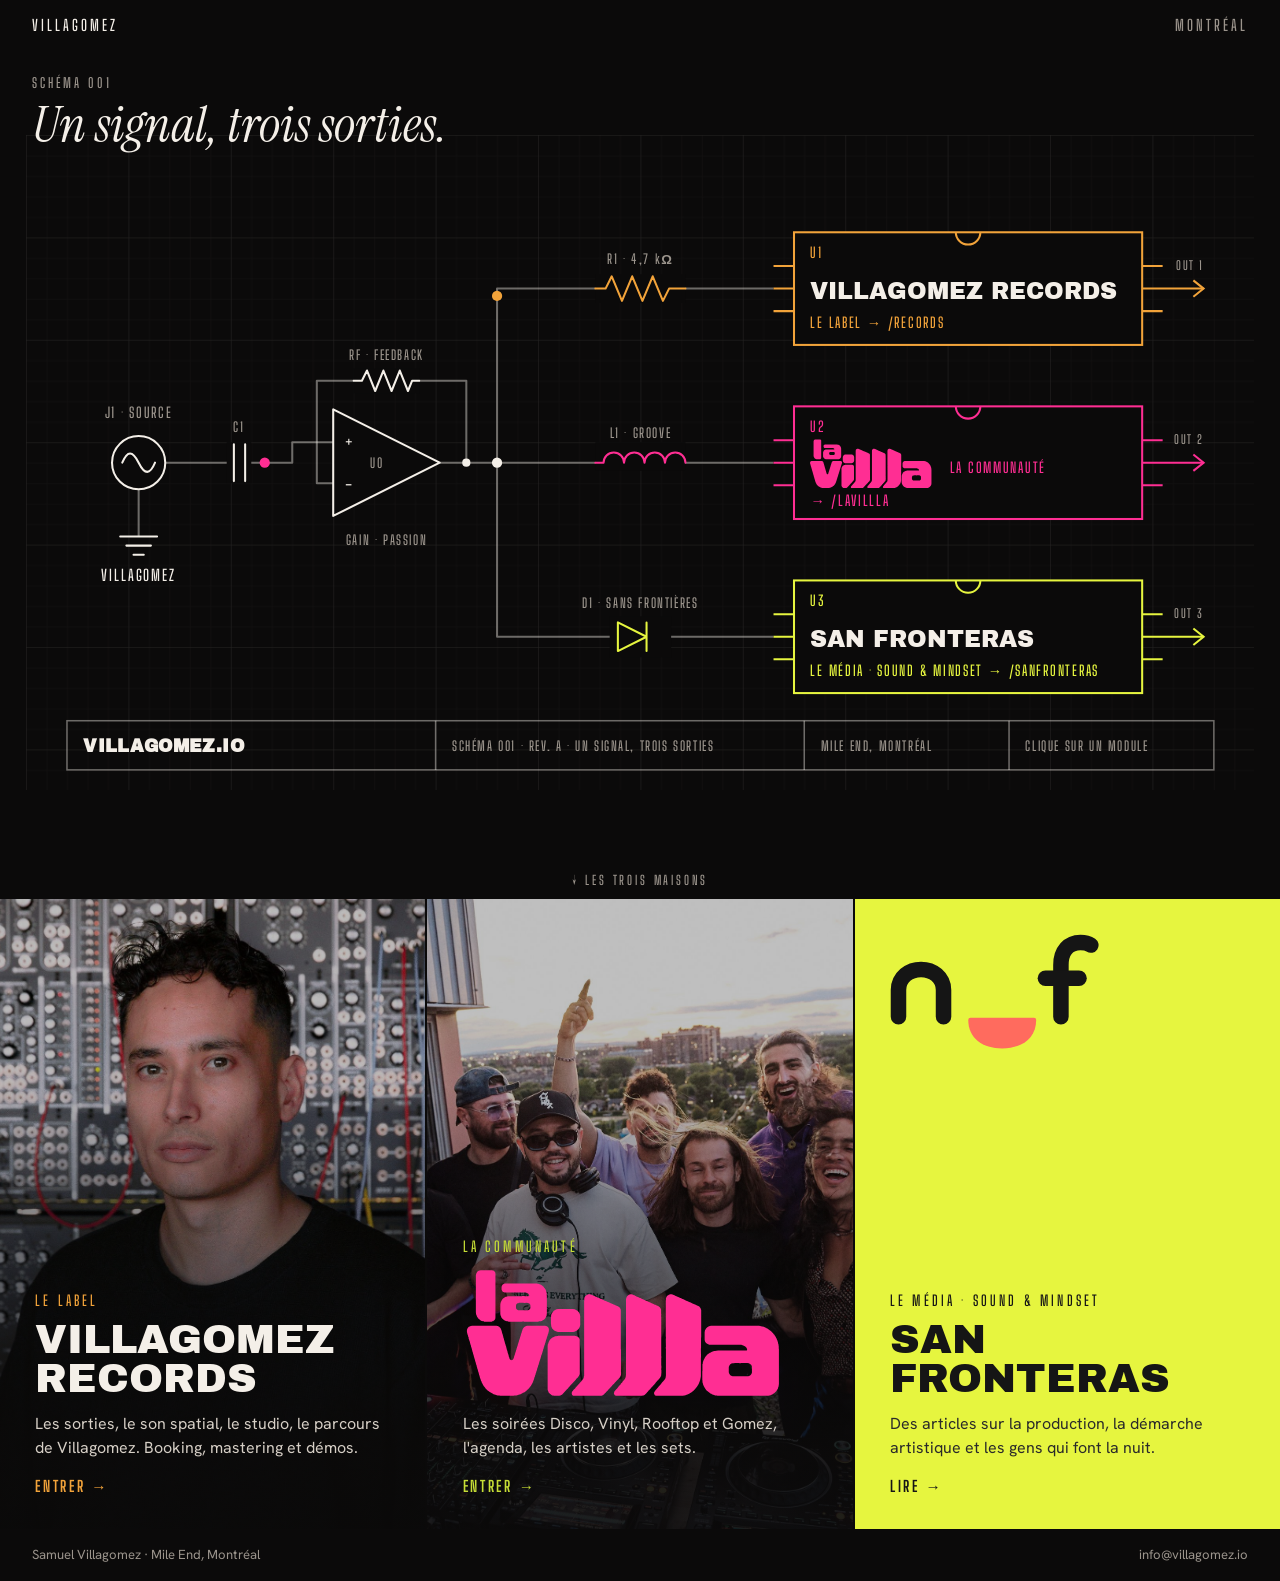
<file: index.html>
<!doctype html>
<html lang="fr-CA">
<head>
  <meta charset="utf-8">
  <meta name="viewport" content="width=device-width, initial-scale=1">
  <title>Villagomez | Records, la viLLLa, San Fronteras</title>
  <meta name="description" content="Villagomez Records, le label. la viLLLa, la communauté. San Fronteras, le média Sound & Mindset. Trois maisons fondées par Samuel Villagomez à Montréal.">
  <link rel="canonical" href="https://villagomez.io/">
  <meta property="og:title" content="Villagomez">
  <meta property="og:description" content="Le label, la communauté et le média de Samuel Villagomez, à Montréal.">
  <meta property="og:url" content="https://villagomez.io/">
  <meta property="og:image" content="https://villagomez.io/images/portrait-modulaire.jpg">
  <meta property="og:type" content="website">
  <meta name="theme-color" content="#0b0a0a">
  <link rel="icon" href="/favicon.svg" type="image/svg+xml">
  <style>
    @font-face { font-family: "Archivo Black"; src: url("/fonts/archivo-black.woff2") format("woff2"); font-display: swap; }
    @font-face { font-family: "Big Shoulders"; src: url("/fonts/big-shoulders-display.woff2") format("woff2"); font-weight: 100 900; font-display: swap; }
    @font-face { font-family: "Hanken Grotesk"; src: url("/fonts/hanken-grotesk-latin-wght-normal.woff2") format("woff2"); font-weight: 100 900; font-display: swap; }
    @font-face { font-family: "Instrument Serif"; font-style: italic; src: url("/fonts/instrument-serif-italic.woff2") format("woff2"); font-display: swap; }
    *, *::before, *::after { box-sizing: border-box; }
    body { margin: 0; background: #0b0a0a; color: #f4efe8; font: 400 1rem/1.5 "Hanken Grotesk", system-ui, sans-serif; display: flex; flex-direction: column; -webkit-font-smoothing: antialiased; }
    a { color: inherit; text-decoration: none; }
    a:focus-visible { outline: 2px solid #f4efe8; outline-offset: -6px; }
    .top { display: flex; justify-content: space-between; align-items: baseline; gap: 1rem; padding: 1.1rem clamp(1rem, 3vw, 2rem); font: 600 .95rem/1 "Big Shoulders", "Arial Narrow", sans-serif; letter-spacing: .2em; text-transform: uppercase; }
    .top span { color: #9b948c; }
    .doors { display: grid; grid-template-columns: repeat(3, 1fr); gap: 2px; min-height: 0; }
    .door { position: relative; overflow: hidden; display: flex; flex-direction: column; justify-content: flex-end; padding: clamp(1.2rem, 3vw, 2.2rem); min-height: 70svh; isolation: isolate; }
    .door img.bg { position: absolute; inset: 0; width: 100%; height: 100%; object-fit: cover; z-index: -2; transition: transform .8s ease, filter .5s; filter: saturate(.85) brightness(.75); }
    .door::before { content: ""; position: absolute; inset: 0; z-index: -1; background: linear-gradient(180deg, rgba(11,10,10,0) 30%, rgba(11,10,10,.88) 88%); }
    .door:hover img.bg, .door:focus-visible img.bg { transform: scale(1.04); filter: saturate(1) brightness(.9); }
    .door__what { font: 600 .9rem/1 "Big Shoulders", "Arial Narrow", sans-serif; letter-spacing: .22em; text-transform: uppercase; margin: 0 0 .8rem; }
    .door h2 { margin: 0; font: 400 clamp(1.8rem, 3.2vw, 2.8rem)/.95 "Archivo Black", "Arial Black", sans-serif; text-transform: uppercase; }
    .door p.lede { margin: .8rem 0 0; max-width: 24rem; color: #d6cfc6; }
    .door__go { margin-top: 1.2rem; font: 700 .95rem/1 "Big Shoulders", "Arial Narrow", sans-serif; letter-spacing: .18em; text-transform: uppercase; }
    .door__go::after { content: " →"; }
    .door--records { background: #16120e; }
    .door--records .door__what, .door--records .door__go { color: #f2a33a; }
    .door--villa { background: #2b0f1e; }
    .door--villa .door__what, .door--villa .door__go { color: #c6dd36; }
    .door--villa h2 { line-height: 0; }
    .door--villa h2 img { width: min(20rem, 100%); height: auto; }
    .door--sf { background: #E6F53F; color: #151515; }
    .door--sf::before { background: none; }
    .door--sf .door__what { color: #151515; }
    .door--sf p.lede { color: #2a2a2a; }
    .door--sf .door__go { color: #151515; }
    .nf { display: inline-flex; align-items: baseline; font: 800 clamp(4rem, 9vw, 7.5rem)/.8 "Archivo Black", sans-serif; letter-spacing: -.03em; margin-bottom: auto; }
    .nf svg.nfl { height: 1em; width: auto; }
    footer { padding: 1rem clamp(1rem, 3vw, 2rem); color: #9b948c; font-size: .82rem; display: flex; flex-wrap: wrap; gap: .4rem 1.4rem; justify-content: space-between; }
    footer a:hover { color: #f4efe8; }

    /* Schéma d'ouverture : un signal, trois sorties */
    .schema { position: relative; min-height: calc(100svh - 3.2rem); display: flex; flex-direction: column; justify-content: center; padding: 1rem clamp(.5rem, 2vw, 2rem) 2.5rem; overflow: hidden; }
    .schema__intro { position: absolute; top: clamp(.5rem, 3vh, 2rem); left: clamp(1rem, 3vw, 2rem); margin: 0; z-index: 1; }
    .schema__intro p { margin: 0; font: 600 .85rem/1 "Big Shoulders", "Arial Narrow", sans-serif; letter-spacing: .22em; text-transform: uppercase; color: #9b948c; }
    .schema__intro h1 { margin: .5rem 0 0; font: italic 400 clamp(1.8rem, 4vw, 3.2rem)/1 "Instrument Serif", Georgia, serif; }
    .schema svg { width: 100%; height: auto; max-height: 86svh; display: block; margin-inline: auto; }
    .schema .s-tel { display: none; }
    @media (max-width: 760px) {
      .schema { padding-top: 5.5rem; }
      .schema .s-desk { display: none; }
      .schema .s-tel { display: block; max-height: none; }
    }
    .schema__down { position: absolute; left: 50%; bottom: .8rem; transform: translateX(-50%); font: 600 .8rem/1 "Big Shoulders", sans-serif; letter-spacing: .22em; text-transform: uppercase; color: #9b948c; }
    .sc text { font-family: "Big Shoulders", "Arial Narrow", sans-serif; font-weight: 600; letter-spacing: .12em; fill: #9b948c; }
    .sc .tr { fill: none; stroke: rgba(244,239,232,.42); stroke-width: 2; stroke-linejoin: round; transition: stroke .3s, stroke-width .3s; }
    .sc .sym { fill: none; stroke: #f4efe8; stroke-width: 2; stroke-linejoin: round; stroke-linecap: round; }
    .sc .mask { fill: #0b0a0a; }
    .sc .dot { fill: #f4efe8; }
    .sc .ic { fill: #0b0a0a; stroke: var(--c); stroke-width: 2; transition: fill .3s; }
    .sc .pin { stroke: var(--c); stroke-width: 2; }
    .sc .ic-ref { fill: var(--c); }
    .sc .ic-name { font-family: "Archivo Black", "Arial Black", sans-serif; font-weight: 400; letter-spacing: 0; fill: #f4efe8; }
    .sc .ic-sub { fill: var(--c); }
    .sc .pulse { fill: var(--c); }
    .sc a { cursor: pointer; }
    .sc a:hover .tr, .sc a:focus-visible .tr { stroke: var(--c); stroke-width: 3; }
    .sc a:hover .ic, .sc a:focus-visible .ic { fill: color-mix(in srgb, var(--c) 14%, #0b0a0a); }
    .sc a:focus-visible { outline: none; }
    .sc .b1 { --c: #f2a33a; } .sc .b2 { --c: #ff2e93; } .sc .b3 { --c: #E6F53F; }
    .sc .tb rect { fill: none; stroke: rgba(244,239,232,.42); stroke-width: 1.5; }
    .sc .tb .tb-big { font-family: "Archivo Black", sans-serif; letter-spacing: .02em; fill: #f4efe8; }
    @media (prefers-reduced-motion: reduce) { .sc .pulse { display: none; } }
    @media (max-width: 860px) {
      .doors { grid-template-columns: 1fr; }
      .door { min-height: 62svh; }
      .door--sf { min-height: 48svh; }
    }
  </style>
</head>
<body>
  <header class="top">
    <a href="/">Villagomez</a>
    <span>Montréal</span>
  </header>

  <section class="schema" aria-label="Un signal, trois sorties">
    <div class="schema__intro">
      <p>Schéma 001</p>
      <h1>Un signal, trois sorties.</h1>
    </div>
    <svg class="sc s-desk" viewBox="0 0 1200 640" role="img" aria-labelledby="sch-t">
      <title id="sch-t">Schéma de circuit : le signal de Villagomez entre, passe dans un ampli et se divise en trois sorties, Villagomez Records, la viLLLa et San Fronteras.</title>
      <defs>
        <pattern id="g1" width="20" height="20" patternUnits="userSpaceOnUse"><path d="M20 0H0V20" fill="none" stroke="rgba(244,239,232,.04)"/></pattern>
        <pattern id="g2" width="100" height="100" patternUnits="userSpaceOnUse"><rect width="100" height="100" fill="url(#g1)"/><path d="M100 0H0V100" fill="none" stroke="rgba(244,239,232,.08)"/></pattern>
      </defs>
      <rect width="1200" height="640" fill="url(#g2)"/>

      <!-- Source -->
      <path class="tr" d="M110 346V392"/>
      <path class="sym" d="M92 392H128M98 401H122M105 410H115"/>
      <circle class="mask" cx="110" cy="320" r="26"/><circle class="sym" cx="110" cy="320" r="26"/>
      <path class="sym" d="M94 320C99 308 104 308 110 320S121 332 126 320"/>
      <text x="110" y="276" text-anchor="middle" font-size="14">J1 · SOURCE</text>
      <text x="110" y="436" text-anchor="middle" font-size="15" fill="#f4efe8" style="fill:#f4efe8">VILLAGOMEZ</text>

      <!-- Entrée, condensateur et ampli -->
      <path class="tr" d="M136 320H260V300H300"/>
      <rect class="mask" x="196" y="300" width="24" height="40"/>
      <path class="sym" d="M203 302V338M214 302V338"/>
      <text x="208" y="290" text-anchor="middle" font-size="13">C1</text>
      <path class="tr" d="M300 340H284V240H430V320"/>
      <rect class="mask" x="320" y="228" width="64" height="24"/>
      <path class="sym" d="M320 240H328L333 230L341 250L349 230L357 250L365 230L373 250L377 240H384"/>
      <text x="352" y="220" text-anchor="middle" font-size="13">RF · FEEDBACK</text>
      <path class="mask" d="M300 268V372L404 320Z"/><path class="sym" d="M300 268V372L404 320Z"/>
      <text x="312" y="306" font-size="16" style="fill:#f4efe8">+</text>
      <text x="312" y="348" font-size="16" style="fill:#f4efe8">−</text>
      <text x="336" y="325" font-size="13">U0</text>
      <text x="352" y="400" text-anchor="middle" font-size="13">GAIN · PASSION</text>
      <path class="tr" d="M404 320H460"/>
      <circle class="dot" cx="430" cy="320" r="4"/>
      <circle class="dot" cx="460" cy="320" r="5"/>

      <!-- Sortie 1 : le label -->
      <a class="b1" href="/records/" aria-label="Villagomez Records, le label">
        <path class="tr" d="M460 320V150H730"/>
        <circle class="pulse" r="5"><animateMotion dur="3.2s" repeatCount="indefinite" path="M136 320H260V300H300L404 320H460V150H1150"/></circle>
        <rect class="mask" x="556" y="136" width="88" height="28"/>
        <path class="sym" d="M556 150H566L572 138L582 162L592 138L602 162L612 138L622 162L628 150H644" style="stroke:var(--c)"/>
        <text x="600" y="126" text-anchor="middle" font-size="13">R1 · 4,7 kΩ</text>
        <path class="pin" d="M730 128H750M730 172H750M1090 128H1110M1090 172H1110"/>
        <path class="pin" d="M730 150H750M1090 150H1150"/><path class="pin" d="M1140 142L1150 150L1140 158" fill="none"/>
        <rect class="ic" x="750" y="95" width="340" height="110"/>
        <path class="pin" d="M908 95A12 12 0 0 0 932 95" fill="none"/>
        <text class="ic-ref" x="766" y="120" font-size="14">U1</text>
        <text class="ic-name" x="766" y="160" font-size="23">VILLAGOMEZ RECORDS</text>
        <text class="ic-sub" x="766" y="188" font-size="14">LE LABEL  →  /RECORDS</text>
        <text x="1150" y="132" text-anchor="end" font-size="12">OUT 1</text>
      </a>

      <!-- Sortie 2 : la communauté -->
      <a class="b2" href="/lavillla/" aria-label="la viLLLa, la communauté">
        <path class="tr" d="M460 320H730"/>
        <circle class="pulse" r="5"><animateMotion dur="3.2s" begin="-2.15s" repeatCount="indefinite" path="M136 320H260V300H300L404 320H1150"/></circle>
        <rect class="mask" x="556" y="300" width="88" height="28"/>
        <path class="sym" d="M556 320H564A10 10 0 0 1 584 320A10 10 0 0 1 604 320A10 10 0 0 1 624 320A10 10 0 0 1 644 320" style="stroke:var(--c)"/>
        <text x="600" y="296" text-anchor="middle" font-size="13">L1 · GROOVE</text>
        <path class="pin" d="M730 298H750M730 342H750M1090 298H1110M1090 342H1110"/>
        <path class="pin" d="M730 320H750M1090 320H1150"/><path class="pin" d="M1140 312L1150 320L1140 328" fill="none"/>
        <rect class="ic" x="750" y="265" width="340" height="110"/>
        <path class="pin" d="M908 265A12 12 0 0 0 932 265" fill="none"/>
        <text class="ic-ref" x="766" y="290" font-size="14">U2</text>
        <image href="/images/la-villla-logo-rose.svg" x="764" y="296" width="122" height="50"/>
        <text class="ic-sub" x="902" y="330" font-size="14">LA COMMUNAUTÉ</text>
        <text class="ic-sub" x="766" y="362" font-size="14">→  /LAVILLLA</text>
        <text x="1150" y="302" text-anchor="end" font-size="12">OUT 2</text>
      </a>

      <!-- Sortie 3 : le média -->
      <a class="b3" href="/sanfronteras/" aria-label="San Fronteras, le média">
        <path class="tr" d="M460 320V490H730"/>
        <circle class="pulse" r="5"><animateMotion dur="3.2s" begin="-1.1s" repeatCount="indefinite" path="M136 320H260V300H300L404 320H460V490H1150"/></circle>
        <rect class="mask" x="570" y="470" width="60" height="40"/>
        <path class="sym" d="M578 476V504L606 490Z M606 476V504" style="stroke:var(--c)"/>
        <text x="600" y="462" text-anchor="middle" font-size="13">D1 · SANS FRONTIÈRES</text>
        <path class="pin" d="M730 468H750M730 512H750M1090 468H1110M1090 512H1110"/>
        <path class="pin" d="M730 490H750M1090 490H1150"/><path class="pin" d="M1140 482L1150 490L1140 498" fill="none"/>
        <rect class="ic" x="750" y="435" width="340" height="110"/>
        <path class="pin" d="M908 435A12 12 0 0 0 932 435" fill="none"/>
        <text class="ic-ref" x="766" y="460" font-size="14">U3</text>
        <text class="ic-name" x="766" y="500" font-size="23">SAN FRONTERAS</text>
        <text class="ic-sub" x="766" y="528" font-size="14">LE MÉDIA · SOUND &amp; MINDSET  →  /SANFRONTERAS</text>
        <text x="1150" y="472" text-anchor="end" font-size="12">OUT 3</text>
      </a>

      <!-- Cartouche -->
      <g class="tb">
        <rect x="40" y="572" width="1120" height="48"/>
        <path d="M400 572V620M760 572V620M960 572V620" stroke="rgba(244,239,232,.42)" stroke-width="1.5"/>
        <text class="tb-big" x="56" y="603" font-size="17">VILLAGOMEZ.IO</text>
        <text x="416" y="602" font-size="13">SCHÉMA 001 · REV. A · UN SIGNAL, TROIS SORTIES</text>
        <text x="776" y="602" font-size="13">MILE END, MONTRÉAL</text>
        <text x="976" y="602" font-size="13">CLIQUE SUR UN MODULE</text>
      </g>
    </svg>
    <svg class="sc s-tel" viewBox="0 0 390 860" role="img" aria-labelledby="sch-t2">
      <title id="sch-t2">Schéma de circuit : le signal de Villagomez entre, passe dans un ampli et se divise en trois sorties, Villagomez Records, la viLLLa et San Fronteras.</title>
      <rect width="390" height="860" fill="url(#g2)"/>
      <circle class="mask" cx="195" cy="58" r="24"/><circle class="sym" cx="195" cy="58" r="24"/>
      <path class="sym" d="M180 58C185 47 190 47 195 58S205 69 210 58"/>
      <text x="160" y="52" text-anchor="end" font-size="12">J1 · SOURCE</text>
      <text x="160" y="70" text-anchor="end" font-size="13" style="fill:#f4efe8">VILLAGOMEZ</text>
      <path class="tr" d="M195 82V150H175V180"/>
      <rect class="mask" x="175" y="106" width="40" height="20"/>
      <path class="sym" d="M177 111H213M177 121H213"/>
      <text x="224" y="120" font-size="12">C1</text>
      <path class="tr" d="M215 180V150H300V286H195"/>
      <rect class="mask" x="288" y="186" width="24" height="64"/>
      <path class="sym" d="M300 186V194L290 199L310 207L290 215L310 223L290 231L310 239L300 244V250"/>
      <text x="318" y="222" font-size="12">RF</text>
      <path class="mask" d="M145 180H245L195 262Z"/><path class="sym" d="M145 180H245L195 262Z"/>
      <text x="170" y="198" font-size="14" style="fill:#f4efe8">+</text>
      <text x="211" y="198" font-size="14" style="fill:#f4efe8">−</text>
      <text x="195" y="222" text-anchor="middle" font-size="12">U0</text>
      <text x="138" y="232" text-anchor="end" font-size="11">GAIN · PASSION</text>
      <path class="tr" d="M195 262V310"/>
      <circle class="dot" cx="195" cy="286" r="4"/>
      <circle class="dot" cx="195" cy="310" r="5"/>
      <path class="tr" d="M195 310H40V380"/>

      <a class="b1" href="/records/" aria-label="Villagomez Records, le label">
        <path class="tr" d="M40 380H130"/>
        <circle class="pulse" r="5"><animateMotion dur="3.2s" repeatCount="indefinite" path="M195 82V150H175V180L195 262V310H40V380H380"/></circle>
        <rect class="mask" x="58" y="368" width="50" height="24"/>
        <path class="sym" d="M58 380H62L66 371L72 389L78 371L84 389L90 371L96 389L100 380H108" style="stroke:var(--c)"/>
        <text x="83" y="362" text-anchor="middle" font-size="11">R1</text>
        <rect class="ic" x="130" y="325" width="230" height="110"/>
        <path class="pin" d="M233 325A12 12 0 0 0 257 325" fill="none"/>
        <path class="pin" d="M360 380H380"/>
        <text class="ic-ref" x="144" y="348" font-size="13">U1</text>
        <text class="ic-name" x="144" y="378" font-size="19">VILLAGOMEZ</text>
        <text class="ic-name" x="144" y="400" font-size="19">RECORDS</text>
        <text class="ic-sub" x="144" y="423" font-size="12">LE LABEL  →</text>
      </a>

      <a class="b2" href="/lavillla/" aria-label="la viLLLa, la communauté">
        <path class="tr" d="M40 380V550H130"/>
        <circle class="pulse" r="5"><animateMotion dur="3.2s" begin="-2.15s" repeatCount="indefinite" path="M195 82V150H175V180L195 262V310H40V550H380"/></circle>
        <rect class="mask" x="56" y="536" width="56" height="24"/>
        <path class="sym" d="M56 550H60A8 8 0 0 1 76 550A8 8 0 0 1 92 550A8 8 0 0 1 108 550H112" style="stroke:var(--c)"/>
        <text x="84" y="530" text-anchor="middle" font-size="11">L1</text>
        <rect class="ic" x="130" y="495" width="230" height="110"/>
        <path class="pin" d="M233 495A12 12 0 0 0 257 495" fill="none"/>
        <path class="pin" d="M360 550H380"/>
        <text class="ic-ref" x="144" y="518" font-size="13">U2</text>
        <image href="/images/la-villla-logo-rose.svg" x="142" y="526" width="112" height="46"/>
        <text class="ic-sub" x="144" y="593" font-size="12">LA COMMUNAUTÉ  →</text>
      </a>

      <a class="b3" href="/sanfronteras/" aria-label="San Fronteras, le média">
        <path class="tr" d="M40 550V720H130"/>
        <circle class="pulse" r="5"><animateMotion dur="3.2s" begin="-1.1s" repeatCount="indefinite" path="M195 82V150H175V180L195 262V310H40V720H380"/></circle>
        <rect class="mask" x="66" y="704" width="36" height="32"/>
        <path class="sym" d="M70 710V730L90 720Z M90 710V730" style="stroke:var(--c)"/>
        <text x="80" y="698" text-anchor="middle" font-size="11">D1</text>
        <rect class="ic" x="130" y="665" width="230" height="110"/>
        <path class="pin" d="M233 665A12 12 0 0 0 257 665" fill="none"/>
        <path class="pin" d="M360 720H380"/>
        <text class="ic-ref" x="144" y="688" font-size="13">U3</text>
        <text class="ic-name" x="144" y="718" font-size="19">SAN</text>
        <text class="ic-name" x="144" y="740" font-size="19">FRONTERAS</text>
        <text class="ic-sub" x="144" y="763" font-size="12">LE MÉDIA  →</text>
      </a>

      <g class="tb">
        <rect x="20" y="806" width="350" height="40"/>
        <path d="M190 806V846" stroke="rgba(244,239,232,.42)" stroke-width="1.5"/>
        <text class="tb-big" x="32" y="832" font-size="14">VILLAGOMEZ.IO</text>
        <text x="202" y="831" font-size="11">SCHÉMA 001 · REV. A</text>
      </g>
    </svg>
    <a class="schema__down" href="#maisons">↓ Les trois maisons</a>
  </section>

  <main class="doors" id="maisons">
    <a class="door door--records" href="/records/">
      <img class="bg" src="/images/portrait-modulaire.jpg" alt="" onerror="this.remove()">
      <p class="door__what">Le label</p>
      <h2>Villagomez<br>Records</h2>
      <p class="lede">Les sorties, le son spatial, le studio, le parcours de Villagomez. Booking, mastering et démos.</p>
      <span class="door__go">Entrer</span>
    </a>

    <a class="door door--villa" href="/lavillla/">
      <img class="bg" src="/images/collectif.jpg" alt="" onerror="this.remove()">
      <p class="door__what">La communauté</p>
      <h2><img src="/images/la-villla-logo-rose.svg" alt="la viLLLa" width="2042" height="840"></h2>
      <p class="lede">Les soirées Disco, Vinyl, Rooftop et Gomez, l'agenda, les artistes et les sets.</p>
      <span class="door__go">Entrer</span>
    </a>

    <a class="door door--sf" href="/sanfronteras/">
      <span class="nf" aria-hidden="true"><svg class="nfl" viewBox="118 238 568 312" aria-hidden="true"><g fill="none" stroke="currentColor" stroke-width="42" stroke-linecap="round" stroke-linejoin="round"><path d="M141 462V390C141 355 170 334 202 334S263 355 263 390V462"/><path d="M581 462V322C581 284 602 261 634 261C647 261 656 264 662 268"/><path d="M539 358H630"/></g><path d="M336 465H508Q514 465 514 471C514 520 476 548 422 548S330 520 330 471Q330 465 336 465Z" fill="#FF6B5E"/></svg></span>
      <p class="door__what">Le média · Sound &amp; Mindset</p>
      <h2>San<br>Fronteras</h2>
      <p class="lede">Des articles sur la production, la démarche artistique et les gens qui font la nuit.</p>
      <span class="door__go">Lire</span>
    </a>
  </main>

  <footer>
    <span>Samuel Villagomez · Mile End, Montréal</span>
    <a href="mailto:info@villagomez.io">info@villagomez.io</a>
  </footer>
</body>
</html>
</file>
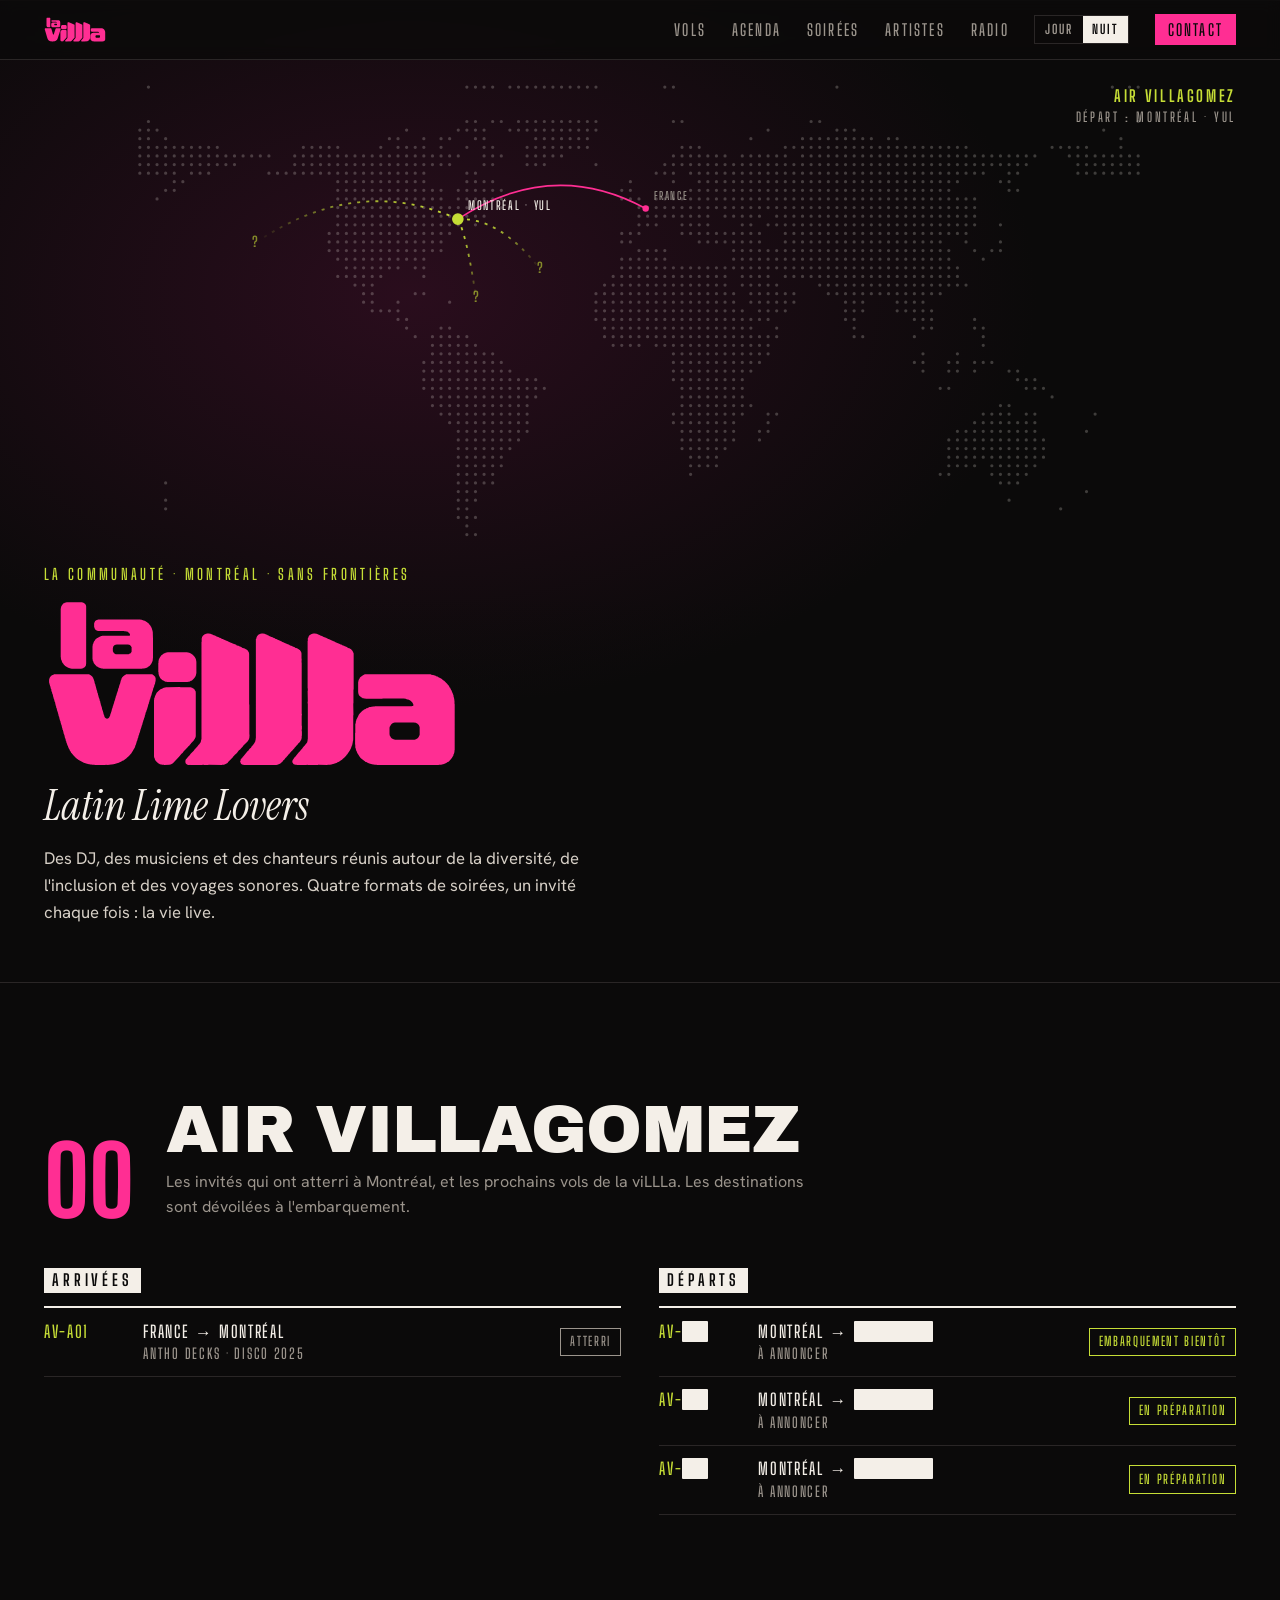
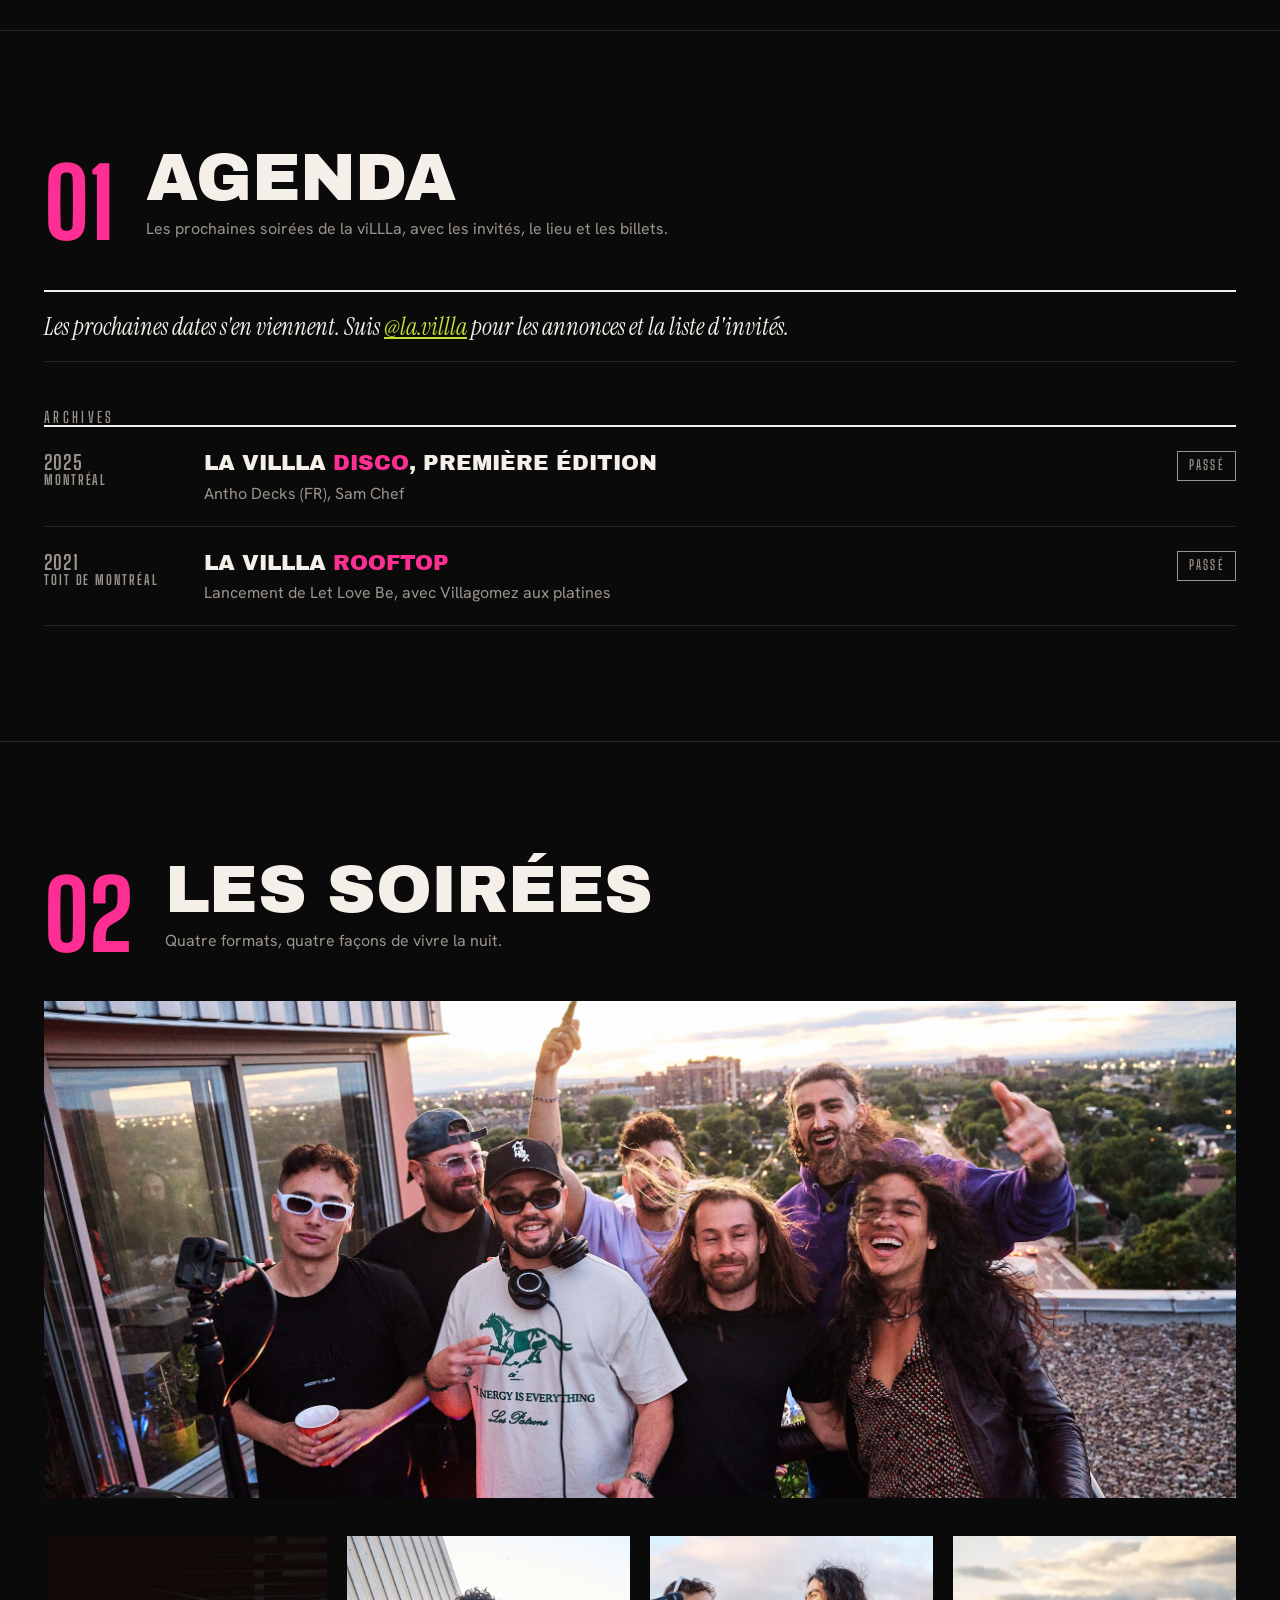
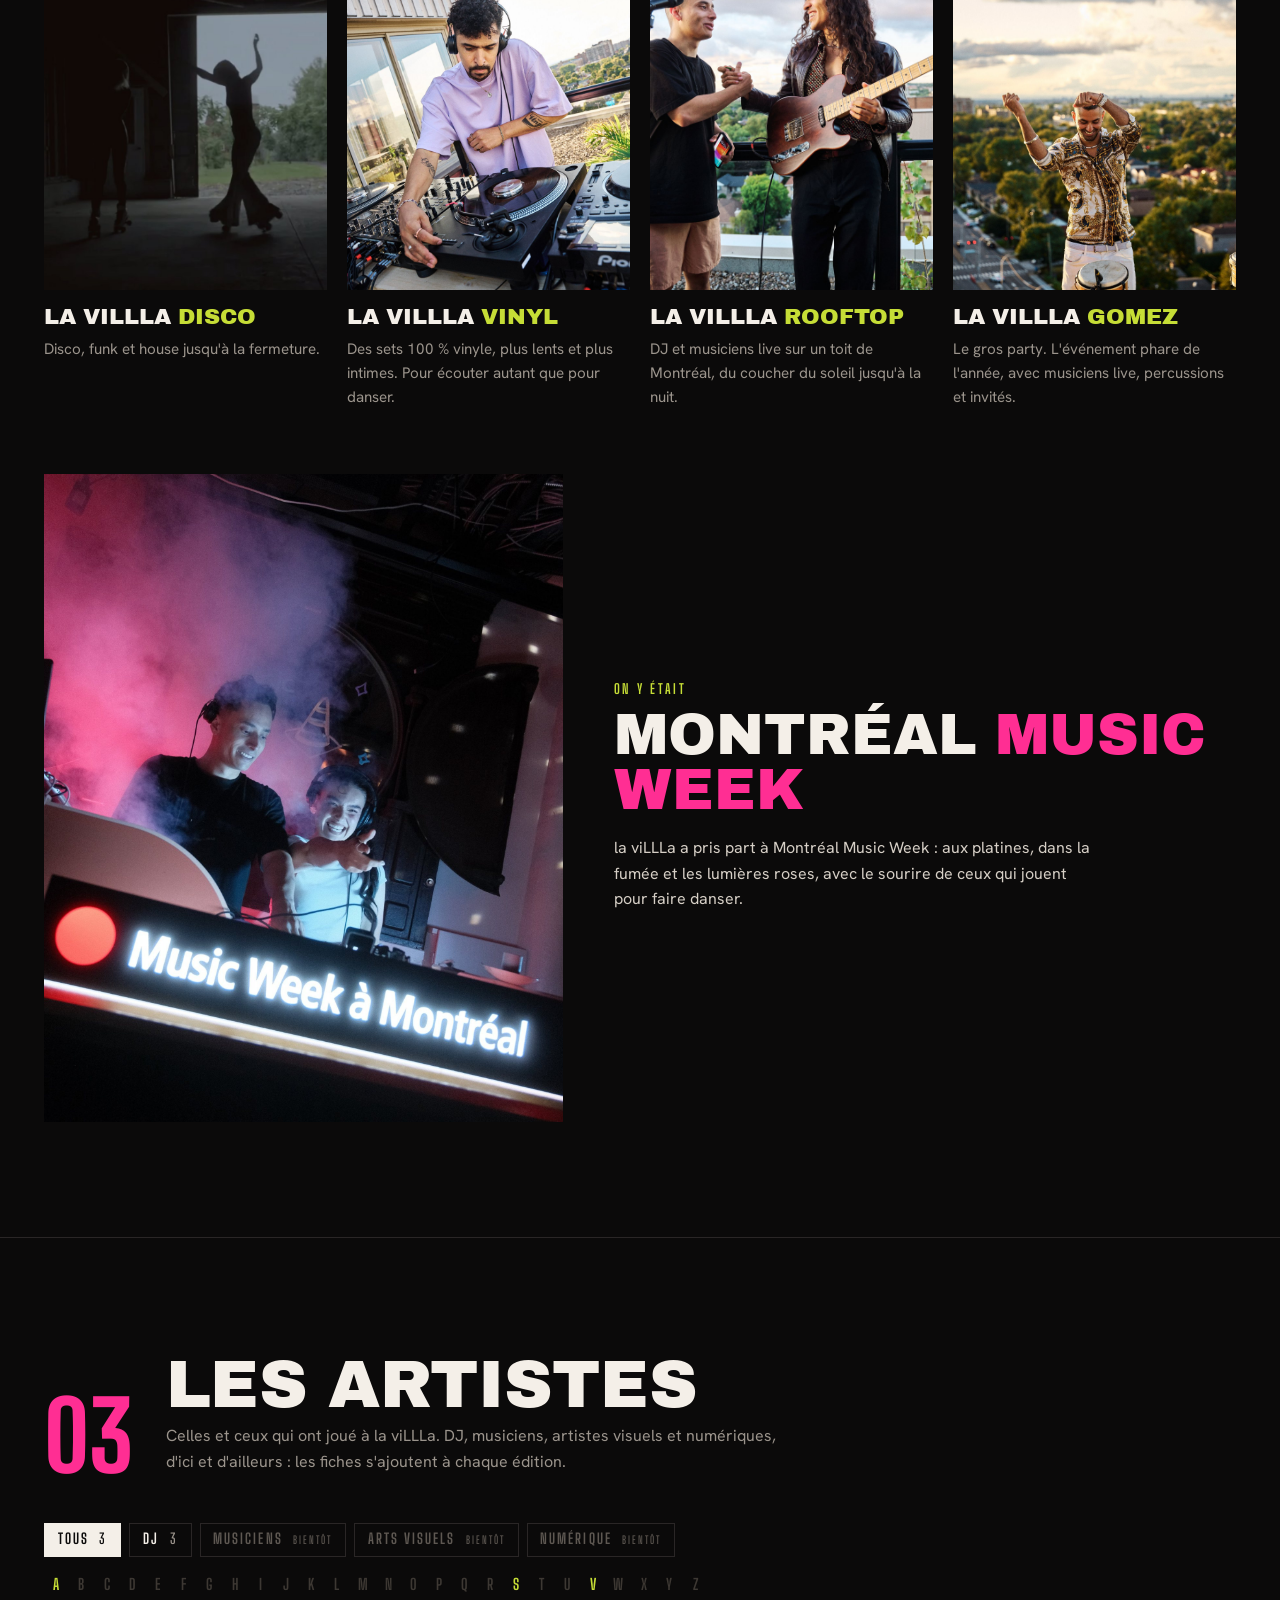
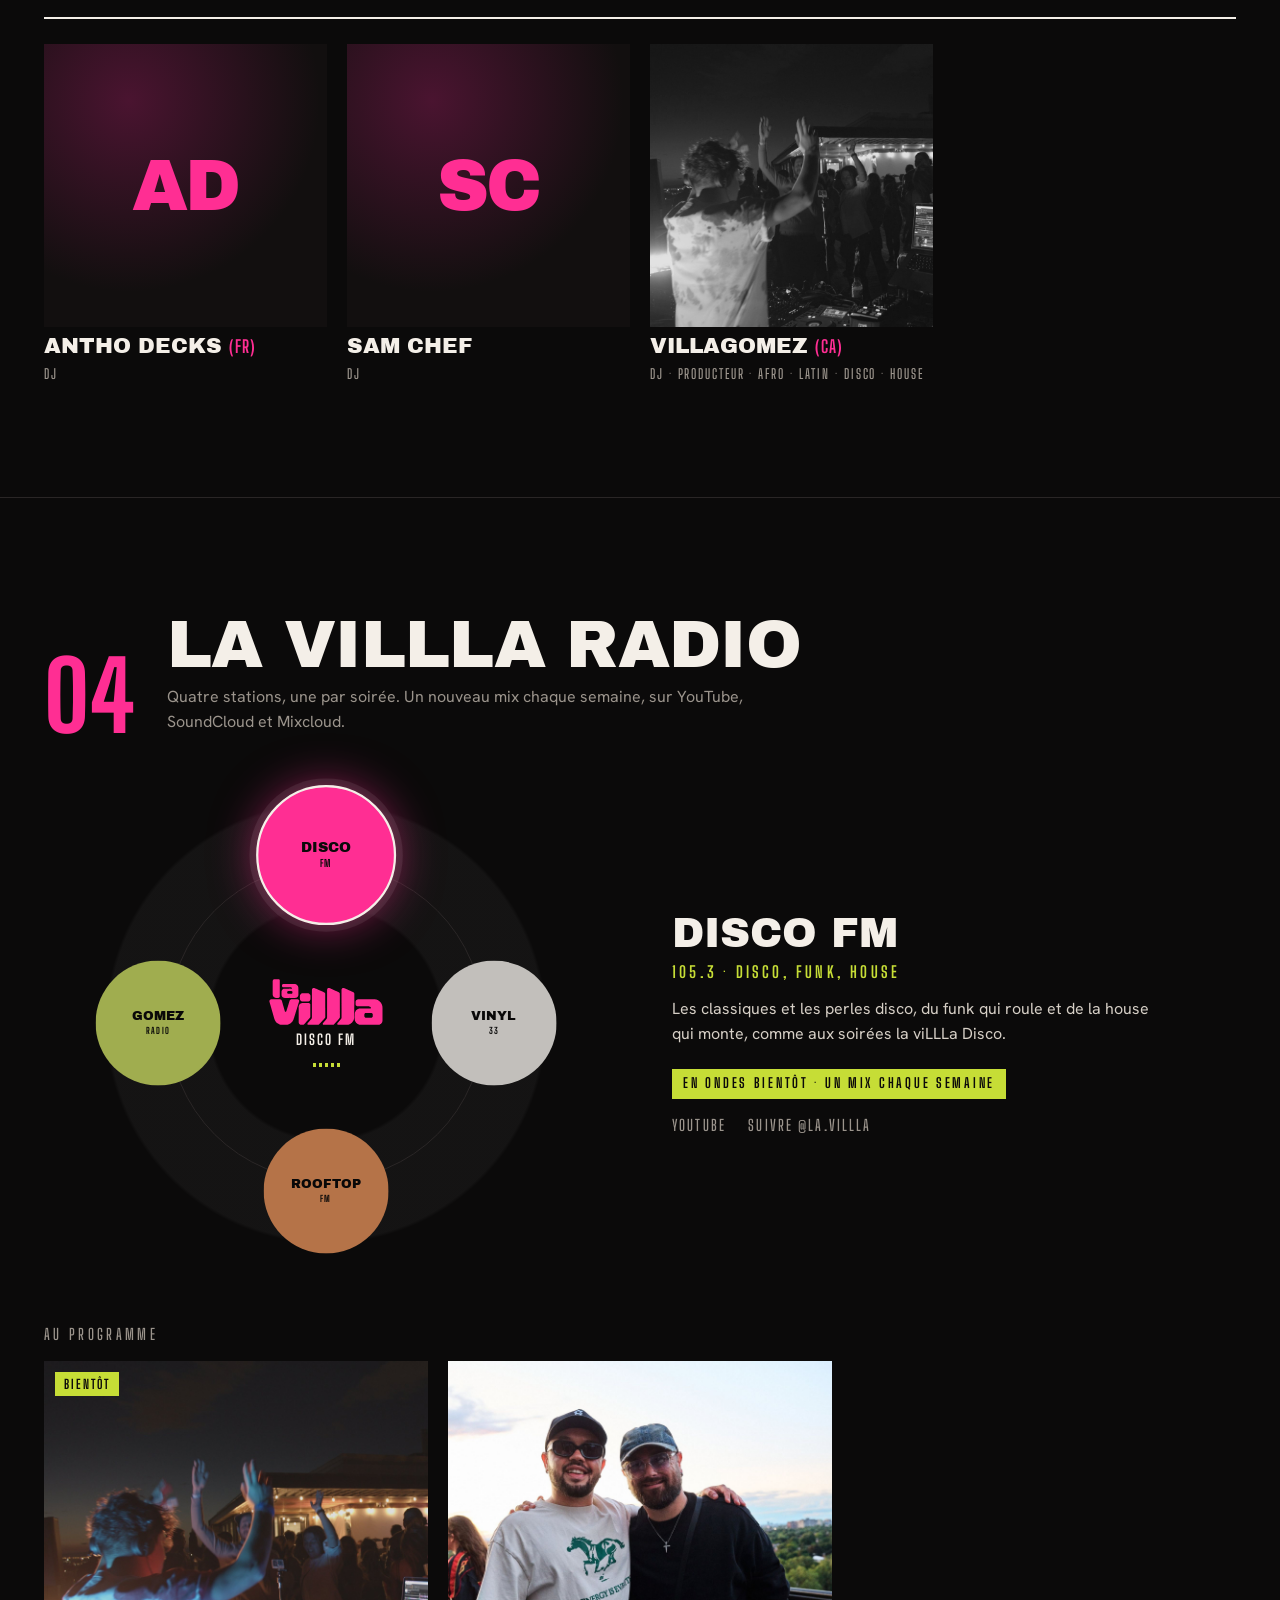
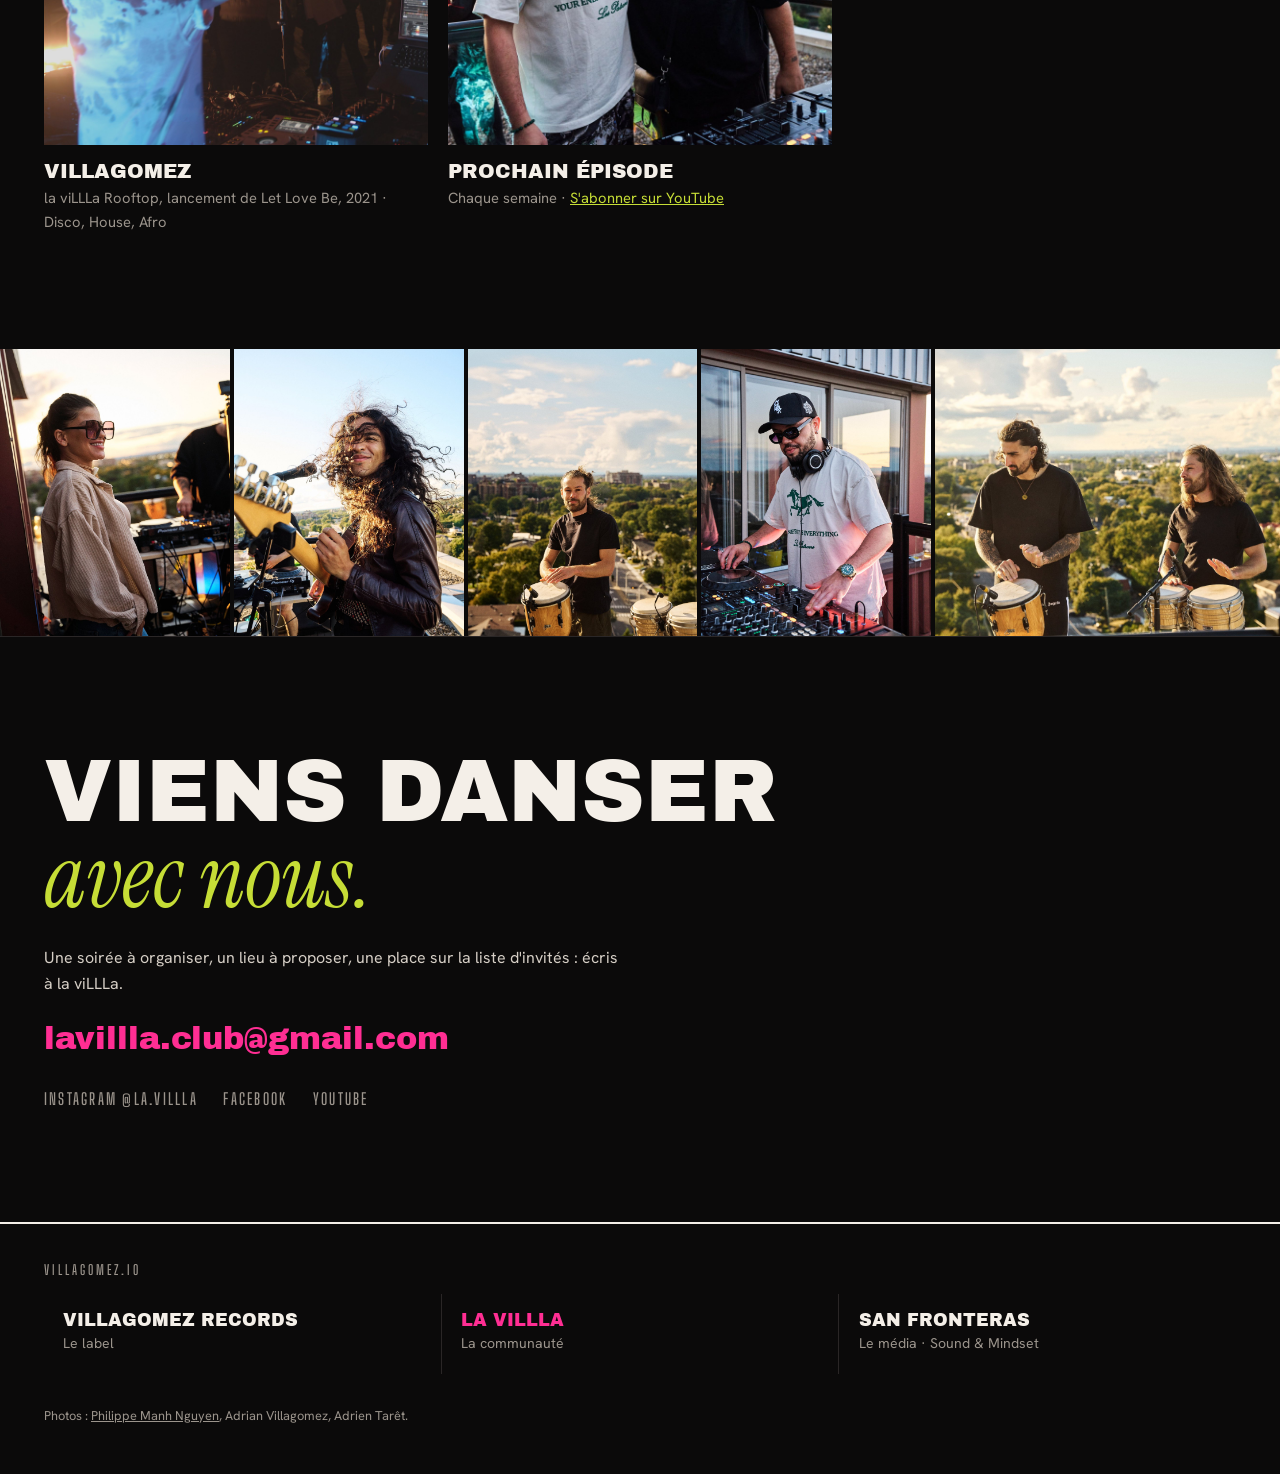
<file: lavillla/index.html>
<!doctype html>
<html lang="fr-CA">
<head>
  <meta charset="utf-8">
  <meta name="viewport" content="width=device-width, initial-scale=1">
  <title>la viLLLa | La communauté, Montréal</title>
  <meta name="description" content="la viLLLa, la communauté montréalaise de DJ, de musiciens et de chanteurs. Soirées Disco, Vinyl, Rooftop et Gomez, agenda, artistes et sets filmés.">
  <link rel="canonical" href="https://villagomez.io/lavillla/">
  <meta property="og:site_name" content="la viLLLa">
  <meta property="og:title" content="la viLLLa · Latin Lime Lovers">
  <meta property="og:description" content="La communauté, à Montréal. DJ, musiciens et chanteurs, quatre formats de soirées, un invité chaque fois.">
  <meta property="og:url" content="https://villagomez.io/lavillla/">
  <meta property="og:image" content="https://villagomez.io/images/collectif.jpg">
  <meta property="og:type" content="website">
  <meta name="theme-color" content="#0b0a0a">
  <link rel="icon" href="/favicon.svg" type="image/svg+xml">
  <link rel="preload" href="/fonts/archivo-black.woff2" as="font" type="font/woff2" crossorigin>
  <script>(function(){var t=null;try{t=sessionStorage.getItem('lv-mode');}catch(e){}var h=new Date().getHours();var nuit=t?t==='nuit':(h>=18||h<6);if(!nuit){document.documentElement.classList.add('jour');}})();</script>
  <style>
    @font-face { font-family: "Archivo Black"; src: url("/fonts/archivo-black.woff2") format("woff2"); font-display: swap; }
    @font-face { font-family: "Big Shoulders"; src: url("/fonts/big-shoulders-display.woff2") format("woff2"); font-weight: 100 900; font-display: swap; }
    @font-face { font-family: "Hanken Grotesk"; src: url("/fonts/hanken-grotesk-latin-wght-normal.woff2") format("woff2"); font-weight: 100 900; font-display: swap; }
    @font-face { font-family: "Instrument Serif"; font-style: italic; src: url("/fonts/instrument-serif-italic.woff2") format("woff2"); font-display: swap; }

    :root {
      --night: #0b0a0a;
      --night-2: #151313;
      --white: #f4efe8;
      --dim: #9b948c;
      --line: #2a2626;
      --rose: #ff2e93;
      --lime: #c6dd36;
      --lime-bg: #c6dd36;
      --on-accent: #0b0a0a;
      --soft: #d6cfc6;
      --tile-a: #4a1430;
      --tile-b: #120f0f;
      --dots: rgba(244,239,232,.22);
      --arc: #c6dd36;
      --wheel: rgba(255,255,255,.04);
      --st2: #f4efe8;
      --off: #3d3833;
      --top-bg: rgba(11,10,10,.82);
      --sky: #2a0d1d;
      --head: "Archivo Black", "Arial Black", sans-serif;
      --meta: "Big Shoulders", "Arial Narrow", sans-serif;
      --body: "Hanken Grotesk", system-ui, sans-serif;
      --serif: "Instrument Serif", Georgia, serif;
      --gutter: clamp(1rem, 4vw, 2.75rem);
      --section: clamp(4rem, 9vw, 7.5rem);
    }
    /* Jour : l'esprit Piknic, Latin Lime Lovers en plein soleil */
    :root.jour {
      --night: #dcf14a;
      --night-2: #d0e63f;
      --white: #141212;
      --dim: #4a5214;
      --line: rgba(20,18,18,.16);
      --lime: #d10f6e;
      --lime-bg: #ffffff;
      --soft: #22260d;
      --tile-a: #ffffff;
      --tile-b: #eef7b0;
      --dots: rgba(20,18,18,.28);
      --arc: #141212;
      --wheel: rgba(20,18,18,.06);
      --st2: #ffffff;
      --off: rgba(20,18,18,.28);
      --top-bg: rgba(220,241,74,.9);
      --sky: #ffe45c;
    }
    body { transition: background .4s, color .4s; }
    *, *::before, *::after { box-sizing: border-box; }
    html { scroll-behavior: smooth; scroll-padding-top: 4.5rem; }
    @media (prefers-reduced-motion: reduce) { html { scroll-behavior: auto; } }
    body { margin: 0; background: var(--night); color: var(--white); font: 400 1rem/1.6 var(--body); -webkit-font-smoothing: antialiased; }
    img { display: block; max-width: 100%; }
    a { color: inherit; }
    a:focus-visible, button:focus-visible { outline: 2px solid var(--lime); outline-offset: 3px; }
    .wrap { width: 100%; max-width: 88rem; margin-inline: auto; padding-inline: var(--gutter); }

    /* Barre du haut */
    .top { position: fixed; inset: 0 0 auto; z-index: 20; display: flex; align-items: center; justify-content: space-between; gap: 1rem; padding: .9rem var(--gutter); background: var(--top-bg); border-bottom: 1px solid var(--line); backdrop-filter: blur(8px); }
    .top__logo img { height: 1.6rem; width: auto; }
    .top nav { display: flex; gap: clamp(.9rem, 2vw, 1.8rem); font: 600 1rem/1 var(--meta); letter-spacing: .14em; text-transform: uppercase; }
    .top nav a { text-decoration: none; color: var(--dim); }
    .top nav a:hover { color: var(--lime); }
    .top nav .top__cta { color: var(--on-accent); background: var(--rose); padding: .45rem .8rem; }
    .top nav .top__cta:hover { color: var(--on-accent); background: var(--lime-bg); }
    @media (max-width: 760px) { .top nav a:not(.top__cta) { display: none; } }

    /* Une */
    .hero { position: relative; min-height: 100svh; display: grid; align-items: end; padding: 7rem 0 clamp(2rem, 5vw, 3.5rem); overflow: hidden; }
    .hero__bg { position: absolute; inset: 0; background: radial-gradient(120% 80% at 70% 30%, #3a1027, var(--night) 70%); }
    .hero__bg img { width: 100%; height: 100%; object-fit: cover; filter: saturate(1.08) contrast(1.05); }
    .hero__bg::after { content: ""; position: absolute; inset: 0; background: linear-gradient(180deg, transparent 0%, transparent 60%, var(--night) 100%); }
    .hero .wrap { position: relative; }
    .kicker { font: 600 .95rem/1 var(--meta); letter-spacing: .22em; text-transform: uppercase; color: var(--lime); margin: 0 0 1.4rem; }
    .hero h1 { margin: 0; line-height: 0; }
    .hero h1 img { width: min(44rem, 82vw); height: auto; }
    .hero__slogan { margin: 1.4rem 0 0; font: italic 400 clamp(1.6rem, 3.4vw, 2.6rem)/1.1 var(--serif); }
    .hero__lede { max-width: 34rem; margin: 1rem 0 0; color: var(--soft); font-size: 1.05rem; }
    .hero__credit { position: absolute; right: var(--gutter); bottom: 1rem; margin: 0; font-size: .72rem; color: var(--dim); }
    .hero__credit a { text-decoration: none; }

    /* Titres de section, façon journal */
    section { padding-block: var(--section); border-top: 1px solid var(--line); }
    .head { display: grid; grid-template-columns: auto 1fr; gap: .4rem 2rem; align-items: end; margin-bottom: clamp(2rem, 4vw, 3rem); }
    .head__num { grid-row: span 2; font: 800 clamp(3rem, 8vw, 6rem)/.8 var(--meta); color: var(--rose); }
    .head h2 { margin: 0; font: 400 clamp(2rem, 5.5vw, 4.2rem)/.95 var(--head); text-transform: uppercase; letter-spacing: -.01em; }
    .head p { margin: 0; max-width: 40rem; color: var(--dim); }

    /* Agenda, façon Resident Advisor */
    .agenda { list-style: none; margin: 0; padding: 0; border-top: 2px solid var(--white); }
    .agenda li { display: grid; grid-template-columns: 8.5rem 1fr auto; gap: 1.5rem; align-items: baseline; padding: 1.2rem 0; border-bottom: 1px solid var(--line); }
    .agenda__date { font: 700 1.25rem/1.1 var(--meta); letter-spacing: .06em; text-transform: uppercase; }
    .agenda__date small { display: block; font-size: .85rem; color: var(--dim); letter-spacing: .14em; }
    .agenda h3 { margin: 0; font: 400 1.35rem/1.15 var(--head); text-transform: uppercase; }
    .agenda h3 b { color: var(--rose); font-weight: 400; }
    .agenda p { margin: .3rem 0 0; color: var(--dim); }
    .agenda__tag { font: 600 .85rem/1 var(--meta); letter-spacing: .16em; text-transform: uppercase; padding: .45rem .7rem; border: 1px solid currentColor; text-decoration: none; white-space: nowrap; }
    .agenda__tag--soon { color: var(--lime); }
    .agenda__tag--past { color: var(--dim); }
    .agenda .is-empty { grid-template-columns: 1fr; }
    .agenda .is-empty p { color: var(--white); font: italic 400 1.5rem/1.3 var(--serif); margin: 0; }
    .agenda .is-empty a { color: var(--lime); }
    .subhead { margin: 3rem 0 0; font: 600 .95rem/1 var(--meta); letter-spacing: .22em; text-transform: uppercase; color: var(--dim); }
    @media (max-width: 640px) {
      .agenda li { grid-template-columns: 1fr; gap: .5rem; }
      .agenda__tag { justify-self: start; }
    }

    /* Formats de soirées */
    .formats { display: grid; grid-template-columns: repeat(4, 1fr); gap: clamp(.75rem, 1.6vw, 1.25rem); }
    .format figure { margin: 0 0 1rem; aspect-ratio: 4 / 5; overflow: hidden; background: radial-gradient(90% 90% at 30% 20%, var(--tile-a), var(--tile-b) 75%); }
    .format figure img { width: 100%; height: 100%; object-fit: cover; transition: transform .6s ease; }
    .format:hover figure img { transform: scale(1.04); }
    .format h3 { margin: 0; font: 400 1.4rem/1 var(--head); text-transform: uppercase; }
    .format h3 span { color: var(--lime); }
    .format p { margin: .5rem 0 0; color: var(--dim); font-size: .95rem; }
    @media (max-width: 900px) { .formats { grid-template-columns: repeat(2, 1fr); } }

    /* Artistes, façon ADE */
    .artists { display: grid; grid-template-columns: repeat(4, 1fr); gap: 1px; background: var(--line); border: 1px solid var(--line); }
    .artist { background: var(--night); padding: 1.4rem; display: flex; flex-direction: column; gap: .35rem; min-height: 14rem; }
    .artist figure { margin: -1.4rem -1.4rem 1rem; aspect-ratio: 1; overflow: hidden; background: radial-gradient(90% 90% at 30% 20%, var(--tile-a), var(--tile-b) 75%); }
    .artist figure img { width: 100%; height: 100%; object-fit: cover; filter: grayscale(1) contrast(1.05); transition: filter .4s; }
    .artist:hover figure img { filter: none; }
    .artist__role { font: 600 .82rem/1 var(--meta); letter-spacing: .18em; text-transform: uppercase; color: var(--rose); }
    .artist h3 { margin: 0; font: 400 1.45rem/1.05 var(--head); text-transform: uppercase; }
    .artist__from { margin: 0; color: var(--dim); font-size: .92rem; }
    .artist__played { margin: auto 0 0; padding-top: .9rem; border-top: 1px solid var(--line); font-size: .85rem; color: var(--dim); }
    .artist__init { margin: -1.4rem -1.4rem 1rem; aspect-ratio: 1; display: grid; place-items: center; background: radial-gradient(90% 90% at 30% 20%, var(--tile-a), var(--tile-b) 75%); font: 400 clamp(3rem, 7vw, 5rem)/1 var(--head); color: var(--rose); letter-spacing: -.04em; }
    .artist--call { grid-column: 1 / -1; min-height: 0; background: var(--rose); color: var(--night); display: grid; grid-template-columns: 1fr 1.4fr auto; align-items: center; gap: 1rem 2rem; }
    @media (max-width: 760px) { .artist--call { grid-template-columns: 1fr; } }
    .artist--call h3 { font-size: 1.35rem; }
    .artist--call p { margin: 0; }
    .artist--call a { font: 700 1rem/1 var(--meta); letter-spacing: .14em; text-transform: uppercase; }
    @media (max-width: 1000px) { .artists { grid-template-columns: repeat(2, 1fr); } }
    @media (max-width: 520px) { .artists { grid-template-columns: 1fr; } }

    /* Sets */
    .sets { list-style: none; margin: 0; padding: 0; display: grid; grid-template-columns: repeat(3, 1fr); gap: clamp(.75rem, 1.6vw, 1.25rem); }
    .set { position: relative; }
    .set figure { margin: 0 0 .9rem; aspect-ratio: 1; overflow: hidden; background: radial-gradient(90% 90% at 30% 20%, var(--tile-a), var(--tile-b) 75%); }
    .set figure img { width: 100%; height: 100%; object-fit: cover; }
    .set__badge { position: absolute; top: .7rem; left: .7rem; background: var(--lime-bg); color: var(--on-accent); font: 700 .8rem/1 var(--meta); letter-spacing: .16em; text-transform: uppercase; padding: .35rem .55rem; }
    .set h3 { margin: 0; font: 400 1.25rem/1.1 var(--head); text-transform: uppercase; }
    .set p { margin: .3rem 0 0; color: var(--dim); font-size: .92rem; }
    .set a { color: var(--lime); }
    @media (max-width: 760px) { .sets { grid-template-columns: 1fr; } }

    /* Bande photo */
    .strip { display: grid; grid-template-columns: repeat(4, 1fr) 1.5fr; gap: 4px; padding: 0; border-top: 0; }
    .strip figure { margin: 0; aspect-ratio: 4 / 5; overflow: hidden; background: #1a1717; }
    .strip figure:last-child { aspect-ratio: auto; }
    .strip img { width: 100%; height: 100%; object-fit: cover; }
    @media (max-width: 760px) { .strip { grid-template-columns: repeat(2, 1fr); } .strip figure:last-child { grid-column: span 2; aspect-ratio: 3 / 2; } }

    /* Contact */
    .contact h2 { margin: 0; font: 400 clamp(2.2rem, 7vw, 5.5rem)/.92 var(--head); text-transform: uppercase; }
    .contact h2 em { font: italic 400 1em/1 var(--serif); text-transform: none; color: var(--lime); }
    .contact__lede { max-width: 36rem; color: var(--soft); margin: 1.5rem 0; }
    .contact__mail { font: 400 clamp(1.2rem, 3vw, 2rem)/1.2 var(--head); color: var(--rose); text-decoration: none; word-break: break-all; }
    .contact__mail:hover { color: var(--lime); }
    .socials { list-style: none; display: flex; flex-wrap: wrap; gap: .6rem 1.6rem; margin: 2rem 0 0; padding: 0; font: 600 1rem/1 var(--meta); letter-spacing: .14em; text-transform: uppercase; }
    .socials a { text-decoration: none; color: var(--dim); }
    .socials a:hover { color: var(--lime); }

    /* Pied de page : les trois maisons */
    .eco { border-top: 2px solid var(--white); padding: 2.5rem 0 3rem; }
    .eco__title { margin: 0 0 1rem; font: 600 .85rem/1 var(--meta); letter-spacing: .22em; text-transform: uppercase; color: var(--dim); }
    .eco__list { list-style: none; margin: 0; padding: 0; display: grid; grid-template-columns: repeat(3, 1fr); gap: 1px; background: var(--line); }
    .eco__list a { display: block; height: 100%; padding: 1.1rem 1.2rem; background: var(--night); text-decoration: none; }
    .eco__list a:hover { background: var(--night-2); }
    .eco__list b { display: block; font: 400 1.1rem/1.1 var(--head); text-transform: uppercase; }
    .eco__list span { color: var(--dim); font-size: .88rem; }
    .eco__list [aria-current] b { color: var(--rose); }
    .eco__credits { margin: 2rem 0 0; color: var(--dim); font-size: .8rem; }
    @media (max-width: 640px) { .eco__list { grid-template-columns: 1fr; } }

    /* Air Villagomez : la carte d'ouverture */
    .hero { align-items: stretch; grid-template-rows: 1fr auto; padding-top: 5rem; }
    .hero__bg { background: radial-gradient(70% 60% at 32% 30%, var(--sky) 0%, var(--night) 70%); }
    .hero__map { position: relative; display: flex; align-items: center; justify-content: center; min-height: 0; }
    .atlas { width: 100%; max-width: 78rem; height: auto; max-height: 54svh; display: block; overflow: visible; flex-shrink: 0; }
    .atlas__land { fill: none; stroke: var(--dots); stroke-width: 3.2; stroke-linecap: round; }
    .atlas__arr { fill: none; stroke: var(--rose); stroke-width: 1.6; }
    .atlas__city { fill: var(--rose); }
    .atlas__dep { fill: none; stroke-width: 1.8; stroke-dasharray: 3 6; animation: flow 1.6s linear infinite; }
    @keyframes flow { to { stroke-dashoffset: -18; } }
    .atlas__q { font: 700 14px var(--meta); fill: var(--arc); fill-opacity: .6; animation: blink 2.4s ease-in-out infinite; }
    @keyframes blink { 50% { fill-opacity: .25; } }
    .atlas__hq { fill: var(--lime); }
    .atlas__ping { fill: none; stroke: var(--lime); stroke-width: 1.5; transform-origin: center; transform-box: fill-box; animation: ping 2.4s ease-out infinite; }
    @keyframes ping { from { transform: scale(1); opacity: 1; } to { transform: scale(5); opacity: 0; } }
    .atlas__lbl { font: 600 11px var(--meta); letter-spacing: .14em; fill: var(--dim); }
    .atlas__lbl--hq { fill: var(--white); font-size: 12px; }
    @media (prefers-reduced-motion: reduce) { .atlas__dep, .atlas__q, .atlas__ping { animation: none; } }
    .hero h1 img { width: min(26rem, 64vw); }
    .hero .kicker { margin-bottom: 1rem; }
    .hero__slogan { margin-top: .9rem; }
    .hero__air { position: absolute; top: 5.2rem; right: var(--gutter); margin: 0; text-align: right; font: 600 .82rem/1.5 var(--meta); letter-spacing: .2em; text-transform: uppercase; color: var(--dim); }
    .hero__air b { display: block; color: var(--lime); font-size: 1rem; }
    @media (max-width: 760px) {
      .hero__map { overflow: hidden; margin-inline: calc(var(--gutter) * -1); }
      .hero__map { justify-content: flex-start; }
      .atlas { width: 210%; max-width: none; max-height: none; margin-left: -22%; }
      .hero__air { top: 4.6rem; }
    }

    /* Tableau des vols */
    .board { display: grid; grid-template-columns: 1fr 1fr; gap: clamp(1rem, 3vw, 2.5rem); }
    .board h3 { margin: 0 0 .8rem; font: 700 1rem/1 var(--meta); letter-spacing: .24em; text-transform: uppercase; display: flex; gap: .6rem; align-items: center; }
    .board h3 span { color: var(--night); background: var(--white); padding: .3rem .5rem; }
    .board ol { list-style: none; margin: 0; padding: 0; border-top: 2px solid var(--white); }
    .board li { display: grid; grid-template-columns: 5.2rem 1fr auto; gap: .2rem 1rem; padding: .85rem 0; border-bottom: 1px solid var(--line); font: 600 1.05rem/1.2 var(--meta); letter-spacing: .1em; text-transform: uppercase; }
    .board .fl { color: var(--lime); }
    .board .who { grid-column: 2; color: var(--dim); font-size: .9rem; letter-spacing: .12em; }
    .board .st { grid-row: 1 / span 2; grid-column: 3; align-self: center; font-size: .8rem; padding: .35rem .55rem; border: 1px solid currentColor; white-space: nowrap; }
    .board .st--ok { color: var(--dim); }
    .board .st--soon { color: var(--lime); animation: blink 2.4s ease-in-out infinite; }
    .board .redact { background: var(--white); color: transparent; border-radius: 1px; user-select: none; }
    @media (prefers-reduced-motion: reduce) { .board .st--soon { animation: none; } }
    @media (max-width: 860px) { .board { grid-template-columns: 1fr; } }

    /* la viLLLa Radio, façon GTA */
    .radio { display: grid; grid-template-columns: minmax(0, 1fr) minmax(0, 1fr); gap: clamp(2rem, 5vw, 4rem); align-items: center; }
    .wheel { position: relative; width: min(30rem, 100%); aspect-ratio: 1; margin-inline: auto; border-radius: 50%; background: radial-gradient(circle, rgba(11,10,10,.2) 34%, var(--wheel) 35%, var(--wheel) 64%, transparent 65%); }
    .wheel::before { content: ""; position: absolute; inset: 17%; border-radius: 50%; border: 1px solid var(--line); }
    .st-btn { position: absolute; width: 26%; aspect-ratio: 1; border-radius: 50%; border: 2px solid transparent; transform: translate(-50%, -50%); cursor: pointer; display: flex; flex-direction: column; align-items: center; justify-content: center; text-align: center; padding: .4rem; font: 400 clamp(.62rem, 1.6vw, .8rem)/1 var(--head); text-transform: uppercase; color: var(--on-accent); transition: transform .25s, box-shadow .25s, border-color .25s, filter .25s; filter: saturate(.7) brightness(.8); }
    .st-btn small { display: block; margin-top: .25rem; font: 700 .7em/1 var(--meta); letter-spacing: .14em; }
    .st-btn:hover, .st-btn[aria-pressed="true"] { transform: translate(-50%, -50%) scale(1.12); filter: none; border-color: var(--white); box-shadow: 0 0 0 6px rgba(244,239,232,.08), 0 0 40px var(--glow); }
    .st-btn:nth-of-type(1) { top: 15%; left: 50%; background: var(--rose); --glow: rgba(255,46,147,.55); }
    .st-btn:nth-of-type(2) { top: 50%; left: 85%; background: var(--st2); --glow: rgba(244,239,232,.4); }
    .st-btn:nth-of-type(3) { top: 85%; left: 50%; background: #ff8a3d; --glow: rgba(255,138,61,.5); }
    .st-btn:nth-of-type(4) { top: 50%; left: 15%; background: var(--lime-bg); --glow: rgba(198,221,54,.5); }
    .wheel__core { position: absolute; inset: 31%; border-radius: 50%; display: grid; place-content: center; text-align: center; gap: .35rem; padding: .5rem; }
    .wheel__core img { width: 70%; margin: 0 auto; height: auto; }
    .wheel__now { font: 700 clamp(.7rem, 1.8vw, .9rem)/1.1 var(--meta); letter-spacing: .14em; text-transform: uppercase; }
    .wheel__eq { display: flex; gap: 3px; justify-content: center; height: 14px; align-items: flex-end; }
    .wheel__eq i { width: 3px; background: var(--lime); height: 30%; animation: eq 1s ease-in-out infinite; }
    .wheel__eq i:nth-child(2) { animation-delay: -.3s; } .wheel__eq i:nth-child(3) { animation-delay: -.6s; } .wheel__eq i:nth-child(4) { animation-delay: -.15s; } .wheel__eq i:nth-child(5) { animation-delay: -.45s; }
    @keyframes eq { 50% { height: 100%; } }
    @media (prefers-reduced-motion: reduce) { .wheel__eq i { animation: none; height: 60%; } }
    .radio__info h3 { margin: 0; font: 400 clamp(1.6rem, 3.6vw, 2.6rem)/1 var(--head); text-transform: uppercase; }
    .radio__freq { margin: .6rem 0 0; font: 700 1rem/1 var(--meta); letter-spacing: .2em; text-transform: uppercase; color: var(--lime); }
    .radio__desc { color: var(--soft); margin: 1rem 0 0; max-width: 30rem; }
    .radio__air { display: inline-block; margin-top: 1.4rem; font: 700 .85rem/1 var(--meta); letter-spacing: .2em; text-transform: uppercase; color: var(--on-accent); background: var(--lime-bg); padding: .5rem .7rem; }
    .radio__links { margin: 1.2rem 0 0; display: flex; flex-wrap: wrap; gap: .5rem 1.4rem; font: 600 .95rem/1 var(--meta); letter-spacing: .14em; text-transform: uppercase; }
    .radio__links a { color: var(--dim); text-decoration: none; } .radio__links a:hover { color: var(--lime); }
    .prog { margin-top: clamp(2.5rem, 5vw, 4rem); }
    @media (max-width: 860px) { .radio { grid-template-columns: 1fr; } }

    .collective-photo { margin: 0 0 clamp(1.5rem, 3vw, 2.5rem); aspect-ratio: 3 / 1.25; overflow: hidden; background: #1a1717; }
    .collective-photo img { width: 100%; height: 100%; object-fit: cover; object-position: center 35%; }
    .collective-photo figcaption { display: none; }

    /* Moment : Montréal Music Week */
    .moment { display: grid; grid-template-columns: minmax(0, 5fr) minmax(0, 6fr); gap: clamp(1.5rem, 4vw, 3.5rem); align-items: center; margin-top: clamp(2.5rem, 5vw, 4rem); }
    .moment figure { margin: 0; aspect-ratio: 4 / 5; overflow: hidden; background: #1a1717; }
    .moment img { width: 100%; height: 100%; object-fit: cover; object-position: center 40%; }
    .moment__kicker { margin: 0; font: 700 .85rem/1 var(--meta); letter-spacing: .2em; text-transform: uppercase; color: var(--lime); }
    .moment h3 { margin: .7rem 0 0; font: 400 clamp(2rem, 5vw, 3.6rem)/.95 var(--head); text-transform: uppercase; }
    .moment h3 span { color: var(--rose); }
    .moment p:not(.moment__kicker) { color: var(--soft); margin: 1.1rem 0 0; max-width: 30rem; }
    @media (max-width: 760px) { .moment { grid-template-columns: 1fr; } }

    /* Artistes, façon ADE */
    .afilters { display: flex; flex-wrap: wrap; justify-content: space-between; gap: 1rem 2rem; align-items: center; margin-bottom: 1.6rem; padding-bottom: 1.2rem; border-bottom: 2px solid var(--white); }
    .chips { display: flex; flex-wrap: wrap; gap: .5rem; }
    .chip { font: 700 .9rem/1 var(--meta); letter-spacing: .14em; text-transform: uppercase; color: var(--white); background: none; border: 1px solid var(--line); padding: .55rem .8rem; cursor: pointer; }
    .chip b { font-weight: 600; color: var(--dim); margin-left: .35rem; }
    .chip[aria-pressed="true"] { background: var(--white); color: var(--night); border-color: var(--white); }
    .chip[aria-pressed="true"] b { color: var(--night); }
    .chip:disabled { cursor: default; color: #5e5852; }
    .chip:disabled b { color: #5e5852; font-size: .75em; }
    .az { display: flex; flex-wrap: wrap; gap: .15rem; font: 700 .95rem/1 var(--meta); }
    .az a, .az span { width: 1.45rem; text-align: center; padding: .3rem 0; }
    .az a { color: var(--lime); text-decoration: none; }
    .az a:hover { background: var(--lime-bg); color: var(--on-accent); }
    .az span { color: var(--off); }
    .agrid { list-style: none; margin: 0; padding: 0; display: grid; grid-template-columns: repeat(auto-fill, minmax(15rem, 1fr)); gap: clamp(1rem, 2vw, 1.6rem) clamp(.75rem, 1.6vw, 1.25rem); }
    .agrid li[hidden] { display: none; }
    .ac { all: unset; box-sizing: border-box; display: flex; flex-direction: column; gap: .5rem; width: 100%; cursor: pointer; }
    .ac:focus-visible { outline: 2px solid var(--lime); outline-offset: 4px; }
    .ac__img { display: block; aspect-ratio: 1; overflow: hidden; background: radial-gradient(90% 90% at 30% 20%, var(--tile-a), var(--tile-b) 75%); }
    .ac__img img { width: 100%; height: 100%; object-fit: cover; filter: grayscale(1) contrast(1.05); transition: filter .4s, transform .6s; }
    .ac:hover .ac__img img, .ac:focus-visible .ac__img img { filter: none; transform: scale(1.04); }
    .ac__img--init { display: grid; place-items: center; font: 400 clamp(3rem, 6vw, 4.5rem)/1 var(--head); color: var(--rose); letter-spacing: -.04em; }
    .ac__name { font: 400 1.35rem/1.05 var(--head); text-transform: uppercase; }
    .cc { font-family: var(--meta); font-weight: 700; font-size: .8em; letter-spacing: .06em; color: var(--rose); }
    .ac__tags { font: 600 .85rem/1.2 var(--meta); letter-spacing: .14em; text-transform: uppercase; color: var(--dim); }
    .agrid__call a { box-sizing: border-box; display: flex; flex-direction: column; justify-content: space-between; gap: 1rem; width: 100%; aspect-ratio: 1; padding: 1.3rem; background: var(--rose); color: var(--on-accent); text-decoration: none; }
    .agrid__call b { font: 400 1.4rem/1.05 var(--head); text-transform: uppercase; }
    .agrid__call em { font: 700 1rem/1 var(--meta); font-style: normal; letter-spacing: .14em; text-transform: uppercase; }
    .agrid__call a:hover { background: var(--lime-bg); }

    /* Fiche d'artiste */
    .ad { padding: 0; border: 0; background: var(--night); color: var(--white); width: min(64rem, 94vw); max-height: 90svh; }
    .ad::backdrop { background: rgba(5,4,4,.82); backdrop-filter: blur(4px); }
    .ad__in { display: grid; grid-template-columns: 1fr 1.15fr; min-height: 100%; }
    .ad__img { background: radial-gradient(90% 90% at 30% 20%, var(--tile-a), var(--tile-b) 75%); display: grid; place-items: center; min-height: 20rem; overflow: hidden; }
    .ad__img img { width: 100%; height: 100%; object-fit: cover; }
    .ad__img span { font: 400 clamp(5rem, 12vw, 9rem)/1 var(--head); color: var(--rose); }
    .ad__txt { position: relative; padding: clamp(1.4rem, 3vw, 2.4rem); overflow-y: auto; }
    .ad__x { position: absolute; top: 1rem; right: 1rem; background: none; border: 1px solid var(--line); color: var(--dim); font: 700 .8rem/1 var(--meta); letter-spacing: .16em; text-transform: uppercase; padding: .45rem .6rem; cursor: pointer; }
    .ad__x:hover { color: var(--white); border-color: var(--white); }
    .ad__kick { margin: 0 0 .8rem; font: 600 .82rem/1 var(--meta); letter-spacing: .22em; text-transform: uppercase; color: var(--lime); }
    .ad h3 { margin: 0; font: 400 clamp(2rem, 4.5vw, 3.4rem)/.95 var(--head); text-transform: uppercase; }
    .ad__tags { display: flex; flex-wrap: wrap; gap: .4rem; margin: 1rem 0 0; }
    .ad__tags span { font: 700 .78rem/1 var(--meta); letter-spacing: .14em; text-transform: uppercase; border: 1px solid var(--line); padding: .4rem .55rem; }
    .ad__meta { margin: 1.4rem 0 0; display: grid; gap: .1rem; }
    .ad__meta div { display: grid; grid-template-columns: 7rem 1fr; gap: 1rem; padding: .5rem 0; border-top: 1px solid var(--line); }
    .ad__meta dt { font: 600 .82rem/1.4 var(--meta); letter-spacing: .16em; text-transform: uppercase; color: var(--dim); }
    .ad__meta dd { margin: 0; }
    .ad__bio { margin: 1.4rem 0 0; color: var(--soft); }
    .ad__bio--soon { color: var(--dim); font: italic 400 1.2rem/1.3 var(--serif); }
    .ad h4 { margin: 1.8rem 0 .6rem; font: 700 .9rem/1 var(--meta); letter-spacing: .22em; text-transform: uppercase; }
    .ap { list-style: none; margin: 0; padding: 0; border-top: 2px solid var(--white); }
    .ap li { display: grid; grid-template-columns: 3.4rem 1fr auto; gap: 1rem; padding: .7rem 0; border-bottom: 1px solid var(--line); align-items: baseline; }
    .ap__y { font: 700 1rem/1 var(--meta); color: var(--lime); }
    .ap__e { font: 400 1rem/1.1 var(--head); text-transform: uppercase; }
    .ap__n { color: var(--dim); font-size: .88rem; text-align: right; }
    .ad__links { display: flex; flex-wrap: wrap; gap: .5rem 1.4rem; margin: 1.4rem 0 0; font: 700 .95rem/1 var(--meta); letter-spacing: .14em; text-transform: uppercase; }
    .ad__links a { color: var(--rose); text-decoration: none; } .ad__links a:hover { color: var(--lime); }
    @media (max-width: 760px) { .ad__in { grid-template-columns: 1fr; } .ad__img { min-height: 0; aspect-ratio: 4 / 3; } .ap li { grid-template-columns: 3rem 1fr; } .ap__n { grid-column: 2; text-align: left; } }

    /* Bascule jour / nuit */
    .mode { display: inline-flex; border: 1px solid var(--line); }
    .mode button { background: none; border: 0; color: var(--dim); font: 700 .8rem/1 var(--meta); letter-spacing: .16em; text-transform: uppercase; padding: .45rem .6rem; cursor: pointer; }
    .mode button[aria-pressed="true"] { background: var(--white); color: var(--night); }
    .top nav { align-items: center; }
    @media (max-width: 760px) { .top nav .mode { display: inline-flex; } }
    :root.jour .ad::backdrop { background: rgba(20,18,18,.55); }
    :root.jour .atlas__ping { stroke: var(--rose); }
    :root.jour .atlas__hq { fill: var(--rose); }
  </style>
</head>
<body>

  <header class="top">
    <a class="top__logo" href="/lavillla/" aria-label="la viLLLa, accueil"><img src="/images/la-villla-logo-rose.svg" alt="" width="2042" height="840"></a>
    <nav aria-label="Sections">
      <a href="#vols">Vols</a>
      <a href="#agenda">Agenda</a>
      <a href="#soirees">Soirées</a>
      <a href="#artistes">Artistes</a>
      <a href="#radio">Radio</a>
      <span class="mode" role="group" aria-label="Jour ou nuit"><button type="button" data-mode="jour" aria-pressed="false">Jour</button><button type="button" data-mode="nuit" aria-pressed="true">Nuit</button></span>
      <a class="top__cta" href="#contact">Contact</a>
    </nav>
  </header>

  <main>
    <section class="hero" aria-labelledby="titre">
      <div class="hero__bg"></div>
      <p class="hero__air"><b>Air Villagomez</b>Départ : Montréal · YUL</p>
      <div class="hero__map">
<svg class="atlas" viewBox="0 0 1000 480" role="img" aria-labelledby="atlas-t"><title id="atlas-t">Carte du monde Air Villagomez : Montréal au centre, un invité arrivé de France, et des vols à venir qui partent de Montréal vers des destinations encore secrètes.</title>
<defs>
<linearGradient id="fade0" gradientUnits="userSpaceOnUse" x1="320.1" y1="136.4" x2="401" y2="185.2"><stop offset="0" style="stop-color:var(--arc)"/><stop offset=".55" style="stop-color:var(--arc)" stop-opacity=".7"/><stop offset="1" style="stop-color:var(--arc)" stop-opacity="0"/></linearGradient>
<linearGradient id="fade1" gradientUnits="userSpaceOnUse" x1="320.1" y1="136.4" x2="338.0" y2="214.0"><stop offset="0" style="stop-color:var(--arc)"/><stop offset=".55" style="stop-color:var(--arc)" stop-opacity=".7"/><stop offset="1" style="stop-color:var(--arc)" stop-opacity="0"/></linearGradient>
<linearGradient id="fade2" gradientUnits="userSpaceOnUse" x1="320.1" y1="136.4" x2="120.1" y2="159.9"><stop offset="0" style="stop-color:var(--arc)"/><stop offset=".55" style="stop-color:var(--arc)" stop-opacity=".7"/><stop offset="1" style="stop-color:var(--arc)" stop-opacity="0"/></linearGradient>
</defs>
<path class="atlas__land" d="M14.5 6.0h0M329.0 6.0h0M337.5 6.0h0M346.0 6.0h0M354.5 6.0h0M371.5 6.0h0M380.0 6.0h0M388.5 6.0h0M397.0 6.0h0M405.5 6.0h0M414.0 6.0h0M422.5 6.0h0M431.0 6.0h0M439.5 6.0h0M448.0 6.0h0M456.5 6.0h0M524.5 6.0h0M533.0 6.0h0M694.5 6.0h0M966.5 6.0h0M983.5 6.0h0M992.0 6.0h0M14.5 40.0h0M329.0 40.0h0M337.5 40.0h0M354.5 40.0h0M363.0 40.0h0M380.0 40.0h0M388.5 40.0h0M397.0 40.0h0M405.5 40.0h0M414.0 40.0h0M422.5 40.0h0M431.0 40.0h0M439.5 40.0h0M448.0 40.0h0M456.5 40.0h0M533.0 40.0h0M541.5 40.0h0M669.0 40.0h0M677.5 40.0h0M992.0 40.0h0M6.0 48.5h0M14.5 48.5h0M23.0 48.5h0M269.5 48.5h0M320.5 48.5h0M329.0 48.5h0M337.5 48.5h0M346.0 48.5h0M371.5 48.5h0M380.0 48.5h0M388.5 48.5h0M397.0 48.5h0M405.5 48.5h0M414.0 48.5h0M422.5 48.5h0M431.0 48.5h0M439.5 48.5h0M448.0 48.5h0M456.5 48.5h0M626.5 48.5h0M694.5 48.5h0M703.0 48.5h0M711.5 48.5h0M958.0 48.5h0M6.0 57.0h0M14.5 57.0h0M31.5 57.0h0M252.5 57.0h0M261.0 57.0h0M286.5 57.0h0M303.5 57.0h0M312.0 57.0h0M337.5 57.0h0M346.0 57.0h0M397.0 57.0h0M405.5 57.0h0M414.0 57.0h0M422.5 57.0h0M431.0 57.0h0M439.5 57.0h0M448.0 57.0h0M609.5 57.0h0M660.5 57.0h0M669.0 57.0h0M677.5 57.0h0M686.0 57.0h0M694.5 57.0h0M703.0 57.0h0M711.5 57.0h0M720.0 57.0h0M728.5 57.0h0M745.5 57.0h0M754.0 57.0h0M975.0 57.0h0M6.0 65.5h0M14.5 65.5h0M23.0 65.5h0M31.5 65.5h0M40.0 65.5h0M48.5 65.5h0M57.0 65.5h0M65.5 65.5h0M74.0 65.5h0M82.5 65.5h0M167.5 65.5h0M176.0 65.5h0M184.5 65.5h0M193.0 65.5h0M201.5 65.5h0M244.0 65.5h0M261.0 65.5h0M269.5 65.5h0M278.0 65.5h0M286.5 65.5h0M303.5 65.5h0M329.0 65.5h0M346.0 65.5h0M354.5 65.5h0M388.5 65.5h0M397.0 65.5h0M405.5 65.5h0M414.0 65.5h0M422.5 65.5h0M431.0 65.5h0M439.5 65.5h0M448.0 65.5h0M541.5 65.5h0M550.0 65.5h0M558.5 65.5h0M643.5 65.5h0M652.0 65.5h0M660.5 65.5h0M669.0 65.5h0M677.5 65.5h0M686.0 65.5h0M694.5 65.5h0M703.0 65.5h0M711.5 65.5h0M720.0 65.5h0M728.5 65.5h0M737.0 65.5h0M745.5 65.5h0M754.0 65.5h0M762.5 65.5h0M771.0 65.5h0M779.5 65.5h0M788.0 65.5h0M796.5 65.5h0M805.0 65.5h0M813.5 65.5h0M822.0 65.5h0M907.0 65.5h0M915.5 65.5h0M924.0 65.5h0M932.5 65.5h0M941.0 65.5h0M975.0 65.5h0M6.0 74.0h0M14.5 74.0h0M23.0 74.0h0M31.5 74.0h0M40.0 74.0h0M48.5 74.0h0M57.0 74.0h0M65.5 74.0h0M74.0 74.0h0M82.5 74.0h0M91.0 74.0h0M99.5 74.0h0M108.0 74.0h0M116.5 74.0h0M125.0 74.0h0M133.5 74.0h0M159.0 74.0h0M167.5 74.0h0M176.0 74.0h0M184.5 74.0h0M193.0 74.0h0M201.5 74.0h0M210.0 74.0h0M218.5 74.0h0M227.0 74.0h0M235.5 74.0h0M244.0 74.0h0M252.5 74.0h0M261.0 74.0h0M269.5 74.0h0M278.0 74.0h0M286.5 74.0h0M295.0 74.0h0M303.5 74.0h0M312.0 74.0h0M320.5 74.0h0M346.0 74.0h0M354.5 74.0h0M363.0 74.0h0M388.5 74.0h0M397.0 74.0h0M405.5 74.0h0M414.0 74.0h0M422.5 74.0h0M533.0 74.0h0M541.5 74.0h0M550.0 74.0h0M558.5 74.0h0M567.0 74.0h0M575.5 74.0h0M584.0 74.0h0M601.0 74.0h0M609.5 74.0h0M618.0 74.0h0M626.5 74.0h0M635.0 74.0h0M643.5 74.0h0M660.5 74.0h0M669.0 74.0h0M677.5 74.0h0M686.0 74.0h0M694.5 74.0h0M703.0 74.0h0M711.5 74.0h0M720.0 74.0h0M728.5 74.0h0M737.0 74.0h0M745.5 74.0h0M754.0 74.0h0M762.5 74.0h0M771.0 74.0h0M779.5 74.0h0M788.0 74.0h0M796.5 74.0h0M805.0 74.0h0M813.5 74.0h0M822.0 74.0h0M830.5 74.0h0M839.0 74.0h0M847.5 74.0h0M856.0 74.0h0M864.5 74.0h0M873.0 74.0h0M881.5 74.0h0M890.0 74.0h0M924.0 74.0h0M932.5 74.0h0M941.0 74.0h0M949.5 74.0h0M958.0 74.0h0M966.5 74.0h0M975.0 74.0h0M983.5 74.0h0M992.0 74.0h0M6.0 82.5h0M14.5 82.5h0M23.0 82.5h0M31.5 82.5h0M40.0 82.5h0M48.5 82.5h0M57.0 82.5h0M65.5 82.5h0M74.0 82.5h0M82.5 82.5h0M91.0 82.5h0M99.5 82.5h0M159.0 82.5h0M167.5 82.5h0M176.0 82.5h0M184.5 82.5h0M193.0 82.5h0M201.5 82.5h0M210.0 82.5h0M218.5 82.5h0M227.0 82.5h0M235.5 82.5h0M244.0 82.5h0M252.5 82.5h0M261.0 82.5h0M269.5 82.5h0M278.0 82.5h0M286.5 82.5h0M295.0 82.5h0M303.5 82.5h0M312.0 82.5h0M346.0 82.5h0M354.5 82.5h0M388.5 82.5h0M397.0 82.5h0M405.5 82.5h0M456.5 82.5h0M524.5 82.5h0M533.0 82.5h0M541.5 82.5h0M550.0 82.5h0M558.5 82.5h0M567.0 82.5h0M575.5 82.5h0M584.0 82.5h0M592.5 82.5h0M601.0 82.5h0M609.5 82.5h0M618.0 82.5h0M626.5 82.5h0M635.0 82.5h0M643.5 82.5h0M652.0 82.5h0M660.5 82.5h0M669.0 82.5h0M677.5 82.5h0M686.0 82.5h0M694.5 82.5h0M703.0 82.5h0M711.5 82.5h0M720.0 82.5h0M728.5 82.5h0M737.0 82.5h0M745.5 82.5h0M754.0 82.5h0M762.5 82.5h0M771.0 82.5h0M779.5 82.5h0M788.0 82.5h0M796.5 82.5h0M805.0 82.5h0M813.5 82.5h0M822.0 82.5h0M830.5 82.5h0M839.0 82.5h0M847.5 82.5h0M856.0 82.5h0M864.5 82.5h0M873.0 82.5h0M881.5 82.5h0M932.5 82.5h0M941.0 82.5h0M949.5 82.5h0M958.0 82.5h0M966.5 82.5h0M975.0 82.5h0M983.5 82.5h0M992.0 82.5h0M6.0 91.0h0M14.5 91.0h0M23.0 91.0h0M31.5 91.0h0M40.0 91.0h0M57.0 91.0h0M65.5 91.0h0M74.0 91.0h0M133.5 91.0h0M142.0 91.0h0M150.5 91.0h0M159.0 91.0h0M167.5 91.0h0M176.0 91.0h0M184.5 91.0h0M193.0 91.0h0M201.5 91.0h0M210.0 91.0h0M218.5 91.0h0M227.0 91.0h0M235.5 91.0h0M244.0 91.0h0M252.5 91.0h0M261.0 91.0h0M269.5 91.0h0M278.0 91.0h0M286.5 91.0h0M329.0 91.0h0M337.5 91.0h0M516.0 91.0h0M524.5 91.0h0M533.0 91.0h0M550.0 91.0h0M558.5 91.0h0M567.0 91.0h0M575.5 91.0h0M584.0 91.0h0M592.5 91.0h0M601.0 91.0h0M609.5 91.0h0M618.0 91.0h0M626.5 91.0h0M635.0 91.0h0M643.5 91.0h0M652.0 91.0h0M660.5 91.0h0M669.0 91.0h0M677.5 91.0h0M686.0 91.0h0M694.5 91.0h0M703.0 91.0h0M711.5 91.0h0M720.0 91.0h0M728.5 91.0h0M737.0 91.0h0M745.5 91.0h0M754.0 91.0h0M762.5 91.0h0M771.0 91.0h0M779.5 91.0h0M788.0 91.0h0M796.5 91.0h0M805.0 91.0h0M813.5 91.0h0M822.0 91.0h0M830.5 91.0h0M839.0 91.0h0M864.5 91.0h0M873.0 91.0h0M932.5 91.0h0M941.0 91.0h0M949.5 91.0h0M958.0 91.0h0M966.5 91.0h0M975.0 91.0h0M983.5 91.0h0M992.0 91.0h0M40.0 99.5h0M48.5 99.5h0M201.5 99.5h0M210.0 99.5h0M218.5 99.5h0M227.0 99.5h0M235.5 99.5h0M244.0 99.5h0M252.5 99.5h0M261.0 99.5h0M269.5 99.5h0M278.0 99.5h0M286.5 99.5h0M329.0 99.5h0M337.5 99.5h0M346.0 99.5h0M354.5 99.5h0M490.5 99.5h0M533.0 99.5h0M558.5 99.5h0M567.0 99.5h0M575.5 99.5h0M584.0 99.5h0M592.5 99.5h0M601.0 99.5h0M609.5 99.5h0M618.0 99.5h0M626.5 99.5h0M635.0 99.5h0M643.5 99.5h0M652.0 99.5h0M660.5 99.5h0M669.0 99.5h0M677.5 99.5h0M686.0 99.5h0M694.5 99.5h0M703.0 99.5h0M711.5 99.5h0M720.0 99.5h0M728.5 99.5h0M737.0 99.5h0M745.5 99.5h0M754.0 99.5h0M762.5 99.5h0M771.0 99.5h0M779.5 99.5h0M788.0 99.5h0M796.5 99.5h0M805.0 99.5h0M813.5 99.5h0M856.0 99.5h0M864.5 99.5h0M31.5 108.0h0M40.0 108.0h0M201.5 108.0h0M210.0 108.0h0M218.5 108.0h0M227.0 108.0h0M235.5 108.0h0M244.0 108.0h0M252.5 108.0h0M261.0 108.0h0M269.5 108.0h0M278.0 108.0h0M286.5 108.0h0M295.0 108.0h0M303.5 108.0h0M320.5 108.0h0M329.0 108.0h0M337.5 108.0h0M346.0 108.0h0M354.5 108.0h0M363.0 108.0h0M482.0 108.0h0M490.5 108.0h0M550.0 108.0h0M558.5 108.0h0M567.0 108.0h0M575.5 108.0h0M584.0 108.0h0M592.5 108.0h0M601.0 108.0h0M609.5 108.0h0M618.0 108.0h0M626.5 108.0h0M635.0 108.0h0M643.5 108.0h0M652.0 108.0h0M660.5 108.0h0M669.0 108.0h0M677.5 108.0h0M686.0 108.0h0M694.5 108.0h0M703.0 108.0h0M711.5 108.0h0M720.0 108.0h0M728.5 108.0h0M737.0 108.0h0M745.5 108.0h0M754.0 108.0h0M762.5 108.0h0M771.0 108.0h0M779.5 108.0h0M788.0 108.0h0M796.5 108.0h0M805.0 108.0h0M864.5 108.0h0M873.0 108.0h0M23.0 116.5h0M201.5 116.5h0M210.0 116.5h0M218.5 116.5h0M227.0 116.5h0M235.5 116.5h0M244.0 116.5h0M252.5 116.5h0M261.0 116.5h0M269.5 116.5h0M278.0 116.5h0M286.5 116.5h0M295.0 116.5h0M303.5 116.5h0M320.5 116.5h0M329.0 116.5h0M337.5 116.5h0M346.0 116.5h0M354.5 116.5h0M363.0 116.5h0M482.0 116.5h0M490.5 116.5h0M499.0 116.5h0M516.0 116.5h0M524.5 116.5h0M533.0 116.5h0M541.5 116.5h0M550.0 116.5h0M558.5 116.5h0M567.0 116.5h0M575.5 116.5h0M584.0 116.5h0M592.5 116.5h0M601.0 116.5h0M609.5 116.5h0M618.0 116.5h0M626.5 116.5h0M635.0 116.5h0M643.5 116.5h0M652.0 116.5h0M660.5 116.5h0M669.0 116.5h0M677.5 116.5h0M686.0 116.5h0M694.5 116.5h0M703.0 116.5h0M711.5 116.5h0M720.0 116.5h0M728.5 116.5h0M737.0 116.5h0M745.5 116.5h0M754.0 116.5h0M762.5 116.5h0M771.0 116.5h0M779.5 116.5h0M788.0 116.5h0M796.5 116.5h0M805.0 116.5h0M813.5 116.5h0M822.0 116.5h0M830.5 116.5h0M201.5 125.0h0M210.0 125.0h0M218.5 125.0h0M227.0 125.0h0M235.5 125.0h0M244.0 125.0h0M252.5 125.0h0M261.0 125.0h0M269.5 125.0h0M278.0 125.0h0M286.5 125.0h0M295.0 125.0h0M303.5 125.0h0M312.0 125.0h0M320.5 125.0h0M329.0 125.0h0M363.0 125.0h0M371.5 125.0h0M499.0 125.0h0M507.5 125.0h0M516.0 125.0h0M524.5 125.0h0M533.0 125.0h0M541.5 125.0h0M550.0 125.0h0M558.5 125.0h0M567.0 125.0h0M575.5 125.0h0M584.0 125.0h0M592.5 125.0h0M601.0 125.0h0M609.5 125.0h0M618.0 125.0h0M626.5 125.0h0M635.0 125.0h0M643.5 125.0h0M652.0 125.0h0M660.5 125.0h0M669.0 125.0h0M677.5 125.0h0M686.0 125.0h0M694.5 125.0h0M703.0 125.0h0M711.5 125.0h0M720.0 125.0h0M728.5 125.0h0M737.0 125.0h0M745.5 125.0h0M754.0 125.0h0M762.5 125.0h0M771.0 125.0h0M779.5 125.0h0M788.0 125.0h0M796.5 125.0h0M805.0 125.0h0M813.5 125.0h0M822.0 125.0h0M830.5 125.0h0M201.5 133.5h0M210.0 133.5h0M218.5 133.5h0M227.0 133.5h0M235.5 133.5h0M244.0 133.5h0M252.5 133.5h0M261.0 133.5h0M269.5 133.5h0M278.0 133.5h0M286.5 133.5h0M295.0 133.5h0M303.5 133.5h0M312.0 133.5h0M320.5 133.5h0M329.0 133.5h0M337.5 133.5h0M346.0 133.5h0M499.0 133.5h0M507.5 133.5h0M516.0 133.5h0M524.5 133.5h0M533.0 133.5h0M541.5 133.5h0M550.0 133.5h0M558.5 133.5h0M567.0 133.5h0M584.0 133.5h0M592.5 133.5h0M601.0 133.5h0M609.5 133.5h0M618.0 133.5h0M635.0 133.5h0M643.5 133.5h0M652.0 133.5h0M660.5 133.5h0M669.0 133.5h0M677.5 133.5h0M686.0 133.5h0M694.5 133.5h0M703.0 133.5h0M711.5 133.5h0M720.0 133.5h0M728.5 133.5h0M737.0 133.5h0M745.5 133.5h0M754.0 133.5h0M762.5 133.5h0M771.0 133.5h0M779.5 133.5h0M788.0 133.5h0M796.5 133.5h0M805.0 133.5h0M813.5 133.5h0M822.0 133.5h0M830.5 133.5h0M201.5 142.0h0M210.0 142.0h0M218.5 142.0h0M227.0 142.0h0M235.5 142.0h0M244.0 142.0h0M252.5 142.0h0M261.0 142.0h0M269.5 142.0h0M278.0 142.0h0M286.5 142.0h0M295.0 142.0h0M303.5 142.0h0M312.0 142.0h0M320.5 142.0h0M337.5 142.0h0M499.0 142.0h0M507.5 142.0h0M516.0 142.0h0M541.5 142.0h0M550.0 142.0h0M558.5 142.0h0M567.0 142.0h0M601.0 142.0h0M609.5 142.0h0M626.5 142.0h0M635.0 142.0h0M643.5 142.0h0M652.0 142.0h0M660.5 142.0h0M669.0 142.0h0M677.5 142.0h0M686.0 142.0h0M694.5 142.0h0M703.0 142.0h0M711.5 142.0h0M720.0 142.0h0M728.5 142.0h0M737.0 142.0h0M745.5 142.0h0M754.0 142.0h0M762.5 142.0h0M771.0 142.0h0M779.5 142.0h0M788.0 142.0h0M796.5 142.0h0M805.0 142.0h0M813.5 142.0h0M822.0 142.0h0M830.5 142.0h0M856.0 142.0h0M193.0 150.5h0M201.5 150.5h0M210.0 150.5h0M218.5 150.5h0M227.0 150.5h0M235.5 150.5h0M244.0 150.5h0M252.5 150.5h0M261.0 150.5h0M269.5 150.5h0M278.0 150.5h0M286.5 150.5h0M295.0 150.5h0M303.5 150.5h0M312.0 150.5h0M482.0 150.5h0M490.5 150.5h0M499.0 150.5h0M541.5 150.5h0M550.0 150.5h0M558.5 150.5h0M567.0 150.5h0M575.5 150.5h0M584.0 150.5h0M592.5 150.5h0M601.0 150.5h0M609.5 150.5h0M618.0 150.5h0M643.5 150.5h0M652.0 150.5h0M660.5 150.5h0M669.0 150.5h0M677.5 150.5h0M686.0 150.5h0M694.5 150.5h0M703.0 150.5h0M711.5 150.5h0M720.0 150.5h0M728.5 150.5h0M737.0 150.5h0M745.5 150.5h0M754.0 150.5h0M762.5 150.5h0M771.0 150.5h0M779.5 150.5h0M788.0 150.5h0M796.5 150.5h0M805.0 150.5h0M813.5 150.5h0M822.0 150.5h0M193.0 159.0h0M201.5 159.0h0M210.0 159.0h0M218.5 159.0h0M227.0 159.0h0M235.5 159.0h0M244.0 159.0h0M252.5 159.0h0M261.0 159.0h0M269.5 159.0h0M278.0 159.0h0M286.5 159.0h0M295.0 159.0h0M303.5 159.0h0M482.0 159.0h0M490.5 159.0h0M558.5 159.0h0M567.0 159.0h0M575.5 159.0h0M584.0 159.0h0M592.5 159.0h0M601.0 159.0h0M609.5 159.0h0M618.0 159.0h0M643.5 159.0h0M652.0 159.0h0M660.5 159.0h0M669.0 159.0h0M677.5 159.0h0M686.0 159.0h0M694.5 159.0h0M703.0 159.0h0M711.5 159.0h0M720.0 159.0h0M728.5 159.0h0M737.0 159.0h0M745.5 159.0h0M754.0 159.0h0M762.5 159.0h0M771.0 159.0h0M779.5 159.0h0M788.0 159.0h0M796.5 159.0h0M822.0 159.0h0M856.0 159.0h0M193.0 167.5h0M201.5 167.5h0M210.0 167.5h0M218.5 167.5h0M227.0 167.5h0M235.5 167.5h0M244.0 167.5h0M252.5 167.5h0M261.0 167.5h0M269.5 167.5h0M278.0 167.5h0M286.5 167.5h0M295.0 167.5h0M303.5 167.5h0M499.0 167.5h0M507.5 167.5h0M516.0 167.5h0M524.5 167.5h0M592.5 167.5h0M601.0 167.5h0M609.5 167.5h0M618.0 167.5h0M626.5 167.5h0M635.0 167.5h0M643.5 167.5h0M652.0 167.5h0M660.5 167.5h0M669.0 167.5h0M677.5 167.5h0M686.0 167.5h0M694.5 167.5h0M703.0 167.5h0M711.5 167.5h0M720.0 167.5h0M728.5 167.5h0M737.0 167.5h0M745.5 167.5h0M754.0 167.5h0M762.5 167.5h0M771.0 167.5h0M779.5 167.5h0M788.0 167.5h0M796.5 167.5h0M805.0 167.5h0M830.5 167.5h0M847.5 167.5h0M856.0 167.5h0M201.5 176.0h0M210.0 176.0h0M218.5 176.0h0M227.0 176.0h0M235.5 176.0h0M244.0 176.0h0M252.5 176.0h0M261.0 176.0h0M269.5 176.0h0M278.0 176.0h0M286.5 176.0h0M482.0 176.0h0M490.5 176.0h0M499.0 176.0h0M507.5 176.0h0M516.0 176.0h0M524.5 176.0h0M592.5 176.0h0M601.0 176.0h0M609.5 176.0h0M618.0 176.0h0M626.5 176.0h0M635.0 176.0h0M643.5 176.0h0M652.0 176.0h0M660.5 176.0h0M669.0 176.0h0M677.5 176.0h0M686.0 176.0h0M694.5 176.0h0M703.0 176.0h0M711.5 176.0h0M720.0 176.0h0M728.5 176.0h0M737.0 176.0h0M745.5 176.0h0M754.0 176.0h0M762.5 176.0h0M771.0 176.0h0M779.5 176.0h0M788.0 176.0h0M796.5 176.0h0M805.0 176.0h0M839.0 176.0h0M210.0 184.5h0M218.5 184.5h0M227.0 184.5h0M235.5 184.5h0M244.0 184.5h0M252.5 184.5h0M261.0 184.5h0M278.0 184.5h0M286.5 184.5h0M482.0 184.5h0M490.5 184.5h0M499.0 184.5h0M507.5 184.5h0M516.0 184.5h0M524.5 184.5h0M533.0 184.5h0M541.5 184.5h0M550.0 184.5h0M558.5 184.5h0M567.0 184.5h0M575.5 184.5h0M584.0 184.5h0M592.5 184.5h0M601.0 184.5h0M609.5 184.5h0M618.0 184.5h0M626.5 184.5h0M635.0 184.5h0M643.5 184.5h0M652.0 184.5h0M660.5 184.5h0M669.0 184.5h0M677.5 184.5h0M686.0 184.5h0M694.5 184.5h0M703.0 184.5h0M711.5 184.5h0M720.0 184.5h0M728.5 184.5h0M737.0 184.5h0M745.5 184.5h0M754.0 184.5h0M762.5 184.5h0M771.0 184.5h0M779.5 184.5h0M788.0 184.5h0M796.5 184.5h0M805.0 184.5h0M813.5 184.5h0M201.5 193.0h0M210.0 193.0h0M218.5 193.0h0M227.0 193.0h0M235.5 193.0h0M244.0 193.0h0M286.5 193.0h0M473.5 193.0h0M482.0 193.0h0M490.5 193.0h0M499.0 193.0h0M507.5 193.0h0M516.0 193.0h0M524.5 193.0h0M533.0 193.0h0M541.5 193.0h0M550.0 193.0h0M558.5 193.0h0M567.0 193.0h0M575.5 193.0h0M584.0 193.0h0M601.0 193.0h0M609.5 193.0h0M618.0 193.0h0M626.5 193.0h0M643.5 193.0h0M652.0 193.0h0M660.5 193.0h0M669.0 193.0h0M677.5 193.0h0M686.0 193.0h0M694.5 193.0h0M703.0 193.0h0M711.5 193.0h0M720.0 193.0h0M728.5 193.0h0M737.0 193.0h0M745.5 193.0h0M754.0 193.0h0M762.5 193.0h0M771.0 193.0h0M779.5 193.0h0M788.0 193.0h0M796.5 193.0h0M805.0 193.0h0M813.5 193.0h0M218.5 201.5h0M227.0 201.5h0M235.5 201.5h0M465.0 201.5h0M473.5 201.5h0M482.0 201.5h0M490.5 201.5h0M499.0 201.5h0M507.5 201.5h0M516.0 201.5h0M524.5 201.5h0M533.0 201.5h0M541.5 201.5h0M550.0 201.5h0M558.5 201.5h0M567.0 201.5h0M575.5 201.5h0M584.0 201.5h0M601.0 201.5h0M609.5 201.5h0M618.0 201.5h0M626.5 201.5h0M635.0 201.5h0M677.5 201.5h0M686.0 201.5h0M694.5 201.5h0M703.0 201.5h0M711.5 201.5h0M720.0 201.5h0M728.5 201.5h0M737.0 201.5h0M745.5 201.5h0M754.0 201.5h0M762.5 201.5h0M771.0 201.5h0M779.5 201.5h0M788.0 201.5h0M796.5 201.5h0M805.0 201.5h0M813.5 201.5h0M822.0 201.5h0M227.0 210.0h0M235.5 210.0h0M278.0 210.0h0M286.5 210.0h0M456.5 210.0h0M465.0 210.0h0M473.5 210.0h0M482.0 210.0h0M490.5 210.0h0M499.0 210.0h0M507.5 210.0h0M516.0 210.0h0M524.5 210.0h0M533.0 210.0h0M541.5 210.0h0M550.0 210.0h0M558.5 210.0h0M567.0 210.0h0M575.5 210.0h0M584.0 210.0h0M592.5 210.0h0M609.5 210.0h0M618.0 210.0h0M626.5 210.0h0M635.0 210.0h0M643.5 210.0h0M652.0 210.0h0M686.0 210.0h0M694.5 210.0h0M703.0 210.0h0M711.5 210.0h0M720.0 210.0h0M728.5 210.0h0M737.0 210.0h0M745.5 210.0h0M754.0 210.0h0M762.5 210.0h0M771.0 210.0h0M779.5 210.0h0M788.0 210.0h0M796.5 210.0h0M227.0 218.5h0M235.5 218.5h0M261.0 218.5h0M312.0 218.5h0M456.5 218.5h0M465.0 218.5h0M473.5 218.5h0M482.0 218.5h0M490.5 218.5h0M499.0 218.5h0M507.5 218.5h0M516.0 218.5h0M524.5 218.5h0M533.0 218.5h0M541.5 218.5h0M550.0 218.5h0M558.5 218.5h0M567.0 218.5h0M575.5 218.5h0M584.0 218.5h0M592.5 218.5h0M609.5 218.5h0M618.0 218.5h0M626.5 218.5h0M635.0 218.5h0M643.5 218.5h0M652.0 218.5h0M703.0 218.5h0M711.5 218.5h0M720.0 218.5h0M754.0 218.5h0M762.5 218.5h0M771.0 218.5h0M779.5 218.5h0M235.5 227.0h0M244.0 227.0h0M252.5 227.0h0M261.0 227.0h0M456.5 227.0h0M465.0 227.0h0M473.5 227.0h0M482.0 227.0h0M490.5 227.0h0M499.0 227.0h0M507.5 227.0h0M516.0 227.0h0M524.5 227.0h0M533.0 227.0h0M541.5 227.0h0M550.0 227.0h0M558.5 227.0h0M567.0 227.0h0M575.5 227.0h0M584.0 227.0h0M592.5 227.0h0M601.0 227.0h0M618.0 227.0h0M626.5 227.0h0M635.0 227.0h0M643.5 227.0h0M703.0 227.0h0M711.5 227.0h0M720.0 227.0h0M754.0 227.0h0M762.5 227.0h0M771.0 227.0h0M779.5 227.0h0M788.0 227.0h0M261.0 235.5h0M269.5 235.5h0M456.5 235.5h0M465.0 235.5h0M473.5 235.5h0M482.0 235.5h0M490.5 235.5h0M499.0 235.5h0M507.5 235.5h0M516.0 235.5h0M524.5 235.5h0M533.0 235.5h0M541.5 235.5h0M550.0 235.5h0M558.5 235.5h0M567.0 235.5h0M575.5 235.5h0M584.0 235.5h0M592.5 235.5h0M601.0 235.5h0M609.5 235.5h0M618.0 235.5h0M626.5 235.5h0M703.0 235.5h0M711.5 235.5h0M771.0 235.5h0M779.5 235.5h0M788.0 235.5h0M830.5 235.5h0M269.5 244.0h0M303.5 244.0h0M312.0 244.0h0M465.0 244.0h0M473.5 244.0h0M482.0 244.0h0M490.5 244.0h0M499.0 244.0h0M507.5 244.0h0M516.0 244.0h0M524.5 244.0h0M533.0 244.0h0M541.5 244.0h0M550.0 244.0h0M558.5 244.0h0M567.0 244.0h0M575.5 244.0h0M584.0 244.0h0M592.5 244.0h0M601.0 244.0h0M609.5 244.0h0M635.0 244.0h0M711.5 244.0h0M779.5 244.0h0M788.0 244.0h0M830.5 244.0h0M839.0 244.0h0M278.0 252.5h0M295.0 252.5h0M303.5 252.5h0M312.0 252.5h0M320.5 252.5h0M329.0 252.5h0M465.0 252.5h0M473.5 252.5h0M482.0 252.5h0M490.5 252.5h0M499.0 252.5h0M507.5 252.5h0M516.0 252.5h0M524.5 252.5h0M533.0 252.5h0M541.5 252.5h0M550.0 252.5h0M558.5 252.5h0M567.0 252.5h0M575.5 252.5h0M584.0 252.5h0M592.5 252.5h0M601.0 252.5h0M609.5 252.5h0M618.0 252.5h0M626.5 252.5h0M635.0 252.5h0M711.5 252.5h0M720.0 252.5h0M771.0 252.5h0M839.0 252.5h0M295.0 261.0h0M303.5 261.0h0M312.0 261.0h0M320.5 261.0h0M329.0 261.0h0M337.5 261.0h0M473.5 261.0h0M482.0 261.0h0M490.5 261.0h0M499.0 261.0h0M516.0 261.0h0M524.5 261.0h0M533.0 261.0h0M541.5 261.0h0M550.0 261.0h0M558.5 261.0h0M567.0 261.0h0M575.5 261.0h0M584.0 261.0h0M592.5 261.0h0M601.0 261.0h0M609.5 261.0h0M618.0 261.0h0M626.5 261.0h0M839.0 261.0h0M295.0 269.5h0M303.5 269.5h0M312.0 269.5h0M320.5 269.5h0M329.0 269.5h0M337.5 269.5h0M346.0 269.5h0M354.5 269.5h0M533.0 269.5h0M541.5 269.5h0M550.0 269.5h0M558.5 269.5h0M567.0 269.5h0M575.5 269.5h0M584.0 269.5h0M592.5 269.5h0M601.0 269.5h0M609.5 269.5h0M618.0 269.5h0M626.5 269.5h0M779.5 269.5h0M813.5 269.5h0M286.5 278.0h0M295.0 278.0h0M303.5 278.0h0M312.0 278.0h0M320.5 278.0h0M329.0 278.0h0M337.5 278.0h0M346.0 278.0h0M354.5 278.0h0M363.0 278.0h0M533.0 278.0h0M541.5 278.0h0M550.0 278.0h0M558.5 278.0h0M567.0 278.0h0M575.5 278.0h0M584.0 278.0h0M592.5 278.0h0M601.0 278.0h0M609.5 278.0h0M618.0 278.0h0M771.0 278.0h0M779.5 278.0h0M805.0 278.0h0M813.5 278.0h0M830.5 278.0h0M839.0 278.0h0M847.5 278.0h0M286.5 286.5h0M295.0 286.5h0M303.5 286.5h0M312.0 286.5h0M320.5 286.5h0M329.0 286.5h0M337.5 286.5h0M346.0 286.5h0M354.5 286.5h0M363.0 286.5h0M371.5 286.5h0M533.0 286.5h0M541.5 286.5h0M550.0 286.5h0M558.5 286.5h0M567.0 286.5h0M575.5 286.5h0M584.0 286.5h0M592.5 286.5h0M601.0 286.5h0M609.5 286.5h0M779.5 286.5h0M805.0 286.5h0M813.5 286.5h0M830.5 286.5h0M864.5 286.5h0M873.0 286.5h0M286.5 295.0h0M295.0 295.0h0M303.5 295.0h0M312.0 295.0h0M320.5 295.0h0M329.0 295.0h0M337.5 295.0h0M346.0 295.0h0M354.5 295.0h0M363.0 295.0h0M371.5 295.0h0M380.0 295.0h0M388.5 295.0h0M397.0 295.0h0M533.0 295.0h0M541.5 295.0h0M550.0 295.0h0M558.5 295.0h0M567.0 295.0h0M575.5 295.0h0M584.0 295.0h0M592.5 295.0h0M601.0 295.0h0M873.0 295.0h0M881.5 295.0h0M890.0 295.0h0M286.5 303.5h0M295.0 303.5h0M303.5 303.5h0M312.0 303.5h0M320.5 303.5h0M329.0 303.5h0M337.5 303.5h0M346.0 303.5h0M354.5 303.5h0M363.0 303.5h0M371.5 303.5h0M380.0 303.5h0M388.5 303.5h0M397.0 303.5h0M405.5 303.5h0M541.5 303.5h0M550.0 303.5h0M558.5 303.5h0M567.0 303.5h0M575.5 303.5h0M584.0 303.5h0M592.5 303.5h0M601.0 303.5h0M796.5 303.5h0M805.0 303.5h0M881.5 303.5h0M890.0 303.5h0M898.5 303.5h0M295.0 312.0h0M303.5 312.0h0M312.0 312.0h0M320.5 312.0h0M329.0 312.0h0M337.5 312.0h0M346.0 312.0h0M354.5 312.0h0M363.0 312.0h0M371.5 312.0h0M380.0 312.0h0M388.5 312.0h0M397.0 312.0h0M541.5 312.0h0M550.0 312.0h0M558.5 312.0h0M567.0 312.0h0M575.5 312.0h0M584.0 312.0h0M592.5 312.0h0M601.0 312.0h0M907.0 312.0h0M295.0 320.5h0M303.5 320.5h0M312.0 320.5h0M320.5 320.5h0M329.0 320.5h0M337.5 320.5h0M346.0 320.5h0M354.5 320.5h0M363.0 320.5h0M371.5 320.5h0M380.0 320.5h0M388.5 320.5h0M541.5 320.5h0M550.0 320.5h0M558.5 320.5h0M567.0 320.5h0M575.5 320.5h0M584.0 320.5h0M592.5 320.5h0M601.0 320.5h0M609.5 320.5h0M856.0 320.5h0M864.5 320.5h0M303.5 329.0h0M312.0 329.0h0M320.5 329.0h0M329.0 329.0h0M337.5 329.0h0M346.0 329.0h0M354.5 329.0h0M363.0 329.0h0M371.5 329.0h0M380.0 329.0h0M388.5 329.0h0M533.0 329.0h0M541.5 329.0h0M550.0 329.0h0M558.5 329.0h0M567.0 329.0h0M575.5 329.0h0M584.0 329.0h0M592.5 329.0h0M601.0 329.0h0M626.5 329.0h0M635.0 329.0h0M839.0 329.0h0M847.5 329.0h0M856.0 329.0h0M864.5 329.0h0M881.5 329.0h0M890.0 329.0h0M949.5 329.0h0M312.0 337.5h0M320.5 337.5h0M329.0 337.5h0M337.5 337.5h0M346.0 337.5h0M354.5 337.5h0M363.0 337.5h0M371.5 337.5h0M380.0 337.5h0M388.5 337.5h0M533.0 337.5h0M541.5 337.5h0M550.0 337.5h0M558.5 337.5h0M567.0 337.5h0M575.5 337.5h0M584.0 337.5h0M592.5 337.5h0M626.5 337.5h0M830.5 337.5h0M839.0 337.5h0M847.5 337.5h0M856.0 337.5h0M864.5 337.5h0M873.0 337.5h0M881.5 337.5h0M890.0 337.5h0M320.5 346.0h0M329.0 346.0h0M337.5 346.0h0M346.0 346.0h0M354.5 346.0h0M363.0 346.0h0M371.5 346.0h0M380.0 346.0h0M388.5 346.0h0M541.5 346.0h0M550.0 346.0h0M558.5 346.0h0M567.0 346.0h0M575.5 346.0h0M584.0 346.0h0M592.5 346.0h0M618.0 346.0h0M626.5 346.0h0M813.5 346.0h0M822.0 346.0h0M830.5 346.0h0M839.0 346.0h0M847.5 346.0h0M856.0 346.0h0M864.5 346.0h0M873.0 346.0h0M881.5 346.0h0M890.0 346.0h0M941.0 346.0h0M320.5 354.5h0M329.0 354.5h0M337.5 354.5h0M346.0 354.5h0M354.5 354.5h0M363.0 354.5h0M371.5 354.5h0M380.0 354.5h0M541.5 354.5h0M550.0 354.5h0M558.5 354.5h0M567.0 354.5h0M575.5 354.5h0M584.0 354.5h0M592.5 354.5h0M618.0 354.5h0M805.0 354.5h0M813.5 354.5h0M822.0 354.5h0M830.5 354.5h0M839.0 354.5h0M847.5 354.5h0M856.0 354.5h0M864.5 354.5h0M873.0 354.5h0M881.5 354.5h0M890.0 354.5h0M898.5 354.5h0M320.5 363.0h0M329.0 363.0h0M337.5 363.0h0M346.0 363.0h0M354.5 363.0h0M363.0 363.0h0M371.5 363.0h0M541.5 363.0h0M550.0 363.0h0M558.5 363.0h0M567.0 363.0h0M575.5 363.0h0M584.0 363.0h0M805.0 363.0h0M813.5 363.0h0M822.0 363.0h0M830.5 363.0h0M839.0 363.0h0M847.5 363.0h0M856.0 363.0h0M864.5 363.0h0M873.0 363.0h0M881.5 363.0h0M890.0 363.0h0M898.5 363.0h0M320.5 371.5h0M329.0 371.5h0M337.5 371.5h0M346.0 371.5h0M354.5 371.5h0M363.0 371.5h0M550.0 371.5h0M558.5 371.5h0M567.0 371.5h0M575.5 371.5h0M805.0 371.5h0M813.5 371.5h0M822.0 371.5h0M830.5 371.5h0M839.0 371.5h0M847.5 371.5h0M856.0 371.5h0M864.5 371.5h0M873.0 371.5h0M881.5 371.5h0M890.0 371.5h0M898.5 371.5h0M320.5 380.0h0M329.0 380.0h0M337.5 380.0h0M346.0 380.0h0M354.5 380.0h0M363.0 380.0h0M550.0 380.0h0M558.5 380.0h0M567.0 380.0h0M575.5 380.0h0M805.0 380.0h0M813.5 380.0h0M822.0 380.0h0M830.5 380.0h0M847.5 380.0h0M856.0 380.0h0M864.5 380.0h0M873.0 380.0h0M881.5 380.0h0M890.0 380.0h0M320.5 388.5h0M329.0 388.5h0M337.5 388.5h0M346.0 388.5h0M354.5 388.5h0M550.0 388.5h0M796.5 388.5h0M805.0 388.5h0M847.5 388.5h0M856.0 388.5h0M864.5 388.5h0M873.0 388.5h0M881.5 388.5h0M31.5 397.0h0M320.5 397.0h0M329.0 397.0h0M337.5 397.0h0M346.0 397.0h0M354.5 397.0h0M856.0 397.0h0M864.5 397.0h0M873.0 397.0h0M320.5 405.5h0M329.0 405.5h0M337.5 405.5h0M941.0 405.5h0M31.5 414.0h0M320.5 414.0h0M329.0 414.0h0M337.5 414.0h0M864.5 414.0h0M31.5 422.5h0M320.5 422.5h0M329.0 422.5h0M915.5 422.5h0M320.5 431.0h0M329.0 431.0h0M337.5 431.0h0M329.0 439.5h0M329.0 448.0h0M337.5 448.0h0"/>
<path class="atlas__arr" d="M505.6 126Q412.9 75.5 320.1 136.4"/>
<circle class="atlas__city" cx="505.6" cy="126" r="3.2"/>
<path class="atlas__dep" stroke="url(#fade0)" d="M320.1 136.4Q360.6 134.3 401 185.2" style="animation-delay:-0.0s"/>
<text class="atlas__q" x="401" y="189.2" text-anchor="middle">?</text>
<path class="atlas__dep" stroke="url(#fade1)" d="M320.1 136.4Q329.1 152.9 338.0 214.0" style="animation-delay:-1.3s"/>
<text class="atlas__q" x="338.0" y="218.0" text-anchor="middle">?</text>
<path class="atlas__dep" stroke="url(#fade2)" d="M320.1 136.4Q220.1 91.8 120.1 159.9" style="animation-delay:-2.6s"/>
<text class="atlas__q" x="120.1" y="163.9" text-anchor="middle">?</text>
<circle class="atlas__ping" cx="320.1" cy="136.4" r="5"/><circle class="atlas__hq" cx="320.1" cy="136.4" r="5"/>
<text class="atlas__lbl atlas__lbl--hq" x="330.1" y="127.4">MONTRÉAL · YUL</text>
<text class="atlas__lbl" x="513.6" y="118">FRANCE</text>
</svg>
      </div>
      <div class="wrap">
        <p class="kicker">La communauté · Montréal · sans frontières</p>
        <h1 id="titre"><img src="/images/la-villla-logo-rose.svg" alt="la viLLLa" width="2042" height="840"></h1>
        <p class="hero__slogan">Latin Lime Lovers</p>
        <p class="hero__lede">Des DJ, des musiciens et des chanteurs réunis autour de la diversité, de l'inclusion et des voyages sonores. Quatre formats de soirées, un invité chaque fois : la vie live.</p>
      </div>
    </section>

    <!-- Tableau des vols : arrivées = invités déjà publics ; départs = à annoncer, ne rien dévoiler avant l'annonce -->
    <section id="vols">
      <div class="wrap">
        <header class="head">
          <span class="head__num" aria-hidden="true">00</span>
          <h2>Air Villagomez</h2>
          <p>Les invités qui ont atterri à Montréal, et les prochains vols de la viLLLa. Les destinations sont dévoilées à l'embarquement.</p>
        </header>
        <div class="board">
          <div>
            <h3><span>Arrivées</span></h3>
            <ol>
              <li><span class="fl">AV-A01</span><span>France → Montréal</span><span class="who">Antho Decks · Disco 2025</span><span class="st st--ok">Atterri</span></li>
            </ol>
          </div>
          <div>
            <h3><span>Départs</span></h3>
            <ol>
              <li><span class="fl">AV-<span class="redact">000</span></span><span>Montréal → <span class="redact">Destination</span></span><span class="who">À annoncer</span><span class="st st--soon">Embarquement bientôt</span></li>
              <li><span class="fl">AV-<span class="redact">000</span></span><span>Montréal → <span class="redact">Destination</span></span><span class="who">À annoncer</span><span class="st st--soon">En préparation</span></li>
              <li><span class="fl">AV-<span class="redact">000</span></span><span>Montréal → <span class="redact">Destination</span></span><span class="who">À annoncer</span><span class="st st--soon">En préparation</span></li>
            </ol>
          </div>
        </div>
      </div>
    </section>

    <!-- Agenda : à remplir à chaque annonce, la plus proche en premier -->
    <section id="agenda">
      <div class="wrap">
        <header class="head">
          <span class="head__num" aria-hidden="true">01</span>
          <h2>Agenda</h2>
          <p>Les prochaines soirées de la viLLLa, avec les invités, le lieu et les billets.</p>
        </header>

        <ul class="agenda">
          <li class="is-empty">
            <p>Les prochaines dates s'en viennent. Suis <a href="https://www.instagram.com/la.villla/" rel="noopener">@la.villla</a> pour les annonces et la liste d'invités.</p>
          </li>
        </ul>

        <h3 class="subhead">Archives</h3>
        <ul class="agenda">
          <li>
            <p class="agenda__date">2025<small>Montréal</small></p>
            <div>
              <h3>la viLLLa <b>Disco</b>, première édition</h3>
              <p>Antho Decks (FR), Sam Chef</p>
            </div>
            <span class="agenda__tag agenda__tag--past">Passé</span>
          </li>
          <li>
            <p class="agenda__date">2021<small>Toit de Montréal</small></p>
            <div>
              <h3>la viLLLa <b>Rooftop</b></h3>
              <p>Lancement de Let Love Be, avec Villagomez aux platines</p>
            </div>
            <span class="agenda__tag agenda__tag--past">Passé</span>
          </li>
        </ul>
      </div>
    </section>

    <section id="soirees">
      <div class="wrap">
        <header class="head">
          <span class="head__num" aria-hidden="true">02</span>
          <h2>Les soirées</h2>
          <p>Quatre formats, quatre façons de vivre la nuit.</p>
        </header>

        <figure class="collective-photo"><img src="/images/collectif.jpg" alt="La communauté la viLLLa réunie autour des platines sur un toit de Montréal" loading="lazy" onerror="this.remove()"><figcaption>Photo : Philippe Manh Nguyen</figcaption></figure>

        <div class="formats">
          <article class="format">
            <figure><img src="/images/disco.jpg" alt="Soirée la viLLLa Disco" loading="lazy" onerror="this.remove()"></figure>
            <h3>la viLLLa <span>Disco</span></h3>
            <p>Disco, funk et house jusqu'à la fermeture.</p>
          </article>
          <article class="format">
            <figure><img src="/images/vinyl.jpg" alt="Set la viLLLa Vinyl" loading="lazy" onerror="this.remove()"></figure>
            <h3>la viLLLa <span>Vinyl</span></h3>
            <p>Des sets 100 % vinyle, plus lents et plus intimes. Pour écouter autant que pour danser.</p>
          </article>
          <article class="format">
            <figure><img src="/images/rooftop.jpg" alt="Musiciens live sur un toit de Montréal au coucher du soleil, la viLLLa Rooftop" loading="lazy" onerror="this.remove()"></figure>
            <h3>la viLLLa <span>Rooftop</span></h3>
            <p>DJ et musiciens live sur un toit de Montréal, du coucher du soleil jusqu'à la nuit.</p>
          </article>
          <article class="format">
            <figure><img src="/images/gomez.jpg" alt="Party la viLLLa Gomez" loading="lazy" onerror="this.remove()"></figure>
            <h3>la viLLLa <span>Gomez</span></h3>
            <p>Le gros party. L'événement phare de l'année, avec musiciens live, percussions et invités.</p>
          </article>
        </div>
        <div class="moment">
          <figure><img src="/images/montreal-music-week.jpg" alt="Villagomez et une DJ aux platines dans la fumée rose, derrière une console marquée « Music Week à Montréal »" loading="lazy" onerror="this.remove()"></figure>
          <div>
            <p class="moment__kicker">On y était</p>
            <h3>Montréal <span>Music Week</span></h3>
            <p>la viLLLa a pris part à Montréal Music Week : aux platines, dans la fumée et les lumières roses, avec le sourire de ceux qui jouent pour faire danser.</p>
          </div>
        </div>
      </div>
    </section>

    <!-- Artistes, façon ADE : Nom (code pays), étiquettes, fiche détaillée. On n'ajoute que les personnes et les infos que Samuel a confirmées. -->
    <section id="artistes">
      <div class="wrap">
        <header class="head">
          <span class="head__num" aria-hidden="true">03</span>
          <h2>Les artistes</h2>
          <p>Celles et ceux qui ont joué à la viLLLa. DJ, musiciens, artistes visuels et numériques, d'ici et d'ailleurs : les fiches s'ajoutent à chaque édition.</p>
        </header>

        <div class="afilters">
          <div class="chips" role="group" aria-label="Filtrer par discipline">
            <button type="button" class="chip" data-f="all" aria-pressed="true">Tous <b>3</b></button>
            <button type="button" class="chip" data-f="dj" aria-pressed="false">DJ <b>3</b></button>
            <button type="button" class="chip" disabled>Musiciens <b>bientôt</b></button>
            <button type="button" class="chip" disabled>Arts visuels <b>bientôt</b></button>
            <button type="button" class="chip" disabled>Numérique <b>bientôt</b></button>
          </div>
          <nav class="az" aria-label="Artistes de A à Z"><a href="#artiste-antho-decks">A</a><span>B</span><span>C</span><span>D</span><span>E</span><span>F</span><span>G</span><span>H</span><span>I</span><span>J</span><span>K</span><span>L</span><span>M</span><span>N</span><span>O</span><span>P</span><span>Q</span><span>R</span><a href="#artiste-sam-chef">S</a><span>T</span><span>U</span><a href="#artiste-villagomez">V</a><span>W</span><span>X</span><span>Y</span><span>Z</span></nav>
        </div>

        <ul class="agrid">
          <li data-disc="dj" id="artiste-antho-decks">
            <button type="button" class="ac" data-open="d-antho-decks" aria-haspopup="dialog">
              <span class="ac__img ac__img--init" aria-hidden="true">AD</span>
              <span class="ac__name">Antho Decks <span class="cc">(FR)</span></span>
              <span class="ac__tags">DJ</span>
            </button>
          </li>
          <li data-disc="dj" id="artiste-sam-chef">
            <button type="button" class="ac" data-open="d-sam-chef" aria-haspopup="dialog">
              <span class="ac__img ac__img--init" aria-hidden="true">SC</span>
              <span class="ac__name">Sam Chef</span>
              <span class="ac__tags">DJ</span>
            </button>
          </li>
          <li data-disc="dj" id="artiste-villagomez">
            <button type="button" class="ac" data-open="d-villagomez" aria-haspopup="dialog">
              <span class="ac__img"><img src="/images/set-rooftop-2021.jpg" alt="" loading="lazy" onerror="this.remove()"></span>
              <span class="ac__name">Villagomez <span class="cc">(CA)</span></span>
              <span class="ac__tags">DJ · Producteur · Afro · Latin · Disco · House</span>
            </button>
          </li>
        </ul>
      </div>
    </section>

    <section id="radio">
      <div class="wrap">
        <header class="head">
          <span class="head__num" aria-hidden="true">04</span>
          <h2>la viLLLa Radio</h2>
          <p>Quatre stations, une par soirée. Un nouveau mix chaque semaine, sur YouTube, SoundCloud et Mixcloud.</p>
        </header>

        <div class="radio">
          <div class="wheel" role="group" aria-label="Choisir une station">
            <button type="button" class="st-btn" aria-pressed="true" data-name="Disco FM" data-freq="105.3 · Disco, funk, house" data-desc="Les classiques et les perles disco, du funk qui roule et de la house qui monte, comme aux soirées la viLLLa Disco.">Disco<small>FM</small></button>
            <button type="button" class="st-btn" aria-pressed="false" data-name="Vinyl 33" data-freq="33.3 · 100 % vinyle" data-desc="Des sets tout en vinyle, plus lents et plus intimes. Pour écouter autant que pour danser.">Vinyl<small>33</small></button>
            <button type="button" class="st-btn" aria-pressed="false" data-name="Rooftop FM" data-freq="98.6 · Coucher de soleil" data-desc="DJ et musiciens live sur un toit de Montréal, du coucher du soleil jusqu'à la nuit.">Rooftop<small>FM</small></button>
            <button type="button" class="st-btn" aria-pressed="false" data-name="Gomez Radio" data-freq="126 · Le gros party" data-desc="Percussions, musiciens live et invités : l'énergie du gros party de l'année.">Gomez<small>Radio</small></button>
            <div class="wheel__core" aria-hidden="true">
              <img src="/images/la-villla-logo-rose.svg" alt="" width="2042" height="840">
              <span class="wheel__now" data-now>Disco FM</span>
              <span class="wheel__eq"><i></i><i></i><i></i><i></i><i></i></span>
            </div>
          </div>

          <div class="radio__info" aria-live="polite">
            <h3 data-name>Disco FM</h3>
            <p class="radio__freq" data-freq>105.3 · Disco, funk, house</p>
            <p class="radio__desc" data-desc>Les classiques et les perles disco, du funk qui roule et de la house qui monte, comme aux soirées la viLLLa Disco.</p>
            <span class="radio__air">En ondes bientôt · un mix chaque semaine</span>
            <p class="radio__links"><a href="https://www.youtube.com/@VillagomezRecords" rel="noopener">YouTube</a><a href="https://www.instagram.com/la.villla/" rel="noopener">Suivre @la.villla</a></p>
          </div>
        </div>

        <div class="prog">
          <h3 class="subhead" style="margin:0 0 1.2rem">Au programme</h3>
        <ul class="sets">
          <li class="set">
            <figure><img src="/images/set-rooftop-2021.jpg" alt="Villagomez de dos aux platines, bras levés devant la foule, sur un toit de Montréal la nuit" loading="lazy" onerror="this.remove()"></figure>
            <span class="set__badge">Bientôt</span>
            <h3>Villagomez</h3>
            <p>la viLLLa Rooftop, lancement de Let Love Be, 2021 · Disco, House, Afro</p>
          </li>
          <li class="set">
            <figure><img src="/images/set-03.jpg" alt="Set la viLLLa" loading="lazy" onerror="this.remove()"></figure>
            <h3>Prochain épisode</h3>
            <p>Chaque semaine · <a href="https://www.youtube.com/@VillagomezRecords" rel="noopener">S'abonner sur YouTube</a></p>
          </li>
        </ul>
        </div>
      </div>
    </section>

    <div class="strip" aria-label="Photos de la viLLLa Rooftop">
      <figure><img src="/images/soiree-01.jpg" alt="Soirée la viLLLa Rooftop sur un toit de Montréal" loading="lazy" onerror="this.remove()"></figure>
      <figure><img src="/images/soiree-02.jpg" alt="Soirée la viLLLa Rooftop sur un toit de Montréal" loading="lazy" onerror="this.remove()"></figure>
      <figure><img src="/images/soiree-03.jpg" alt="Soirée la viLLLa Rooftop sur un toit de Montréal" loading="lazy" onerror="this.remove()"></figure>
      <figure><img src="/images/soiree-05.jpg" alt="DJ aux platines pendant la viLLLa Rooftop" loading="lazy" onerror="this.remove()"></figure>
      <figure><img src="/images/soiree-07.jpg" alt="Deux percussionnistes aux congas et aux bongos sur un toit de Montréal, la viLLLa Rooftop" loading="lazy" onerror="this.remove()"></figure>
    </div>

    <section id="contact" class="contact">
      <div class="wrap">
        <h2>Viens danser<br><em>avec nous.</em></h2>
        <p class="contact__lede">Une soirée à organiser, un lieu à proposer, une place sur la liste d'invités : écris à la viLLLa.</p>
        <a class="contact__mail" href="mailto:lavillla.club@gmail.com">lavillla.club@gmail.com</a>
        <ul class="socials">
          <li><a href="https://www.instagram.com/la.villla/" rel="noopener">Instagram @la.villla</a></li>
          <li><a href="https://www.facebook.com/lavillla.club" rel="noopener">Facebook</a></li>
          <li><a href="https://www.youtube.com/@VillagomezRecords" rel="noopener">YouTube</a></li>
        </ul>
      </div>
    </section>
  </main>

    <dialog class="ad" id="d-antho-decks" aria-labelledby="d-antho-decks-t">
      <div class="ad__in">
        <div class="ad__img"><span aria-hidden="true">AD</span></div>
        <div class="ad__txt">
          <button type="button" class="ad__x" data-close aria-label="Fermer">Fermer ✕</button>
          <p class="ad__kick">Artiste · la viLLLa</p>
          <h3 id="d-antho-decks-t">Antho Decks <span class="cc">(FR)</span></h3>
          <p class="ad__tags"><span>DJ</span></p>
          <dl class="ad__meta"><div><dt>Discipline</dt><dd>DJ</dd></div><div><dt>Basé à</dt><dd>France</dd></div></dl>
          <p class="ad__bio ad__bio--soon">Biographie à venir.</p>
          <h4>À la viLLLa</h4>
          <ol class="ap"><li><span class="ap__y">2025</span><span class="ap__e">la viLLLa Disco</span><span class="ap__n">Première édition</span></li></ol>
          
        </div>
      </div>
    </dialog>
    <dialog class="ad" id="d-sam-chef" aria-labelledby="d-sam-chef-t">
      <div class="ad__in">
        <div class="ad__img"><span aria-hidden="true">SC</span></div>
        <div class="ad__txt">
          <button type="button" class="ad__x" data-close aria-label="Fermer">Fermer ✕</button>
          <p class="ad__kick">Artiste · la viLLLa</p>
          <h3 id="d-sam-chef-t">Sam Chef</h3>
          <p class="ad__tags"><span>DJ</span></p>
          <dl class="ad__meta"><div><dt>Discipline</dt><dd>DJ</dd></div></dl>
          <p class="ad__bio ad__bio--soon">Biographie à venir.</p>
          <h4>À la viLLLa</h4>
          <ol class="ap"><li><span class="ap__y">2025</span><span class="ap__e">la viLLLa Disco</span><span class="ap__n">Première édition</span></li></ol>
          
        </div>
      </div>
    </dialog>
    <dialog class="ad" id="d-villagomez" aria-labelledby="d-villagomez-t">
      <div class="ad__in">
        <div class="ad__img"><img src="/images/set-rooftop-2021.jpg" alt="Villagomez aux platines sur un toit de Montréal" loading="lazy" onerror="this.remove()"></div>
        <div class="ad__txt">
          <button type="button" class="ad__x" data-close aria-label="Fermer">Fermer ✕</button>
          <p class="ad__kick">Artiste · la viLLLa</p>
          <h3 id="d-villagomez-t">Villagomez <span class="cc">(CA)</span></h3>
          <p class="ad__tags"><span>DJ</span><span>Producteur</span><span>Afro</span><span>Latin</span><span>Disco</span><span>House</span></p>
          <dl class="ad__meta"><div><dt>Discipline</dt><dd>DJ · producteur · fondateur</dd></div><div><dt>Basé à</dt><dd>Montréal</dd></div><div><dt>Styles</dt><dd>Afro, latin, disco, tech house</dd></div></dl>
          <p class="ad__bio">DJ, producteur, sound designer et ingénieur de mastering montréalais. Formé au violon puis au violoncelle en orchestre symphonique, il commence à mixer à quatorze ans. Fondateur de Villagomez Records et de la viLLLa, il pense chaque set comme une performance : pour lui, chaque geste est un geste musical.</p>
          <h4>À la viLLLa</h4>
          <ol class="ap"><li><span class="ap__y">2021</span><span class="ap__e">la viLLLa Rooftop</span><span class="ap__n">Lancement de Let Love Be</span></li><li><span class="ap__y">2025</span><span class="ap__e">la viLLLa Disco</span><span class="ap__n">Première édition</span></li></ol>
          <p class="ad__links"><a href="https://www.instagram.com/villagomez.music/" rel="noopener">Instagram</a><a href="/records/">Villagomez Records</a></p>
        </div>
      </div>
    </dialog>


  <footer class="eco">
    <div class="wrap">
      <p class="eco__title">villagomez.io</p>
      <ul class="eco__list">
        <li><a href="/records/"><b>Villagomez Records</b><span>Le label</span></a></li>
        <li><a href="/lavillla/" aria-current="page"><b>la viLLLa</b><span>La communauté</span></a></li>
        <li><a href="/sanfronteras/"><b>San Fronteras</b><span>Le média · Sound &amp; Mindset</span></a></li>
      </ul>
      <p class="eco__credits">Photos : <a href="https://www.instagram.com/philippemanh/" rel="noopener">Philippe Manh Nguyen</a>, Adrian Villagomez, Adrien Tarêt.</p>
    </div>
  </footer>


  <script>
    // la viLLLa Radio : choisir une station dans la roue
    (function () {
      var btns = document.querySelectorAll('.st-btn');
      var info = document.querySelector('.radio__info');
      var now = document.querySelector('[data-now]');
      btns.forEach(function (b) {
        b.addEventListener('click', function () {
          btns.forEach(function (o) { o.setAttribute('aria-pressed', o === b ? 'true' : 'false'); });
          info.querySelector('[data-name]').textContent = b.dataset.name;
          info.querySelector('[data-freq]').textContent = b.dataset.freq;
          info.querySelector('[data-desc]').textContent = b.dataset.desc;
          now.textContent = b.dataset.name;
        });
      });
    })();

    // Artistes : filtres et fiches
    (function () {
      var chips = document.querySelectorAll('.chip[data-f]');
      var items = document.querySelectorAll('.agrid li[data-disc]');
      chips.forEach(function (c) {
        c.addEventListener('click', function () {
          chips.forEach(function (o) { o.setAttribute('aria-pressed', o === c ? 'true' : 'false'); });
          var f = c.dataset.f;
          items.forEach(function (li) { li.hidden = !(f === 'all' || li.dataset.disc.indexOf(f) > -1); });
        });
      });
      document.querySelectorAll('[data-open]').forEach(function (b) {
        b.addEventListener('click', function () {
          var d = document.getElementById(b.dataset.open);
          if (d && d.showModal) { d.showModal(); }
        });
      });
      document.querySelectorAll('dialog.ad').forEach(function (d) {
        d.addEventListener('click', function (e) { if (e.target === d || e.target.closest('[data-close]')) { d.close(); } });
      });
    })();

    // Jour / nuit
    (function () {
      var H = document.documentElement, meta = document.querySelector('meta[name="theme-color"]');
      var btns = document.querySelectorAll('[data-mode]');
      function show() {
        var jour = H.classList.contains('jour');
        btns.forEach(function (b) { b.setAttribute('aria-pressed', (b.dataset.mode === 'jour') === jour ? 'true' : 'false'); });
        if (meta) { meta.setAttribute('content', jour ? '#dcf14a' : '#0b0a0a'); }
      }
      btns.forEach(function (b) {
        b.addEventListener('click', function () {
          H.classList.toggle('jour', b.dataset.mode === 'jour');
          try { sessionStorage.setItem('lv-mode', b.dataset.mode); } catch (e) {}
          show();
        });
      });
      show();
    })();
  </script>
</body>
</html>
</file>
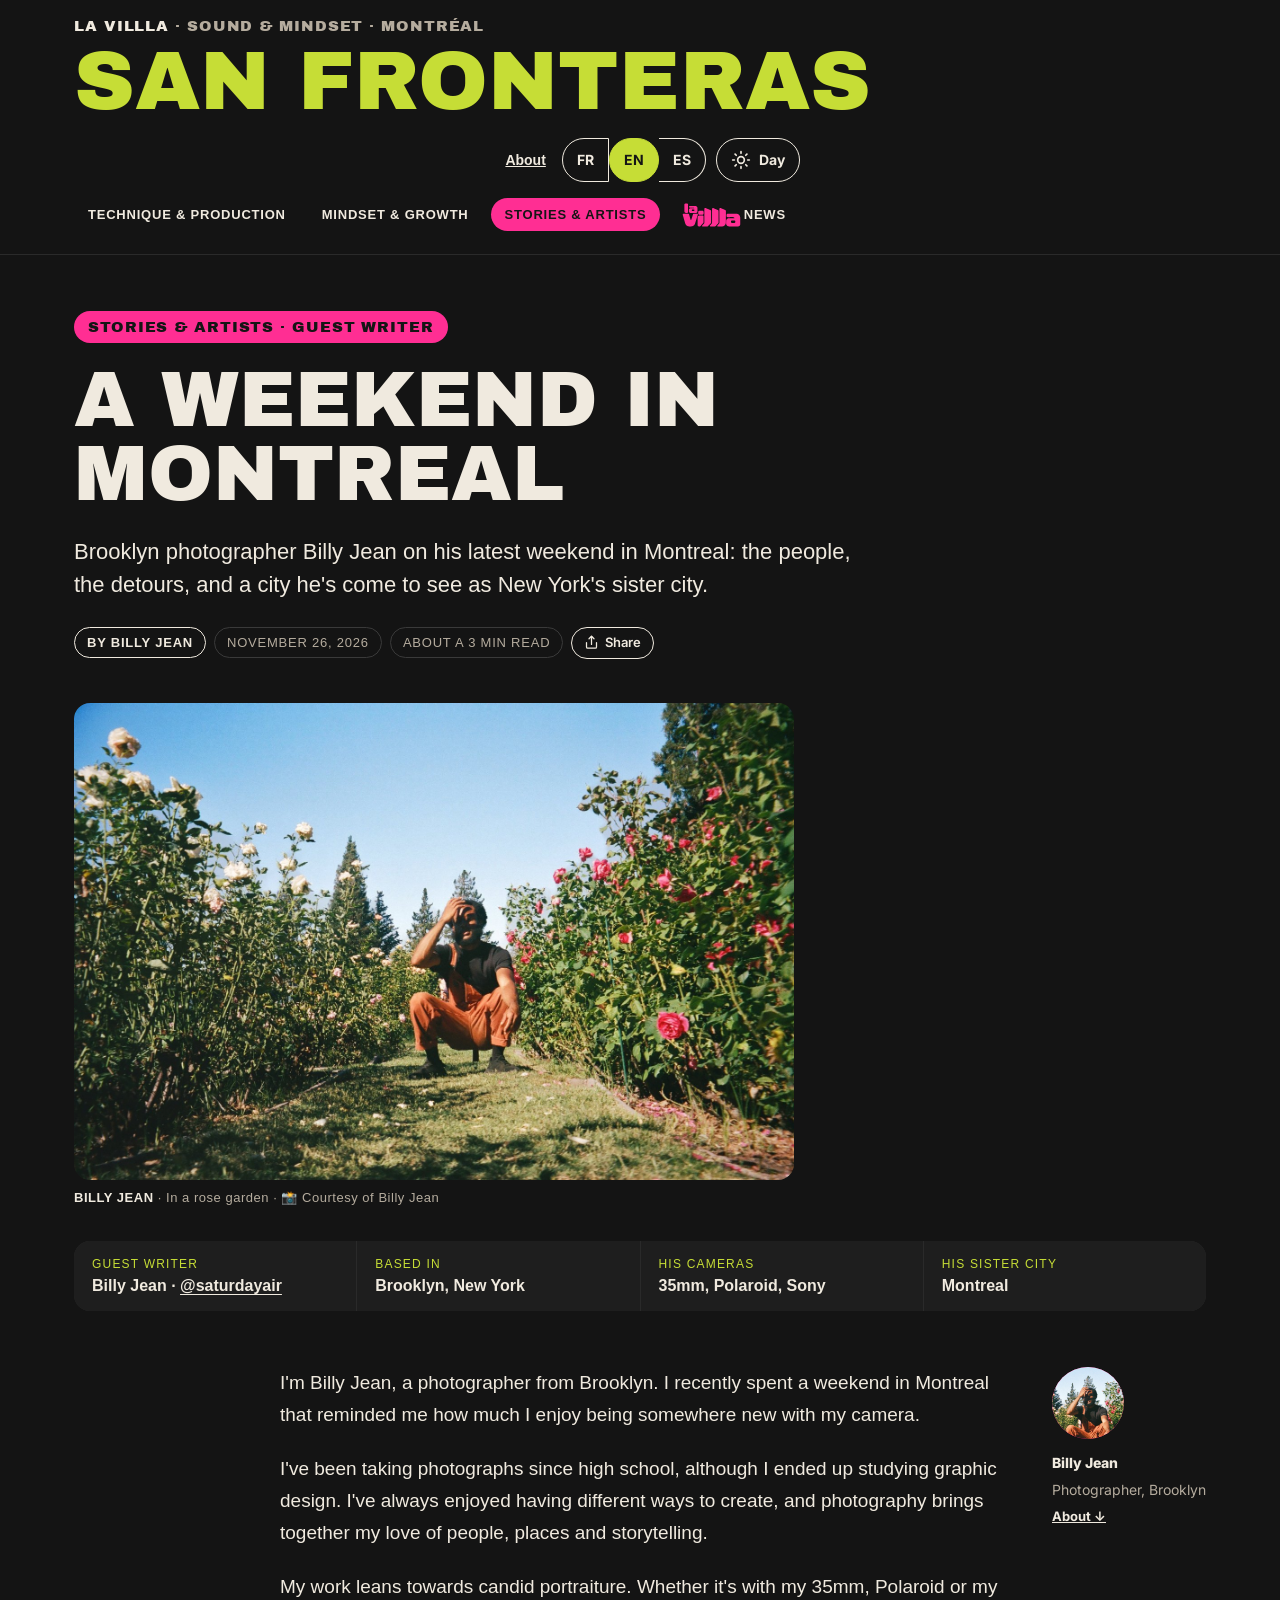
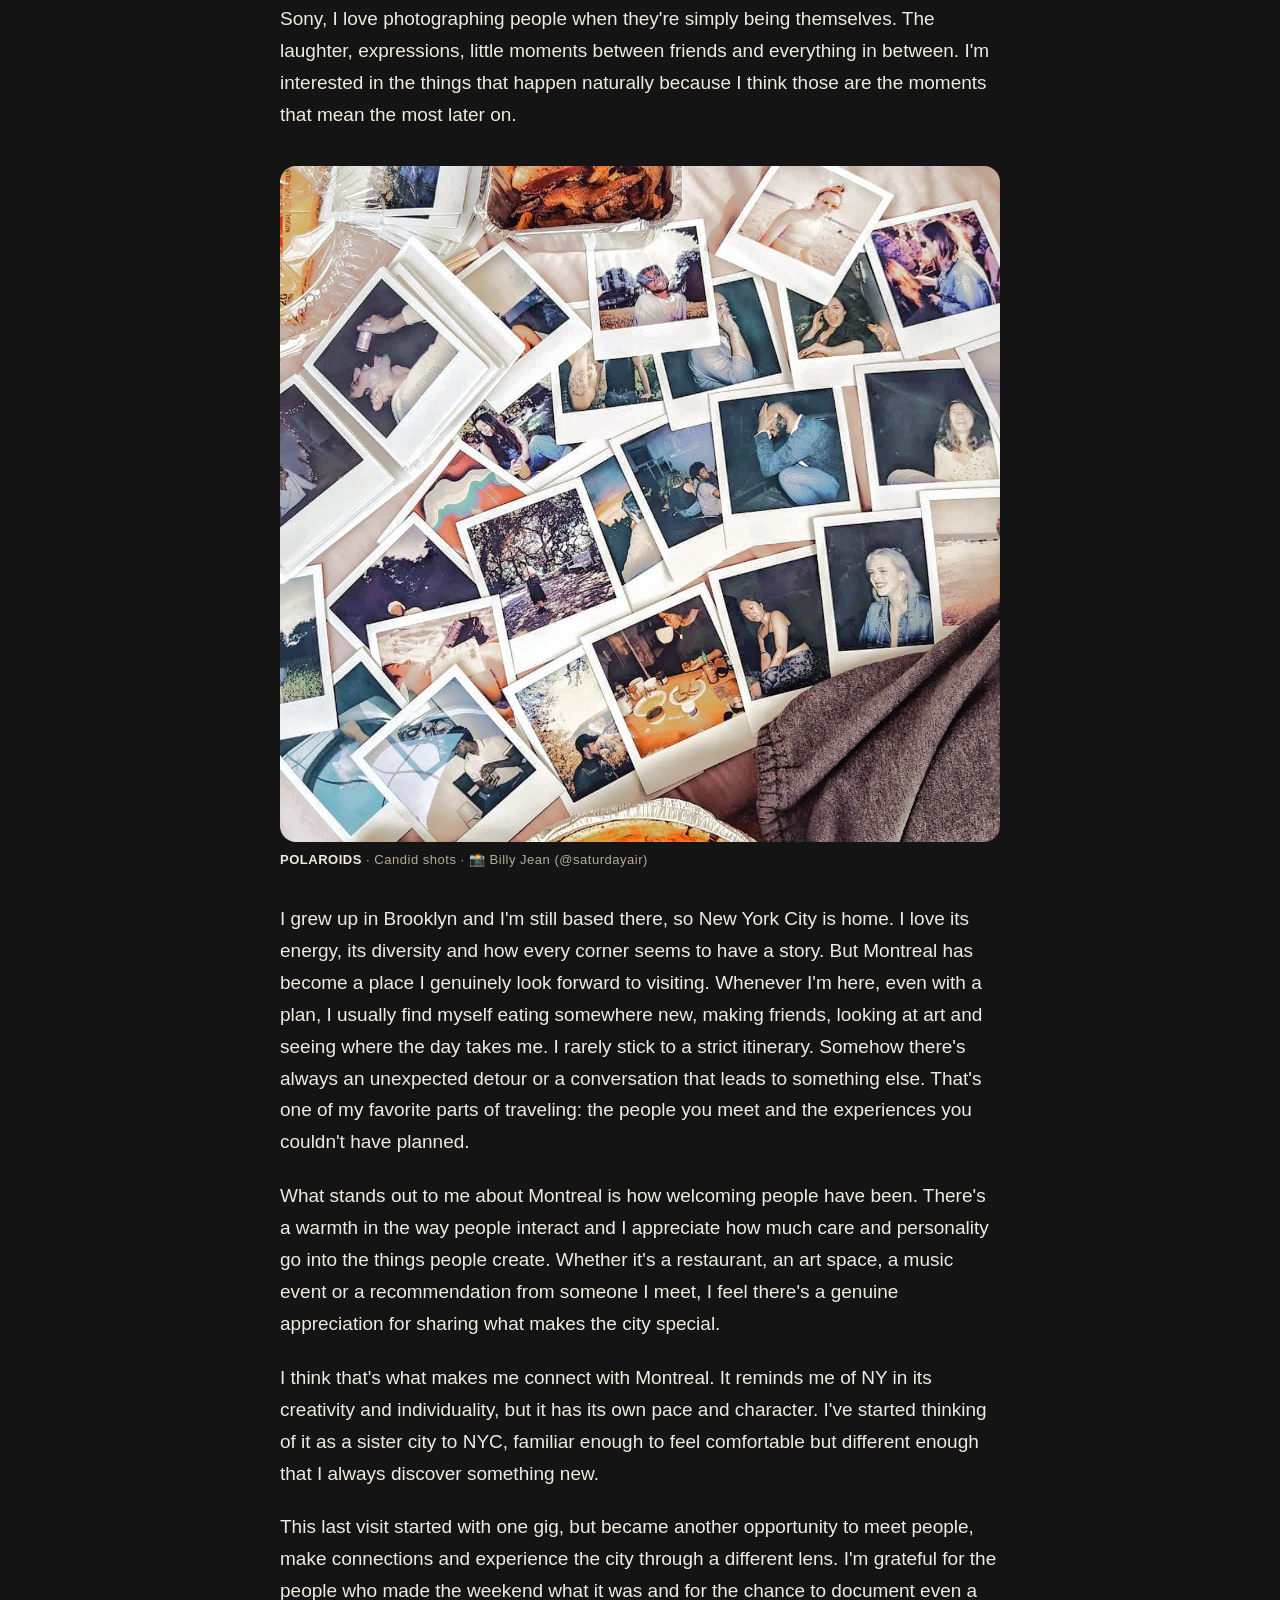
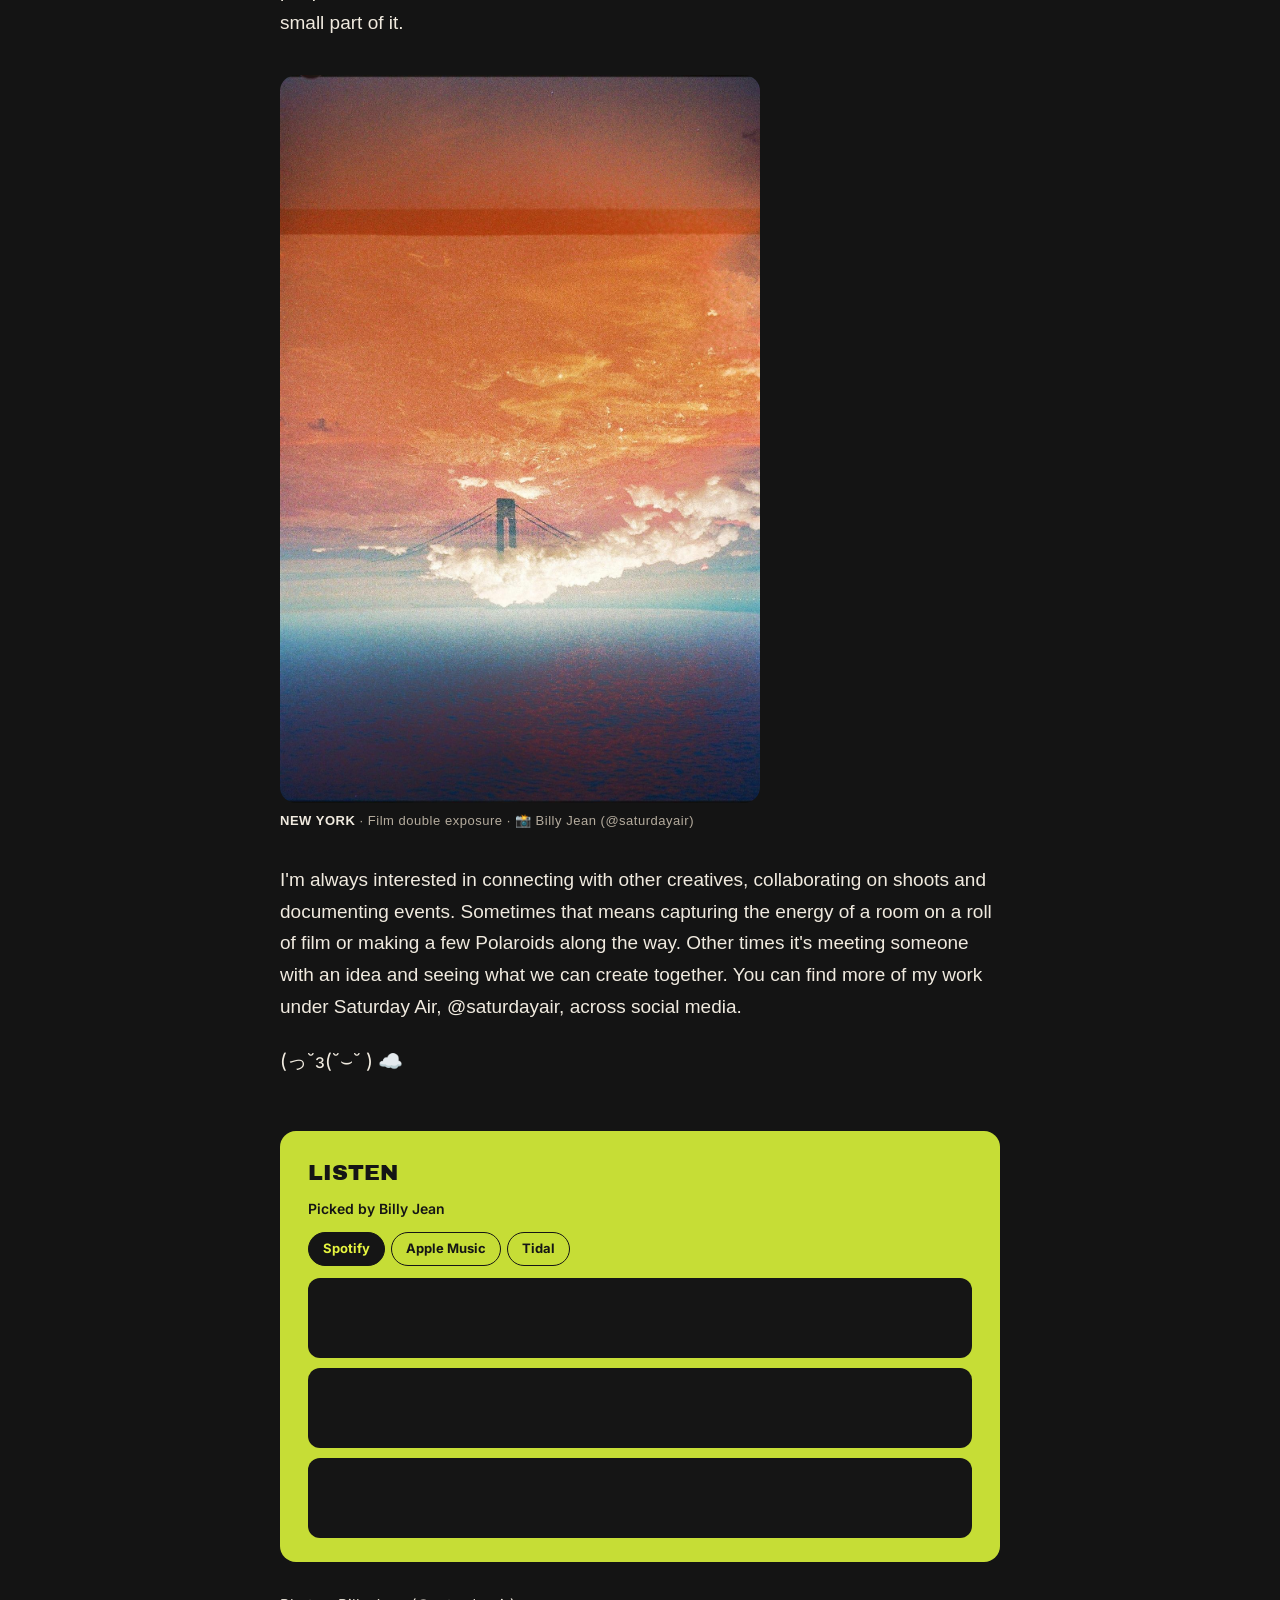
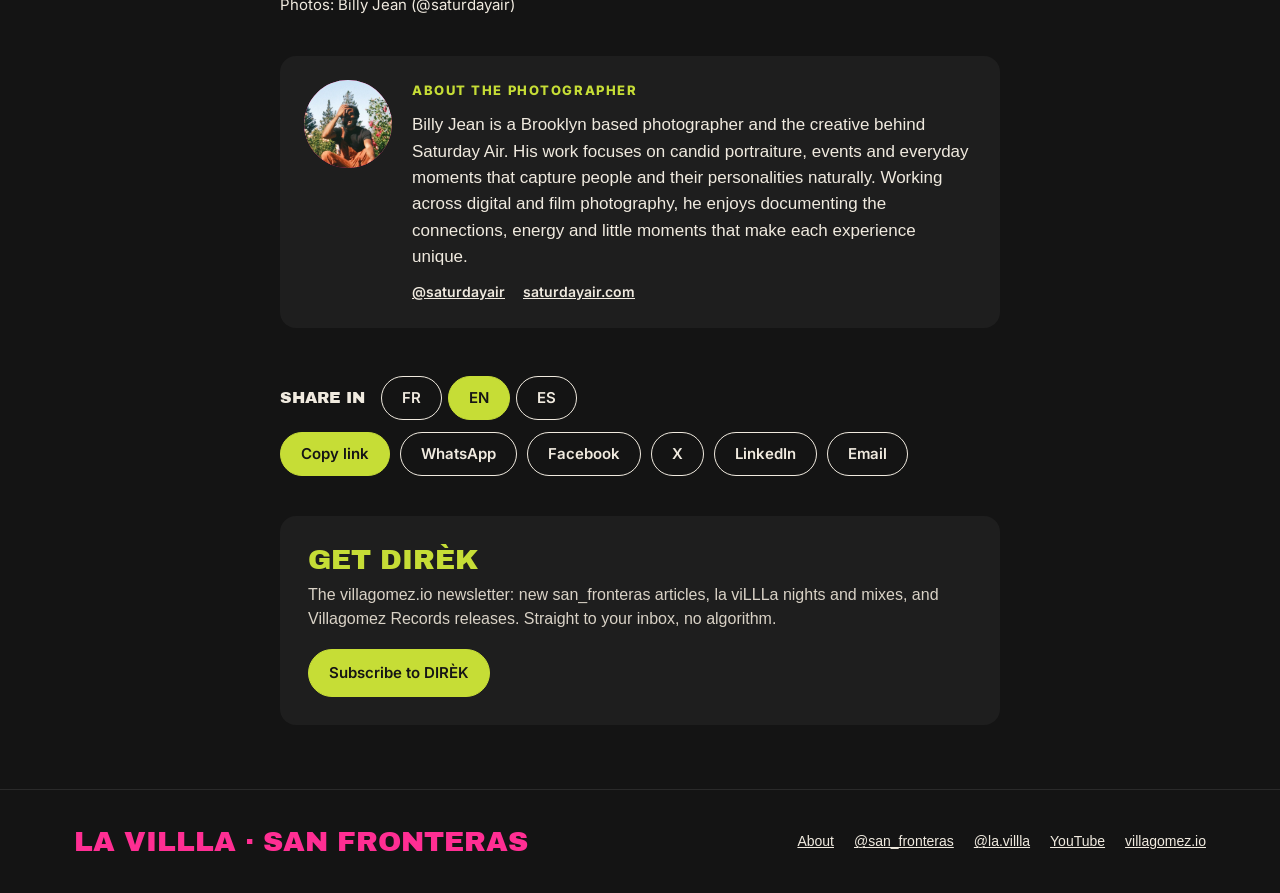
<file: sanfronteras/billy-jean-montreal/index.html>
<!doctype html>
<html lang="fr" data-l="fr" data-v="article">
<head>
<meta charset="utf-8">
<meta name="viewport" content="width=device-width, initial-scale=1">
<title>Un week-end à Montréal, par Billy Jean — san_fronteras</title>
<meta name="description" content="Billy Jean, photographe de Brooklyn, raconte son dernier week-end à Montréal.">
<link rel="canonical" href="https://villagomez.io/sanfronteras/billy-jean-montreal/">
<meta property="og:type" content="article">
<meta property="article:published_time" content="2026-11-26">
<meta property="og:site_name" content="san_fronteras · Sound &amp; Mindset">
<meta property="og:title" content="A Weekend in Montreal — Billy Jean">
<meta property="og:description" content="Brooklyn photographer Billy Jean on his latest weekend in Montreal.">
<meta property="og:url" content="https://villagomez.io/sanfronteras/billy-jean-montreal/">
<meta property="og:image" content="https://villagomez.io/images/sanfronteras/billy-jean-montreal-lien-fr.jpg">
<meta property="og:locale" content="fr_CA"><meta property="og:locale:alternate" content="en_US"><meta property="og:locale:alternate" content="es_ES">
<meta property="og:image:width" content="1200"><meta property="og:image:height" content="630">
<meta name="twitter:card" content="summary_large_image">
<meta name="theme-color" content="#E6F53F">
<link rel="icon" href="/favicon.svg" type="image/svg+xml">
<link rel="preconnect" href="https://fonts.googleapis.com">
<link rel="preconnect" href="https://fonts.gstatic.com" crossorigin>
<link href="https://fonts.googleapis.com/css2?family=Inter:wght@400;600;800&amp;family=Newsreader:ital,opsz,wght@0,6..72,400;0,6..72,600;1,6..72,400&amp;display=swap" rel="stylesheet">
<script>(function(){var H=document.documentElement,q=new URLSearchParams(location.search).get('lang'),s=null,t=null;
try{s=sessionStorage.getItem('sf-lang');t=sessionStorage.getItem('sf-theme');}catch(e){}
var n=(navigator.language||'').toLowerCase(),d=/^fr/.test(n)?'fr':(/^es/.test(n)?'es':'en');
var l=(q==='fr'||q==='en'||q==='es')?q:(s||d);H.setAttribute('data-l',l);H.lang=l;
var h=new Date().getHours();if(t?t==='nuit':(h>=18||h<6))H.classList.add('nuit');})();</script>
<style>
@font-face{font-family:'La Villla Display';src:url('/fonts/archivo-black.woff2') format('woff2');font-weight:400 700;font-display:swap}

.vnews{display:inline-flex;align-items:center;gap:3px}
.vmini{display:block;height:24px;width:auto}
.vlogo{font-family:'La Villla Signature',sans-serif;font-size:22px;white-space:nowrap;line-height:1;text-transform:none;letter-spacing:0}
.theme-jour .vlogo{color:#151515}
.theme-nuit .vlogo{color:#C6DD36}
body{margin:0}
a{color:inherit}
.site{min-height:100%;transition:background .3s,color .3s}
.theme-jour{background:#F6F2E8;color:#151515;font-family:'Inter',sans-serif}
.theme-nuit{background:#151515;color:#F0EADF;font-family:'Helvetica Neue',Helvetica,Arial,sans-serif}
.theme-jour .only-nuit,.theme-nuit .only-jour{display:none !important}
.wrap{max-width:1180px;margin:0 auto;padding-left:24px;padding-right:24px;box-sizing:border-box}
/* masthead */
.theme-jour .mast{background:#E6F53F;border-bottom:3px solid #151515}
.theme-nuit .mast{background:#151515;border-bottom:1px solid #3A3631}
.mast-in{display:flex;flex-wrap:wrap;align-items:center;justify-content:space-between;gap:16px;padding-top:18px;padding-bottom:18px}
.logo{display:flex;align-items:center;gap:14px;text-decoration:none}
.nf{display:flex;align-items:baseline;font-weight:800;font-size:40px;line-height:1;color:#151515}
.nf svg.nfl,.bignf svg.nfl{height:1em;width:auto;display:block}
.wm{display:flex;flex-direction:column;gap:2px}
.wm b{font-weight:800;font-size:20px}
.wm span{font-size:13px;font-weight:600;letter-spacing:.08em;text-transform:uppercase}
.kicker{font-family:'La Villla Display','Arial Black',sans-serif;font-size:15px;letter-spacing:.06em;color:#B5AC9E}
.kicker b{color:#F0EADF}
.big{display:block;font-family:'La Villla Display','Arial Black',sans-serif;font-weight:700;font-size:84px;line-height:.95;color:#C6DD36;text-decoration:none;margin-top:8px}
.right{display:flex;flex-direction:column;align-items:flex-end;gap:12px}
nav.rubs{display:flex;flex-wrap:wrap;gap:6px 22px;font-size:14px;font-weight:600}
nav.rubs a{text-decoration:none}
.theme-jour nav.rubs a.cur{border-bottom:2px solid #151515}
.theme-nuit nav.rubs{font-size:13px;letter-spacing:.1em;text-transform:uppercase}
.theme-nuit nav.rubs a.cur{color:#FF5AAA}
.ctrls{display:flex;gap:10px;align-items:center}
.seg{display:flex}
.ctrls button{min-height:44px;min-width:44px;padding:0 14px;font:700 14px/1 'Inter',Helvetica,Arial,sans-serif;cursor:pointer;display:flex;align-items:center;justify-content:center;gap:8px;background:transparent}
.theme-jour .ctrls button{border:2px solid #151515;color:#151515}
.theme-jour .seg button+button{border-left:0}
.theme-jour .ctrls button.on{background:#151515;color:#E6F53F}
.theme-nuit .ctrls button{border:1px solid #F0EADF;color:#F0EADF;border-radius:999px}
.theme-nuit .seg button:first-child{border-radius:999px 0 0 999px}
.theme-nuit .seg button:last-child{border-radius:0 999px 999px 0;border-left:0}
.theme-nuit .ctrls button.on{background:#C6DD36;color:#151515;border-color:#C6DD36}
/* article head */
.art{padding-top:56px;padding-bottom:40px}
.rub{margin:0 0 20px;display:inline-block}
.theme-jour .rub{background:#151515;color:#E6F53F;font-size:13px;font-weight:800;letter-spacing:.12em;text-transform:uppercase;padding:7px 12px}
.theme-nuit .rub{background:#FF2E93;color:#151515;font-family:'La Villla Display','Arial Black',sans-serif;font-weight:700;font-size:15px;letter-spacing:.06em;text-transform:uppercase;padding:8px 14px;border-radius:999px}
.h1{margin:0 0 24px;max-width:1060px}
.theme-jour .h1{font-family:'Newsreader',Georgia,serif;font-weight:600;font-size:64px;line-height:1.04;letter-spacing:-.02em}
.theme-nuit .h1{font-family:'La Villla Display','Arial Black',sans-serif;font-weight:700;font-size:78px;line-height:.95;text-transform:uppercase}
.chapo{margin:0 0 26px;max-width:800px}
.theme-jour .chapo{font-family:'Newsreader',Georgia,serif;font-style:italic;font-size:24px;line-height:1.45;color:#2B2722}
.theme-nuit .chapo{font-size:22px;line-height:1.5}
.byline{margin:0;display:flex;flex-wrap:wrap;gap:6px 18px;font-size:14px}
.theme-jour .byline{color:#5E574C}.theme-jour .by{color:#151515;font-weight:800}
.theme-nuit .byline{color:#B5AC9E;font-size:13px;letter-spacing:.06em;text-transform:uppercase}.theme-nuit .by{color:#F0EADF;font-weight:700}
.hero{margin:44px 0 0}
.hero img{display:block;width:100%;max-width:720px;aspect-ratio:4/5;object-fit:cover}
.theme-jour .hero img{border:3px solid #151515}
.cap{margin-top:10px;font-size:13px;letter-spacing:.04em}
.theme-jour .cap{color:#5E574C}.theme-jour .cap strong{color:#151515}
.theme-nuit .cap{color:#B5AC9E}.theme-nuit .cap strong{color:#F0EADF}
.fiche{margin-top:36px;display:grid;grid-template-columns:repeat(auto-fit,minmax(200px,1fr));gap:1px}
.theme-jour .fiche{background:#151515;border:2px solid #151515}
.theme-nuit .fiche{background:#3A3631;border:1px solid #3A3631}
.cell{padding:16px 18px;display:flex;flex-direction:column;gap:6px}
.theme-jour .cell{background:#F6F2E8}.theme-nuit .cell{background:#151515}
.lab{font-size:12px;letter-spacing:.1em;text-transform:uppercase}
.theme-jour .lab{color:#5E574C}.theme-nuit .lab{color:#C6DD36}
.val{font-weight:700}
a.val{color:inherit;text-decoration:underline;text-decoration-thickness:1px;text-underline-offset:3px}
a.val:hover{color:#FF6B5E}
/* prose */
.prose{max-width:720px;margin:56px auto 0}
.prose p{margin:0 0 22px}
.theme-jour .prose p{font-family:'Newsreader',Georgia,serif;font-size:21px;line-height:1.62}
.theme-nuit .prose p{font-size:19px;line-height:1.68}
.prose p.last{font-weight:700}
.theme-jour .prose h2{font-family:'Inter',sans-serif;font-weight:800;font-size:15px;letter-spacing:.12em;text-transform:uppercase;margin:56px 0 20px;padding-top:18px;border-top:3px solid #151515}
.theme-nuit .prose h2{font-family:'La Villla Display','Arial Black',sans-serif;font-weight:700;font-size:34px;line-height:1;text-transform:uppercase;color:#C6DD36;margin:64px 0 22px}
.theme-jour .pull{margin:36px 0;padding:4px 0 4px 28px;border-left:8px solid #FF6B5E;font-family:'Newsreader',Georgia,serif;font-size:36px;line-height:1.2;font-weight:600}
.theme-nuit .pull{margin:44px 0;padding:0;font-family:'La Villla Display','Arial Black',sans-serif;font-weight:700;font-size:52px;line-height:.95;color:#FF2E93;text-transform:uppercase}
.vid{margin:36px 0}
.vidbox{aspect-ratio:9/16;max-width:340px;display:flex;align-items:center;justify-content:center;text-align:center;padding:24px;box-sizing:border-box;font-size:15px;font-weight:600}
.theme-jour .vidbox{background:#2B2722;color:#F6F2E8}
.theme-nuit .vidbox{background:#26231F;color:#B5AC9E;border:1px dashed #5E574C}
.listen{margin-top:52px;background:#E6F53F;color:#151515;padding:24px 28px}
.theme-jour .listen{border:3px solid #151515}
.theme-nuit .listen{background:#C6DD36;border-radius:16px}
.listen-t{margin:0 0 14px !important;font-weight:800}
.listen a{color:inherit;text-decoration:underline;text-underline-offset:3px}
.theme-jour .listen-t{font-family:'Inter',sans-serif !important;font-size:13px !important;letter-spacing:.12em;text-transform:uppercase}
.theme-nuit .listen-t{font-family:'La Villla Display','Arial Black',sans-serif !important;font-size:22px !important;text-transform:uppercase}
.listen ol{margin:0;padding-left:22px;display:flex;flex-direction:column;gap:8px;font-family:'Inter',Helvetica,Arial,sans-serif;font-size:16px;line-height:1.4}
.share{margin-top:40px;display:flex;flex-wrap:wrap;align-items:center;gap:10px}
.share-t{font-weight:800;margin-right:6px}
.theme-jour .share-t{font-size:13px;letter-spacing:.12em;text-transform:uppercase}
.theme-nuit .share-t{font-family:'La Villla Display','Arial Black',sans-serif;font-size:16px;text-transform:uppercase}
.sh{display:inline-flex;align-items:center;box-sizing:border-box;min-height:44px;padding:0 18px;background:transparent;font:600 15px 'Inter',Helvetica,Arial,sans-serif;text-decoration:none;cursor:pointer}
.sh[hidden]{display:none}
.sh-ok{font-weight:700;font-size:14px}
.theme-jour .sh{border:2px solid #151515;color:#151515}
.theme-jour .sh.primary{background:#151515;color:#F6F2E8}
.theme-nuit .sh{border:1px solid #F0EADF;color:#F0EADF;border-radius:999px;padding:0 20px}
.theme-nuit .sh.primary{background:#C6DD36;color:#151515;border-color:#C6DD36}
/* footer */
.foot{margin-top:56px}
.theme-jour .foot{background:#151515;color:#F6F2E8}
.theme-nuit .foot{border-top:1px solid #3A3631}
.foot-in{display:flex;flex-wrap:wrap;justify-content:space-between;align-items:center;gap:20px;padding-top:36px;padding-bottom:36px;font-size:14px}
.foot .nf{font-size:28px;color:#E6F53F}
.foot-nuit{font-family:'La Villla Display','Arial Black',sans-serif;font-weight:700;font-size:28px;color:#FF2E93}
.links{display:flex;flex-wrap:wrap;gap:8px 20px}

/* nuit : inspiré du nouveau Radio-Canada (sombre, cartes arrondies, pastilles), esprit la viLLLa */
.theme-nuit{background:#141414}
.theme-nuit .mast{position:sticky;top:0;z-index:5;background:#141414;border-bottom:1px solid #2A2A2A}
.theme-nuit nav.rubs{gap:8px}
.theme-nuit nav.rubs a{padding:9px 14px;border-radius:999px;letter-spacing:.06em}
.theme-nuit nav.rubs a:hover{background:#262626}
.theme-nuit nav.rubs a.cur{background:#FF2E93;color:#151515}
.theme-nuit .byline{gap:8px}
.theme-nuit .byline span,.theme-nuit .byline time{border:1px solid #3A3A3A;border-radius:999px;padding:7px 12px}
.theme-nuit .byline .by{border-color:#F0EADF}
.theme-nuit .hero img{border-radius:16px}
.theme-nuit .fiche{background:#2A2A2A;border:0;border-radius:16px;overflow:hidden}
.theme-nuit .cell{background:#1E1E1E}
.theme-nuit .vidbox{border-radius:16px;border-style:solid;border-color:#2A2A2A;background:#1E1E1E}
.theme-nuit .foot{border-top:1px solid #2A2A2A}

/* panneau de partage */
.sharewrap{max-width:720px;margin:0 auto;padding-bottom:8px}
.sharewrap .share{margin-top:8px}
.sharewrap .shbtns{margin-top:12px}
.sharepanel{margin-top:16px;padding:20px;display:flex;flex-direction:column;gap:18px}
.theme-jour .sharepanel{border:2px solid #151515;background:#FFFDF7}
.theme-nuit .sharepanel{background:#1E1E1E;border-radius:16px}
.shrow{display:flex;flex-wrap:wrap;align-items:center;gap:12px}
.seg2{display:flex;gap:6px}
.seg2 .sh{min-width:56px}
.theme-jour .sh.on{background:#151515;color:#E6F53F}
.theme-nuit .sh.on{background:#C6DD36;color:#151515;border-color:#C6DD36}
.pv{display:flex;gap:14px;align-items:center}
.pv img{width:84px;height:84px;object-fit:cover;flex:none}
.theme-nuit .pv img{border-radius:10px}
.pv-t{display:flex;flex-direction:column;gap:4px;min-width:0}
.pv-site{font-size:12px;letter-spacing:.06em;text-transform:uppercase}
.theme-jour .pv-site{color:#5E574C}.theme-nuit .pv-site{color:#B5AC9E}
.pv-title{font-weight:700;font-size:16px;line-height:1.3}
.pv-desc{font-size:14px;line-height:1.4}
.theme-jour .pv-desc{color:#2B2722}.theme-nuit .pv-desc{color:#D9D2C6}
.shbtns{display:flex;flex-wrap:wrap;gap:10px}

/* auteur en marge (grands écrans) */
.side-au{display:none}
@media (min-width:1240px){
.prose{position:relative}
.side-au{display:block;position:absolute;top:0;bottom:0;right:-228px;width:176px}
.side-au .in{position:sticky;top:40px}
.theme-nuit .side-au .in{top:var(--mast-h,150px)}
.side-au .av{width:72px;height:72px;margin-bottom:14px}
.prose .side-au p{margin:0 0 6px;font-family:'Inter',Helvetica,Arial,sans-serif !important;font-size:14px !important;line-height:1.45 !important}
.prose .side-au .sa-n{font-weight:800}
.theme-jour .side-au .sa-r{color:#5E574C}.theme-nuit .side-au .sa-r{color:#B5AC9E}
.prose .side-au a{font-weight:700;font-size:13px}
}
/* à propos de l'auteur */
.author{margin-top:40px;padding:24px;display:flex;gap:20px;align-items:flex-start}
.theme-jour .author{border-top:3px solid #151515;border-bottom:1px solid #151515;padding-left:0;padding-right:0}
.theme-nuit .author{background:#1E1E1E;border-radius:16px}
.av{flex:none;position:relative;overflow:hidden;width:88px;height:88px;border-radius:50%;display:flex;align-items:center;justify-content:center;font-weight:800;font-size:22px}
.av img{position:absolute;top:0;left:0;width:100%;height:100%;object-fit:cover;display:block}
.theme-jour .av{background:#E6F53F;color:#151515;border:2px solid #151515}
.theme-nuit .av{background:#FF2E93;color:#151515}
.au-t{min-width:0}
.prose .author p{margin:0 0 10px}
.prose .au-h{font-weight:800;font-size:13px !important;letter-spacing:.12em;text-transform:uppercase;font-family:'Inter',Helvetica,Arial,sans-serif !important}
.theme-nuit .prose .au-h{color:#C6DD36}
.prose .au-b{font-size:17px !important;line-height:1.55 !important}
.prose .au-l{display:flex;flex-wrap:wrap;gap:6px 18px;font-size:14px !important;font-weight:600;margin:0 !important;font-family:'Inter',Helvetica,Arial,sans-serif !important}

/* pages « à venir » et infolettre */
nav.rubs a{cursor:pointer}
.soon{padding-top:56px;padding-bottom:40px;max-width:900px}
.theme-jour .soon .rub{background:#FF6B5E;color:#151515}
.teasers{margin-top:36px;display:flex;flex-direction:column;gap:0}
.teasers .lab{margin:0 0 10px}
.teaser{display:flex;gap:18px;align-items:baseline;padding:18px 0}
.theme-jour .teaser{border-top:2px solid #151515}
.theme-nuit .teaser{border-top:1px solid #2A2A2A}
.tz-n{font-weight:800;font-size:14px;letter-spacing:.08em;flex:none}
.theme-jour .tz-n{color:#5E574C}.theme-nuit .tz-n{color:#C6DD36}
.tz-t{font-size:24px;line-height:1.3}
.theme-jour .tz-t{font-family:'Newsreader',Georgia,serif;font-weight:600}
.theme-nuit .tz-t{font-weight:700}
.nl{margin-top:40px;padding:28px}
.theme-jour .nl{background:#E6F53F;border:3px solid #151515;color:#151515}
.theme-nuit .nl{background:#1E1E1E;border-radius:16px}
.nl p{margin:0}
.nl-h{font-weight:800;font-size:22px;margin-bottom:8px !important}
.theme-nuit .nl-h{font-family:'La Villla Display','Arial Black',sans-serif;text-transform:uppercase;color:#C6DD36;font-size:28px}
.nl-p{font-size:16px;line-height:1.5;margin-bottom:18px !important}
.nl-l{display:block;font-size:13px;font-weight:700;letter-spacing:.08em;text-transform:uppercase;margin-bottom:8px}
.nl-row{display:flex;flex-wrap:wrap;gap:10px}
.nl-row input{flex:1 1 240px;min-height:48px;padding:0 14px;font:400 16px 'Inter',Helvetica,Arial,sans-serif;box-sizing:border-box}
.theme-jour .nl-row input{border:2px solid #151515;background:#FFFDF7;color:#151515}
.theme-nuit .nl-row input{border:1px solid #5E574C;background:#141414;color:#F0EADF;border-radius:999px;padding:0 18px}
.theme-jour .nl .sh.primary{background:#151515;color:#E6F53F;border-color:#151515}
.nl .sh{min-height:48px}
.nl-ok{font-weight:700;font-size:17px}
.backp{margin-top:32px}
.back{font-weight:700}

/* page à propos */
.about-l{font-weight:700;font-size:14px;margin-right:6px;min-height:44px;display:flex;align-items:center}
.theme-jour .about-l{color:#151515}
.theme-nuit .about-l{color:#F0EADF}
.about{padding-top:48px;padding-bottom:40px;max-width:900px}
.about-logo{margin-bottom:28px}
.bignf{display:inline-flex;align-items:baseline;font-weight:800;font-size:150px;line-height:.8;font-family:'Inter',sans-serif}

.theme-jour .bignf{color:#151515}
.theme-nuit .bignf{color:#F0EADF}
.about-prose{margin:40px 0 0;max-width:720px}
.rubs-list{display:flex;flex-direction:column}
.rb{display:flex;flex-direction:column;gap:4px;padding:14px 0}
.theme-jour .rb{border-top:2px solid #151515}
.theme-nuit .rb{border-top:1px solid #2A2A2A}
.rb-t{font-weight:800;font-size:17px}
.theme-nuit .rb-t{color:#C6DD36}
.rb-d{font-size:16px;line-height:1.5}
.prose .ab-contact{font-family:'Inter',Helvetica,Arial,sans-serif !important;font-size:16px !important;font-weight:600}
@media (max-width:700px){.bignf{font-size:96px}}

/* clip vidéo */
.clip{margin:36px 0}
.clip video{display:block;width:100%;max-width:340px;aspect-ratio:9/16;object-fit:cover;background:#000}
.theme-jour .clip video{border:3px solid #151515}
.theme-nuit .clip video{border-radius:16px}

/* photo dans le texte */
.photo{margin:0 0 32px}
.photo img{display:block;width:100%;max-width:520px;aspect-ratio:9/16;object-fit:cover}
.theme-jour .photo img{border:3px solid #151515}
.theme-nuit .photo img{border-radius:16px}
@media (max-width:700px){.theme-jour .h1{font-size:42px}.theme-nuit .h1{font-size:50px}.big{font-size:54px}.right{align-items:flex-start}.theme-nuit .pull{font-size:38px}}


html:not([data-l="fr"]) [data-lang="fr"],html:not([data-l="en"]) [data-lang="en"],html:not([data-l="es"]) [data-lang="es"]{display:none !important}
html:not([data-v="article"]) [data-view="article"],html:not([data-v="soon"]) [data-view="soon"],html:not([data-v="about"]) [data-view="about"]{display:none !important}
html,body{background:#F6F2E8}
html.nuit,html.nuit body{background:#141414}
.yt{width:100%;max-width:340px;aspect-ratio:9/16;overflow:hidden;background:#000}
.duo .duo-r{display:flex;gap:12px;max-width:692px}
.duo .duo-r>*{flex:1 1 0;min-width:0;max-width:none}
.duo video{display:block;width:100%;aspect-ratio:9/16;object-fit:cover;background:#000}
.theme-jour .duo video{border:3px solid #151515}
.theme-nuit .duo video{border-radius:16px}
.yt iframe{display:block;width:100%;height:100%;border:0}
.yt.wide{aspect-ratio:16/9;max-width:340px}
.theme-jour .yt{border:3px solid #151515}
.theme-nuit .yt{border-radius:16px}
a.sh{display:inline-flex;align-items:center;text-decoration:none;box-sizing:border-box}
.sh-ok{align-self:center;font-weight:700;font-size:14px}
.ctrls button[aria-pressed="true"]{}
nav.rubs{align-items:center}
nav.rubs a{text-decoration:none}
.hero img{height:auto}
.prose p.merci{margin:32px 0 0;font-family:'Inter',Helvetica,Arial,sans-serif !important;font-size:15px !important;line-height:1.5 !important}
.prose p.merci a{font-weight:700}
.prose p.merci + p.merci{margin-top:8px}
@media (max-width:700px){.mast-in{gap:12px}.ctrls{flex-wrap:wrap}.theme-jour .chapo{font-size:20px}.theme-jour .prose p{font-size:19px}.theme-nuit .prose h2{font-size:28px}}

.vert video{display:block;width:100%;max-width:340px;aspect-ratio:9/16;object-fit:cover;background:#000}
.theme-jour .vert video{border:3px solid #151515}
.theme-nuit .vert video{border-radius:16px}
@media (min-width:960px){.prose .vert{float:right;width:250px;margin:6px 0 24px 36px}.prose .vert .cap{font-size:12px}.prose h2,.prose .listen,.prose .author{clear:both}}
@media (max-width:700px){
.theme-nuit .mast-in{padding-top:10px;padding-bottom:8px;gap:8px}
.theme-nuit .mast .kicker{font-size:10px;letter-spacing:.08em;white-space:nowrap}
.theme-nuit .mast .big{font-size:30px;line-height:1;margin-top:4px;white-space:nowrap}
.theme-nuit .mast .right{width:100%;gap:6px;min-width:0}
.theme-nuit .mast .right>div{max-width:100%;min-width:0}
.theme-nuit .mast .ctrls{flex-wrap:nowrap;gap:8px}
.theme-nuit .mast .ctrls button{min-height:34px;min-width:38px;padding:0 11px;font-size:12px}
.theme-nuit .mast .about-l{min-height:34px;font-size:13px}
.theme-nuit .mast nav.rubs{flex-wrap:nowrap;overflow-x:auto;gap:4px;font-size:11px;scrollbar-width:none;-webkit-overflow-scrolling:touch;margin:0 -24px;padding:0 24px}
.theme-nuit .mast nav.rubs::-webkit-scrollbar{display:none}
.theme-nuit .mast nav.rubs a{flex:none;white-space:nowrap;padding:7px 11px}
.theme-nuit .mast .vmini{height:16px}
.theme-nuit .h1{font-size:36px}
.theme-nuit .rub{font-size:12px;padding:6px 11px}
.theme-nuit .chapo{font-size:19px}
}
.ph{margin:36px 0}.ph img{display:block;width:100%;max-width:720px;height:auto}
.theme-jour .ph img{border:3px solid #151515}.theme-nuit .ph img{border-radius:16px}
.todo-vid{display:flex;flex-direction:column;align-items:center;justify-content:center;gap:6px;aspect-ratio:16/9;max-width:720px;border:2px dashed currentColor;opacity:.55;text-align:center;padding:16px;box-sizing:border-box}
.todo-vid span{font-weight:800;letter-spacing:.08em;text-transform:uppercase;font-size:13px}.todo-vid small{font-size:14px}
.hero img.nat{aspect-ratio:auto;max-width:560px}
.hero img.wide{aspect-ratio:auto;max-width:720px}
.ph img[src*="pont-nyc"]{max-width:480px}
.trad{margin:14px 0 0;font-size:14px;font-style:italic}
.theme-jour .trad{color:#5E574C}.theme-nuit .trad{color:#B5AC9E}
.trad a{font-weight:700;font-style:normal}
.prose p.signoff{font-family:Inter,Helvetica,Arial,sans-serif !important;font-size:20px !important;margin:0 0 28px}
.byline{align-items:center}
.sh-topbtn{display:inline-flex;align-items:center;gap:6px;min-height:32px;padding:0 12px;border-radius:999px;background:transparent;font:600 13px/1 'Inter',Helvetica,Arial,sans-serif;cursor:pointer;letter-spacing:0;text-transform:none}
.theme-jour .sh-topbtn{border:1.5px solid #151515;color:#151515}
.theme-jour .sh-topbtn:hover{background:#151515;color:#E6F53F}
.theme-nuit .sh-topbtn{border:1px solid #F0EADF;color:#F0EADF}
.theme-nuit .sh-topbtn:hover{background:#C6DD36;color:#151515;border-color:#C6DD36}
.sp-list{display:flex;flex-direction:column;gap:10px}
.sp-list[data-on="sp"] .am,.sp-list[data-on="sp"] .td,.sp-list[data-on="am"] .sp,.sp-list[data-on="am"] .td,.sp-list[data-on="td"] .sp,.sp-list[data-on="td"] .am{display:none !important}
.sp-list .td{display:block;width:100%;height:120px;border:0;border-radius:12px;overflow:hidden;background:transparent}
.sp-list .am{display:block;width:100%;height:175px;border:0;border-radius:12px;overflow:hidden;background:transparent}
.svc{display:flex;gap:6px;margin:0 0 12px}
.svc-b{min-height:34px;padding:0 14px;border-radius:999px;border:1.5px solid #151515;background:transparent;color:#151515;font:700 13px/1 Inter,Helvetica,Arial,sans-serif;cursor:pointer}
.svc-b.on{background:#151515;color:#E6F53F}
.sp-list .sp{display:block;width:100%;height:80px;border:0;border-radius:12px;background:#151515}
.listen .lst-sub{margin:-6px 0 14px !important;font:600 14px/1.3 Inter,Helvetica,Arial,sans-serif !important}
.lst-alb{opacity:.7;font-size:14px}
.listen ol a{text-decoration:none}
.sh-wrap{position:relative;display:inline-flex}
.theme-nuit .byline .sh-wrap,.theme-nuit .byline .sh-topbtn span,.theme-nuit .byline .pop-ok{border:0;padding:0;border-radius:0}
.theme-nuit .byline .sh-pop{padding:6px;border:1px solid #3A3A3A;border-radius:14px}
.theme-nuit .byline .pop-ok{padding:0 12px}
.sh-pop{position:absolute;left:0;top:calc(100% + 10px);z-index:20;display:flex;flex-direction:column;min-width:220px;padding:6px;font:600 15px/1.2 'Inter',Helvetica,Arial,sans-serif;text-transform:none;letter-spacing:0}
.sh-pop[hidden]{display:none}
.sh-pop>a,.sh-pop>button{display:flex;align-items:center;min-height:42px;padding:0 12px;border:0;background:transparent;color:inherit;font:inherit;text-align:left;text-decoration:none;cursor:pointer;border-radius:8px}
.sh-pop>button[hidden],.sh-pop>a[hidden]{display:none}
.theme-jour .sh-pop{background:#FFFDF7;color:#151515;border:2px solid #151515;box-shadow:4px 4px 0 #151515}
.theme-jour .sh-pop>a:hover,.theme-jour .sh-pop>button:hover{background:#E6F53F}
.theme-nuit .sh-pop{background:#1E1E1E;color:#F0EADF;border:1px solid #3A3A3A;border-radius:14px;box-shadow:0 12px 30px rgba(0,0,0,.5)}
.theme-nuit .sh-pop>a:hover,.theme-nuit .sh-pop>button:hover{background:#2A2A2A}
.pop-copy{font-weight:800 !important}
.pop-ok{padding:0 12px;font-size:13px;min-height:0}
.pop-ok:empty{display:none}
.nl.direk{margin-top:40px}
.nl-btn{display:inline-flex;align-items:center;text-decoration:none}
.theme-nuit .nl.direk .nl-p{color:#D9D2C6}
</style>
</head>
<body>
<div class="site theme-jour" lang="fr">
  <header class="mast">
    <div class="wrap mast-in">
      <a href="/sanfronteras/" class="logo only-jour" aria-label="san_fronteras">
        <span class="nf"><svg class="nfl" viewBox="118 238 568 312" aria-hidden="true"><g fill="none" stroke="currentColor" stroke-width="42" stroke-linecap="round" stroke-linejoin="round"><path d="M141 462V390C141 355 170 334 202 334S263 355 263 390V462"/><path d="M581 462V322C581 284 602 261 634 261C647 261 656 264 662 268"/><path d="M539 358H630"/></g><path d="M336 465H508Q514 465 514 471C514 520 476 548 422 548S330 520 330 471Q330 465 336 465Z" fill="#FF6B5E"/></svg></span>
        <span class="wm"><b>san_fronteras</b><span>Sound &amp; Mindset</span></span>
      </a>
      <div class="only-nuit">
        <p class="kicker" style="margin: 0"><b>LA VILLLA</b> · SOUND &amp; MINDSET · MONTRÉAL</p>
        <a href="/sanfronteras/" class="big" aria-label="San Fronteras">SAN FRONTERAS</a>
      </div>
      <div class="right">
        <div class="ctrls">
          <a href="#about" class="about-l" data-go="about"><span data-t="about">À propos</span></a>
          <div class="seg" role="group" aria-label="Langue / Language / Idioma">
            <button type="button" data-setlang="fr" aria-pressed="false">FR</button>
            <button type="button" data-setlang="en" aria-pressed="false">EN</button>
            <button type="button" data-setlang="es" aria-pressed="false">ES</button>
          </div>
          <button type="button" id="themebtn" aria-label="Passer en mode nuit"><span class="only-jour" style="display: flex"><svg width="20" height="20" viewBox="0 0 24 24" fill="none" stroke="currentColor" stroke-width="2" stroke-linecap="round" stroke-linejoin="round" aria-hidden="true"><path d="M21 12.8A9 9 0 1 1 11.2 3a7 7 0 0 0 9.8 9.8z"></path></svg></span><span class="only-nuit" style="display: flex"><svg width="20" height="20" viewBox="0 0 24 24" fill="none" stroke="currentColor" stroke-width="2" stroke-linecap="round" aria-hidden="true"><circle cx="12" cy="12" r="4"></circle><path d="M12 2v2M12 20v2M4.9 4.9l1.4 1.4M17.7 17.7l1.4 1.4M2 12h2M20 12h2M4.9 19.1l1.4-1.4M17.7 6.3l1.4-1.4"></path></svg></span><span id="themeword">Nuit</span></button>
        </div>
        <div data-lang="fr">
          <nav class="rubs" aria-label="Rubriques">
            <a href="#tech" data-nav="tech">Technique &amp; Production</a>
            <a href="#mind" data-nav="mind">Mindset &amp; Dépassement</a>
            <a href="#" data-nav="article">Histoires &amp; Artistes</a>
            <a href="#news" aria-label="Nouvelles de la viLLLa" class="vnews" data-nav="news">NOUVELLES <img class="vmini" src="/images/la-villla-logo-rose.svg" alt="" aria-hidden="true"></a>
          </nav>
        </div>
        <div data-lang="en">
          <nav class="rubs" aria-label="Sections">
            <a href="#tech" data-nav="tech">Technique &amp; Production</a>
            <a href="#mind" data-nav="mind">Mindset &amp; Growth</a>
            <a href="#" data-nav="article">Stories &amp; Artists</a>
            <a href="#news" aria-label="la viLLLa News" class="vnews" data-nav="news"><img class="vmini" src="/images/la-villla-logo-rose.svg" alt="" aria-hidden="true"> NEWS</a>
          </nav>
        </div>
        <div data-lang="es">
          <nav class="rubs" aria-label="Secciones">
            <a href="#tech" data-nav="tech">Técnica y Producción</a>
            <a href="#mind" data-nav="mind">Mindset y Superación</a>
            <a href="#" data-nav="article">Historias y Artistas</a>
            <a href="#news" aria-label="Noticias de la viLLLa" class="vnews" data-nav="news">NOTICIAS <img class="vmini" src="/images/la-villla-logo-rose.svg" alt="" aria-hidden="true"></a>
          </nav>
        </div>
      </div>
    </div>
  </header>

  <div data-view="article">
  <div data-lang="fr">
    <article class="wrap art">
      <p class="rub">Histoires &amp; Artistes · Auteur invité</p>
      <h1 class="h1">Un week-end à Montréal</h1>
      <p class="chapo">Billy Jean, photographe de Brooklyn, raconte son dernier week-end à Montréal : les gens, les détours, et une ville qu&#x27;il voit maintenant comme la ville sœur de New York.</p>
      <p class="byline"><span class="by">Par Billy Jean</span><time datetime="2026-11-26">26 novembre 2026</time><span>Lecture : environ 3 min</span><span class="sh-wrap"><button type="button" class="sh-topbtn" aria-label="Partager"><svg width="15" height="15" viewBox="0 0 24 24" fill="none" stroke="currentColor" stroke-width="2" stroke-linecap="round" stroke-linejoin="round" aria-hidden="true"><path d="M4 12v7a2 2 0 0 0 2 2h12a2 2 0 0 0 2-2v-7"/><path d="M16 6l-4-4-4 4"/><path d="M12 2v13"/></svg><span data-t="share">Partager</span></button><span class="sh-pop" hidden role="menu"><button type="button" class="pop-copy" role="menuitem" data-t="copy">Copier le lien</button><a class="pop-wa" role="menuitem" target="_blank" rel="noopener">WhatsApp</a><a class="pop-fb" role="menuitem" target="_blank" rel="noopener">Facebook</a><a class="pop-x" role="menuitem" target="_blank" rel="noopener">X</a><a class="pop-li" role="menuitem" target="_blank" rel="noopener">LinkedIn</a><a class="pop-mail" role="menuitem" data-t="mail">Courriel</a><button type="button" class="pop-native" role="menuitem" hidden data-t="shareBtn">Plus…</button><span class="pop-ok" role="status" aria-live="polite"></span></span></span></p>
      <p class="trad">Texte original en anglais, traduit par san_fronteras. <a href="?lang=en" data-setlang="en">Lire l'original</a></p>
      <figure class="hero">
        <img class="wide" src="/images/sanfronteras/billy-jean-roseraie.jpg" alt="Billy Jean accroupi dans une allée de rosiers blancs et roses, une main sur le front, sous un ciel bleu" width="1600" height="1061">
        <figcaption class="cap"><strong>BILLY JEAN</strong> · Dans une roseraie · 📸 Courtoisie de Billy Jean</figcaption>
      </figure>
      <div class="fiche">
          <div class="cell"><span class="lab">Auteur invité</span><span class="val">Billy Jean · <a class="val" href="https://www.instagram.com/saturdayair" target="_blank" rel="noopener">@saturdayair</a></span></div>
          <div class="cell"><span class="lab">Basé à</span><span class="val">Brooklyn, New York</span></div>
          <div class="cell"><span class="lab">Ses appareils</span><span class="val">35 mm, Polaroid, Sony</span></div>
          <div class="cell"><span class="lab">Sa ville sœur</span><span class="val">Montréal</span></div>
      </div>
      <div class="prose">
        <aside class="side-au" aria-label="À propos du photographe"><div class="in"><div class="av" aria-hidden="true">BJ<img src="/images/sanfronteras/auteur-billy-jean.jpg" alt="" width="480" height="480" decoding="async" onerror="this.remove()"></div><p class="sa-n">Billy Jean</p><p class="sa-r">Photographe, Brooklyn</p><p><a href="#auteur-fr" onclick="event.preventDefault();document.getElementById('auteur-fr').scrollIntoView({behavior:'smooth'})">À propos ↓</a></p></div></aside>
        <p>Je m&#x27;appelle Billy Jean, je suis photographe et je viens de Brooklyn. J&#x27;ai récemment passé un week-end à Montréal qui m&#x27;a rappelé à quel point j&#x27;aime me retrouver dans un nouvel endroit avec mon appareil photo.</p>
        <p>Je fais de la photo depuis le secondaire, même si j&#x27;ai finalement étudié en design graphique. J&#x27;ai toujours aimé avoir plusieurs façons de créer, et la photographie réunit mon amour des gens, des lieux et des histoires.</p>
        <p>Mon travail penche vers le portrait sur le vif. Que ce soit avec mon 35 mm, mon Polaroid ou mon Sony, j&#x27;aime photographier les gens quand ils sont simplement eux-mêmes. Les rires, les expressions, les petits moments entre amis et tout ce qu&#x27;il y a entre les deux. Ce qui m&#x27;intéresse, ce sont les choses qui arrivent naturellement, parce que je pense que ce sont ces moments-là qui comptent le plus avec le temps.</p>
        <figure class="ph">
          <img src="/images/sanfronteras/saturdayair-polaroids.jpg" alt="Une trentaine de Polaroid étalés sur un lit : des amis qui rient, des portraits de nuit, des paysages" width="1280" height="1201" loading="lazy">
          <figcaption class="cap"><strong>POLAROID</strong> · Portraits sur le vif · 📸 Billy Jean (@saturdayair)</figcaption>
        </figure>
        <p>J&#x27;ai grandi à Brooklyn et j&#x27;y vis toujours, alors New York, c&#x27;est chez moi. J&#x27;aime son énergie, sa diversité et le fait que chaque coin de rue semble avoir une histoire. Mais Montréal est devenue une ville que j&#x27;ai vraiment hâte de visiter. Chaque fois que je viens ici, même avec un plan, je finis d&#x27;habitude par manger dans un nouvel endroit, me faire des amis, regarder de l&#x27;art et voir où la journée me mène. Je suis rarement un itinéraire strict. Il y a toujours un détour inattendu ou une conversation qui mène à autre chose. C&#x27;est l&#x27;une des choses que je préfère quand je voyage : les gens qu&#x27;on rencontre et les expériences qu&#x27;on n&#x27;aurait jamais pu prévoir.</p>
        <p>Ce qui me frappe à Montréal, c&#x27;est à quel point les gens m&#x27;ont bien accueilli. Il y a une chaleur dans la façon dont les gens interagissent, et j&#x27;apprécie tout le soin et la personnalité qu&#x27;ils mettent dans ce qu&#x27;ils créent. Que ce soit un restaurant, un espace d&#x27;art, un événement musical ou une recommandation de quelqu&#x27;un que je rencontre, je sens une réelle envie de partager ce qui rend la ville spéciale.</p>
        <p>Je pense que c&#x27;est pour ça que je me sens lié à Montréal. Elle me rappelle New York par sa créativité et son individualité, mais elle a son propre rythme et son propre caractère. J&#x27;ai commencé à la voir comme une ville sœur de New York : assez familière pour que je m&#x27;y sente à l&#x27;aise, mais assez différente pour que j&#x27;y découvre toujours quelque chose de nouveau.</p>
        <p>Ma dernière visite a commencé avec un contrat, mais elle est devenue une autre occasion de rencontrer des gens, de créer des liens et de vivre la ville sous un autre angle. Je suis reconnaissant envers les personnes qui ont fait de ce week-end ce qu&#x27;il a été, et pour la chance d&#x27;en documenter ne serait-ce qu&#x27;une petite partie.</p>
        <figure class="ph">
          <img src="/images/sanfronteras/saturdayair-pont-nyc.jpg" alt="Double exposition sur film : la tour d&#x27;un pont suspendu de New York dans des nuages blancs, sous un ciel orangé" width="1200" height="1819" loading="lazy">
          <figcaption class="cap"><strong>NEW YORK</strong> · Double exposition sur film · 📸 Billy Jean (@saturdayair)</figcaption>
        </figure>
        <p>Je suis toujours intéressé à rencontrer d&#x27;autres créatifs, à collaborer sur des séances photo et à documenter des événements. Parfois, ça veut dire capter l&#x27;énergie d&#x27;une salle sur un rouleau de film ou faire quelques Polaroid en chemin. D&#x27;autres fois, c&#x27;est rencontrer quelqu&#x27;un qui a une idée et voir ce qu&#x27;on peut créer ensemble. Vous pouvez voir plus de mon travail sous le nom Saturday Air, @saturdayair, sur les réseaux sociaux.</p>
        <p class="signoff" aria-label="emoji">(っ˘з(˘⌣˘ ) ☁️</p>
        <section class="listen" aria-label="À écouter">
          <p class="listen-t">À écouter</p>
          <p class="lst-sub">Les choix de Billy Jean</p>
          <div class="svc" role="group" aria-label="Spotify / Apple Music / Tidal"><button type="button" class="svc-b on" data-svc="sp" aria-pressed="true">Spotify</button><button type="button" class="svc-b" data-svc="am" aria-pressed="false">Apple Music</button><button type="button" class="svc-b" data-svc="td" aria-pressed="false">Tidal</button></div><div class="sp-list" data-on="sp"><iframe class="sp" src="https://open.spotify.com/embed/track/4VyIPdTdDzJ1zkq2vvBmrW?utm_source=generator&amp;theme=0" title="The Fruits of Conquest — The Strokes" height="80" frameborder="0" allow="autoplay; clipboard-write; encrypted-media; fullscreen; picture-in-picture" loading="lazy"></iframe><iframe class="sp" src="https://open.spotify.com/embed/track/1p2T6wf0VW1fmnyMdoRnlm?utm_source=generator&amp;theme=0" title="Count Your Blessings — Mattiel" height="80" frameborder="0" allow="autoplay; clipboard-write; encrypted-media; fullscreen; picture-in-picture" loading="lazy"></iframe><iframe class="sp" src="https://open.spotify.com/embed/track/21cbaIB8ks3dag4cqiG4zz?utm_source=generator&amp;theme=0" title="Ice In My OJ — Hayley Williams" height="80" frameborder="0" allow="autoplay; clipboard-write; encrypted-media; fullscreen; picture-in-picture" loading="lazy"></iframe><iframe class="am" data-src="https://embed.music.apple.com/ca/song/the-fruits-of-conquest/1891161453" title="The Fruits of Conquest — The Strokes" height="175" frameborder="0" allow="autoplay *; encrypted-media *; fullscreen *; clipboard-write" sandbox="allow-forms allow-popups allow-same-origin allow-scripts allow-storage-access-by-user-activation allow-top-navigation-by-user-activation" loading="lazy"></iframe><iframe class="am" data-src="https://embed.music.apple.com/ca/song/count-your-blessings/1778034940" title="Count Your Blessings — Mattiel" height="175" frameborder="0" allow="autoplay *; encrypted-media *; fullscreen *; clipboard-write" sandbox="allow-forms allow-popups allow-same-origin allow-scripts allow-storage-access-by-user-activation allow-top-navigation-by-user-activation" loading="lazy"></iframe><iframe class="am" data-src="https://embed.music.apple.com/ca/song/ice-in-my-oj/1825876852" title="Ice In My OJ — Hayley Williams" height="175" frameborder="0" allow="autoplay *; encrypted-media *; fullscreen *; clipboard-write" sandbox="allow-forms allow-popups allow-same-origin allow-scripts allow-storage-access-by-user-activation allow-top-navigation-by-user-activation" loading="lazy"></iframe><iframe class="td" data-src="https://embed.tidal.com/tracks/545696082" title="The Fruits of Conquest — The Strokes" height="120" loading="lazy" allow="encrypted-media; fullscreen"></iframe><iframe class="td" data-src="https://embed.tidal.com/tracks/397611543" title="Count Your Blessings — Mattiel" height="120" loading="lazy" allow="encrypted-media; fullscreen"></iframe><iframe class="td" data-src="https://embed.tidal.com/tracks/447218090" title="Ice In My OJ — Hayley Williams" height="120" loading="lazy" allow="encrypted-media; fullscreen"></iframe></div>
        </section>
        <p class="merci">Photos : Billy Jean (@saturdayair)</p>
        <aside class="author" id="auteur-fr" aria-label="À propos du photographe">
          <div class="av" aria-hidden="true">BJ<img src="/images/sanfronteras/auteur-billy-jean.jpg" alt="" width="480" height="480" decoding="async" onerror="this.remove()"></div>
          <div class="au-t">
            <p class="au-h">À propos du photographe</p>
            <p class="au-b">Billy Jean est un photographe établi à Brooklyn et le créateur derrière Saturday Air. Son travail se concentre sur le portrait sur le vif, les événements et les moments du quotidien qui saisissent les gens et leur personnalité de façon naturelle. Travaillant autant en numérique qu&#x27;en argentique, il aime documenter les liens, l&#x27;énergie et les petits moments qui rendent chaque expérience unique.</p>
            <p class="au-l"><a href="https://www.instagram.com/saturdayair" rel="noopener" target="_blank">@saturdayair</a><a href="https://www.saturdayair.com" rel="noopener" target="_blank">saturdayair.com</a></p>
          </div>
        </aside>
      </div>
    </article>
  </div>
  <div data-lang="en">
    <article class="wrap art">
      <p class="rub">Stories &amp; Artists · Guest writer</p>
      <h1 class="h1">A Weekend in Montreal</h1>
      <p class="chapo">Brooklyn photographer Billy Jean on his latest weekend in Montreal: the people, the detours, and a city he&#x27;s come to see as New York&#x27;s sister city.</p>
      <p class="byline"><span class="by">By Billy Jean</span><time datetime="2026-11-26">November 26, 2026</time><span>About a 3 min read</span><span class="sh-wrap"><button type="button" class="sh-topbtn" aria-label="Partager"><svg width="15" height="15" viewBox="0 0 24 24" fill="none" stroke="currentColor" stroke-width="2" stroke-linecap="round" stroke-linejoin="round" aria-hidden="true"><path d="M4 12v7a2 2 0 0 0 2 2h12a2 2 0 0 0 2-2v-7"/><path d="M16 6l-4-4-4 4"/><path d="M12 2v13"/></svg><span data-t="share">Partager</span></button><span class="sh-pop" hidden role="menu"><button type="button" class="pop-copy" role="menuitem" data-t="copy">Copier le lien</button><a class="pop-wa" role="menuitem" target="_blank" rel="noopener">WhatsApp</a><a class="pop-fb" role="menuitem" target="_blank" rel="noopener">Facebook</a><a class="pop-x" role="menuitem" target="_blank" rel="noopener">X</a><a class="pop-li" role="menuitem" target="_blank" rel="noopener">LinkedIn</a><a class="pop-mail" role="menuitem" data-t="mail">Courriel</a><button type="button" class="pop-native" role="menuitem" hidden data-t="shareBtn">Plus…</button><span class="pop-ok" role="status" aria-live="polite"></span></span></span></p>
      <figure class="hero">
        <img class="wide" src="/images/sanfronteras/billy-jean-roseraie.jpg" alt="Billy Jean crouching in a path between white and pink rose bushes, one hand on his forehead, under a blue sky" width="1600" height="1061">
        <figcaption class="cap"><strong>BILLY JEAN</strong> · In a rose garden · 📸 Courtesy of Billy Jean</figcaption>
      </figure>
      <div class="fiche">
          <div class="cell"><span class="lab">Guest writer</span><span class="val">Billy Jean · <a class="val" href="https://www.instagram.com/saturdayair" target="_blank" rel="noopener">@saturdayair</a></span></div>
          <div class="cell"><span class="lab">Based in</span><span class="val">Brooklyn, New York</span></div>
          <div class="cell"><span class="lab">His cameras</span><span class="val">35mm, Polaroid, Sony</span></div>
          <div class="cell"><span class="lab">His sister city</span><span class="val">Montreal</span></div>
      </div>
      <div class="prose">
        <aside class="side-au" aria-label="About the photographer"><div class="in"><div class="av" aria-hidden="true">BJ<img src="/images/sanfronteras/auteur-billy-jean.jpg" alt="" width="480" height="480" decoding="async" onerror="this.remove()"></div><p class="sa-n">Billy Jean</p><p class="sa-r">Photographer, Brooklyn</p><p><a href="#auteur-en" onclick="event.preventDefault();document.getElementById('auteur-en').scrollIntoView({behavior:'smooth'})">About ↓</a></p></div></aside>
        <p>I&#x27;m Billy Jean, a photographer from Brooklyn. I recently spent a weekend in Montreal that reminded me how much I enjoy being somewhere new with my camera.</p>
        <p>I&#x27;ve been taking photographs since high school, although I ended up studying graphic design. I&#x27;ve always enjoyed having different ways to create, and photography brings together my love of people, places and storytelling.</p>
        <p>My work leans towards candid portraiture. Whether it&#x27;s with my 35mm, Polaroid or my Sony, I love photographing people when they&#x27;re simply being themselves. The laughter, expressions, little moments between friends and everything in between. I&#x27;m interested in the things that happen naturally because I think those are the moments that mean the most later on.</p>
        <figure class="ph">
          <img src="/images/sanfronteras/saturdayair-polaroids.jpg" alt="About thirty Polaroids spread on a bed: friends laughing, night portraits, landscapes" width="1280" height="1201" loading="lazy">
          <figcaption class="cap"><strong>POLAROIDS</strong> · Candid shots · 📸 Billy Jean (@saturdayair)</figcaption>
        </figure>
        <p>I grew up in Brooklyn and I&#x27;m still based there, so New York City is home. I love its energy, its diversity and how every corner seems to have a story. But Montreal has become a place I genuinely look forward to visiting. Whenever I&#x27;m here, even with a plan, I usually find myself eating somewhere new, making friends, looking at art and seeing where the day takes me. I rarely stick to a strict itinerary. Somehow there&#x27;s always an unexpected detour or a conversation that leads to something else. That&#x27;s one of my favorite parts of traveling: the people you meet and the experiences you couldn&#x27;t have planned.</p>
        <p>What stands out to me about Montreal is how welcoming people have been. There&#x27;s a warmth in the way people interact and I appreciate how much care and personality go into the things people create. Whether it&#x27;s a restaurant, an art space, a music event or a recommendation from someone I meet, I feel there&#x27;s a genuine appreciation for sharing what makes the city special.</p>
        <p>I think that&#x27;s what makes me connect with Montreal. It reminds me of NY in its creativity and individuality, but it has its own pace and character. I&#x27;ve started thinking of it as a sister city to NYC, familiar enough to feel comfortable but different enough that I always discover something new.</p>
        <p>This last visit started with one gig, but became another opportunity to meet people, make connections and experience the city through a different lens. I&#x27;m grateful for the people who made the weekend what it was and for the chance to document even a small part of it.</p>
        <figure class="ph">
          <img src="/images/sanfronteras/saturdayair-pont-nyc.jpg" alt="Film double exposure: the tower of a New York suspension bridge in white clouds under an orange sky" width="1200" height="1819" loading="lazy">
          <figcaption class="cap"><strong>NEW YORK</strong> · Film double exposure · 📸 Billy Jean (@saturdayair)</figcaption>
        </figure>
        <p>I&#x27;m always interested in connecting with other creatives, collaborating on shoots and documenting events. Sometimes that means capturing the energy of a room on a roll of film or making a few Polaroids along the way. Other times it&#x27;s meeting someone with an idea and seeing what we can create together. You can find more of my work under Saturday Air, @saturdayair, across social media.</p>
        <p class="signoff" aria-label="emoji">(っ˘з(˘⌣˘ ) ☁️</p>
        <section class="listen" aria-label="Listen">
          <p class="listen-t">Listen</p>
          <p class="lst-sub">Picked by Billy Jean</p>
          <div class="svc" role="group" aria-label="Spotify / Apple Music / Tidal"><button type="button" class="svc-b on" data-svc="sp" aria-pressed="true">Spotify</button><button type="button" class="svc-b" data-svc="am" aria-pressed="false">Apple Music</button><button type="button" class="svc-b" data-svc="td" aria-pressed="false">Tidal</button></div><div class="sp-list" data-on="sp"><iframe class="sp" src="https://open.spotify.com/embed/track/4VyIPdTdDzJ1zkq2vvBmrW?utm_source=generator&amp;theme=0" title="The Fruits of Conquest — The Strokes" height="80" frameborder="0" allow="autoplay; clipboard-write; encrypted-media; fullscreen; picture-in-picture" loading="lazy"></iframe><iframe class="sp" src="https://open.spotify.com/embed/track/1p2T6wf0VW1fmnyMdoRnlm?utm_source=generator&amp;theme=0" title="Count Your Blessings — Mattiel" height="80" frameborder="0" allow="autoplay; clipboard-write; encrypted-media; fullscreen; picture-in-picture" loading="lazy"></iframe><iframe class="sp" src="https://open.spotify.com/embed/track/21cbaIB8ks3dag4cqiG4zz?utm_source=generator&amp;theme=0" title="Ice In My OJ — Hayley Williams" height="80" frameborder="0" allow="autoplay; clipboard-write; encrypted-media; fullscreen; picture-in-picture" loading="lazy"></iframe><iframe class="am" data-src="https://embed.music.apple.com/ca/song/the-fruits-of-conquest/1891161453" title="The Fruits of Conquest — The Strokes" height="175" frameborder="0" allow="autoplay *; encrypted-media *; fullscreen *; clipboard-write" sandbox="allow-forms allow-popups allow-same-origin allow-scripts allow-storage-access-by-user-activation allow-top-navigation-by-user-activation" loading="lazy"></iframe><iframe class="am" data-src="https://embed.music.apple.com/ca/song/count-your-blessings/1778034940" title="Count Your Blessings — Mattiel" height="175" frameborder="0" allow="autoplay *; encrypted-media *; fullscreen *; clipboard-write" sandbox="allow-forms allow-popups allow-same-origin allow-scripts allow-storage-access-by-user-activation allow-top-navigation-by-user-activation" loading="lazy"></iframe><iframe class="am" data-src="https://embed.music.apple.com/ca/song/ice-in-my-oj/1825876852" title="Ice In My OJ — Hayley Williams" height="175" frameborder="0" allow="autoplay *; encrypted-media *; fullscreen *; clipboard-write" sandbox="allow-forms allow-popups allow-same-origin allow-scripts allow-storage-access-by-user-activation allow-top-navigation-by-user-activation" loading="lazy"></iframe><iframe class="td" data-src="https://embed.tidal.com/tracks/545696082" title="The Fruits of Conquest — The Strokes" height="120" loading="lazy" allow="encrypted-media; fullscreen"></iframe><iframe class="td" data-src="https://embed.tidal.com/tracks/397611543" title="Count Your Blessings — Mattiel" height="120" loading="lazy" allow="encrypted-media; fullscreen"></iframe><iframe class="td" data-src="https://embed.tidal.com/tracks/447218090" title="Ice In My OJ — Hayley Williams" height="120" loading="lazy" allow="encrypted-media; fullscreen"></iframe></div>
        </section>
        <p class="merci">Photos: Billy Jean (@saturdayair)</p>
        <aside class="author" id="auteur-en" aria-label="About the photographer">
          <div class="av" aria-hidden="true">BJ<img src="/images/sanfronteras/auteur-billy-jean.jpg" alt="" width="480" height="480" decoding="async" onerror="this.remove()"></div>
          <div class="au-t">
            <p class="au-h">About the photographer</p>
            <p class="au-b">Billy Jean is a Brooklyn based photographer and the creative behind Saturday Air. His work focuses on candid portraiture, events and everyday moments that capture people and their personalities naturally. Working across digital and film photography, he enjoys documenting the connections, energy and little moments that make each experience unique.</p>
            <p class="au-l"><a href="https://www.instagram.com/saturdayair" rel="noopener" target="_blank">@saturdayair</a><a href="https://www.saturdayair.com" rel="noopener" target="_blank">saturdayair.com</a></p>
          </div>
        </aside>
      </div>
    </article>
  </div>
  <div data-lang="es">
    <article class="wrap art">
      <p class="rub">Historias y Artistas · Autor invitado</p>
      <h1 class="h1">Un fin de semana en Montreal</h1>
      <p class="chapo">Billy Jean, fotógrafo de Brooklyn, cuenta su último fin de semana en Montreal: la gente, los desvíos y una ciudad que ahora ve como la ciudad hermana de Nueva York.</p>
      <p class="byline"><span class="by">Por Billy Jean</span><time datetime="2026-11-26">26 de noviembre de 2026</time><span>Lectura: unos 3 min</span><span class="sh-wrap"><button type="button" class="sh-topbtn" aria-label="Partager"><svg width="15" height="15" viewBox="0 0 24 24" fill="none" stroke="currentColor" stroke-width="2" stroke-linecap="round" stroke-linejoin="round" aria-hidden="true"><path d="M4 12v7a2 2 0 0 0 2 2h12a2 2 0 0 0 2-2v-7"/><path d="M16 6l-4-4-4 4"/><path d="M12 2v13"/></svg><span data-t="share">Partager</span></button><span class="sh-pop" hidden role="menu"><button type="button" class="pop-copy" role="menuitem" data-t="copy">Copier le lien</button><a class="pop-wa" role="menuitem" target="_blank" rel="noopener">WhatsApp</a><a class="pop-fb" role="menuitem" target="_blank" rel="noopener">Facebook</a><a class="pop-x" role="menuitem" target="_blank" rel="noopener">X</a><a class="pop-li" role="menuitem" target="_blank" rel="noopener">LinkedIn</a><a class="pop-mail" role="menuitem" data-t="mail">Courriel</a><button type="button" class="pop-native" role="menuitem" hidden data-t="shareBtn">Plus…</button><span class="pop-ok" role="status" aria-live="polite"></span></span></span></p>
      <p class="trad">Texto original en inglés, traducido por san_fronteras. <a href="?lang=en" data-setlang="en">Leer el original</a></p>
      <figure class="hero">
        <img class="wide" src="/images/sanfronteras/billy-jean-roseraie.jpg" alt="Billy Jean agachado en un sendero entre rosales blancos y rosados, con una mano en la frente, bajo un cielo azul" width="1600" height="1061">
        <figcaption class="cap"><strong>BILLY JEAN</strong> · En un jardín de rosas · 📸 Cortesía de Billy Jean</figcaption>
      </figure>
      <div class="fiche">
          <div class="cell"><span class="lab">Autor invitado</span><span class="val">Billy Jean · <a class="val" href="https://www.instagram.com/saturdayair" target="_blank" rel="noopener">@saturdayair</a></span></div>
          <div class="cell"><span class="lab">Desde</span><span class="val">Brooklyn, Nueva York</span></div>
          <div class="cell"><span class="lab">Sus cámaras</span><span class="val">35 mm, Polaroid, Sony</span></div>
          <div class="cell"><span class="lab">Su ciudad hermana</span><span class="val">Montreal</span></div>
      </div>
      <div class="prose">
        <aside class="side-au" aria-label="Sobre el fotógrafo"><div class="in"><div class="av" aria-hidden="true">BJ<img src="/images/sanfronteras/auteur-billy-jean.jpg" alt="" width="480" height="480" decoding="async" onerror="this.remove()"></div><p class="sa-n">Billy Jean</p><p class="sa-r">Fotógrafo, Brooklyn</p><p><a href="#auteur-es" onclick="event.preventDefault();document.getElementById('auteur-es').scrollIntoView({behavior:'smooth'})">Sobre él ↓</a></p></div></aside>
        <p>Soy Billy Jean, fotógrafo de Brooklyn. Hace poco pasé un fin de semana en Montreal que me recordó cuánto disfruto estar en un lugar nuevo con mi cámara.</p>
        <p>Hago fotos desde la secundaria, aunque terminé estudiando diseño gráfico. Siempre me ha gustado tener distintas formas de crear, y la fotografía reúne mi amor por la gente, los lugares y las historias.</p>
        <p>Mi trabajo se inclina hacia el retrato espontáneo. Ya sea con mi cámara de 35 mm, mi Polaroid o mi Sony, me encanta fotografiar a las personas cuando simplemente son ellas mismas. Las risas, las expresiones, los pequeños momentos entre amigos y todo lo que hay entre medio. Me interesan las cosas que pasan de forma natural, porque creo que esos son los momentos que más significan con el tiempo.</p>
        <figure class="ph">
          <img src="/images/sanfronteras/saturdayair-polaroids.jpg" alt="Una treintena de Polaroid sobre una cama: amigos riendo, retratos de noche, paisajes" width="1280" height="1201" loading="lazy">
          <figcaption class="cap"><strong>POLAROID</strong> · Retratos espontáneos · 📸 Billy Jean (@saturdayair)</figcaption>
        </figure>
        <p>Crecí en Brooklyn y sigo viviendo allí, así que Nueva York es mi hogar. Me encanta su energía, su diversidad y cómo cada esquina parece tener una historia. Pero Montreal se ha vuelto un lugar que de verdad espero con ganas visitar. Cada vez que vengo, incluso con un plan, suelo terminar comiendo en un lugar nuevo, haciendo amigos, mirando arte y viendo adónde me lleva el día. Casi nunca sigo un itinerario estricto. De alguna manera siempre hay un desvío inesperado o una conversación que lleva a otra cosa. Esa es una de mis partes favoritas de viajar: la gente que conoces y las experiencias que no podrías haber planeado.</p>
        <p>Lo que más me llama la atención de Montreal es lo acogedora que ha sido la gente. Hay una calidez en la forma en que las personas se relacionan, y aprecio todo el cuidado y la personalidad que ponen en lo que crean. Ya sea un restaurante, un espacio de arte, un evento musical o una recomendación de alguien que conozco, siento un aprecio genuino por compartir lo que hace especial a la ciudad.</p>
        <p>Creo que por eso conecto con Montreal. Me recuerda a Nueva York por su creatividad y su individualidad, pero tiene su propio ritmo y su propio carácter. He empezado a verla como una ciudad hermana de Nueva York: lo bastante familiar para sentirme cómodo, pero lo bastante distinta para descubrir siempre algo nuevo.</p>
        <p>Esta última visita empezó con un solo trabajo, pero se convirtió en otra oportunidad de conocer gente, crear vínculos y vivir la ciudad desde otra mirada. Estoy agradecido con las personas que hicieron que el fin de semana fuera lo que fue, y por la oportunidad de documentar aunque sea una pequeña parte.</p>
        <figure class="ph">
          <img src="/images/sanfronteras/saturdayair-pont-nyc.jpg" alt="Doble exposición en película: la torre de un puente colgante de Nueva York entre nubes blancas, bajo un cielo anaranjado" width="1200" height="1819" loading="lazy">
          <figcaption class="cap"><strong>NUEVA YORK</strong> · Doble exposición en película · 📸 Billy Jean (@saturdayair)</figcaption>
        </figure>
        <p>Siempre me interesa conectar con otros creativos, colaborar en sesiones de fotos y documentar eventos. A veces eso significa captar la energía de una sala en un rollo de película o hacer algunas Polaroid en el camino. Otras veces es conocer a alguien con una idea y ver qué podemos crear juntos. Puedes ver más de mi trabajo como Saturday Air, @saturdayair, en redes sociales.</p>
        <p class="signoff" aria-label="emoji">(っ˘з(˘⌣˘ ) ☁️</p>
        <section class="listen" aria-label="Para escuchar">
          <p class="listen-t">Para escuchar</p>
          <p class="lst-sub">La selección de Billy Jean</p>
          <div class="svc" role="group" aria-label="Spotify / Apple Music / Tidal"><button type="button" class="svc-b on" data-svc="sp" aria-pressed="true">Spotify</button><button type="button" class="svc-b" data-svc="am" aria-pressed="false">Apple Music</button><button type="button" class="svc-b" data-svc="td" aria-pressed="false">Tidal</button></div><div class="sp-list" data-on="sp"><iframe class="sp" src="https://open.spotify.com/embed/track/4VyIPdTdDzJ1zkq2vvBmrW?utm_source=generator&amp;theme=0" title="The Fruits of Conquest — The Strokes" height="80" frameborder="0" allow="autoplay; clipboard-write; encrypted-media; fullscreen; picture-in-picture" loading="lazy"></iframe><iframe class="sp" src="https://open.spotify.com/embed/track/1p2T6wf0VW1fmnyMdoRnlm?utm_source=generator&amp;theme=0" title="Count Your Blessings — Mattiel" height="80" frameborder="0" allow="autoplay; clipboard-write; encrypted-media; fullscreen; picture-in-picture" loading="lazy"></iframe><iframe class="sp" src="https://open.spotify.com/embed/track/21cbaIB8ks3dag4cqiG4zz?utm_source=generator&amp;theme=0" title="Ice In My OJ — Hayley Williams" height="80" frameborder="0" allow="autoplay; clipboard-write; encrypted-media; fullscreen; picture-in-picture" loading="lazy"></iframe><iframe class="am" data-src="https://embed.music.apple.com/ca/song/the-fruits-of-conquest/1891161453" title="The Fruits of Conquest — The Strokes" height="175" frameborder="0" allow="autoplay *; encrypted-media *; fullscreen *; clipboard-write" sandbox="allow-forms allow-popups allow-same-origin allow-scripts allow-storage-access-by-user-activation allow-top-navigation-by-user-activation" loading="lazy"></iframe><iframe class="am" data-src="https://embed.music.apple.com/ca/song/count-your-blessings/1778034940" title="Count Your Blessings — Mattiel" height="175" frameborder="0" allow="autoplay *; encrypted-media *; fullscreen *; clipboard-write" sandbox="allow-forms allow-popups allow-same-origin allow-scripts allow-storage-access-by-user-activation allow-top-navigation-by-user-activation" loading="lazy"></iframe><iframe class="am" data-src="https://embed.music.apple.com/ca/song/ice-in-my-oj/1825876852" title="Ice In My OJ — Hayley Williams" height="175" frameborder="0" allow="autoplay *; encrypted-media *; fullscreen *; clipboard-write" sandbox="allow-forms allow-popups allow-same-origin allow-scripts allow-storage-access-by-user-activation allow-top-navigation-by-user-activation" loading="lazy"></iframe><iframe class="td" data-src="https://embed.tidal.com/tracks/545696082" title="The Fruits of Conquest — The Strokes" height="120" loading="lazy" allow="encrypted-media; fullscreen"></iframe><iframe class="td" data-src="https://embed.tidal.com/tracks/397611543" title="Count Your Blessings — Mattiel" height="120" loading="lazy" allow="encrypted-media; fullscreen"></iframe><iframe class="td" data-src="https://embed.tidal.com/tracks/447218090" title="Ice In My OJ — Hayley Williams" height="120" loading="lazy" allow="encrypted-media; fullscreen"></iframe></div>
        </section>
        <p class="merci">Fotos: Billy Jean (@saturdayair)</p>
        <aside class="author" id="auteur-es" aria-label="Sobre el fotógrafo">
          <div class="av" aria-hidden="true">BJ<img src="/images/sanfronteras/auteur-billy-jean.jpg" alt="" width="480" height="480" decoding="async" onerror="this.remove()"></div>
          <div class="au-t">
            <p class="au-h">Sobre el fotógrafo</p>
            <p class="au-b">Billy Jean es un fotógrafo radicado en Brooklyn y el creador detrás de Saturday Air. Su trabajo se centra en el retrato espontáneo, los eventos y los momentos cotidianos que capturan a las personas y su personalidad de forma natural. Trabaja tanto en fotografía digital como analógica, y disfruta documentar las conexiones, la energía y los pequeños momentos que hacen única cada experiencia.</p>
            <p class="au-l"><a href="https://www.instagram.com/saturdayair" rel="noopener" target="_blank">@saturdayair</a><a href="https://www.saturdayair.com" rel="noopener" target="_blank">saturdayair.com</a></p>
          </div>
        </aside>
      </div>
    </article>
  </div>
  <div class="wrap">
    <div class="sharewrap">
      <div class="share">
        <span class="share-t" data-t="shareIn">Partager en</span>
        <span class="seg2" role="group" aria-label="Langue du lien"><button type="button" class="sh" data-sl="fr">FR</button><button type="button" class="sh" data-sl="en">EN</button><button type="button" class="sh" data-sl="es">ES</button></span>
      </div>
      <div class="share shbtns">
        <button type="button" class="sh primary" id="sh-copy" data-t="copy">Copier le lien</button><a class="sh" id="sh-wa" target="_blank" rel="noopener">WhatsApp</a><a class="sh" id="sh-fb" target="_blank" rel="noopener">Facebook</a><a class="sh" id="sh-x" target="_blank" rel="noopener">X</a><a class="sh" id="sh-li" target="_blank" rel="noopener">LinkedIn</a><a class="sh" id="sh-sms" data-t="messages">Messages</a><a class="sh" id="sh-mail" data-t="mail">Courriel</a><button type="button" class="sh" id="sh-native" hidden data-t="shareBtn">Plus…</button>
        <span class="sh-ok" id="sh-ok" role="status" aria-live="polite"></span>
      </div>
      <div class="nl direk" id="direk">
        <p class="nl-h" data-t="nlH">Reçois DIRÈK</p>
        <p class="nl-p" data-t="nlP">L'infolettre de villagomez.io : les nouveaux articles de san_fronteras, les soirées et les mixes de la viLLLa, et les sorties de Villagomez Records. Directement dans ta boîte, sans algorithme.</p>
        <a class="sh primary nl-btn" id="direk-btn" href="https://samuels-newsletter-4f7524.beehiiv.com/subscribe" target="_blank" rel="noopener" data-t="nlBtn">S'abonner à DIRÈK</a>
      </div>
    </div>
  </div>

  </div>
  <section class="wrap soon" data-view="soon" id="soon" aria-labelledby="soon-h"></section>
  <section class="wrap about" data-view="about" id="about" aria-labelledby="about-h"></section>
  <footer class="foot">
    <div class="wrap foot-in">
      <span class="nf only-jour"><svg class="nfl" viewBox="118 238 568 312" aria-hidden="true"><g fill="none" stroke="currentColor" stroke-width="42" stroke-linecap="round" stroke-linejoin="round"><path d="M141 462V390C141 355 170 334 202 334S263 355 263 390V462"/><path d="M581 462V322C581 284 602 261 634 261C647 261 656 264 662 268"/><path d="M539 358H630"/></g><path d="M336 465H508Q514 465 514 471C514 520 476 548 422 548S330 520 330 471Q330 465 336 465Z" fill="#FF6B5E"/></svg></span>
      <span class="foot-nuit only-nuit">LA VILLLA · SAN FRONTERAS</span>
      <span class="links"><a href="#about" data-go="about" data-t="about">À propos</a><a href="https://www.instagram.com/san_fronteras/" rel="noopener" target="_blank">@san_fronteras</a><a href="https://www.instagram.com/la.villla/" rel="noopener" target="_blank">@la.villla</a><a href="https://www.youtube.com/@SanFronteras" rel="noopener" target="_blank">YouTube</a><a href="/">villagomez.io</a></span>
    </div>
  </footer>
</div>

<script>
var BASE = 'https://villagomez.io/sanfronteras/billy-jean-montreal/';
var T = {
      fr: { about: 'À propos', share: 'Partager', shareBtn: 'Plus…', shareIn: 'Partager en', copy: 'Copier le lien', messages: 'Messages', mail: 'Courriel', nlH: 'Reçois DIRÈK', nlP: "L'infolettre de villagomez.io : les nouveaux articles de san_fronteras, les soirées et les mixes de la viLLLa, et les sorties de Villagomez Records. Directement dans ta boîte, sans algorithme.", nlBtn: "S'abonner à DIRÈK", night: 'Nuit', day: 'Jour', toNight: 'Passer en mode nuit', toDay: 'Passer en mode jour' },
      en: { about: 'About', share: 'Share', shareBtn: 'More…', shareIn: 'Share in', copy: 'Copy link', messages: 'Messages', mail: 'Email', nlH: 'Get DIRÈK', nlP: 'The villagomez.io newsletter: new san_fronteras articles, la viLLLa nights and mixes, and Villagomez Records releases. Straight to your inbox, no algorithm.', nlBtn: 'Subscribe to DIRÈK', night: 'Night', day: 'Day', toNight: 'Switch to night mode', toDay: 'Switch to day mode' },
      es: { about: 'Acerca de', share: 'Compartir', shareBtn: 'Más…', shareIn: 'Compartir en', copy: 'Copiar enlace', messages: 'Mensajes', mail: 'Correo', nlH: 'Recibe DIRÈK', nlP: 'El boletín de villagomez.io: los nuevos artículos de san_fronteras, las noches y los mixes de la viLLLa, y los lanzamientos de Villagomez Records. Directo a tu correo, sin algoritmo.', nlBtn: 'Suscribirme a DIRÈK', night: 'Noche', day: 'Día', toNight: 'Cambiar a modo noche', toDay: 'Cambiar a modo día' }
    };
var PV = {
      fr: { title: "Un week-end à Montréal", desc: "Billy Jean, photographe de Brooklyn, raconte son dernier week-end à Montréal." },
      en: { title: 'A Weekend in Montreal', desc: 'Brooklyn photographer Billy Jean on his latest weekend in Montreal.' },
      es: { title: 'Un fin de semana en Montreal', desc: 'Billy Jean, fotógrafo de Brooklyn, cuenta su último fin de semana en Montreal.' }
    };
var SOON = {
      fr: { badge: 'À venir', next: 'Les premiers articles prévus', back: '← Retour à l\'article',
        tech: { title: 'Technique & Production', desc: 'Comment la musique se fabrique : le studio, les machines, le mixage et les outils derrière les sons.', teasers: ['Expérimenter avec la bande magnétique, sur les traces de Kerri Chandler', 'Comment utiliser l\'iPhone pour faire du contenu audiovisuel de haute qualité'] },
        mind: { title: 'Mindset & Dépassement', desc: 'Ce qui se passe dans la tête avant, pendant et après la musique : le doute, la discipline, la liberté.', teasers: ['Les méditations du matin en session avec les musiciens de Boukman Eksperyans', 'Interpréter ou créer : ce que la musique classique m\'a appris'] },
        news: { title: 'Nouvelles de la viLLLa', desc: 'Les soirées, les artistes et les projets du collectif la viLLLa.', teasers: ['Les prochaines soirées du collectif', 'Les artistes de la viLLLa'] } },
      en: { badge: 'Coming soon', next: 'First articles planned', back: '← Back to the article',
        tech: { title: 'Technique & Production', desc: 'How music gets made: the studio, the machines, mixing and the tools behind the sounds.', teasers: ['Experimenting with tape, following in Kerri Chandler\'s footsteps', 'How to use an iPhone to make high-quality audiovisual content'] },
        mind: { title: 'Mindset & Growth', desc: 'What happens in your head before, during and after the music: doubt, discipline, freedom.', teasers: ['Morning meditations in session with the musicians of Boukman Eksperyans', 'Interpreting or creating: what classical music taught me'] },
        news: { title: 'la viLLLa News', desc: 'The parties, artists and projects of the la viLLLa collective.', teasers: ['Upcoming collective nights', 'The artists of la viLLLa'] } },
      es: { badge: 'Próximamente', next: 'Primeros artículos previstos', back: '← Volver al artículo',
        tech: { title: 'Técnica y Producción', desc: 'Cómo se hace la música: el estudio, las máquinas, la mezcla y las herramientas detrás de los sonidos.', teasers: ['Experimentar con la cinta magnética, siguiendo los pasos de Kerri Chandler', 'Cómo usar el iPhone para crear contenido audiovisual de alta calidad'] },
        mind: { title: 'Mindset y Superación', desc: 'Lo que pasa en la cabeza antes, durante y después de la música: la duda, la disciplina, la libertad.', teasers: ['Las meditaciones de la mañana en sesión con los músicos de Boukman Eksperyans', 'Interpretar o crear: lo que me enseñó la música clásica'] },
        news: { title: 'Noticias de la viLLLa', desc: 'Las fiestas, los artistas y los proyectos del colectivo la viLLLa.', teasers: ['Las próximas noches del colectivo', 'Los artistas de la viLLLa'] } }
    };
var NL = {
      fr: { h: 'Sois averti du premier article', p: 'Les nouveaux articles, les nouvelles de la viLLLa et les prochaines soirées, directement dans ta boîte courriel.', label: 'Ton courriel', ph: 'nom@exemple.com', btn: 'M\'abonner', ok: 'Merci ! Tu recevras le premier article dès sa sortie.' },
      en: { h: 'Get the first article', p: 'New articles, la viLLLa news and upcoming nights, straight to your inbox.', label: 'Your email', ph: 'name@example.com', btn: 'Subscribe', ok: 'Thank you! You\'ll get the first article as soon as it\'s out.' },
      es: { h: 'Recibe el primer artículo', p: 'Los nuevos artículos, las noticias de la viLLLa y las próximas noches, directo a tu correo.', label: 'Tu correo', ph: 'nombre@ejemplo.com', btn: 'Suscribirme', ok: '¡Gracias! Recibirás el primer artículo en cuanto salga.' }
    };
var ABOUT = {
      fr: { badge: 'À propos', title: 'san_fronteras, sound & mindset', back: '← Retour à l\'article', rubsH: 'Ce que vous trouverez ici', contactH: 'Nous joindre',
        lead: "san_fronteras est un blogue sur le son et l'état d'esprit : la production musicale, la démarche artistique et des histoires d'artistes, racontées sans frontières.",
        sections: [
          { h: 'Pourquoi n_f', ps: ["n_f, c'est san_fronteras en deux lettres. Lu en anglais, ça donne « no frontiers » : pas de frontières.", "Le trait du milieu est un sourire ouvert, en corail. C'est l'esprit du projet : aborder la musique, et la vie, avec ouverture."] },
          { h: 'Sans frontières', ps: ["Sans frontières, ce n'est pas seulement entre les pays ou entre les styles de musique. C'est surtout enlever les barrières qu'on se met soi-même.", "On est souvent plus capable qu'on le pense. Il suffit d'aller chercher l'aide et l'expertise, au lieu de toujours remettre à plus tard. C'est aussi réunir des gens de différentes cultures pour créer ensemble."] },
          { h: 'Qui écrit', ps: ["Le blogue est écrit par Samuel Villagomez, DJ et producteur à Montréal. Il fait partie de l'univers du collectif la viLLLa. À terme, d'autres artistes et collaborateurs pourront s'y joindre."] }
        ],
        rubs: [
          { t: 'Technique & Production', d: "Le studio, les machines, le mixage et les outils derrière les sons." },
          { t: 'Mindset & Dépassement', d: "Le doute, la discipline, la liberté : ce qui se passe dans la tête autour de la musique." },
          { t: 'Histoires & Artistes', d: "Des soirées, des rencontres et des parcours d'artistes." },
          { t: 'Nouvelles de la viLLLa', d: "Les soirées, les artistes et les projets du collectif." }
        ] },
      en: { badge: 'About', title: 'san_fronteras, sound & mindset', back: '← Back to the article', rubsH: "What you'll find here", contactH: 'Contact',
        lead: 'san_fronteras is a blog about sound and mindset: music production, artistic process and artists\' stories, told without borders.',
        sections: [
          { h: 'Why n_f', ps: ['n_f is san_fronteras in two letters. Read in English, it says "no frontiers."', 'The line in the middle is an open smile, in coral. That is the spirit of the project: approaching music, and life, with openness.'] },
          { h: 'Without borders', ps: ["Without borders isn't only about countries or music genres. Above all, it's about removing the barriers we put on ourselves.", "We're often more capable than we think. It's a matter of seeking out help and expertise instead of always putting things off. It's also about bringing people from different cultures together to create."] },
          { h: 'Who writes', ps: ['The blog is written by Samuel Villagomez, a DJ and producer based in Montreal. It is part of the world of the la viLLLa collective. Over time, other artists and collaborators will be able to join in.'] }
        ],
        rubs: [
          { t: 'Technique & Production', d: 'The studio, the machines, mixing and the tools behind the sounds.' },
          { t: 'Mindset & Growth', d: 'Doubt, discipline, freedom: what goes on in your head around the music.' },
          { t: 'Stories & Artists', d: 'Nights out, encounters and artists\' journeys.' },
          { t: 'la viLLLa News', d: 'The parties, artists and projects of the collective.' }
        ] },
      es: { badge: 'Acerca de', title: 'san_fronteras, sound & mindset', back: '← Volver al artículo', rubsH: 'Lo que encontrarás aquí', contactH: 'Contacto',
        lead: 'san_fronteras es un blog sobre el sonido y la mentalidad: la producción musical, el proceso artístico y las historias de artistas, contadas sin fronteras.',
        sections: [
          { h: 'Por qué n_f', ps: ['n_f es san_fronteras en dos letras. Leído en inglés, dice «no frontiers»: sin fronteras.', 'La línea del medio es una sonrisa abierta, en coral. Es el espíritu del proyecto: acercarse a la música, y a la vida, con apertura.'] },
          { h: 'Sin fronteras', ps: ['Sin fronteras no es solo entre países o entre estilos de música. Es sobre todo quitar las barreras que nos ponemos nosotros mismos.', 'A menudo somos más capaces de lo que creemos. Basta con buscar la ayuda y la experiencia, en lugar de dejarlo siempre para después. También es reunir a personas de distintas culturas para crear juntas.'] },
          { h: 'Quién escribe', ps: ['El blog lo escribe Samuel Villagomez, DJ y productor en Montreal. Forma parte del universo del colectivo la viLLLa. Con el tiempo, otros artistas y colaboradores podrán sumarse.'] }
        ],
        rubs: [
          { t: 'Técnica y Producción', d: 'El estudio, las máquinas, la mezcla y las herramientas detrás de los sonidos.' },
          { t: 'Mindset y Superación', d: 'La duda, la disciplina, la libertad: lo que pasa en la cabeza alrededor de la música.' },
          { t: 'Historias y Artistas', d: 'Noches, encuentros y trayectorias de artistas.' },
          { t: 'Noticias de la viLLLa', d: 'Las fiestas, los artistas y los proyectos del colectivo.' }
        ] }
    };

(function(){
  var H = document.documentElement;
  var NL2 = {
    fr: { h: "L'infolettre DIRÈK arrive bientôt", p: "Les nouveaux articles, les nouvelles de la viLLLa et les prochaines soirées, bientôt dans ta boîte courriel. D'ici là, suis-nous sur Instagram.", btn: 'Suivre @san_fronteras' },
    en: { h: 'The DIRÈK newsletter is coming soon', p: 'New articles, la viLLLa news and upcoming nights, soon in your inbox. Until then, follow us on Instagram.', btn: 'Follow @san_fronteras' },
    es: { h: 'El boletín DIRÈK llega pronto', p: 'Los nuevos artículos, las noticias de la viLLLa y las próximas noches, pronto en tu correo. Mientras tanto, síguenos en Instagram.', btn: 'Seguir @san_fronteras' }
  };
  var COPIED = { fr: 'Lien copié', en: 'Link copied', es: 'Enlace copiado' };
  var lang = H.getAttribute('data-l'), shareLang = null;
  function $(id){ return document.getElementById(id); }
  function esc(t){ return String(t).replace(/&/g,'&amp;').replace(/</g,'&lt;').replace(/>/g,'&gt;'); }
  function store(k, v){ try { sessionStorage.setItem(k, v); } catch(e){} }
  function view(){ var h = location.hash.replace('#',''); return (h==='tech'||h==='mind'||h==='news') ? 'soon' : (h==='about' ? 'about' : 'article'); }
  function renderSoon(){
    var k = location.hash.replace('#',''); if (!SOON[lang][k]) return;
    var S = SOON[lang], P = S[k], n = NL2[lang];
    $('soon').innerHTML = '<p class="rub">'+esc(S.badge)+'</p><h1 class="h1" id="soon-h">'+esc(P.title)+'</h1><p class="chapo">'+esc(P.desc)+'</p>'
      + '<div class="teasers"><p class="lab">'+esc(S.next)+'</p>' + P.teasers.map(function(t,i){ return '<div class="teaser"><span class="tz-n">0'+(i+1)+'</span><span class="tz-t">'+esc(t)+'</span></div>'; }).join('') + '</div>'
      + '<div class="nl"><p class="nl-h">'+esc(n.h)+'</p><p class="nl-p">'+esc(n.p)+'</p><a class="sh primary" style="display:inline-flex;align-items:center;text-decoration:none" href="https://www.instagram.com/san_fronteras/" target="_blank" rel="noopener">'+esc(n.btn)+'</a></div>'
      + '<p class="backp"><a href="#" class="back">'+esc(S.back)+'</a></p>';
  }
  function renderAbout(){
    var A = ABOUT[lang];
    $('about').innerHTML = '<div class="about-logo" role="img" aria-label="n_f"><span class="bignf"><svg class="nfl" viewBox="118 238 568 312" aria-hidden="true"><g fill="none" stroke="currentColor" stroke-width="42" stroke-linecap="round" stroke-linejoin="round"><path d="M141 462V390C141 355 170 334 202 334S263 355 263 390V462"/><path d="M581 462V322C581 284 602 261 634 261C647 261 656 264 662 268"/><path d="M539 358H630"/></g><path d="M336 465H508Q514 465 514 471C514 520 476 548 422 548S330 520 330 471Q330 465 336 465Z" fill="#FF6B5E"/></svg></span></div>'
      + '<p class="rub">'+esc(A.badge)+'</p><h1 class="h1" id="about-h">'+esc(A.title)+'</h1><p class="chapo">'+esc(A.lead)+'</p><div class="prose about-prose">'
      + A.sections.map(function(x){ return '<h2>'+esc(x.h)+'</h2>' + x.ps.map(function(p){ return '<p>'+esc(p)+'</p>'; }).join(''); }).join('')
      + '<h2>'+esc(A.rubsH)+'</h2><div class="rubs-list">' + A.rubs.map(function(r){ return '<div class="rb"><span class="rb-t">'+esc(r.t)+'</span><span class="rb-d">'+esc(r.d)+'</span></div>'; }).join('') + '</div>'
      + '<h2>'+esc(A.contactH)+'</h2><p class="ab-contact"><a href="mailto:info.sanfronteras@gmail.com">info.sanfronteras@gmail.com</a> · <a href="https://www.instagram.com/san_fronteras/" target="_blank" rel="noopener">@san_fronteras</a> · <a href="https://www.youtube.com/@SanFronteras" target="_blank" rel="noopener">YouTube @SanFronteras</a></p></div>'
      + '<p class="backp"><a href="#" class="back">'+esc(A.back)+'</a></p>';
  }
  function sl(){ return shareLang || lang; }
  function shareUrl(src){ var l = sl(), u = l === 'fr' ? BASE + '?lang=fr' : BASE + l + '/'; if (!src) return u; return u + (u.indexOf('?') < 0 ? '?' : '&') + 'utm_source=' + src + '&utm_medium=partage&utm_campaign=billy-jean-montreal'; }
  function renderShare(){
    var pv = PV[sl()], u = shareUrl();
    [].forEach.call(document.querySelectorAll('[data-sl]'), function(b){ var on = b.getAttribute('data-sl') === sl(); b.classList.toggle('on', on); b.setAttribute('aria-pressed', String(on)); });
    $('sh-wa').href = 'https://wa.me/?text=' + encodeURIComponent(pv.title + ' — ' + shareUrl('whatsapp'));
    $('sh-fb').href = 'https://www.facebook.com/sharer/sharer.php?u=' + encodeURIComponent(shareUrl('facebook'));
    $('sh-x').href = 'https://x.com/intent/post?text=' + encodeURIComponent(pv.title) + '&url=' + encodeURIComponent(shareUrl('x')) + '&via=SanFronteras';
    $('sh-li').href = 'https://www.linkedin.com/sharing/share-offsite/?url=' + encodeURIComponent(shareUrl('linkedin'));
    $('sh-sms').href = 'sms:?&body=' + encodeURIComponent(pv.title + ' — ' + shareUrl('messages'));
    $('sh-mail').href = 'mailto:?subject=' + encodeURIComponent(pv.title) + '&body=' + encodeURIComponent(pv.desc + '\n\n' + shareUrl('courriel'));
    $('sh-sms').hidden = !/iPhone|iPad|Android/i.test(navigator.userAgent);
    if (navigator.share) $('sh-native').removeAttribute('hidden');
  }
  function copied(){ $('sh-ok').textContent = COPIED[lang]; setTimeout(function(){ $('sh-ok').textContent = ''; }, 2500); }
  function copyOld(u){ var t = document.createElement('textarea'); t.value = u; t.setAttribute('readonly',''); t.style.position = 'fixed'; t.style.opacity = '0'; document.body.appendChild(t); t.select(); try { document.execCommand('copy'); copied(); } catch(e){} document.body.removeChild(t); }
  function render(){
    var t = T[lang], nuit = H.classList.contains('nuit'), v = view();
    H.setAttribute('data-v', v); H.lang = lang;
    document.querySelector('.site').className = 'site theme-' + (nuit ? 'nuit' : 'jour');
    [].forEach.call(document.querySelectorAll('[data-t]'), function(el){ var k = el.getAttribute('data-t'); if (t[k]) el.textContent = t[k]; });
    [].forEach.call(document.querySelectorAll('[data-setlang]'), function(b){ var on = b.getAttribute('data-setlang') === lang; b.classList.toggle('on', on); b.setAttribute('aria-pressed', String(on)); });
    $('themeword').textContent = nuit ? t.day : t.night;
    $('themebtn').setAttribute('aria-label', nuit ? t.toDay : t.toNight);
    var cur = location.hash.replace('#','') || 'article'; if (cur === 'about') cur = '';
    [].forEach.call(document.querySelectorAll('[data-nav]'), function(a){ var on = a.getAttribute('data-nav') === cur; a.classList.toggle('cur', on); if (on) a.setAttribute('aria-current','page'); else a.removeAttribute('aria-current'); });
    if (v === 'soon') renderSoon();
    if (v === 'about') renderAbout();
    document.title = v === 'article' ? PV[lang].title + ' — san_fronteras' : (v === 'about' ? ABOUT[lang].title : SOON[lang][location.hash.slice(1)].title + ' — san_fronteras');
    renderShare();
  }

  /* À écouter : choix Spotify / Apple Music (les lecteurs Apple ne se chargent qu'au besoin) */
  function setSvc(v){
    [].forEach.call(document.querySelectorAll('.sp-list'), function(l){ l.setAttribute('data-on', v); if (v !== 'sp') [].forEach.call(l.querySelectorAll('.' + v + '[data-src]'), function(f){ f.src = f.getAttribute('data-src'); f.removeAttribute('data-src'); }); });
    [].forEach.call(document.querySelectorAll('.svc-b'), function(b){ var on = b.getAttribute('data-svc') === v; b.classList.toggle('on', on); b.setAttribute('aria-pressed', String(on)); });
    try { localStorage.setItem('sf-svc', v); } catch(e){}
  }
  try { var sv = localStorage.getItem('sf-svc'); if (sv === 'am' || sv === 'td') setSvc(sv); } catch(e){}
  document.addEventListener('click', function(e){ var b = e.target.closest('.svc-b'); if (b) setSvc(b.getAttribute('data-svc')); });
  function closePops(){ [].forEach.call(document.querySelectorAll('.sh-pop'), function(p){ p.setAttribute('hidden',''); }); [].forEach.call(document.querySelectorAll('.sh-topbtn'), function(b){ b.setAttribute('aria-expanded','false'); }); }
  function fillPop(p){
    var pv = PV[sl()];
    p.querySelector('.pop-wa').href = 'https://wa.me/?text=' + encodeURIComponent(pv.title + ' — ' + shareUrl('whatsapp'));
    p.querySelector('.pop-fb').href = 'https://www.facebook.com/sharer/sharer.php?u=' + encodeURIComponent(shareUrl('facebook'));
    p.querySelector('.pop-x').href = 'https://x.com/intent/post?text=' + encodeURIComponent(pv.title) + '&url=' + encodeURIComponent(shareUrl('x')) + '&via=SanFronteras';
    p.querySelector('.pop-li').href = 'https://www.linkedin.com/sharing/share-offsite/?url=' + encodeURIComponent(shareUrl('linkedin'));
    p.querySelector('.pop-mail').href = 'mailto:?subject=' + encodeURIComponent(pv.title) + '&body=' + encodeURIComponent(pv.desc + '\n\n' + shareUrl('courriel'));
    if (navigator.share) p.querySelector('.pop-native').removeAttribute('hidden');
  }
  document.addEventListener('keydown', function(e){ if (e.key === 'Escape') closePops(); });
  document.addEventListener('click', function(e){
    var b = e.target.closest('[data-setlang]');
    if (b){ lang = b.getAttribute('data-setlang'); shareLang = null; H.setAttribute('data-l', lang); store('sf-lang', lang); render(); return; }
    if (e.target.closest('#themebtn')){ var n = !H.classList.contains('nuit'); H.classList.toggle('nuit', n); store('sf-theme', n ? 'nuit' : 'jour'); render(); return; }
    if (e.target.closest('.back, [data-nav="article"]')){ e.preventDefault(); history.pushState(null, '', location.pathname + location.search); render(); window.scrollTo(0,0); return; }
    var sb = e.target.closest('[data-sl]');
    if (sb){ shareLang = sb.getAttribute('data-sl'); renderShare(); return; }
    if (e.target.closest('#sh-copy')){
      var u = shareUrl();
      if (navigator.clipboard && window.isSecureContext) navigator.clipboard.writeText(u).then(copied, function(){ copyOld(u); }); else copyOld(u);
      return;
    }
    if (e.target.closest('#sh-native')){ navigator.share({ title: PV[sl()].title, url: shareUrl('natif') }).catch(function(){}); return; }
    var tb = e.target.closest('.sh-topbtn');
    if (tb){
      var pop = tb.nextElementSibling, open = pop.hasAttribute('hidden');
      closePops();
      if (open){ fillPop(pop); pop.style.left=''; pop.style.right=''; pop.removeAttribute('hidden'); tb.setAttribute('aria-expanded','true'); var r=pop.getBoundingClientRect(); if (r.right > window.innerWidth - 8){ pop.style.left='auto'; pop.style.right='0'; } }
      return;
    }
    var pc = e.target.closest('.pop-copy');
    if (pc){
      var u0 = shareUrl(), ok = pc.parentNode.querySelector('.pop-ok');
      var done = function(){ ok.textContent = COPIED[lang]; setTimeout(function(){ ok.textContent = ''; closePops(); }, 1400); };
      if (navigator.clipboard && window.isSecureContext) navigator.clipboard.writeText(u0).then(done, function(){ copyOld(u0); done(); }); else { copyOld(u0); done(); }
      return;
    }
    if (e.target.closest('.pop-native')){ navigator.share({ title: PV[sl()].title, url: shareUrl('natif') }).catch(function(){}); closePops(); return; }
    if (e.target.closest('.sh-pop a')){ setTimeout(closePops, 50); return; }
    if (!e.target.closest('.sh-pop')) closePops();
  });
  window.addEventListener('hashchange', function(){ render(); window.scrollTo(0,0); });
  function mastH(){ var m=document.querySelector('.mast'); if(m) H.style.setProperty('--mast-h',(m.offsetHeight+24)+'px'); }
  mastH(); window.addEventListener('resize', mastH); document.addEventListener('click', function(){ setTimeout(mastH,50); });
  render();
})();

</script>
</body>
</html>
</file>
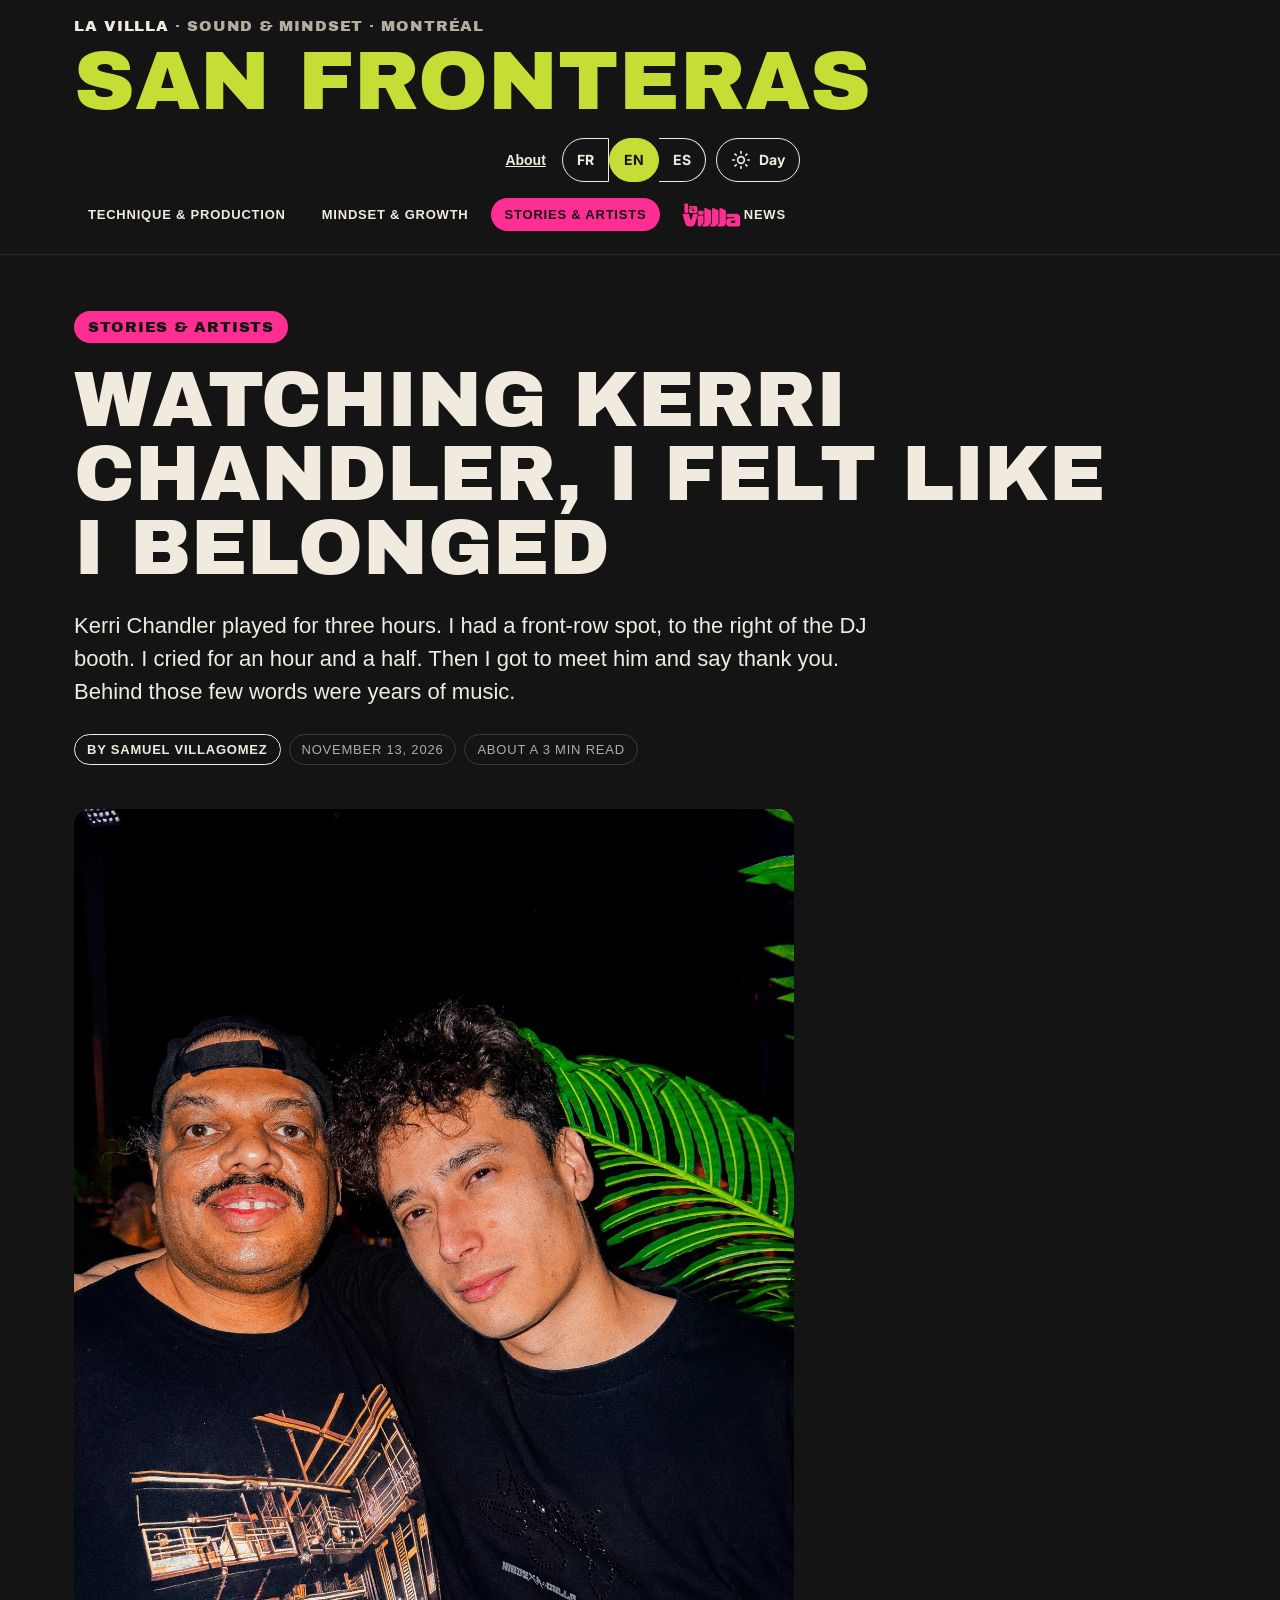
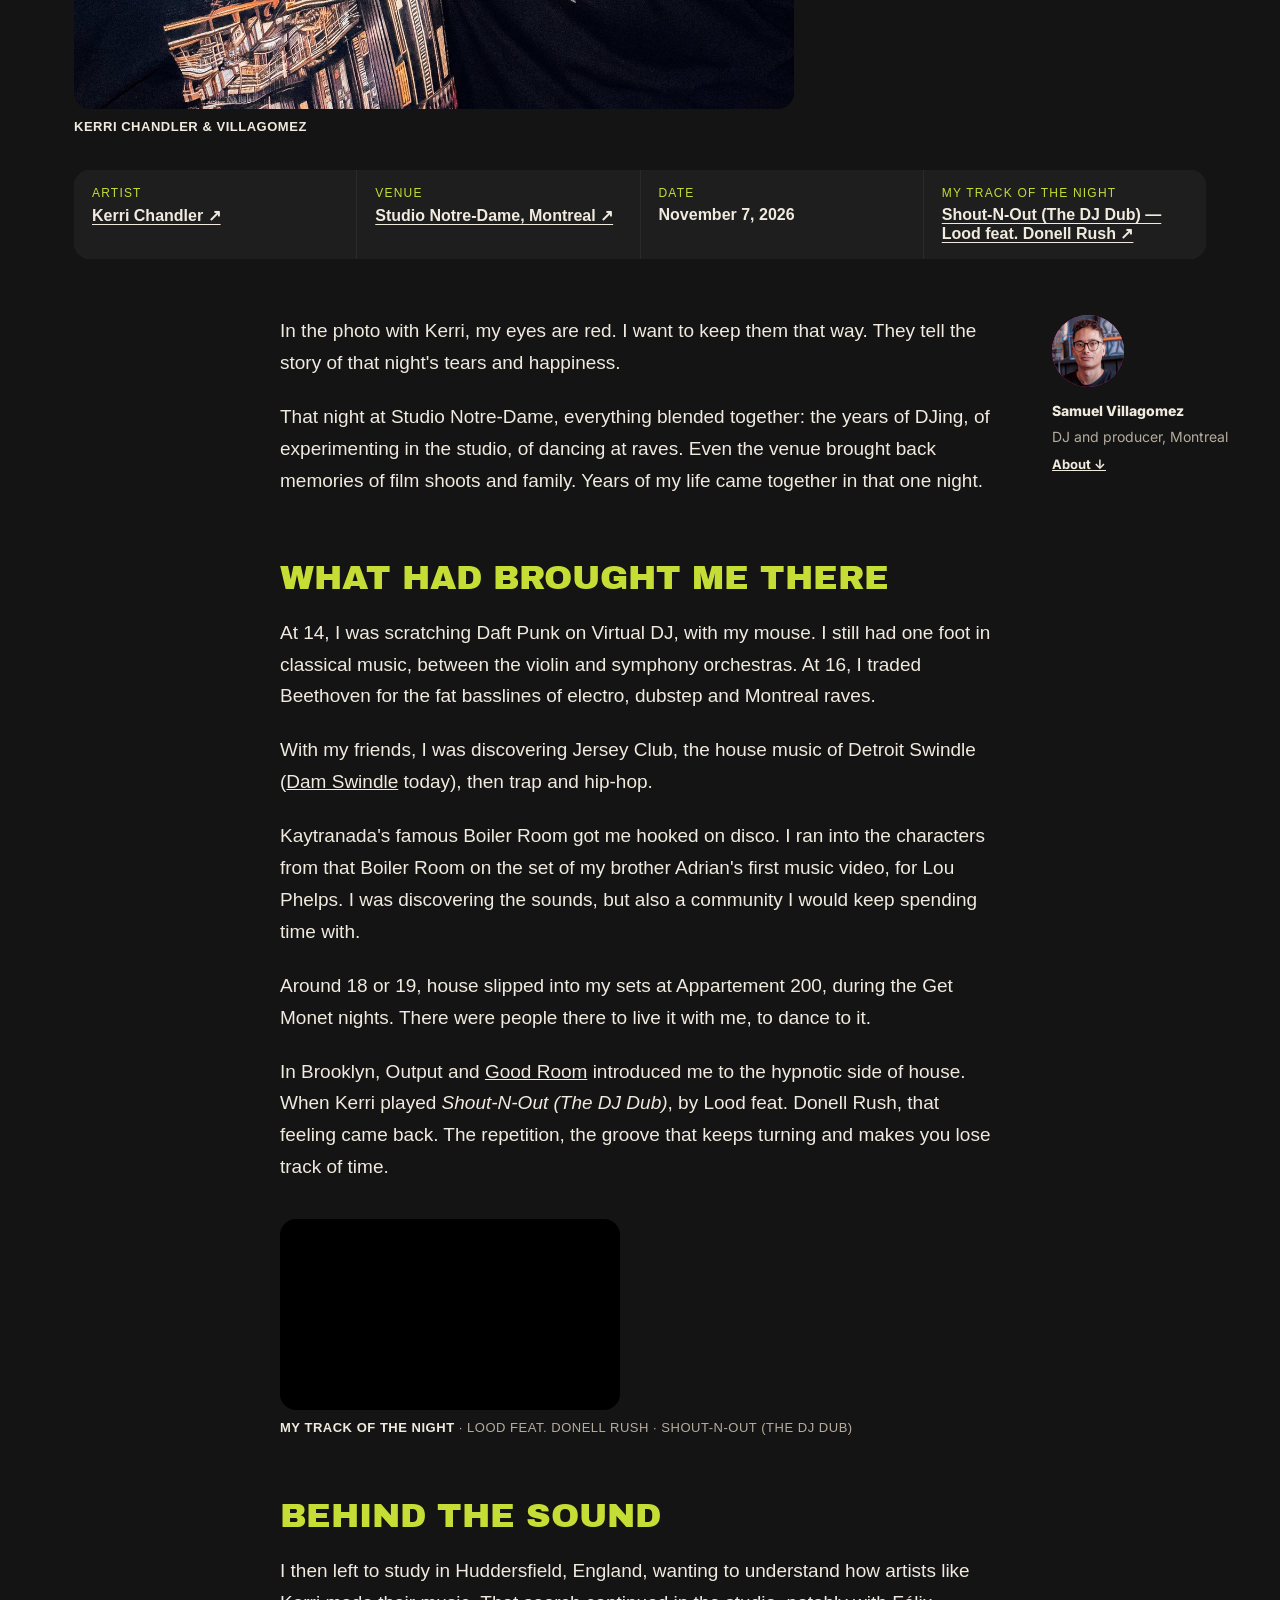
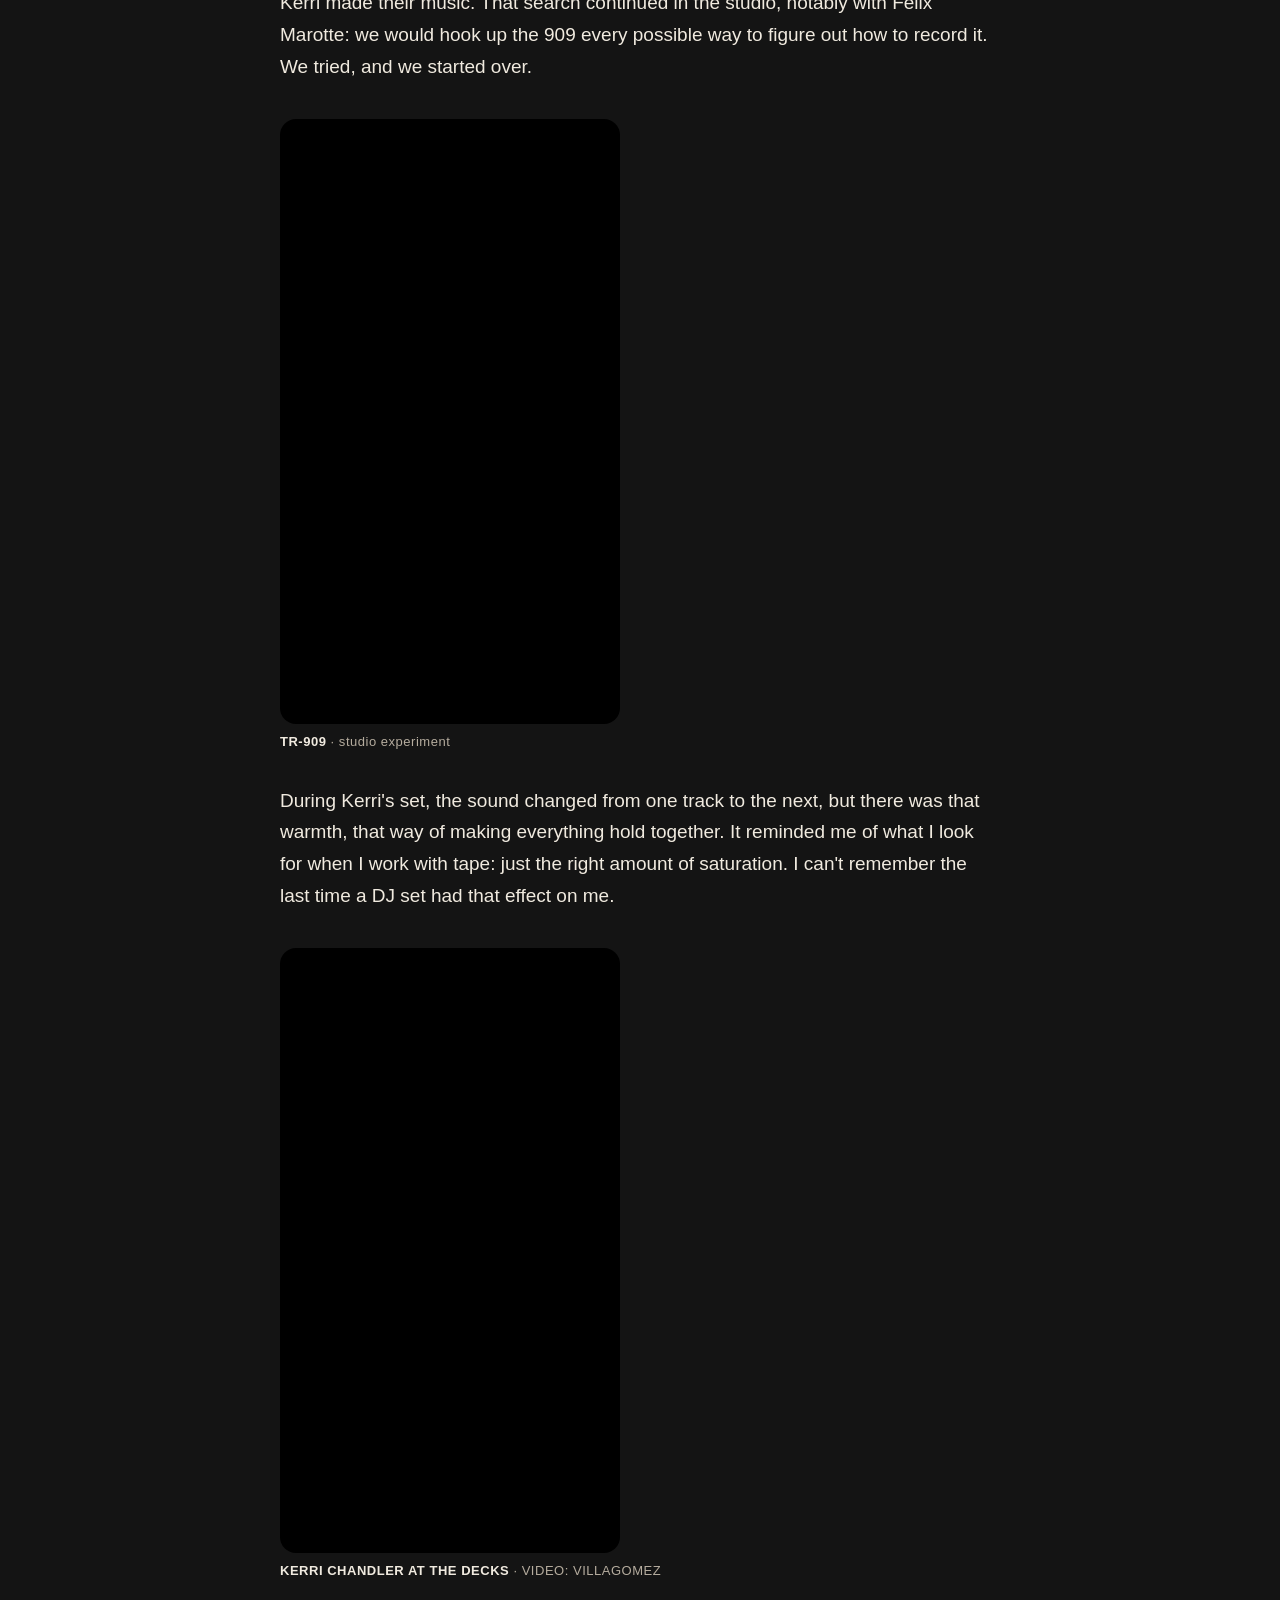
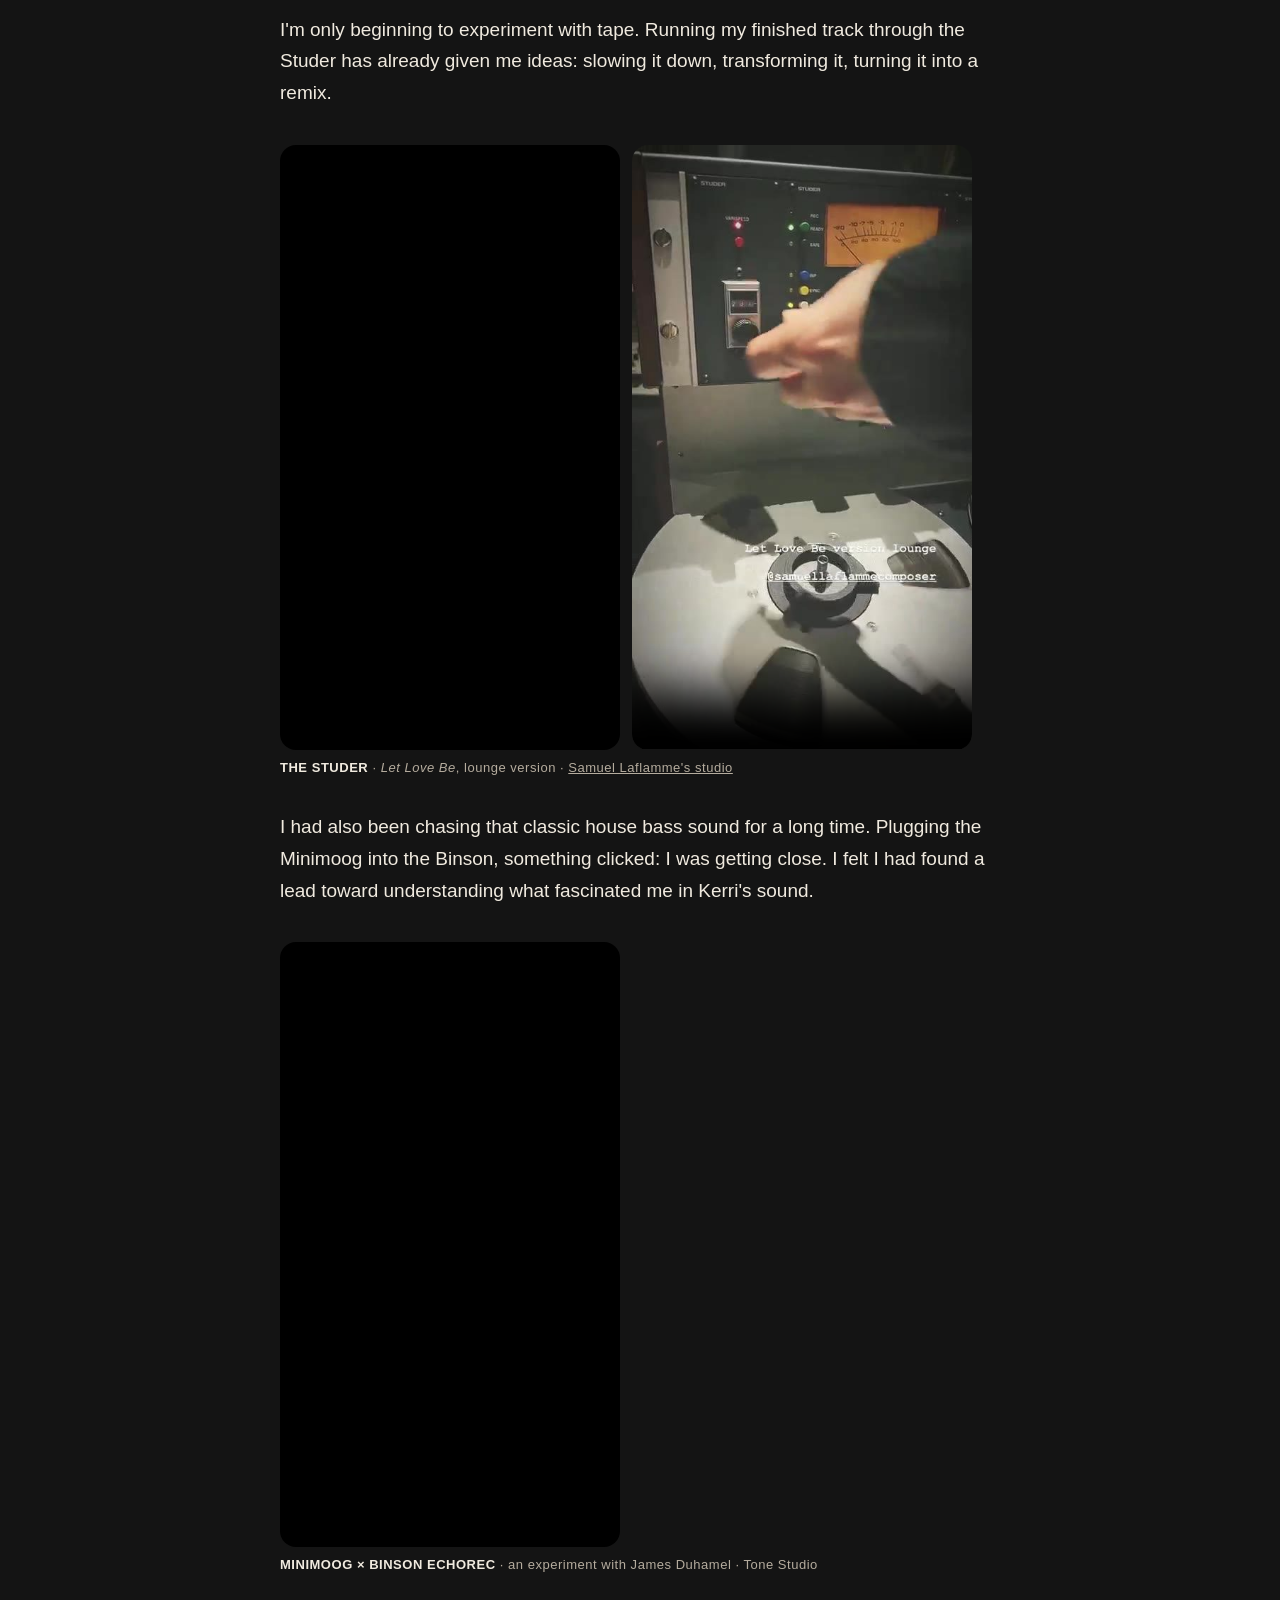
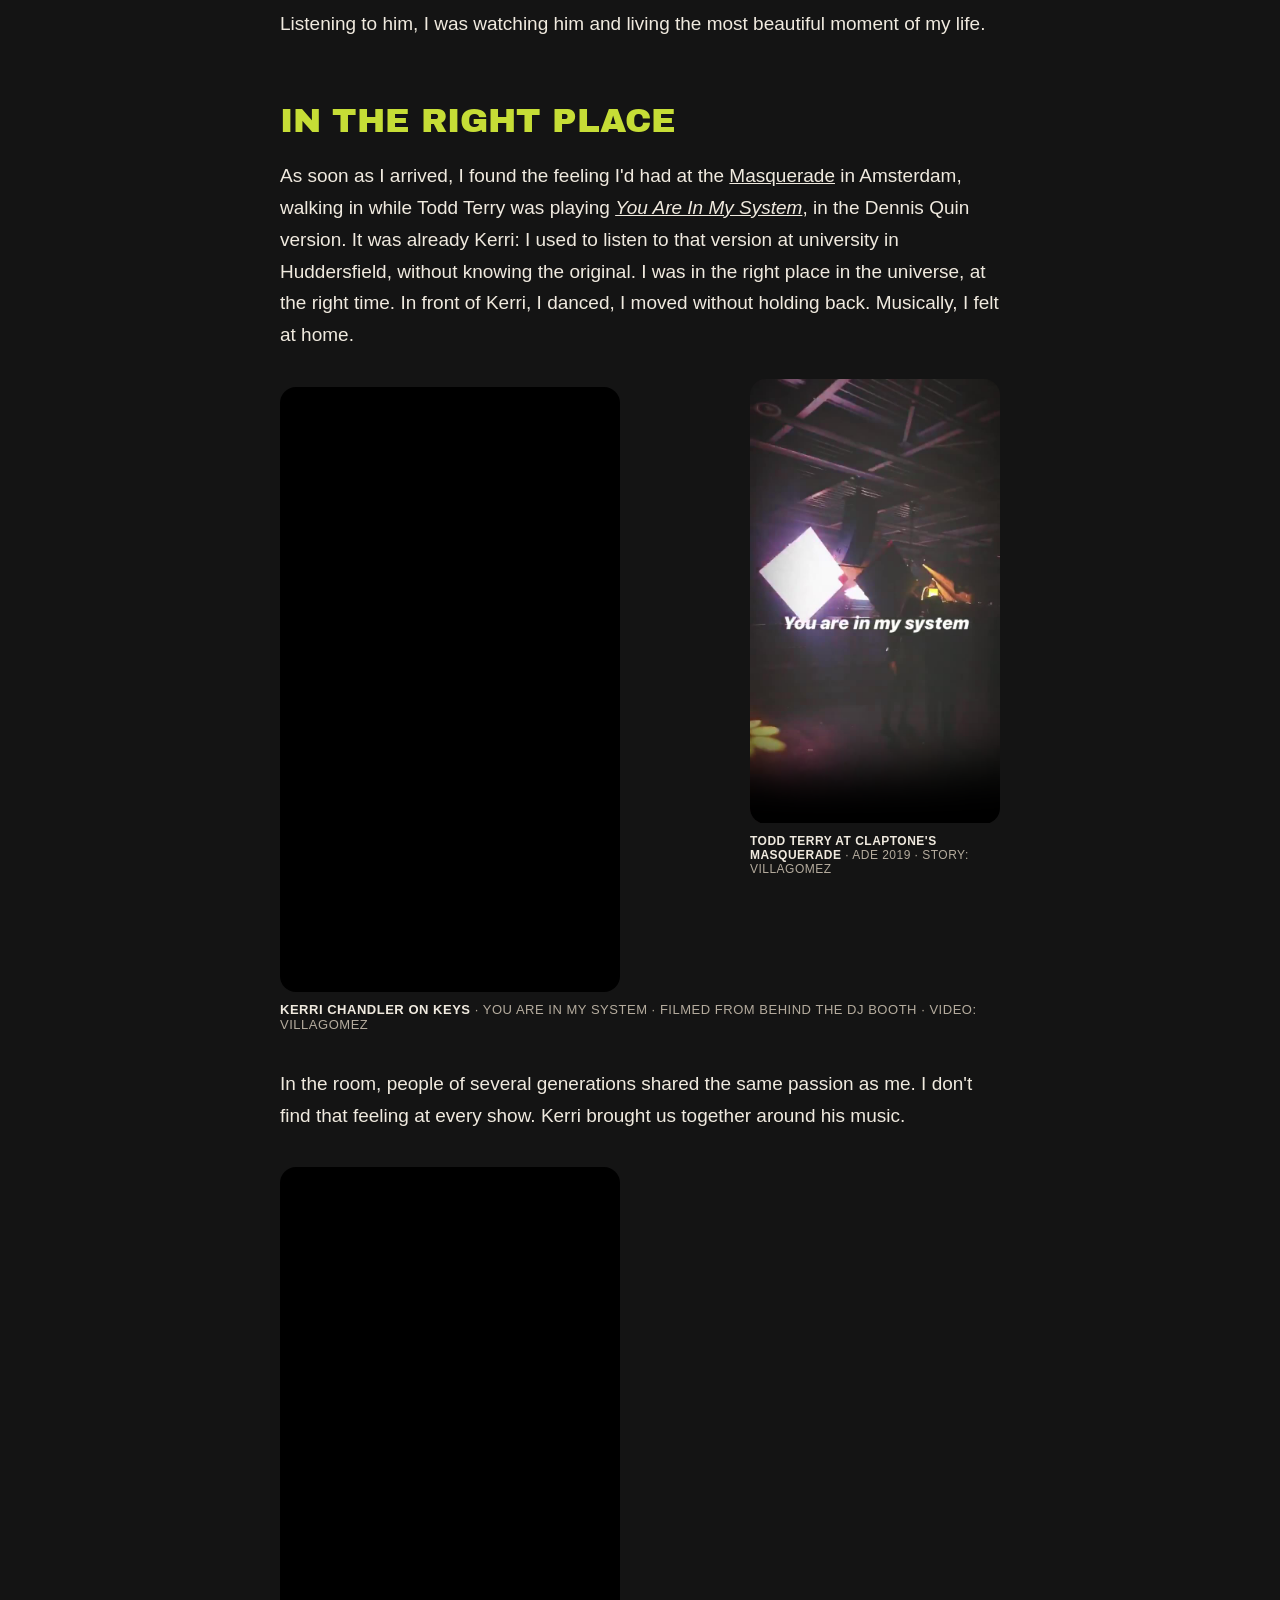
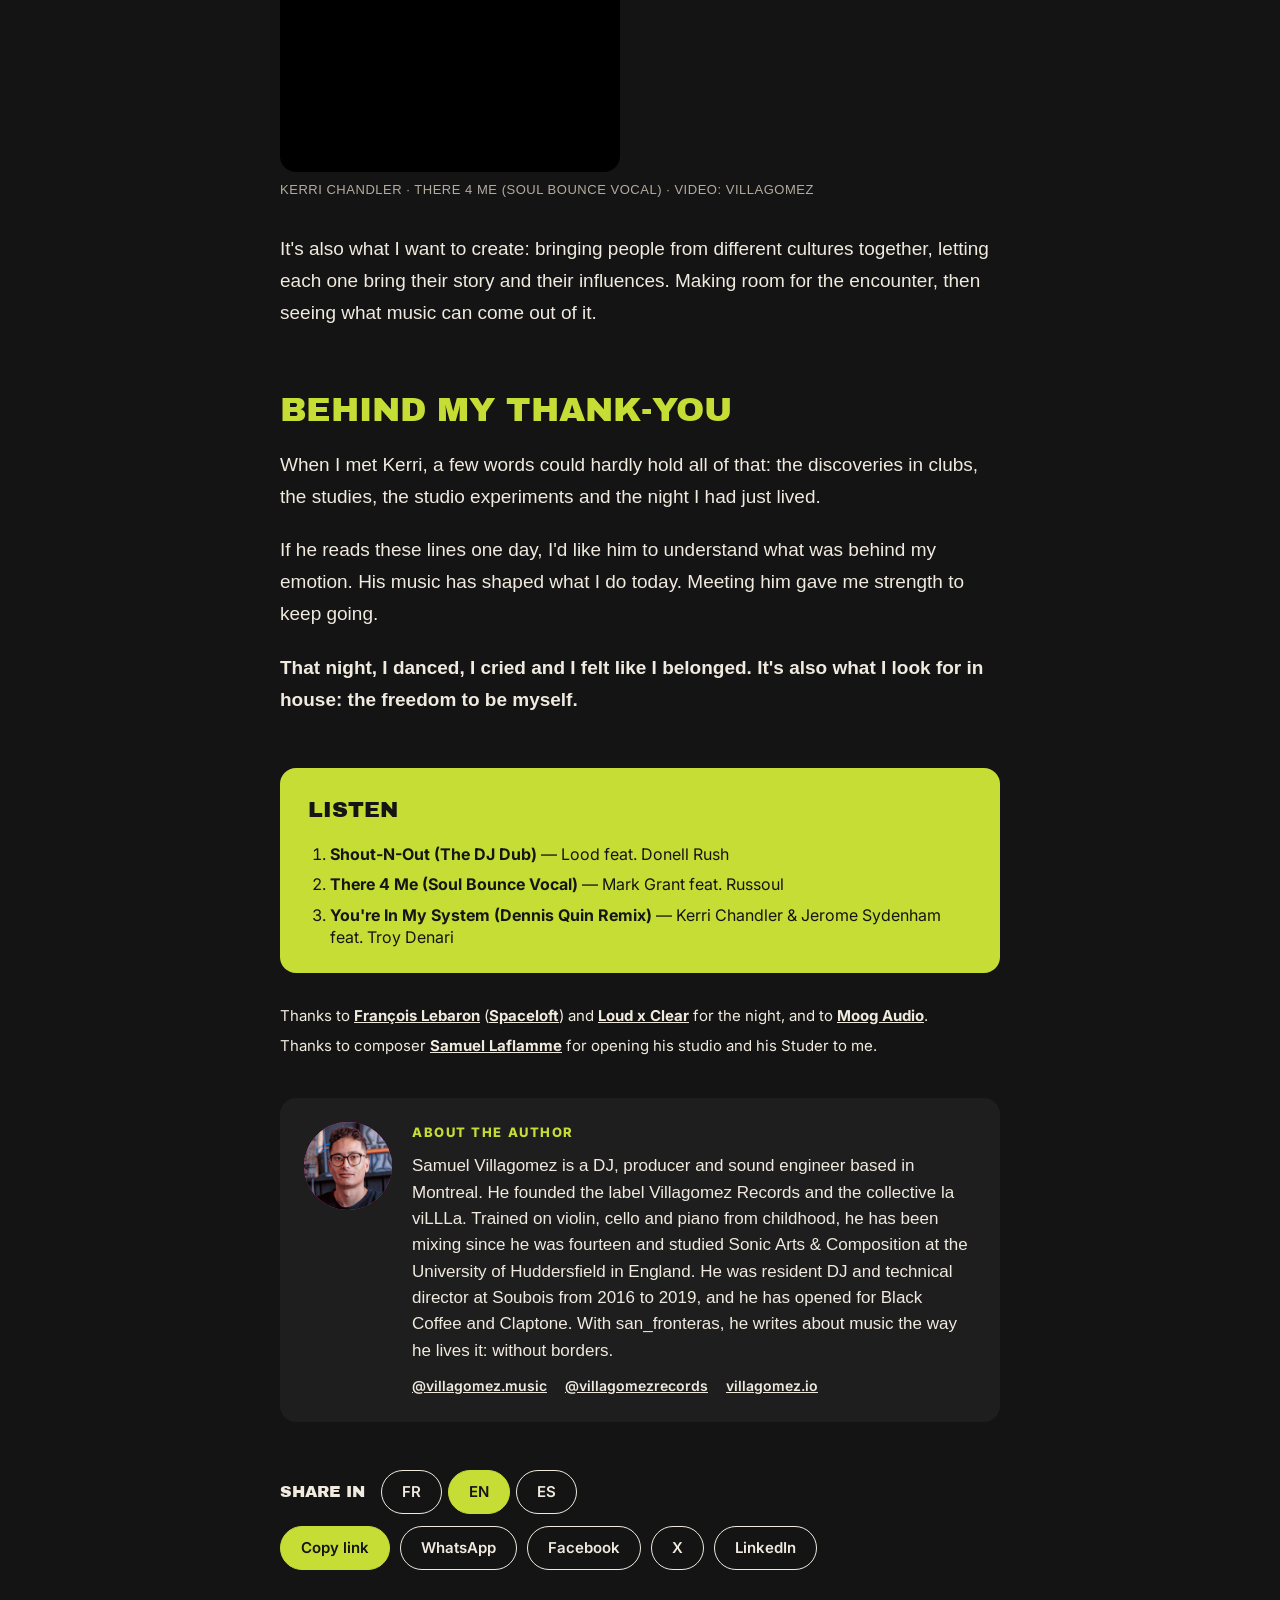
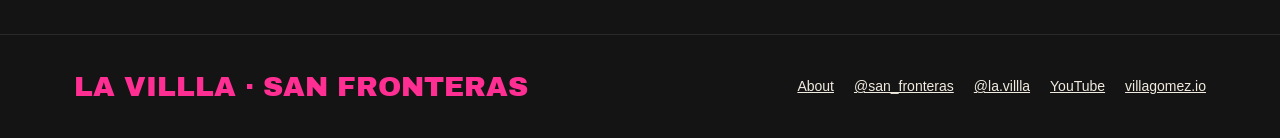
<file: sanfronteras/kerri-chandler/index.html>
<!doctype html>
<html lang="fr" data-l="fr" data-v="article">
<head>
<meta charset="utf-8">
<meta name="viewport" content="width=device-width, initial-scale=1">
<title>Devant Kerri Chandler, je me suis senti à ma place — san_fronteras</title>
<meta name="description" content="J'ai vu Kerri Chandler jouer, puis j'ai pu le rencontrer et lui dire merci. Entre les deux, j'ai dansé et j'ai pleuré pendant une heure et demie au milieu d'inconnus.">
<link rel="canonical" href="https://villagomez.io/sanfronteras/kerri-chandler/">
<meta property="og:type" content="article">
<meta property="article:published_time" content="2026-11-13">
<meta property="og:site_name" content="san_fronteras · Sound &amp; Mindset">
<meta property="og:title" content="Devant Kerri Chandler, je me suis senti à ma place">
<meta property="og:description" content="J'ai dansé et j'ai pleuré pendant une heure et demie au milieu d'inconnus.">
<meta property="og:url" content="https://villagomez.io/sanfronteras/kerri-chandler/">
<meta property="og:image" content="https://villagomez.io/images/sanfronteras/kerri-chandler-apercu.jpg">
<meta property="og:image:width" content="1200"><meta property="og:image:height" content="630">
<meta name="twitter:card" content="summary_large_image">
<meta name="theme-color" content="#E6F53F">
<link rel="icon" href="/favicon.svg" type="image/svg+xml">
<link rel="preconnect" href="https://fonts.googleapis.com">
<link rel="preconnect" href="https://fonts.gstatic.com" crossorigin>
<link href="https://fonts.googleapis.com/css2?family=Inter:wght@400;600;800&amp;family=Newsreader:ital,opsz,wght@0,6..72,400;0,6..72,600;1,6..72,400&amp;display=swap" rel="stylesheet">
<script>(function(){var H=document.documentElement,q=new URLSearchParams(location.search).get('lang'),s=null,t=null;
try{s=sessionStorage.getItem('sf-lang');t=sessionStorage.getItem('sf-theme');}catch(e){}
var n=(navigator.language||'').toLowerCase(),d=/^fr/.test(n)?'fr':(/^es/.test(n)?'es':'en');
var l=(q==='fr'||q==='en'||q==='es')?q:(s||d);H.setAttribute('data-l',l);H.lang=l;
var h=new Date().getHours();if(t?t==='nuit':(h>=18||h<6))H.classList.add('nuit');})();</script>
<style>
@font-face{font-family:'La Villla Display';src:url('/fonts/archivo-black.woff2') format('woff2');font-weight:400 700;font-display:swap}

.vnews{display:inline-flex;align-items:center;gap:3px}
.vmini{display:block;height:24px;width:auto}
.vlogo{font-family:'La Villla Signature',sans-serif;font-size:22px;white-space:nowrap;line-height:1;text-transform:none;letter-spacing:0}
.theme-jour .vlogo{color:#151515}
.theme-nuit .vlogo{color:#C6DD36}
body{margin:0}
a{color:inherit}
.site{min-height:100%;transition:background .3s,color .3s}
.theme-jour{background:#F6F2E8;color:#151515;font-family:'Inter',sans-serif}
.theme-nuit{background:#151515;color:#F0EADF;font-family:'Helvetica Neue',Helvetica,Arial,sans-serif}
.theme-jour .only-nuit,.theme-nuit .only-jour{display:none !important}
.wrap{max-width:1180px;margin:0 auto;padding-left:24px;padding-right:24px;box-sizing:border-box}
/* masthead */
.theme-jour .mast{background:#E6F53F;border-bottom:3px solid #151515}
.theme-nuit .mast{background:#151515;border-bottom:1px solid #3A3631}
.mast-in{display:flex;flex-wrap:wrap;align-items:center;justify-content:space-between;gap:16px;padding-top:18px;padding-bottom:18px}
.logo{display:flex;align-items:center;gap:14px;text-decoration:none}
.nf{display:flex;align-items:baseline;font-weight:800;font-size:40px;line-height:1;color:#151515}
.nf svg.nfl,.bignf svg.nfl{height:1em;width:auto;display:block}
.wm{display:flex;flex-direction:column;gap:2px}
.wm b{font-weight:800;font-size:20px}
.wm span{font-size:13px;font-weight:600;letter-spacing:.08em;text-transform:uppercase}
.kicker{font-family:'La Villla Display','Arial Black',sans-serif;font-size:15px;letter-spacing:.06em;color:#B5AC9E}
.kicker b{color:#F0EADF}
.big{display:block;font-family:'La Villla Display','Arial Black',sans-serif;font-weight:700;font-size:84px;line-height:.95;color:#C6DD36;text-decoration:none;margin-top:8px}
.right{display:flex;flex-direction:column;align-items:flex-end;gap:12px}
nav.rubs{display:flex;flex-wrap:wrap;gap:6px 22px;font-size:14px;font-weight:600}
nav.rubs a{text-decoration:none}
.theme-jour nav.rubs a.cur{border-bottom:2px solid #151515}
.theme-nuit nav.rubs{font-size:13px;letter-spacing:.1em;text-transform:uppercase}
.theme-nuit nav.rubs a.cur{color:#FF5AAA}
.ctrls{display:flex;gap:10px;align-items:center}
.seg{display:flex}
.ctrls button{min-height:44px;min-width:44px;padding:0 14px;font:700 14px/1 'Inter',Helvetica,Arial,sans-serif;cursor:pointer;display:flex;align-items:center;justify-content:center;gap:8px;background:transparent}
.theme-jour .ctrls button{border:2px solid #151515;color:#151515}
.theme-jour .seg button+button{border-left:0}
.theme-jour .ctrls button.on{background:#151515;color:#E6F53F}
.theme-nuit .ctrls button{border:1px solid #F0EADF;color:#F0EADF;border-radius:999px}
.theme-nuit .seg button:first-child{border-radius:999px 0 0 999px}
.theme-nuit .seg button:last-child{border-radius:0 999px 999px 0;border-left:0}
.theme-nuit .ctrls button.on{background:#C6DD36;color:#151515;border-color:#C6DD36}
/* article head */
.art{padding-top:56px;padding-bottom:40px}
.rub{margin:0 0 20px;display:inline-block}
.theme-jour .rub{background:#151515;color:#E6F53F;font-size:13px;font-weight:800;letter-spacing:.12em;text-transform:uppercase;padding:7px 12px}
.theme-nuit .rub{background:#FF2E93;color:#151515;font-family:'La Villla Display','Arial Black',sans-serif;font-weight:700;font-size:15px;letter-spacing:.06em;text-transform:uppercase;padding:8px 14px;border-radius:999px}
.h1{margin:0 0 24px;max-width:1060px}
.theme-jour .h1{font-family:'Newsreader',Georgia,serif;font-weight:600;font-size:64px;line-height:1.04;letter-spacing:-.02em}
.theme-nuit .h1{font-family:'La Villla Display','Arial Black',sans-serif;font-weight:700;font-size:78px;line-height:.95;text-transform:uppercase}
.chapo{margin:0 0 26px;max-width:800px}
.theme-jour .chapo{font-family:'Newsreader',Georgia,serif;font-style:italic;font-size:24px;line-height:1.45;color:#2B2722}
.theme-nuit .chapo{font-size:22px;line-height:1.5}
.byline{margin:0;display:flex;flex-wrap:wrap;gap:6px 18px;font-size:14px}
.theme-jour .byline{color:#5E574C}.theme-jour .by{color:#151515;font-weight:800}
.theme-nuit .byline{color:#B5AC9E;font-size:13px;letter-spacing:.06em;text-transform:uppercase}.theme-nuit .by{color:#F0EADF;font-weight:700}
.hero{margin:44px 0 0}
.hero img{display:block;width:100%;max-width:720px;aspect-ratio:4/5;object-fit:cover}
.theme-jour .hero img{border:3px solid #151515}
.cap{margin-top:10px;font-size:13px;letter-spacing:.04em}
.theme-jour .cap{color:#5E574C}.theme-jour .cap strong{color:#151515}
.theme-nuit .cap{color:#B5AC9E}.theme-nuit .cap strong{color:#F0EADF}
.fiche{margin-top:36px;display:grid;grid-template-columns:repeat(auto-fit,minmax(200px,1fr));gap:1px}
.theme-jour .fiche{background:#151515;border:2px solid #151515}
.theme-nuit .fiche{background:#3A3631;border:1px solid #3A3631}
.cell{padding:16px 18px;display:flex;flex-direction:column;gap:6px}
.theme-jour .cell{background:#F6F2E8}.theme-nuit .cell{background:#151515}
.lab{font-size:12px;letter-spacing:.1em;text-transform:uppercase}
.theme-jour .lab{color:#5E574C}.theme-nuit .lab{color:#C6DD36}
.val{font-weight:700}
a.val{color:inherit;text-decoration:underline;text-decoration-thickness:1px;text-underline-offset:3px}
a.val:hover{color:#FF6B5E}
/* prose */
.prose{max-width:720px;margin:56px auto 0}
.prose p{margin:0 0 22px}
.theme-jour .prose p{font-family:'Newsreader',Georgia,serif;font-size:21px;line-height:1.62}
.theme-nuit .prose p{font-size:19px;line-height:1.68}
.prose p.last{font-weight:700}
.theme-jour .prose h2{font-family:'Inter',sans-serif;font-weight:800;font-size:15px;letter-spacing:.12em;text-transform:uppercase;margin:56px 0 20px;padding-top:18px;border-top:3px solid #151515}
.theme-nuit .prose h2{font-family:'La Villla Display','Arial Black',sans-serif;font-weight:700;font-size:34px;line-height:1;text-transform:uppercase;color:#C6DD36;margin:64px 0 22px}
.theme-jour .pull{margin:36px 0;padding:4px 0 4px 28px;border-left:8px solid #FF6B5E;font-family:'Newsreader',Georgia,serif;font-size:36px;line-height:1.2;font-weight:600}
.theme-nuit .pull{margin:44px 0;padding:0;font-family:'La Villla Display','Arial Black',sans-serif;font-weight:700;font-size:52px;line-height:.95;color:#FF2E93;text-transform:uppercase}
.vid{margin:36px 0}
.vidbox{aspect-ratio:9/16;max-width:340px;display:flex;align-items:center;justify-content:center;text-align:center;padding:24px;box-sizing:border-box;font-size:15px;font-weight:600}
.theme-jour .vidbox{background:#2B2722;color:#F6F2E8}
.theme-nuit .vidbox{background:#26231F;color:#B5AC9E;border:1px dashed #5E574C}
.listen{margin-top:52px;background:#E6F53F;color:#151515;padding:24px 28px}
.theme-jour .listen{border:3px solid #151515}
.theme-nuit .listen{background:#C6DD36;border-radius:16px}
.listen-t{margin:0 0 14px !important;font-weight:800}
.listen a{color:inherit;text-decoration:underline;text-underline-offset:3px}
.theme-jour .listen-t{font-family:'Inter',sans-serif !important;font-size:13px !important;letter-spacing:.12em;text-transform:uppercase}
.theme-nuit .listen-t{font-family:'La Villla Display','Arial Black',sans-serif !important;font-size:22px !important;text-transform:uppercase}
.listen ol{margin:0;padding-left:22px;display:flex;flex-direction:column;gap:8px;font-family:'Inter',Helvetica,Arial,sans-serif;font-size:16px;line-height:1.4}
.share{margin-top:40px;display:flex;flex-wrap:wrap;align-items:center;gap:10px}
.share-t{font-weight:800;margin-right:6px}
.theme-jour .share-t{font-size:13px;letter-spacing:.12em;text-transform:uppercase}
.theme-nuit .share-t{font-family:'La Villla Display','Arial Black',sans-serif;font-size:16px;text-transform:uppercase}
.sh{display:inline-flex;align-items:center;box-sizing:border-box;min-height:44px;padding:0 18px;background:transparent;font:600 15px 'Inter',Helvetica,Arial,sans-serif;text-decoration:none;cursor:pointer}
.sh[hidden]{display:none}
.sh-ok{font-weight:700;font-size:14px}
.theme-jour .sh{border:2px solid #151515;color:#151515}
.theme-jour .sh.primary{background:#151515;color:#F6F2E8}
.theme-nuit .sh{border:1px solid #F0EADF;color:#F0EADF;border-radius:999px;padding:0 20px}
.theme-nuit .sh.primary{background:#C6DD36;color:#151515;border-color:#C6DD36}
/* footer */
.foot{margin-top:56px}
.theme-jour .foot{background:#151515;color:#F6F2E8}
.theme-nuit .foot{border-top:1px solid #3A3631}
.foot-in{display:flex;flex-wrap:wrap;justify-content:space-between;align-items:center;gap:20px;padding-top:36px;padding-bottom:36px;font-size:14px}
.foot .nf{font-size:28px;color:#E6F53F}
.foot-nuit{font-family:'La Villla Display','Arial Black',sans-serif;font-weight:700;font-size:28px;color:#FF2E93}
.links{display:flex;flex-wrap:wrap;gap:8px 20px}

/* nuit : inspiré du nouveau Radio-Canada (sombre, cartes arrondies, pastilles), esprit la viLLLa */
.theme-nuit{background:#141414}
.theme-nuit .mast{position:sticky;top:0;z-index:5;background:#141414;border-bottom:1px solid #2A2A2A}
.theme-nuit nav.rubs{gap:8px}
.theme-nuit nav.rubs a{padding:9px 14px;border-radius:999px;letter-spacing:.06em}
.theme-nuit nav.rubs a:hover{background:#262626}
.theme-nuit nav.rubs a.cur{background:#FF2E93;color:#151515}
.theme-nuit .byline{gap:8px}
.theme-nuit .byline span,.theme-nuit .byline time{border:1px solid #3A3A3A;border-radius:999px;padding:7px 12px}
.theme-nuit .byline .by{border-color:#F0EADF}
.theme-nuit .hero img{border-radius:16px}
.theme-nuit .fiche{background:#2A2A2A;border:0;border-radius:16px;overflow:hidden}
.theme-nuit .cell{background:#1E1E1E}
.theme-nuit .vidbox{border-radius:16px;border-style:solid;border-color:#2A2A2A;background:#1E1E1E}
.theme-nuit .foot{border-top:1px solid #2A2A2A}

/* panneau de partage */
.sharewrap{max-width:720px;margin:0 auto;padding-bottom:8px}
.sharewrap .share{margin-top:8px}
.sharewrap .shbtns{margin-top:12px}
.sharepanel{margin-top:16px;padding:20px;display:flex;flex-direction:column;gap:18px}
.theme-jour .sharepanel{border:2px solid #151515;background:#FFFDF7}
.theme-nuit .sharepanel{background:#1E1E1E;border-radius:16px}
.shrow{display:flex;flex-wrap:wrap;align-items:center;gap:12px}
.seg2{display:flex;gap:6px}
.seg2 .sh{min-width:56px}
.theme-jour .sh.on{background:#151515;color:#E6F53F}
.theme-nuit .sh.on{background:#C6DD36;color:#151515;border-color:#C6DD36}
.pv{display:flex;gap:14px;align-items:center}
.pv img{width:84px;height:84px;object-fit:cover;flex:none}
.theme-nuit .pv img{border-radius:10px}
.pv-t{display:flex;flex-direction:column;gap:4px;min-width:0}
.pv-site{font-size:12px;letter-spacing:.06em;text-transform:uppercase}
.theme-jour .pv-site{color:#5E574C}.theme-nuit .pv-site{color:#B5AC9E}
.pv-title{font-weight:700;font-size:16px;line-height:1.3}
.pv-desc{font-size:14px;line-height:1.4}
.theme-jour .pv-desc{color:#2B2722}.theme-nuit .pv-desc{color:#D9D2C6}
.shbtns{display:flex;flex-wrap:wrap;gap:10px}

/* auteur en marge (grands écrans) */
.side-au{display:none}
@media (min-width:1240px){
.prose{position:relative}
.side-au{display:block;position:absolute;top:0;bottom:0;right:-228px;width:176px}
.side-au .in{position:sticky;top:40px}
.theme-nuit .side-au .in{top:var(--mast-h,150px)}
.side-au .av{width:72px;height:72px;margin-bottom:14px}
.prose .side-au p{margin:0 0 6px;font-family:'Inter',Helvetica,Arial,sans-serif !important;font-size:14px !important;line-height:1.45 !important}
.prose .side-au .sa-n{font-weight:800}
.theme-jour .side-au .sa-r{color:#5E574C}.theme-nuit .side-au .sa-r{color:#B5AC9E}
.prose .side-au a{font-weight:700;font-size:13px}
}
/* à propos de l'auteur */
.author{margin-top:40px;padding:24px;display:flex;gap:20px;align-items:flex-start}
.theme-jour .author{border-top:3px solid #151515;border-bottom:1px solid #151515;padding-left:0;padding-right:0}
.theme-nuit .author{background:#1E1E1E;border-radius:16px}
.av{flex:none;position:relative;overflow:hidden;width:88px;height:88px;border-radius:50%;display:flex;align-items:center;justify-content:center;font-weight:800;font-size:22px}
.av img{position:absolute;top:0;left:0;width:100%;height:100%;object-fit:cover;display:block}
.theme-jour .av{background:#E6F53F;color:#151515;border:2px solid #151515}
.theme-nuit .av{background:#FF2E93;color:#151515}
.au-t{min-width:0}
.prose .author p{margin:0 0 10px}
.prose .au-h{font-weight:800;font-size:13px !important;letter-spacing:.12em;text-transform:uppercase;font-family:'Inter',Helvetica,Arial,sans-serif !important}
.theme-nuit .prose .au-h{color:#C6DD36}
.prose .au-b{font-size:17px !important;line-height:1.55 !important}
.prose .au-l{display:flex;flex-wrap:wrap;gap:6px 18px;font-size:14px !important;font-weight:600;margin:0 !important;font-family:'Inter',Helvetica,Arial,sans-serif !important}

/* pages « à venir » et infolettre */
nav.rubs a{cursor:pointer}
.soon{padding-top:56px;padding-bottom:40px;max-width:900px}
.theme-jour .soon .rub{background:#FF6B5E;color:#151515}
.teasers{margin-top:36px;display:flex;flex-direction:column;gap:0}
.teasers .lab{margin:0 0 10px}
.teaser{display:flex;gap:18px;align-items:baseline;padding:18px 0}
.theme-jour .teaser{border-top:2px solid #151515}
.theme-nuit .teaser{border-top:1px solid #2A2A2A}
.tz-n{font-weight:800;font-size:14px;letter-spacing:.08em;flex:none}
.theme-jour .tz-n{color:#5E574C}.theme-nuit .tz-n{color:#C6DD36}
.tz-t{font-size:24px;line-height:1.3}
.theme-jour .tz-t{font-family:'Newsreader',Georgia,serif;font-weight:600}
.theme-nuit .tz-t{font-weight:700}
.nl{margin-top:40px;padding:28px}
.theme-jour .nl{background:#E6F53F;border:3px solid #151515;color:#151515}
.theme-nuit .nl{background:#1E1E1E;border-radius:16px}
.nl p{margin:0}
.nl-h{font-weight:800;font-size:22px;margin-bottom:8px !important}
.theme-nuit .nl-h{font-family:'La Villla Display','Arial Black',sans-serif;text-transform:uppercase;color:#C6DD36;font-size:28px}
.nl-p{font-size:16px;line-height:1.5;margin-bottom:18px !important}
.nl-l{display:block;font-size:13px;font-weight:700;letter-spacing:.08em;text-transform:uppercase;margin-bottom:8px}
.nl-row{display:flex;flex-wrap:wrap;gap:10px}
.nl-row input{flex:1 1 240px;min-height:48px;padding:0 14px;font:400 16px 'Inter',Helvetica,Arial,sans-serif;box-sizing:border-box}
.theme-jour .nl-row input{border:2px solid #151515;background:#FFFDF7;color:#151515}
.theme-nuit .nl-row input{border:1px solid #5E574C;background:#141414;color:#F0EADF;border-radius:999px;padding:0 18px}
.theme-jour .nl .sh.primary{background:#151515;color:#E6F53F;border-color:#151515}
.nl .sh{min-height:48px}
.nl-ok{font-weight:700;font-size:17px}
.backp{margin-top:32px}
.back{font-weight:700}

/* page à propos */
.about-l{font-weight:700;font-size:14px;margin-right:6px;min-height:44px;display:flex;align-items:center}
.theme-jour .about-l{color:#151515}
.theme-nuit .about-l{color:#F0EADF}
.about{padding-top:48px;padding-bottom:40px;max-width:900px}
.about-logo{margin-bottom:28px}
.bignf{display:inline-flex;align-items:baseline;font-weight:800;font-size:150px;line-height:.8;font-family:'Inter',sans-serif}

.theme-jour .bignf{color:#151515}
.theme-nuit .bignf{color:#F0EADF}
.about-prose{margin:40px 0 0;max-width:720px}
.rubs-list{display:flex;flex-direction:column}
.rb{display:flex;flex-direction:column;gap:4px;padding:14px 0}
.theme-jour .rb{border-top:2px solid #151515}
.theme-nuit .rb{border-top:1px solid #2A2A2A}
.rb-t{font-weight:800;font-size:17px}
.theme-nuit .rb-t{color:#C6DD36}
.rb-d{font-size:16px;line-height:1.5}
.prose .ab-contact{font-family:'Inter',Helvetica,Arial,sans-serif !important;font-size:16px !important;font-weight:600}
@media (max-width:700px){.bignf{font-size:96px}}

/* clip vidéo */
.clip{margin:36px 0}
.clip video{display:block;width:100%;max-width:340px;aspect-ratio:9/16;object-fit:cover;background:#000}
.theme-jour .clip video{border:3px solid #151515}
.theme-nuit .clip video{border-radius:16px}

/* photo dans le texte */
.photo{margin:0 0 32px}
.photo img{display:block;width:100%;max-width:520px;aspect-ratio:9/16;object-fit:cover}
.theme-jour .photo img{border:3px solid #151515}
.theme-nuit .photo img{border-radius:16px}
@media (max-width:700px){.theme-jour .h1{font-size:42px}.theme-nuit .h1{font-size:50px}.big{font-size:54px}.right{align-items:flex-start}.theme-nuit .pull{font-size:38px}}


html:not([data-l="fr"]) [data-lang="fr"],html:not([data-l="en"]) [data-lang="en"],html:not([data-l="es"]) [data-lang="es"]{display:none !important}
html:not([data-v="article"]) [data-view="article"],html:not([data-v="soon"]) [data-view="soon"],html:not([data-v="about"]) [data-view="about"]{display:none !important}
html,body{background:#F6F2E8}
html.nuit,html.nuit body{background:#141414}
.yt{width:100%;max-width:340px;aspect-ratio:9/16;overflow:hidden;background:#000}
.duo .duo-r{display:flex;gap:12px;max-width:692px}
.duo .duo-r>*{flex:1 1 0;min-width:0;max-width:none}
.duo video{display:block;width:100%;aspect-ratio:9/16;object-fit:cover;background:#000}
.theme-jour .duo video{border:3px solid #151515}
.theme-nuit .duo video{border-radius:16px}
.yt iframe{display:block;width:100%;height:100%;border:0}
.yt.wide{aspect-ratio:16/9;max-width:340px}
.theme-jour .yt{border:3px solid #151515}
.theme-nuit .yt{border-radius:16px}
a.sh{display:inline-flex;align-items:center;text-decoration:none;box-sizing:border-box}
.sh-ok{align-self:center;font-weight:700;font-size:14px}
.ctrls button[aria-pressed="true"]{}
nav.rubs{align-items:center}
nav.rubs a{text-decoration:none}
.hero img{height:auto}
.prose p.merci{margin:32px 0 0;font-family:'Inter',Helvetica,Arial,sans-serif !important;font-size:15px !important;line-height:1.5 !important}
.prose p.merci a{font-weight:700}
.prose p.merci + p.merci{margin-top:8px}
@media (max-width:700px){.mast-in{gap:12px}.ctrls{flex-wrap:wrap}.theme-jour .chapo{font-size:20px}.theme-jour .prose p{font-size:19px}.theme-nuit .prose h2{font-size:28px}}

.vert video{display:block;width:100%;max-width:340px;aspect-ratio:9/16;object-fit:cover;background:#000}
.theme-jour .vert video{border:3px solid #151515}
.theme-nuit .vert video{border-radius:16px}
@media (min-width:960px){.prose .vert{float:right;width:250px;margin:6px 0 24px 36px}.prose .vert .cap{font-size:12px}.prose h2,.prose .listen,.prose .author{clear:both}}
@media (max-width:700px){
.theme-nuit .mast-in{padding-top:10px;padding-bottom:8px;gap:8px}
.theme-nuit .mast .kicker{font-size:10px;letter-spacing:.08em;white-space:nowrap}
.theme-nuit .mast .big{font-size:30px;line-height:1;margin-top:4px;white-space:nowrap}
.theme-nuit .mast .right{width:100%;gap:6px;min-width:0}
.theme-nuit .mast .right>div{max-width:100%;min-width:0}
.theme-nuit .mast .ctrls{flex-wrap:nowrap;gap:8px}
.theme-nuit .mast .ctrls button{min-height:34px;min-width:38px;padding:0 11px;font-size:12px}
.theme-nuit .mast .about-l{min-height:34px;font-size:13px}
.theme-nuit .mast nav.rubs{flex-wrap:nowrap;overflow-x:auto;gap:4px;font-size:11px;scrollbar-width:none;-webkit-overflow-scrolling:touch;margin:0 -24px;padding:0 24px}
.theme-nuit .mast nav.rubs::-webkit-scrollbar{display:none}
.theme-nuit .mast nav.rubs a{flex:none;white-space:nowrap;padding:7px 11px}
.theme-nuit .mast .vmini{height:16px}
.theme-nuit .h1{font-size:36px}
.theme-nuit .rub{font-size:12px;padding:6px 11px}
.theme-nuit .chapo{font-size:19px}
}
</style>
</head>
<body>
<div class="site theme-jour" lang="fr">
  <header class="mast">
    <div class="wrap mast-in">
      <a href="/sanfronteras/" class="logo only-jour" aria-label="san_fronteras">
        <span class="nf"><svg class="nfl" viewBox="118 238 568 312" aria-hidden="true"><g fill="none" stroke="currentColor" stroke-width="42" stroke-linecap="round" stroke-linejoin="round"><path d="M141 462V390C141 355 170 334 202 334S263 355 263 390V462"/><path d="M581 462V322C581 284 602 261 634 261C647 261 656 264 662 268"/><path d="M539 358H630"/></g><path d="M336 465H508Q514 465 514 471C514 520 476 548 422 548S330 520 330 471Q330 465 336 465Z" fill="#FF6B5E"/></svg></span>
        <span class="wm"><b>san_fronteras</b><span>Sound &amp; Mindset</span></span>
      </a>
      <div class="only-nuit">
        <p class="kicker" style="margin: 0"><b>LA VILLLA</b> · SOUND &amp; MINDSET · MONTRÉAL</p>
        <a href="/sanfronteras/" class="big" aria-label="San Fronteras">SAN FRONTERAS</a>
      </div>
      <div class="right">
        <div class="ctrls">
          <a href="#about" class="about-l" data-go="about"><span data-t="about">À propos</span></a>
          <div class="seg" role="group" aria-label="Langue / Language / Idioma">
            <button type="button" data-setlang="fr" aria-pressed="false">FR</button>
            <button type="button" data-setlang="en" aria-pressed="false">EN</button>
            <button type="button" data-setlang="es" aria-pressed="false">ES</button>
          </div>
          <button type="button" id="themebtn" aria-label="Passer en mode nuit"><span class="only-jour" style="display: flex"><svg width="20" height="20" viewBox="0 0 24 24" fill="none" stroke="currentColor" stroke-width="2" stroke-linecap="round" stroke-linejoin="round" aria-hidden="true"><path d="M21 12.8A9 9 0 1 1 11.2 3a7 7 0 0 0 9.8 9.8z"></path></svg></span><span class="only-nuit" style="display: flex"><svg width="20" height="20" viewBox="0 0 24 24" fill="none" stroke="currentColor" stroke-width="2" stroke-linecap="round" aria-hidden="true"><circle cx="12" cy="12" r="4"></circle><path d="M12 2v2M12 20v2M4.9 4.9l1.4 1.4M17.7 17.7l1.4 1.4M2 12h2M20 12h2M4.9 19.1l1.4-1.4M17.7 6.3l1.4-1.4"></path></svg></span><span id="themeword">Nuit</span></button>
        </div>
        <div data-lang="fr">
          <nav class="rubs" aria-label="Rubriques">
            <a href="#tech" data-nav="tech">Technique &amp; Production</a>
            <a href="#mind" data-nav="mind">Mindset &amp; Dépassement</a>
            <a href="#" data-nav="article">Histoires &amp; Artistes</a>
            <a href="#news" aria-label="Nouvelles de la viLLLa" class="vnews" data-nav="news">NOUVELLES <img class="vmini" src="/images/la-villla-logo-rose.svg" alt="" aria-hidden="true"></a>
          </nav>
        </div>
        <div data-lang="en">
          <nav class="rubs" aria-label="Sections">
            <a href="#tech" data-nav="tech">Technique &amp; Production</a>
            <a href="#mind" data-nav="mind">Mindset &amp; Growth</a>
            <a href="#" data-nav="article">Stories &amp; Artists</a>
            <a href="#news" aria-label="la viLLLa News" class="vnews" data-nav="news"><img class="vmini" src="/images/la-villla-logo-rose.svg" alt="" aria-hidden="true"> NEWS</a>
          </nav>
        </div>
        <div data-lang="es">
          <nav class="rubs" aria-label="Secciones">
            <a href="#tech" data-nav="tech">Técnica y Producción</a>
            <a href="#mind" data-nav="mind">Mindset y Superación</a>
            <a href="#" data-nav="article">Historias y Artistas</a>
            <a href="#news" aria-label="Noticias de la viLLLa" class="vnews" data-nav="news">NOTICIAS <img class="vmini" src="/images/la-villla-logo-rose.svg" alt="" aria-hidden="true"></a>
          </nav>
        </div>
      </div>
    </div>
  </header>

  <div data-view="article">
  <div data-lang="fr">
    <article class="wrap art">
      <p class="rub">Histoires &amp; Artistes</p>
      <h1 class="h1">Devant Kerri Chandler, je me suis senti à ma place</h1>
      <p class="chapo">Kerri Chandler a joué pendant trois heures. J'étais aux premières loges, à droite du DJ booth. J'ai pleuré pendant une heure et demie. Puis j'ai pu le rencontrer et lui dire merci. Derrière ces quelques mots, il y avait des années de musique.</p>
      <p class="byline"><span class="by">Par Samuel Villagomez</span><time datetime="2026-11-13">13 novembre 2026</time><span>Lecture : environ 3 min</span></p>
      <figure class="hero">
        <img src="/images/sanfronteras/kerri-chandler-villagomez.jpg" alt="Samuel Villagomez et Kerri Chandler, côte à côte, après le set">
        <figcaption class="cap"><strong>KERRI CHANDLER &amp; VILLAGOMEZ</strong></figcaption>
      </figure>
      <div class="fiche">
          <div class="cell"><span class="lab">Artiste</span><a class="val" href="https://www.instagram.com/kerrichandler/" target="_blank" rel="noopener">Kerri Chandler ↗</a></div>
          <div class="cell"><span class="lab">Lieu</span><a class="val" href="https://www.google.com/maps/search/?api=1&amp;query=Studio+Notre-Dame+Montr%C3%A9al" target="_blank" rel="noopener">Studio Notre-Dame, Montréal ↗</a></div>
          <div class="cell"><span class="lab">Date</span><span class="val">7 novembre 2026</span></div>
          <div class="cell"><span class="lab">Mon morceau de la nuit</span><a class="val" href="https://mastersatwork.bandcamp.com/track/shout-n-out" target="_blank" rel="noopener">Shout-N-Out (The DJ Dub) — Lood avec Donell Rush ↗</a></div>
      </div>
      <div class="prose">
        <aside class="side-au" aria-label="À propos de l'auteur"><div class="in"><div class="av" aria-hidden="true">SV<img src="/images/sanfronteras/auteur-samuel-villagomez.jpg" alt="" width="480" height="480" decoding="async" onerror="this.remove()"></div><p class="sa-n">Samuel Villagomez</p><p class="sa-r">DJ et producteur, Montréal</p><p><a href="#auteur-fr" onclick="event.preventDefault();document.getElementById('auteur-fr').scrollIntoView({behavior:'smooth'})">À propos ↓</a></p></div></aside>
        <p>Sur la photo avec Kerri, j'ai les yeux rouges. Je veux les garder comme ça. Ils racontent les larmes et le bonheur de cette nuit-là.</p>
        <p>Ce soir-là, au Studio Notre-Dame, tout se mélangeait : les années à mixer, à expérimenter en studio, à danser dans les raves. Même le lieu me ramenait à des souvenirs de tournage et de famille. Des années de ma vie se rejoignaient dans cette soirée.</p>
        <h2>Ce qui m'avait amené là</h2>
        <p>À 14 ans, je scratchais du Daft Punk sur Virtual DJ, avec ma souris. J'avais encore un pied dans le classique, entre le violon et les orchestres symphoniques. À 16 ans, j'ai troqué Beethoven pour les fat basses de l'électro, le dubstep et les raves montréalaises.</p>
        <p>Avec mes amis, je découvrais le Jersey Club, la house de Detroit Swindle (<a href="https://www.instagram.com/damswindle/" target="_blank" rel="noopener">Dam Swindle</a> aujourd'hui), puis le trap et le hip-hop.</p>
        <p>Le fameux Boiler Room de Kaytranada m'a donné la piqûre du disco. Je retrouvais les personnages de ce Boiler Room sur le tournage du premier clip de mon frère Adrian, pour Lou Phelps. Je découvrais les sons, mais aussi une communauté que j'allais continuer à côtoyer.</p>
        <p>Vers 18-19 ans, la house s'est glissée dans mes sets à l'Appartement 200, pendant les soirées Get Monet. Il y avait du monde pour la vivre avec moi, pour danser dessus.</p>
        <p>À Brooklyn, Output et <a href="https://www.goodroombk.com/" target="_blank" rel="noopener">Good Room</a> m'ont fait découvrir le côté hypnotique de la house. Quand Kerri a joué <em>Shout-N-Out (The DJ Dub)</em>, de Lood avec Donell Rush, j'ai retrouvé cette sensation. La répétition, le groove qui tourne et te fait perdre la notion du temps.</p>
        <figure class="vid"><div class="yt wide"><iframe src="https://www.youtube-nocookie.com/embed/acRjkpvh_94?rel=0" title="Lood avec Donell Rush – Shout-N-Out (The DJ Dub)" loading="lazy" allow="accelerometer; autoplay; clipboard-write; encrypted-media; gyroscope; picture-in-picture; web-share" referrerpolicy="strict-origin-when-cross-origin" allowfullscreen></iframe></div><figcaption class="cap"><strong>MON MORCEAU DE LA NUIT</strong> · LOOD AVEC DONELL RUSH · SHOUT-N-OUT (THE DJ DUB)</figcaption></figure>
        <h2>Derrière le son</h2>
        <p>Je suis ensuite parti étudier à Huddersfield, en Angleterre, avec l'envie de comprendre comment des artistes comme Kerri faisaient leur musique. Cette recherche continuait en studio, notamment avec Félix Marotte : on branchait la 909 de toutes les façons pour trouver comment l'enregistrer. On essayait, on recommençait.</p>
        <figure class="vid"><div class="yt"><iframe src="https://www.youtube-nocookie.com/embed/T2Y8ILoHXaA?rel=0" title="La TR-909 en studio" loading="lazy" allow="accelerometer; autoplay; clipboard-write; encrypted-media; gyroscope; picture-in-picture; web-share" referrerpolicy="strict-origin-when-cross-origin" allowfullscreen></iframe></div><figcaption class="cap"><strong>TR-909</strong> · expérimentation en studio</figcaption></figure>
        <p>Pendant le set de Kerri, d'une toune à l'autre, le son changeait, mais il y avait cette chaleur, cette façon de tout faire tenir ensemble. Ça me rappelait ce que je cherche en travaillant avec le tape : une saturation bien dosée. Je ne me rappelle pas la dernière fois qu'un DJ set m'avait fait cet effet-là.</p>
        <figure class="vid"><div class="yt"><iframe src="https://www.youtube-nocookie.com/embed/ikD8aVN64a8?rel=0" title="Kerri Chandler — Studio Notre-Dame" loading="lazy" allow="accelerometer; autoplay; clipboard-write; encrypted-media; gyroscope; picture-in-picture; web-share" referrerpolicy="strict-origin-when-cross-origin" allowfullscreen></iframe></div><figcaption class="cap"><strong>KERRI CHANDLER AUX PLATINES</strong> · VIDÉO : VILLAGOMEZ</figcaption></figure>
        <p>Je commence à peine à expérimenter avec le tape. Passer ma toune terminée sur la Studer m'a déjà donné des idées : la ralentir, la transformer, en faire un remix.</p>
        <figure class="vid duo"><div class="duo-r"><div class="yt"><iframe src="https://www.youtube-nocookie.com/embed/k-zpYrXCyiQ?rel=0" title="La Studer au studio de Samuel Laflamme" loading="lazy" allow="accelerometer; autoplay; clipboard-write; encrypted-media; gyroscope; picture-in-picture; web-share" referrerpolicy="strict-origin-when-cross-origin" allowfullscreen></iframe></div><video src="/images/sanfronteras/studer-let-love-be.mp4" poster="/images/sanfronteras/studer-let-love-be.jpg" controls playsinline preload="metadata" aria-label="La Studer au studio de Samuel Laflamme"></video></div><figcaption class="cap"><strong>LA STUDER</strong> · <em>Let Love Be</em>, version lounge · <a href="https://www.instagram.com/samuellaflammecomposer/" rel="noopener" target="_blank">studio de Samuel Laflamme</a></figcaption></figure>
        <p>Je cherchais aussi depuis longtemps ce son de basse house classique. En branchant le Minimoog dans le Binson, j'ai eu un déclic : là, je m'en approchais. J'avais l'impression d'avoir trouvé une piste pour comprendre ce qui me fascinait dans le son de Kerri.</p>
        <figure class="vid"><div class="yt"><iframe src="https://www.youtube-nocookie.com/embed/OhaiHmIAiME?rel=0" title="Minimoog et Binson Echorec avec James Duhamel" loading="lazy" allow="accelerometer; autoplay; clipboard-write; encrypted-media; gyroscope; picture-in-picture; web-share" referrerpolicy="strict-origin-when-cross-origin" allowfullscreen></iframe></div><figcaption class="cap"><strong>MINIMOOG × BINSON ECHOREC</strong> · expérimentation avec James Duhamel · Tone Studio</figcaption></figure>
        <p>En l'écoutant, je le regardais et je vivais le plus beau moment de ma vie.</p>
        <h2>À la bonne place</h2>
        <p>Dès mon arrivée, j'ai retrouvé le feeling que j'avais eu à la <a href="https://claptone.com/blogs/news/the-masquerade-amsterdam-dance-event-2019" target="_blank" rel="noopener">Masquerade</a>, à Amsterdam, en entrant pendant que Todd Terry jouait <a href="https://oye-records.com/releases/kerri-chandler-jerome-sydenham-dennis-quin-youre-in-my-system" target="_blank" rel="noopener"><em>You Are In My System</em></a>, dans la version de Dennis Quin. C'était déjà du Kerri : j'écoutais cette version à l'université, à Huddersfield, sans connaître l'original. J'étais à la bonne place dans l'univers, au bon moment. Devant Kerri, je dansais, je bougeais sans me retenir. Musicalement, je me sentais chez moi.</p>
        <figure class="vid vert"><video src="/images/sanfronteras/todd-terry-masquerade-ade-2019.mp4" poster="/images/sanfronteras/todd-terry-masquerade-ade-2019.jpg" controls playsinline preload="metadata" aria-label="Todd Terry à la Masquerade de Claptone, ADE 2019"></video><figcaption class="cap"><strong>TODD TERRY À LA MASQUERADE DE CLAPTONE</strong> · ADE 2019 · STORY : VILLAGOMEZ</figcaption></figure>
        <figure class="vid"><div class="yt"><iframe src="https://www.youtube-nocookie.com/embed/9jnL5leRZ6M?rel=0" title="Kerri Chandler au piano – You Are In My System" loading="lazy" allow="accelerometer; autoplay; clipboard-write; encrypted-media; gyroscope; picture-in-picture; web-share" referrerpolicy="strict-origin-when-cross-origin" allowfullscreen></iframe></div><figcaption class="cap"><strong>KERRI CHANDLER AU PIANO</strong> · YOU ARE IN MY SYSTEM · FILMÉ DE DERRIÈRE LE DJ BOOTH · VIDÉO : VILLAGOMEZ</figcaption></figure>
        <p>Dans la salle, des gens de plusieurs générations partageaient la même passion que moi. Ce feeling-là, je ne le retrouve pas dans tous les shows. Kerri nous rassemblait autour de sa musique.</p>
        <figure class="vid"><div class="yt"><iframe src="https://www.youtube-nocookie.com/embed/MXvTJw_fp8s?rel=0" title="Kerri Chandler – There 4 Me (Soul Bounce Vocal)" loading="lazy" allow="accelerometer; autoplay; clipboard-write; encrypted-media; gyroscope; picture-in-picture; web-share" referrerpolicy="strict-origin-when-cross-origin" allowfullscreen></iframe></div><figcaption class="cap">KERRI CHANDLER · THERE 4 ME (SOUL BOUNCE VOCAL) · VIDÉO : VILLAGOMEZ</figcaption></figure>
        <p>C'est aussi ce que j'ai envie de créer : réunir des gens de différentes cultures, laisser chacun apporter son histoire et ses influences. Faire de la place à la rencontre, puis voir quelle musique peut en sortir.</p>
        <h2>Derrière mon merci</h2>
        <p>Quand j'ai rencontré Kerri, quelques mots pouvaient difficilement contenir tout ça : les découvertes en club, les études, les essais en studio et la soirée que je venais de vivre.</p>
        <p>S'il lit ces lignes un jour, j'aimerais qu'il comprenne ce qu'il y avait derrière mon émotion. Sa musique a marqué ce que je fais aujourd'hui. Cette rencontre m'a donné de la force pour continuer.</p>
        <p class="last">Ce soir-là, j'ai dansé, j'ai pleuré et je me suis senti à ma place. C'est aussi ce que je cherche dans la house : la liberté d'être moi-même.</p>
        <section class="listen" aria-label="À écouter">
          <p class="listen-t">À écouter</p>
          <ol>
            <li><strong>Shout-N-Out (The DJ Dub)</strong> — Lood avec Donell Rush</li>
            <li><strong>There 4 Me (Soul Bounce Vocal)</strong> — Mark Grant feat. Russoul</li>
            <li><strong>You're In My System (Dennis Quin Remix)</strong> — Kerri Chandler &amp; Jerome Sydenham feat. Troy Denari</li>
          </ol>
        </section>
        <p class="merci">Merci à <a href="https://www.instagram.com/francoislebaron/" rel="noopener" target="_blank">François Lebaron</a> (<a href="https://www.instagram.com/spaceloftmtl/" rel="noopener" target="_blank">Spaceloft</a>) et à <a href="https://www.instagram.com/itsloudxclear/" rel="noopener" target="_blank">Loud x Clear</a> pour la soirée, et à <a href="https://www.instagram.com/moogaudio/" rel="noopener" target="_blank">Moog Audio</a>.</p>
        <p class="merci">Merci à <a href="https://www.instagram.com/samuellaflammecomposer/" rel="noopener" target="_blank">Samuel Laflamme</a>, compositeur, de m'avoir ouvert son studio et sa Studer.</p>
        <aside class="author" id="auteur-fr" aria-label="À propos de l'auteur">
          <div class="av" aria-hidden="true">SV<img src="/images/sanfronteras/auteur-samuel-villagomez.jpg" alt="" width="480" height="480" decoding="async" onerror="this.remove()"></div>
          <div class="au-t">
            <p class="au-h">À propos de l'auteur</p>
            <p class="au-b">Samuel Villagomez est DJ, producteur et ingénieur du son à Montréal. Il a fondé le label Villagomez Records et le collectif la viLLLa. Formé au violon, au violoncelle et au piano dès l'enfance, il mixe depuis l'âge de quatorze ans et a étudié en Sonic Arts &amp; Composition à l'Université de Huddersfield, en Angleterre. Il a été DJ résident et directeur technique au Soubois de 2016 à 2019, et il a ouvert pour Black Coffee et Claptone. Avec san_fronteras, il raconte la musique comme il la vit : sans frontières.</p>
            <p class="au-l"><a href="https://www.instagram.com/villagomez.music/" rel="noopener" target="_blank">@villagomez.music</a><a href="https://www.instagram.com/villagomezrecords/" rel="noopener" target="_blank">@villagomezrecords</a><a href="/">villagomez.io</a></p>
          </div>
        </aside>
      </div>
    </article>
  </div>
  <div data-lang="en">
    <article class="wrap art">
      <p class="rub">Stories &amp; Artists</p>
      <h1 class="h1">Watching Kerri Chandler, I felt like I belonged</h1>
      <p class="chapo">Kerri Chandler played for three hours. I had a front-row spot, to the right of the DJ booth. I cried for an hour and a half. Then I got to meet him and say thank you. Behind those few words were years of music.</p>
      <p class="byline"><span class="by">By Samuel Villagomez</span><time datetime="2026-11-13">November 13, 2026</time><span>About a 3 min read</span></p>
      <figure class="hero">
        <img src="/images/sanfronteras/kerri-chandler-villagomez.jpg" alt="Samuel Villagomez and Kerri Chandler side by side after the set">
        <figcaption class="cap"><strong>KERRI CHANDLER &amp; VILLAGOMEZ</strong></figcaption>
      </figure>
      <div class="fiche">
          <div class="cell"><span class="lab">Artist</span><a class="val" href="https://www.instagram.com/kerrichandler/" target="_blank" rel="noopener">Kerri Chandler ↗</a></div>
          <div class="cell"><span class="lab">Venue</span><a class="val" href="https://www.google.com/maps/search/?api=1&amp;query=Studio+Notre-Dame+Montr%C3%A9al" target="_blank" rel="noopener">Studio Notre-Dame, Montreal ↗</a></div>
          <div class="cell"><span class="lab">Date</span><span class="val">November 7, 2026</span></div>
          <div class="cell"><span class="lab">My track of the night</span><a class="val" href="https://mastersatwork.bandcamp.com/track/shout-n-out" target="_blank" rel="noopener">Shout-N-Out (The DJ Dub) — Lood feat. Donell Rush ↗</a></div>
      </div>
      <div class="prose">
        <aside class="side-au" aria-label="About the author"><div class="in"><div class="av" aria-hidden="true">SV<img src="/images/sanfronteras/auteur-samuel-villagomez.jpg" alt="" width="480" height="480" decoding="async" onerror="this.remove()"></div><p class="sa-n">Samuel Villagomez</p><p class="sa-r">DJ and producer, Montreal</p><p><a href="#auteur-en" onclick="event.preventDefault();document.getElementById('auteur-en').scrollIntoView({behavior:'smooth'})">About ↓</a></p></div></aside>
        <p>In the photo with Kerri, my eyes are red. I want to keep them that way. They tell the story of that night's tears and happiness.</p>
        <p>That night at Studio Notre-Dame, everything blended together: the years of DJing, of experimenting in the studio, of dancing at raves. Even the venue brought back memories of film shoots and family. Years of my life came together in that one night.</p>
        <h2>What had brought me there</h2>
        <p>At 14, I was scratching Daft Punk on Virtual DJ, with my mouse. I still had one foot in classical music, between the violin and symphony orchestras. At 16, I traded Beethoven for the fat basslines of electro, dubstep and Montreal raves.</p>
        <p>With my friends, I was discovering Jersey Club, the house music of Detroit Swindle (<a href="https://www.instagram.com/damswindle/" target="_blank" rel="noopener">Dam Swindle</a> today), then trap and hip-hop.</p>
        <p>Kaytranada's famous Boiler Room got me hooked on disco. I ran into the characters from that Boiler Room on the set of my brother Adrian's first music video, for Lou Phelps. I was discovering the sounds, but also a community I would keep spending time with.</p>
        <p>Around 18 or 19, house slipped into my sets at Appartement 200, during the Get Monet nights. There were people there to live it with me, to dance to it.</p>
        <p>In Brooklyn, Output and <a href="https://www.goodroombk.com/" target="_blank" rel="noopener">Good Room</a> introduced me to the hypnotic side of house. When Kerri played <em>Shout-N-Out (The DJ Dub)</em>, by Lood feat. Donell Rush, that feeling came back. The repetition, the groove that keeps turning and makes you lose track of time.</p>
        <figure class="vid"><div class="yt wide"><iframe src="https://www.youtube-nocookie.com/embed/acRjkpvh_94?rel=0" title="Lood feat. Donell Rush – Shout-N-Out (The DJ Dub)" loading="lazy" allow="accelerometer; autoplay; clipboard-write; encrypted-media; gyroscope; picture-in-picture; web-share" referrerpolicy="strict-origin-when-cross-origin" allowfullscreen></iframe></div><figcaption class="cap"><strong>MY TRACK OF THE NIGHT</strong> · LOOD FEAT. DONELL RUSH · SHOUT-N-OUT (THE DJ DUB)</figcaption></figure>
        <h2>Behind the sound</h2>
        <p>I then left to study in Huddersfield, England, wanting to understand how artists like Kerri made their music. That search continued in the studio, notably with Félix Marotte: we would hook up the 909 every possible way to figure out how to record it. We tried, and we started over.</p>
        <figure class="vid"><div class="yt"><iframe src="https://www.youtube-nocookie.com/embed/T2Y8ILoHXaA?rel=0" title="The TR-909 in the studio" loading="lazy" allow="accelerometer; autoplay; clipboard-write; encrypted-media; gyroscope; picture-in-picture; web-share" referrerpolicy="strict-origin-when-cross-origin" allowfullscreen></iframe></div><figcaption class="cap"><strong>TR-909</strong> · studio experiment</figcaption></figure>
        <p>During Kerri's set, the sound changed from one track to the next, but there was that warmth, that way of making everything hold together. It reminded me of what I look for when I work with tape: just the right amount of saturation. I can't remember the last time a DJ set had that effect on me.</p>
        <figure class="vid"><div class="yt"><iframe src="https://www.youtube-nocookie.com/embed/ikD8aVN64a8?rel=0" title="Kerri Chandler — Studio Notre-Dame" loading="lazy" allow="accelerometer; autoplay; clipboard-write; encrypted-media; gyroscope; picture-in-picture; web-share" referrerpolicy="strict-origin-when-cross-origin" allowfullscreen></iframe></div><figcaption class="cap"><strong>KERRI CHANDLER AT THE DECKS</strong> · VIDEO: VILLAGOMEZ</figcaption></figure>
        <p>I'm only beginning to experiment with tape. Running my finished track through the Studer has already given me ideas: slowing it down, transforming it, turning it into a remix.</p>
        <figure class="vid duo"><div class="duo-r"><div class="yt"><iframe src="https://www.youtube-nocookie.com/embed/k-zpYrXCyiQ?rel=0" title="The Studer at Samuel Laflamme's studio" loading="lazy" allow="accelerometer; autoplay; clipboard-write; encrypted-media; gyroscope; picture-in-picture; web-share" referrerpolicy="strict-origin-when-cross-origin" allowfullscreen></iframe></div><video src="/images/sanfronteras/studer-let-love-be.mp4" poster="/images/sanfronteras/studer-let-love-be.jpg" controls playsinline preload="metadata" aria-label="The Studer at Samuel Laflamme's studio"></video></div><figcaption class="cap"><strong>THE STUDER</strong> · <em>Let Love Be</em>, lounge version · <a href="https://www.instagram.com/samuellaflammecomposer/" rel="noopener" target="_blank">Samuel Laflamme's studio</a></figcaption></figure>
        <p>I had also been chasing that classic house bass sound for a long time. Plugging the Minimoog into the Binson, something clicked: I was getting close. I felt I had found a lead toward understanding what fascinated me in Kerri's sound.</p>
        <figure class="vid"><div class="yt"><iframe src="https://www.youtube-nocookie.com/embed/OhaiHmIAiME?rel=0" title="Minimoog and Binson Echorec with James Duhamel" loading="lazy" allow="accelerometer; autoplay; clipboard-write; encrypted-media; gyroscope; picture-in-picture; web-share" referrerpolicy="strict-origin-when-cross-origin" allowfullscreen></iframe></div><figcaption class="cap"><strong>MINIMOOG × BINSON ECHOREC</strong> · an experiment with James Duhamel · Tone Studio</figcaption></figure>
        <p>Listening to him, I was watching him and living the most beautiful moment of my life.</p>
        <h2>In the right place</h2>
        <p>As soon as I arrived, I found the feeling I'd had at the <a href="https://claptone.com/blogs/news/the-masquerade-amsterdam-dance-event-2019" target="_blank" rel="noopener">Masquerade</a> in Amsterdam, walking in while Todd Terry was playing <a href="https://oye-records.com/releases/kerri-chandler-jerome-sydenham-dennis-quin-youre-in-my-system" target="_blank" rel="noopener"><em>You Are In My System</em></a>, in the Dennis Quin version. It was already Kerri: I used to listen to that version at university in Huddersfield, without knowing the original. I was in the right place in the universe, at the right time. In front of Kerri, I danced, I moved without holding back. Musically, I felt at home.</p>
        <figure class="vid vert"><video src="/images/sanfronteras/todd-terry-masquerade-ade-2019.mp4" poster="/images/sanfronteras/todd-terry-masquerade-ade-2019.jpg" controls playsinline preload="metadata" aria-label="Todd Terry at Claptone's Masquerade, ADE 2019"></video><figcaption class="cap"><strong>TODD TERRY AT CLAPTONE'S MASQUERADE</strong> · ADE 2019 · STORY: VILLAGOMEZ</figcaption></figure>
        <figure class="vid"><div class="yt"><iframe src="https://www.youtube-nocookie.com/embed/9jnL5leRZ6M?rel=0" title="Kerri Chandler on keys – You Are In My System" loading="lazy" allow="accelerometer; autoplay; clipboard-write; encrypted-media; gyroscope; picture-in-picture; web-share" referrerpolicy="strict-origin-when-cross-origin" allowfullscreen></iframe></div><figcaption class="cap"><strong>KERRI CHANDLER ON KEYS</strong> · YOU ARE IN MY SYSTEM · FILMED FROM BEHIND THE DJ BOOTH · VIDEO: VILLAGOMEZ</figcaption></figure>
        <p>In the room, people of several generations shared the same passion as me. I don't find that feeling at every show. Kerri brought us together around his music.</p>
        <figure class="vid"><div class="yt"><iframe src="https://www.youtube-nocookie.com/embed/MXvTJw_fp8s?rel=0" title="Kerri Chandler – There 4 Me (Soul Bounce Vocal)" loading="lazy" allow="accelerometer; autoplay; clipboard-write; encrypted-media; gyroscope; picture-in-picture; web-share" referrerpolicy="strict-origin-when-cross-origin" allowfullscreen></iframe></div><figcaption class="cap">KERRI CHANDLER · THERE 4 ME (SOUL BOUNCE VOCAL) · VIDEO: VILLAGOMEZ</figcaption></figure>
        <p>It's also what I want to create: bringing people from different cultures together, letting each one bring their story and their influences. Making room for the encounter, then seeing what music can come out of it.</p>
        <h2>Behind my thank-you</h2>
        <p>When I met Kerri, a few words could hardly hold all of that: the discoveries in clubs, the studies, the studio experiments and the night I had just lived.</p>
        <p>If he reads these lines one day, I'd like him to understand what was behind my emotion. His music has shaped what I do today. Meeting him gave me strength to keep going.</p>
        <p class="last">That night, I danced, I cried and I felt like I belonged. It's also what I look for in house: the freedom to be myself.</p>
        <section class="listen" aria-label="Listen">
          <p class="listen-t">Listen</p>
          <ol>
            <li><strong>Shout-N-Out (The DJ Dub)</strong> — Lood feat. Donell Rush</li>
            <li><strong>There 4 Me (Soul Bounce Vocal)</strong> — Mark Grant feat. Russoul</li>
            <li><strong>You're In My System (Dennis Quin Remix)</strong> — Kerri Chandler &amp; Jerome Sydenham feat. Troy Denari</li>
          </ol>
        </section>
        <p class="merci">Thanks to <a href="https://www.instagram.com/francoislebaron/" rel="noopener" target="_blank">François Lebaron</a> (<a href="https://www.instagram.com/spaceloftmtl/" rel="noopener" target="_blank">Spaceloft</a>) and <a href="https://www.instagram.com/itsloudxclear/" rel="noopener" target="_blank">Loud x Clear</a> for the night, and to <a href="https://www.instagram.com/moogaudio/" rel="noopener" target="_blank">Moog Audio</a>.</p>
        <p class="merci">Thanks to composer <a href="https://www.instagram.com/samuellaflammecomposer/" rel="noopener" target="_blank">Samuel Laflamme</a> for opening his studio and his Studer to me.</p>
        <aside class="author" id="auteur-en" aria-label="About the author">
          <div class="av" aria-hidden="true">SV<img src="/images/sanfronteras/auteur-samuel-villagomez.jpg" alt="" width="480" height="480" decoding="async" onerror="this.remove()"></div>
          <div class="au-t">
            <p class="au-h">About the author</p>
            <p class="au-b">Samuel Villagomez is a DJ, producer and sound engineer based in Montreal. He founded the label Villagomez Records and the collective la viLLLa. Trained on violin, cello and piano from childhood, he has been mixing since he was fourteen and studied Sonic Arts &amp; Composition at the University of Huddersfield in England. He was resident DJ and technical director at Soubois from 2016 to 2019, and he has opened for Black Coffee and Claptone. With san_fronteras, he writes about music the way he lives it: without borders.</p>
            <p class="au-l"><a href="https://www.instagram.com/villagomez.music/" rel="noopener" target="_blank">@villagomez.music</a><a href="https://www.instagram.com/villagomezrecords/" rel="noopener" target="_blank">@villagomezrecords</a><a href="/">villagomez.io</a></p>
          </div>
        </aside>
      </div>
    </article>
  </div>

  <div data-lang="es">
    <article class="wrap art" lang="es">
      <p class="rub">Historias y Artistas</p>
      <h1 class="h1">Frente a Kerri Chandler, me sentí en mi lugar</h1>
      <p class="chapo">Kerri Chandler tocó durante tres horas. Yo estaba en primera fila, a la derecha de la cabina del DJ. Lloré durante una hora y media. Después pude conocerlo y darle las gracias. Detrás de esas pocas palabras había años de música.</p>
      <p class="byline"><span class="by">Por Samuel Villagomez</span><time datetime="2026-11-13">13 de noviembre de 2026</time><span>Unos 3 min de lectura</span></p>
      <figure class="hero">
        <img src="/images/sanfronteras/kerri-chandler-villagomez.jpg" alt="Samuel Villagomez y Kerri Chandler, lado a lado, después del set">
        <figcaption class="cap"><strong>KERRI CHANDLER &amp; VILLAGOMEZ</strong></figcaption>
      </figure>
      <div class="fiche">
          <div class="cell"><span class="lab">Artista</span><a class="val" href="https://www.instagram.com/kerrichandler/" target="_blank" rel="noopener">Kerri Chandler ↗</a></div>
          <div class="cell"><span class="lab">Lugar</span><a class="val" href="https://www.google.com/maps/search/?api=1&amp;query=Studio+Notre-Dame+Montr%C3%A9al" target="_blank" rel="noopener">Studio Notre-Dame, Montreal ↗</a></div>
          <div class="cell"><span class="lab">Fecha</span><span class="val">7 de noviembre de 2026</span></div>
          <div class="cell"><span class="lab">Mi tema de la noche</span><a class="val" href="https://mastersatwork.bandcamp.com/track/shout-n-out" target="_blank" rel="noopener">Shout-N-Out (The DJ Dub) — Lood con Donell Rush ↗</a></div>
      </div>
      <div class="prose">
        <aside class="side-au" aria-label="Sobre el autor"><div class="in"><div class="av" aria-hidden="true">SV<img src="/images/sanfronteras/auteur-samuel-villagomez.jpg" alt="" width="480" height="480" decoding="async" onerror="this.remove()"></div><p class="sa-n">Samuel Villagomez</p><p class="sa-r">DJ y productor, Montreal</p><p><a href="#auteur-es" onclick="event.preventDefault();document.getElementById('auteur-es').scrollIntoView({behavior:'smooth'})">Sobre el autor ↓</a></p></div></aside>
        <p>En la foto con Kerri tengo los ojos rojos. Quiero dejarlos así. Cuentan las lágrimas y la felicidad de esa noche.</p>
        <p>Esa noche, en el Studio Notre-Dame, todo se mezclaba: los años mezclando, experimentando en el estudio, bailando en las raves. Hasta el lugar me traía recuerdos de rodajes y de familia. Años de mi vida se juntaban en esa noche.</p>
        <h2>Lo que me había llevado hasta ahí</h2>
        <p>A los 14 años hacía scratch con Daft Punk en Virtual DJ, con el ratón. Todavía tenía un pie en la música clásica, entre el violín y las orquestas sinfónicas. A los 16 cambié a Beethoven por los bajos gordos del electro, el dubstep y las raves de Montreal.</p>
        <p>Con mis amigos descubría el Jersey Club, el house de Detroit Swindle (hoy <a href="https://www.instagram.com/damswindle/" target="_blank" rel="noopener">Dam Swindle</a>), y luego el trap y el hip-hop.</p>
        <p>El famoso Boiler Room de Kaytranada me contagió el gusto por el disco. Me encontraba con los personajes de ese Boiler Room en el rodaje del primer videoclip de mi hermano Adrian, para Lou Phelps. Descubría los sonidos, pero también una comunidad con la que iba a seguir compartiendo.</p>
        <p>Hacia los 18 o 19 años, el house se coló en mis sets en el Appartement 200, durante las noches Get Monet. Había gente para vivirlo conmigo, para bailarlo.</p>
        <p>En Brooklyn, Output y <a href="https://www.goodroombk.com/" target="_blank" rel="noopener">Good Room</a> me hicieron descubrir el lado hipnótico del house. Cuando Kerri puso <em>Shout-N-Out (The DJ Dub)</em>, de Lood con Donell Rush, volví a sentir eso. La repetición, el groove que gira y te hace perder la noción del tiempo.</p>
        <figure class="vid"><div class="yt wide"><iframe src="https://www.youtube-nocookie.com/embed/acRjkpvh_94?rel=0" title="Lood con Donell Rush – Shout-N-Out (The DJ Dub)" loading="lazy" allow="accelerometer; autoplay; clipboard-write; encrypted-media; gyroscope; picture-in-picture; web-share" referrerpolicy="strict-origin-when-cross-origin" allowfullscreen></iframe></div><figcaption class="cap"><strong>MI TEMA DE LA NOCHE</strong> · LOOD CON DONELL RUSH · SHOUT-N-OUT (THE DJ DUB)</figcaption></figure>
        <h2>Detrás del sonido</h2>
        <p>Después me fui a estudiar a Huddersfield, en Inglaterra, con ganas de entender cómo artistas como Kerri hacían su música. Esa búsqueda seguía en el estudio, sobre todo con Félix Marotte: conectábamos la 909 de todas las maneras para encontrar cómo grabarla. Probábamos y volvíamos a empezar.</p>
        <figure class="vid"><div class="yt"><iframe src="https://www.youtube-nocookie.com/embed/T2Y8ILoHXaA?rel=0" title="La TR-909 en el estudio" loading="lazy" allow="accelerometer; autoplay; clipboard-write; encrypted-media; gyroscope; picture-in-picture; web-share" referrerpolicy="strict-origin-when-cross-origin" allowfullscreen></iframe></div><figcaption class="cap"><strong>TR-909</strong> · experimento en el estudio</figcaption></figure>
        <p>Durante el set de Kerri, de un tema a otro el sonido cambiaba, pero había esa calidez, esa manera de hacer que todo se sostuviera. Me recordaba lo que busco cuando trabajo con cinta: una saturación bien medida. No recuerdo la última vez que un DJ set me había hecho ese efecto.</p>
        <figure class="vid"><div class="yt"><iframe src="https://www.youtube-nocookie.com/embed/ikD8aVN64a8?rel=0" title="Kerri Chandler — Studio Notre-Dame" loading="lazy" allow="accelerometer; autoplay; clipboard-write; encrypted-media; gyroscope; picture-in-picture; web-share" referrerpolicy="strict-origin-when-cross-origin" allowfullscreen></iframe></div><figcaption class="cap"><strong>KERRI CHANDLER EN LOS PLATOS</strong> · VIDEO: VILLAGOMEZ</figcaption></figure>
        <p>Apenas empiezo a experimentar con la cinta. Pasar mi tema terminado por la Studer ya me dio ideas: ralentizarlo, transformarlo, hacer un remix.</p>
        <figure class="vid duo"><div class="duo-r"><div class="yt"><iframe src="https://www.youtube-nocookie.com/embed/k-zpYrXCyiQ?rel=0" title="La Studer en el estudio de Samuel Laflamme" loading="lazy" allow="accelerometer; autoplay; clipboard-write; encrypted-media; gyroscope; picture-in-picture; web-share" referrerpolicy="strict-origin-when-cross-origin" allowfullscreen></iframe></div><video src="/images/sanfronteras/studer-let-love-be.mp4" poster="/images/sanfronteras/studer-let-love-be.jpg" controls playsinline preload="metadata" aria-label="La Studer en el estudio de Samuel Laflamme"></video></div><figcaption class="cap"><strong>LA STUDER</strong> · <em>Let Love Be</em>, versión lounge · <a href="https://www.instagram.com/samuellaflammecomposer/" rel="noopener" target="_blank">estudio de Samuel Laflamme</a></figcaption></figure>
        <p>También llevaba mucho tiempo buscando ese sonido de bajo del house clásico. Al conectar el Minimoog al Binson, algo hizo clic: ahí me estaba acercando. Sentía que había encontrado una pista para entender lo que me fascinaba del sonido de Kerri.</p>
        <figure class="vid"><div class="yt"><iframe src="https://www.youtube-nocookie.com/embed/OhaiHmIAiME?rel=0" title="Minimoog y Binson Echorec con James Duhamel" loading="lazy" allow="accelerometer; autoplay; clipboard-write; encrypted-media; gyroscope; picture-in-picture; web-share" referrerpolicy="strict-origin-when-cross-origin" allowfullscreen></iframe></div><figcaption class="cap"><strong>MINIMOOG × BINSON ECHOREC</strong> · experimento con James Duhamel · Tone Studio</figcaption></figure>
        <p>Escuchándolo, lo miraba y vivía el momento más hermoso de mi vida.</p>
        <h2>En el lugar correcto</h2>
        <p>Apenas llegué, volví a sentir lo que había sentido en la <a href="https://claptone.com/blogs/news/the-masquerade-amsterdam-dance-event-2019" target="_blank" rel="noopener">Masquerade</a>, en Ámsterdam, al entrar mientras Todd Terry ponía <a href="https://oye-records.com/releases/kerri-chandler-jerome-sydenham-dennis-quin-youre-in-my-system" target="_blank" rel="noopener"><em>You Are In My System</em></a>, en la versión de Dennis Quin. Ya era Kerri: escuchaba esa versión en la universidad, en Huddersfield, sin conocer el original. Estaba en el lugar correcto del universo, en el momento justo. Frente a Kerri bailaba, me movía sin contenerme. Musicalmente, me sentía en casa.</p>
        <figure class="vid vert"><video src="/images/sanfronteras/todd-terry-masquerade-ade-2019.mp4" poster="/images/sanfronteras/todd-terry-masquerade-ade-2019.jpg" controls playsinline preload="metadata" aria-label="Todd Terry en la Masquerade de Claptone, ADE 2019"></video><figcaption class="cap"><strong>TODD TERRY EN LA MASQUERADE DE CLAPTONE</strong> · ADE 2019 · STORY: VILLAGOMEZ</figcaption></figure>
        <figure class="vid"><div class="yt"><iframe src="https://www.youtube-nocookie.com/embed/9jnL5leRZ6M?rel=0" title="Kerri Chandler al piano – You Are In My System" loading="lazy" allow="accelerometer; autoplay; clipboard-write; encrypted-media; gyroscope; picture-in-picture; web-share" referrerpolicy="strict-origin-when-cross-origin" allowfullscreen></iframe></div><figcaption class="cap"><strong>KERRI CHANDLER AL PIANO</strong> · YOU ARE IN MY SYSTEM · GRABADO DESDE DETRÁS DE LA CABINA · VIDEO: VILLAGOMEZ</figcaption></figure>
        <p>En la sala, gente de varias generaciones compartía la misma pasión que yo. Esa sensación no la encuentro en todos los shows. Kerri nos reunía alrededor de su música.</p>
        <figure class="vid"><div class="yt"><iframe src="https://www.youtube-nocookie.com/embed/MXvTJw_fp8s?rel=0" title="Kerri Chandler – There 4 Me (Soul Bounce Vocal)" loading="lazy" allow="accelerometer; autoplay; clipboard-write; encrypted-media; gyroscope; picture-in-picture; web-share" referrerpolicy="strict-origin-when-cross-origin" allowfullscreen></iframe></div><figcaption class="cap">KERRI CHANDLER · THERE 4 ME (SOUL BOUNCE VOCAL) · VIDEO: VILLAGOMEZ</figcaption></figure>
        <p>Es también lo que quiero crear: reunir a gente de distintas culturas, dejar que cada uno traiga su historia y sus influencias. Darle espacio al encuentro y ver qué música puede salir de ahí.</p>
        <h2>Detrás de mi gracias</h2>
        <p>Cuando conocí a Kerri, unas pocas palabras difícilmente podían contener todo eso: los descubrimientos en los clubes, los estudios, las pruebas en el estudio y la noche que acababa de vivir.</p>
        <p>Si algún día lee estas líneas, me gustaría que entendiera lo que había detrás de mi emoción. Su música marcó lo que hago hoy. Ese encuentro me dio fuerza para seguir.</p>
        <p class="last">Esa noche bailé, lloré y me sentí en mi lugar. Es también lo que busco en el house: la libertad de ser yo mismo.</p>
        <section class="listen" aria-label="Para escuchar">
          <p class="listen-t">Para escuchar</p>
          <ol>
            <li><strong>Shout-N-Out (The DJ Dub)</strong> — Lood con Donell Rush</li>
            <li><strong>There 4 Me (Soul Bounce Vocal)</strong> — Mark Grant feat. Russoul</li>
            <li><strong>You're In My System (Dennis Quin Remix)</strong> — Kerri Chandler &amp; Jerome Sydenham feat. Troy Denari</li>
          </ol>
        </section>
        <p class="merci">Gracias a <a href="https://www.instagram.com/francoislebaron/" rel="noopener" target="_blank">François Lebaron</a> (<a href="https://www.instagram.com/spaceloftmtl/" rel="noopener" target="_blank">Spaceloft</a>) y a <a href="https://www.instagram.com/itsloudxclear/" rel="noopener" target="_blank">Loud x Clear</a> por la noche, y a <a href="https://www.instagram.com/moogaudio/" rel="noopener" target="_blank">Moog Audio</a>.</p>
        <p class="merci">Gracias al compositor <a href="https://www.instagram.com/samuellaflammecomposer/" rel="noopener" target="_blank">Samuel Laflamme</a> por abrirme su estudio y su Studer.</p>
        <aside class="author" id="auteur-es" aria-label="Sobre el autor">
          <div class="av" aria-hidden="true">SV<img src="/images/sanfronteras/auteur-samuel-villagomez.jpg" alt="" width="480" height="480" decoding="async" onerror="this.remove()"></div>
          <div class="au-t">
            <p class="au-h">Sobre el autor</p>
            <p class="au-b">Samuel Villagomez es DJ, productor e ingeniero de sonido en Montreal. Fundó el sello Villagomez Records y el colectivo la viLLLa. Formado en violín, violonchelo y piano desde niño, mezcla desde los catorce años y estudió Sonic Arts &amp; Composition en la Universidad de Huddersfield, en Inglaterra. Fue DJ residente y director técnico en Soubois de 2016 a 2019, y ha abierto para Black Coffee y Claptone. Con san_fronteras, cuenta la música como la vive: sin fronteras.</p>
            <p class="au-l"><a href="https://www.instagram.com/villagomez.music/" rel="noopener" target="_blank">@villagomez.music</a><a href="https://www.instagram.com/villagomezrecords/" rel="noopener" target="_blank">@villagomezrecords</a><a href="/">villagomez.io</a></p>
          </div>
        </aside>
      </div>
    </article>
  </div>
  <div class="wrap">
    <div class="sharewrap">
      <div class="share">
        <span class="share-t" data-t="shareIn">Partager en</span>
        <span class="seg2" role="group" aria-label="Langue du lien"><button type="button" class="sh" data-sl="fr">FR</button><button type="button" class="sh" data-sl="en">EN</button><button type="button" class="sh" data-sl="es">ES</button></span>
      </div>
      <div class="share shbtns">
        <button type="button" class="sh primary" id="sh-copy" data-t="copy">Copier le lien</button><a class="sh" id="sh-wa" target="_blank" rel="noopener">WhatsApp</a><a class="sh" id="sh-fb" target="_blank" rel="noopener">Facebook</a><a class="sh" id="sh-x" target="_blank" rel="noopener">X</a><a class="sh" id="sh-li" target="_blank" rel="noopener">LinkedIn</a><button type="button" class="sh" id="sh-native" hidden data-t="shareBtn">Plus…</button>
        <span class="sh-ok" id="sh-ok" role="status" aria-live="polite"></span>
      </div>
    </div>
  </div>

  </div>
  <section class="wrap soon" data-view="soon" id="soon" aria-labelledby="soon-h"></section>
  <section class="wrap about" data-view="about" id="about" aria-labelledby="about-h"></section>
  <footer class="foot">
    <div class="wrap foot-in">
      <span class="nf only-jour"><svg class="nfl" viewBox="118 238 568 312" aria-hidden="true"><g fill="none" stroke="currentColor" stroke-width="42" stroke-linecap="round" stroke-linejoin="round"><path d="M141 462V390C141 355 170 334 202 334S263 355 263 390V462"/><path d="M581 462V322C581 284 602 261 634 261C647 261 656 264 662 268"/><path d="M539 358H630"/></g><path d="M336 465H508Q514 465 514 471C514 520 476 548 422 548S330 520 330 471Q330 465 336 465Z" fill="#FF6B5E"/></svg></span>
      <span class="foot-nuit only-nuit">LA VILLLA · SAN FRONTERAS</span>
      <span class="links"><a href="#about" data-go="about" data-t="about">À propos</a><a href="https://www.instagram.com/san_fronteras/" rel="noopener" target="_blank">@san_fronteras</a><a href="https://www.instagram.com/la.villla/" rel="noopener" target="_blank">@la.villla</a><a href="https://www.youtube.com/@SanFronteras" rel="noopener" target="_blank">YouTube</a><a href="/">villagomez.io</a></span>
    </div>
  </footer>
</div>

<script>
var BASE = 'https://villagomez.io/sanfronteras/kerri-chandler/';
var T = {
      fr: { about: 'À propos', share: 'Partager', shareBtn: 'Plus…', shareIn: 'Partager en', copy: 'Copier le lien', messages: 'Messages', night: 'Nuit', day: 'Jour', toNight: 'Passer en mode nuit', toDay: 'Passer en mode jour' },
      en: { about: 'About', share: 'Share', shareBtn: 'More…', shareIn: 'Share in', copy: 'Copy link', messages: 'Messages', night: 'Night', day: 'Day', toNight: 'Switch to night mode', toDay: 'Switch to day mode' },
      es: { about: 'Acerca de', share: 'Compartir', shareBtn: 'Más…', shareIn: 'Compartir en', copy: 'Copiar enlace', messages: 'Mensajes', night: 'Noche', day: 'Día', toNight: 'Cambiar a modo noche', toDay: 'Cambiar a modo día' }
    };
var PV = {
      fr: { title: 'Devant Kerri Chandler, je me suis senti à ma place', desc: "J'ai dansé et j'ai pleuré pendant une heure et demie au milieu d'inconnus." },
      en: { title: 'Watching Kerri Chandler, I felt like I belonged', desc: 'I danced and cried for an hour and a half among strangers.' },
      es: { title: 'Frente a Kerri Chandler, me sentí en mi lugar', desc: 'Bailé y lloré durante una hora y media en medio de desconocidos.' }
    };
var SOON = {
      fr: { badge: 'À venir', next: 'Les premiers articles prévus', back: '← Retour à l\'article sur Kerri Chandler',
        tech: { title: 'Technique & Production', desc: 'Comment la musique se fabrique : le studio, les machines, le mixage et les outils derrière les sons.', teasers: ['Expérimenter avec la bande magnétique, sur les traces de Kerri Chandler', 'Comment utiliser l\'iPhone pour faire du contenu audiovisuel de haute qualité'] },
        mind: { title: 'Mindset & Dépassement', desc: 'Ce qui se passe dans la tête avant, pendant et après la musique : le doute, la discipline, la liberté.', teasers: ['Les méditations du matin en session avec les musiciens de Boukman Eksperyans', 'Interpréter ou créer : ce que la musique classique m\'a appris'] },
        news: { title: 'Nouvelles de la viLLLa', desc: 'Les soirées, les artistes et les projets du collectif la viLLLa.', teasers: ['Les prochaines soirées du collectif', 'Les artistes de la viLLLa'] } },
      en: { badge: 'Coming soon', next: 'First articles planned', back: '← Back to the Kerri Chandler article',
        tech: { title: 'Technique & Production', desc: 'How music gets made: the studio, the machines, mixing and the tools behind the sounds.', teasers: ['Experimenting with tape, following in Kerri Chandler\'s footsteps', 'How to use an iPhone to make high-quality audiovisual content'] },
        mind: { title: 'Mindset & Growth', desc: 'What happens in your head before, during and after the music: doubt, discipline, freedom.', teasers: ['Morning meditations in session with the musicians of Boukman Eksperyans', 'Interpreting or creating: what classical music taught me'] },
        news: { title: 'la viLLLa News', desc: 'The parties, artists and projects of the la viLLLa collective.', teasers: ['Upcoming collective nights', 'The artists of la viLLLa'] } },
      es: { badge: 'Próximamente', next: 'Primeros artículos previstos', back: '← Volver al artículo sobre Kerri Chandler',
        tech: { title: 'Técnica y Producción', desc: 'Cómo se hace la música: el estudio, las máquinas, la mezcla y las herramientas detrás de los sonidos.', teasers: ['Experimentar con la cinta magnética, siguiendo los pasos de Kerri Chandler', 'Cómo usar el iPhone para crear contenido audiovisual de alta calidad'] },
        mind: { title: 'Mindset y Superación', desc: 'Lo que pasa en la cabeza antes, durante y después de la música: la duda, la disciplina, la libertad.', teasers: ['Las meditaciones de la mañana en sesión con los músicos de Boukman Eksperyans', 'Interpretar o crear: lo que me enseñó la música clásica'] },
        news: { title: 'Noticias de la viLLLa', desc: 'Las fiestas, los artistas y los proyectos del colectivo la viLLLa.', teasers: ['Las próximas noches del colectivo', 'Los artistas de la viLLLa'] } }
    };
var NL = {
      fr: { h: 'Sois averti du premier article', p: 'Les nouveaux articles, les nouvelles de la viLLLa et les prochaines soirées, directement dans ta boîte courriel.', label: 'Ton courriel', ph: 'nom@exemple.com', btn: 'M\'abonner', ok: 'Merci ! Tu recevras le premier article dès sa sortie.' },
      en: { h: 'Get the first article', p: 'New articles, la viLLLa news and upcoming nights, straight to your inbox.', label: 'Your email', ph: 'name@example.com', btn: 'Subscribe', ok: 'Thank you! You\'ll get the first article as soon as it\'s out.' },
      es: { h: 'Recibe el primer artículo', p: 'Los nuevos artículos, las noticias de la viLLLa y las próximas noches, directo a tu correo.', label: 'Tu correo', ph: 'nombre@ejemplo.com', btn: 'Suscribirme', ok: '¡Gracias! Recibirás el primer artículo en cuanto salga.' }
    };
var ABOUT = {
      fr: { badge: 'À propos', title: 'san_fronteras, sound & mindset', back: '← Retour à l\'article sur Kerri Chandler', rubsH: 'Ce que vous trouverez ici', contactH: 'Nous joindre',
        lead: "san_fronteras est un blogue sur le son et l'état d'esprit : la production musicale, la démarche artistique et des histoires d'artistes, racontées sans frontières.",
        sections: [
          { h: 'Pourquoi n_f', ps: ["n_f, c'est san_fronteras en deux lettres. Lu en anglais, ça donne « no frontiers » : pas de frontières.", "Le trait du milieu est un sourire ouvert, en corail. C'est l'esprit du projet : aborder la musique, et la vie, avec ouverture."] },
          { h: 'Sans frontières', ps: ["Sans frontières, ce n'est pas seulement entre les pays ou entre les styles de musique. C'est surtout enlever les barrières qu'on se met soi-même.", "On est souvent plus capable qu'on le pense. Il suffit d'aller chercher l'aide et l'expertise, au lieu de toujours remettre à plus tard. C'est aussi réunir des gens de différentes cultures pour créer ensemble."] },
          { h: 'Qui écrit', ps: ["Le blogue est écrit par Samuel Villagomez, DJ et producteur à Montréal. Il fait partie de l'univers du collectif la viLLLa. À terme, d'autres artistes et collaborateurs pourront s'y joindre."] }
        ],
        rubs: [
          { t: 'Technique & Production', d: "Le studio, les machines, le mixage et les outils derrière les sons." },
          { t: 'Mindset & Dépassement', d: "Le doute, la discipline, la liberté : ce qui se passe dans la tête autour de la musique." },
          { t: 'Histoires & Artistes', d: "Des soirées, des rencontres et des parcours d'artistes." },
          { t: 'Nouvelles de la viLLLa', d: "Les soirées, les artistes et les projets du collectif." }
        ] },
      en: { badge: 'About', title: 'san_fronteras, sound & mindset', back: '← Back to the Kerri Chandler article', rubsH: "What you'll find here", contactH: 'Contact',
        lead: 'san_fronteras is a blog about sound and mindset: music production, artistic process and artists\' stories, told without borders.',
        sections: [
          { h: 'Why n_f', ps: ['n_f is san_fronteras in two letters. Read in English, it says "no frontiers."', 'The line in the middle is an open smile, in coral. That is the spirit of the project: approaching music, and life, with openness.'] },
          { h: 'Without borders', ps: ["Without borders isn't only about countries or music genres. Above all, it's about removing the barriers we put on ourselves.", "We're often more capable than we think. It's a matter of seeking out help and expertise instead of always putting things off. It's also about bringing people from different cultures together to create."] },
          { h: 'Who writes', ps: ['The blog is written by Samuel Villagomez, a DJ and producer based in Montreal. It is part of the world of the la viLLLa collective. Over time, other artists and collaborators will be able to join in.'] }
        ],
        rubs: [
          { t: 'Technique & Production', d: 'The studio, the machines, mixing and the tools behind the sounds.' },
          { t: 'Mindset & Growth', d: 'Doubt, discipline, freedom: what goes on in your head around the music.' },
          { t: 'Stories & Artists', d: 'Nights out, encounters and artists\' journeys.' },
          { t: 'la viLLLa News', d: 'The parties, artists and projects of the collective.' }
        ] },
      es: { badge: 'Acerca de', title: 'san_fronteras, sound & mindset', back: '← Volver al artículo sobre Kerri Chandler', rubsH: 'Lo que encontrarás aquí', contactH: 'Contacto',
        lead: 'san_fronteras es un blog sobre el sonido y la mentalidad: la producción musical, el proceso artístico y las historias de artistas, contadas sin fronteras.',
        sections: [
          { h: 'Por qué n_f', ps: ['n_f es san_fronteras en dos letras. Leído en inglés, dice «no frontiers»: sin fronteras.', 'La línea del medio es una sonrisa abierta, en coral. Es el espíritu del proyecto: acercarse a la música, y a la vida, con apertura.'] },
          { h: 'Sin fronteras', ps: ['Sin fronteras no es solo entre países o entre estilos de música. Es sobre todo quitar las barreras que nos ponemos nosotros mismos.', 'A menudo somos más capaces de lo que creemos. Basta con buscar la ayuda y la experiencia, en lugar de dejarlo siempre para después. También es reunir a personas de distintas culturas para crear juntas.'] },
          { h: 'Quién escribe', ps: ['El blog lo escribe Samuel Villagomez, DJ y productor en Montreal. Forma parte del universo del colectivo la viLLLa. Con el tiempo, otros artistas y colaboradores podrán sumarse.'] }
        ],
        rubs: [
          { t: 'Técnica y Producción', d: 'El estudio, las máquinas, la mezcla y las herramientas detrás de los sonidos.' },
          { t: 'Mindset y Superación', d: 'La duda, la disciplina, la libertad: lo que pasa en la cabeza alrededor de la música.' },
          { t: 'Historias y Artistas', d: 'Noches, encuentros y trayectorias de artistas.' },
          { t: 'Noticias de la viLLLa', d: 'Las fiestas, los artistas y los proyectos del colectivo.' }
        ] }
    };

(function(){
  var H = document.documentElement;
  var NL2 = {
    fr: { h: "L'infolettre DIRÈK arrive bientôt", p: "Les nouveaux articles, les nouvelles de la viLLLa et les prochaines soirées, bientôt dans ta boîte courriel. D'ici là, suis-nous sur Instagram.", btn: 'Suivre @san_fronteras' },
    en: { h: 'The DIRÈK newsletter is coming soon', p: 'New articles, la viLLLa news and upcoming nights, soon in your inbox. Until then, follow us on Instagram.', btn: 'Follow @san_fronteras' },
    es: { h: 'El boletín DIRÈK llega pronto', p: 'Los nuevos artículos, las noticias de la viLLLa y las próximas noches, pronto en tu correo. Mientras tanto, síguenos en Instagram.', btn: 'Seguir @san_fronteras' }
  };
  var COPIED = { fr: 'Lien copié', en: 'Link copied', es: 'Enlace copiado' };
  var lang = H.getAttribute('data-l'), shareLang = null;
  function $(id){ return document.getElementById(id); }
  function esc(t){ return String(t).replace(/&/g,'&amp;').replace(/</g,'&lt;').replace(/>/g,'&gt;'); }
  function store(k, v){ try { sessionStorage.setItem(k, v); } catch(e){} }
  function view(){ var h = location.hash.replace('#',''); return (h==='tech'||h==='mind'||h==='news') ? 'soon' : (h==='about' ? 'about' : 'article'); }
  function renderSoon(){
    var k = location.hash.replace('#',''); if (!SOON[lang][k]) return;
    var S = SOON[lang], P = S[k], n = NL2[lang];
    $('soon').innerHTML = '<p class="rub">'+esc(S.badge)+'</p><h1 class="h1" id="soon-h">'+esc(P.title)+'</h1><p class="chapo">'+esc(P.desc)+'</p>'
      + '<div class="teasers"><p class="lab">'+esc(S.next)+'</p>' + P.teasers.map(function(t,i){ return '<div class="teaser"><span class="tz-n">0'+(i+1)+'</span><span class="tz-t">'+esc(t)+'</span></div>'; }).join('') + '</div>'
      + '<div class="nl"><p class="nl-h">'+esc(n.h)+'</p><p class="nl-p">'+esc(n.p)+'</p><a class="sh primary" style="display:inline-flex;align-items:center;text-decoration:none" href="https://www.instagram.com/san_fronteras/" target="_blank" rel="noopener">'+esc(n.btn)+'</a></div>'
      + '<p class="backp"><a href="#" class="back">'+esc(S.back)+'</a></p>';
  }
  function renderAbout(){
    var A = ABOUT[lang];
    $('about').innerHTML = '<div class="about-logo" role="img" aria-label="n_f"><span class="bignf"><svg class="nfl" viewBox="118 238 568 312" aria-hidden="true"><g fill="none" stroke="currentColor" stroke-width="42" stroke-linecap="round" stroke-linejoin="round"><path d="M141 462V390C141 355 170 334 202 334S263 355 263 390V462"/><path d="M581 462V322C581 284 602 261 634 261C647 261 656 264 662 268"/><path d="M539 358H630"/></g><path d="M336 465H508Q514 465 514 471C514 520 476 548 422 548S330 520 330 471Q330 465 336 465Z" fill="#FF6B5E"/></svg></span></div>'
      + '<p class="rub">'+esc(A.badge)+'</p><h1 class="h1" id="about-h">'+esc(A.title)+'</h1><p class="chapo">'+esc(A.lead)+'</p><div class="prose about-prose">'
      + A.sections.map(function(x){ return '<h2>'+esc(x.h)+'</h2>' + x.ps.map(function(p){ return '<p>'+esc(p)+'</p>'; }).join(''); }).join('')
      + '<h2>'+esc(A.rubsH)+'</h2><div class="rubs-list">' + A.rubs.map(function(r){ return '<div class="rb"><span class="rb-t">'+esc(r.t)+'</span><span class="rb-d">'+esc(r.d)+'</span></div>'; }).join('') + '</div>'
      + '<h2>'+esc(A.contactH)+'</h2><p class="ab-contact"><a href="mailto:info.sanfronteras@gmail.com">info.sanfronteras@gmail.com</a> · <a href="https://www.instagram.com/san_fronteras/" target="_blank" rel="noopener">@san_fronteras</a> · <a href="https://www.youtube.com/@SanFronteras" target="_blank" rel="noopener">YouTube @SanFronteras</a></p></div>'
      + '<p class="backp"><a href="#" class="back">'+esc(A.back)+'</a></p>';
  }
  function sl(){ return shareLang || lang; }
  function shareUrl(){ var l = sl(); return l === 'fr' ? BASE + '?lang=fr' : BASE + l + '/'; }
  function renderShare(){
    var pv = PV[sl()], u = shareUrl(), msg = pv.title + ' — ' + u;
    [].forEach.call(document.querySelectorAll('[data-sl]'), function(b){ var on = b.getAttribute('data-sl') === sl(); b.classList.toggle('on', on); b.setAttribute('aria-pressed', String(on)); });
    $('sh-wa').href = 'https://wa.me/?text=' + encodeURIComponent(msg);
    $('sh-fb').href = 'https://www.facebook.com/sharer/sharer.php?u=' + encodeURIComponent(u);
    $('sh-x').href = 'https://x.com/intent/post?text=' + encodeURIComponent(pv.title) + '&url=' + encodeURIComponent(u);
    $('sh-li').href = 'https://www.linkedin.com/sharing/share-offsite/?url=' + encodeURIComponent(u);
    if (navigator.share) $('sh-native').removeAttribute('hidden');
  }
  function copied(){ $('sh-ok').textContent = COPIED[lang]; setTimeout(function(){ $('sh-ok').textContent = ''; }, 2500); }
  function copyOld(u){ var t = document.createElement('textarea'); t.value = u; t.setAttribute('readonly',''); t.style.position = 'fixed'; t.style.opacity = '0'; document.body.appendChild(t); t.select(); try { document.execCommand('copy'); copied(); } catch(e){} document.body.removeChild(t); }
  function render(){
    var t = T[lang], nuit = H.classList.contains('nuit'), v = view();
    H.setAttribute('data-v', v); H.lang = lang;
    document.querySelector('.site').className = 'site theme-' + (nuit ? 'nuit' : 'jour');
    [].forEach.call(document.querySelectorAll('[data-t]'), function(el){ var k = el.getAttribute('data-t'); if (t[k]) el.textContent = t[k]; });
    [].forEach.call(document.querySelectorAll('[data-setlang]'), function(b){ var on = b.getAttribute('data-setlang') === lang; b.classList.toggle('on', on); b.setAttribute('aria-pressed', String(on)); });
    $('themeword').textContent = nuit ? t.day : t.night;
    $('themebtn').setAttribute('aria-label', nuit ? t.toDay : t.toNight);
    var cur = location.hash.replace('#','') || 'article'; if (cur === 'about') cur = '';
    [].forEach.call(document.querySelectorAll('[data-nav]'), function(a){ var on = a.getAttribute('data-nav') === cur; a.classList.toggle('cur', on); if (on) a.setAttribute('aria-current','page'); else a.removeAttribute('aria-current'); });
    if (v === 'soon') renderSoon();
    if (v === 'about') renderAbout();
    document.title = v === 'article' ? PV[lang].title + ' — san_fronteras' : (v === 'about' ? ABOUT[lang].title : SOON[lang][location.hash.slice(1)].title + ' — san_fronteras');
    renderShare();
  }
  document.addEventListener('click', function(e){
    var b = e.target.closest('[data-setlang]');
    if (b){ lang = b.getAttribute('data-setlang'); shareLang = null; H.setAttribute('data-l', lang); store('sf-lang', lang); render(); return; }
    if (e.target.closest('#themebtn')){ var n = !H.classList.contains('nuit'); H.classList.toggle('nuit', n); store('sf-theme', n ? 'nuit' : 'jour'); render(); return; }
    if (e.target.closest('.back, [data-nav="article"]')){ e.preventDefault(); history.pushState(null, '', location.pathname + location.search); render(); window.scrollTo(0,0); return; }
    var sb = e.target.closest('[data-sl]');
    if (sb){ shareLang = sb.getAttribute('data-sl'); renderShare(); return; }
    if (e.target.closest('#sh-copy')){
      var u = shareUrl();
      if (navigator.clipboard && window.isSecureContext) navigator.clipboard.writeText(u).then(copied, function(){ copyOld(u); }); else copyOld(u);
      return;
    }
    if (e.target.closest('#sh-native')){ navigator.share({ title: PV[sl()].title, url: shareUrl() }).catch(function(){}); return; }
  });
  window.addEventListener('hashchange', function(){ render(); window.scrollTo(0,0); });
  function mastH(){ var m=document.querySelector('.mast'); if(m) H.style.setProperty('--mast-h',(m.offsetHeight+24)+'px'); }
  mastH(); window.addEventListener('resize', mastH); document.addEventListener('click', function(){ setTimeout(mastH,50); });
  render();
})();

</script>
</body>
</html>
</file>
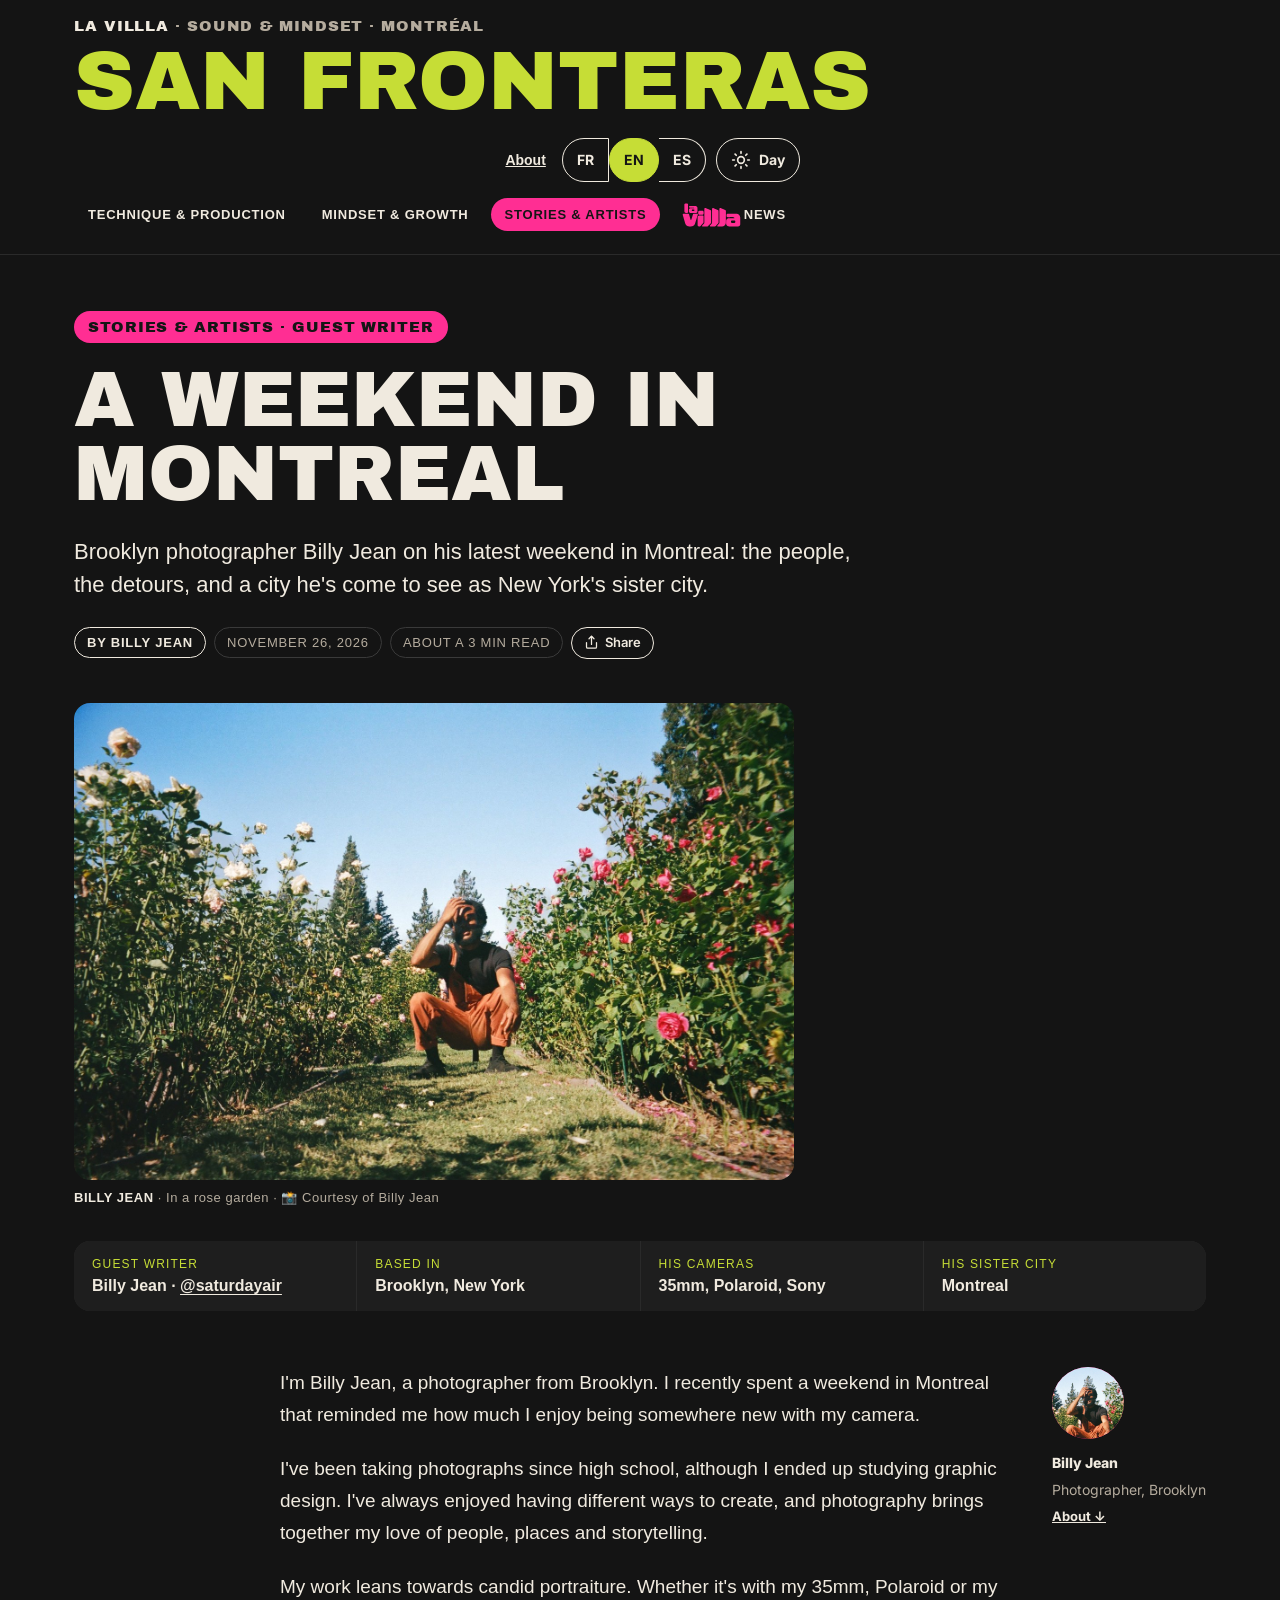
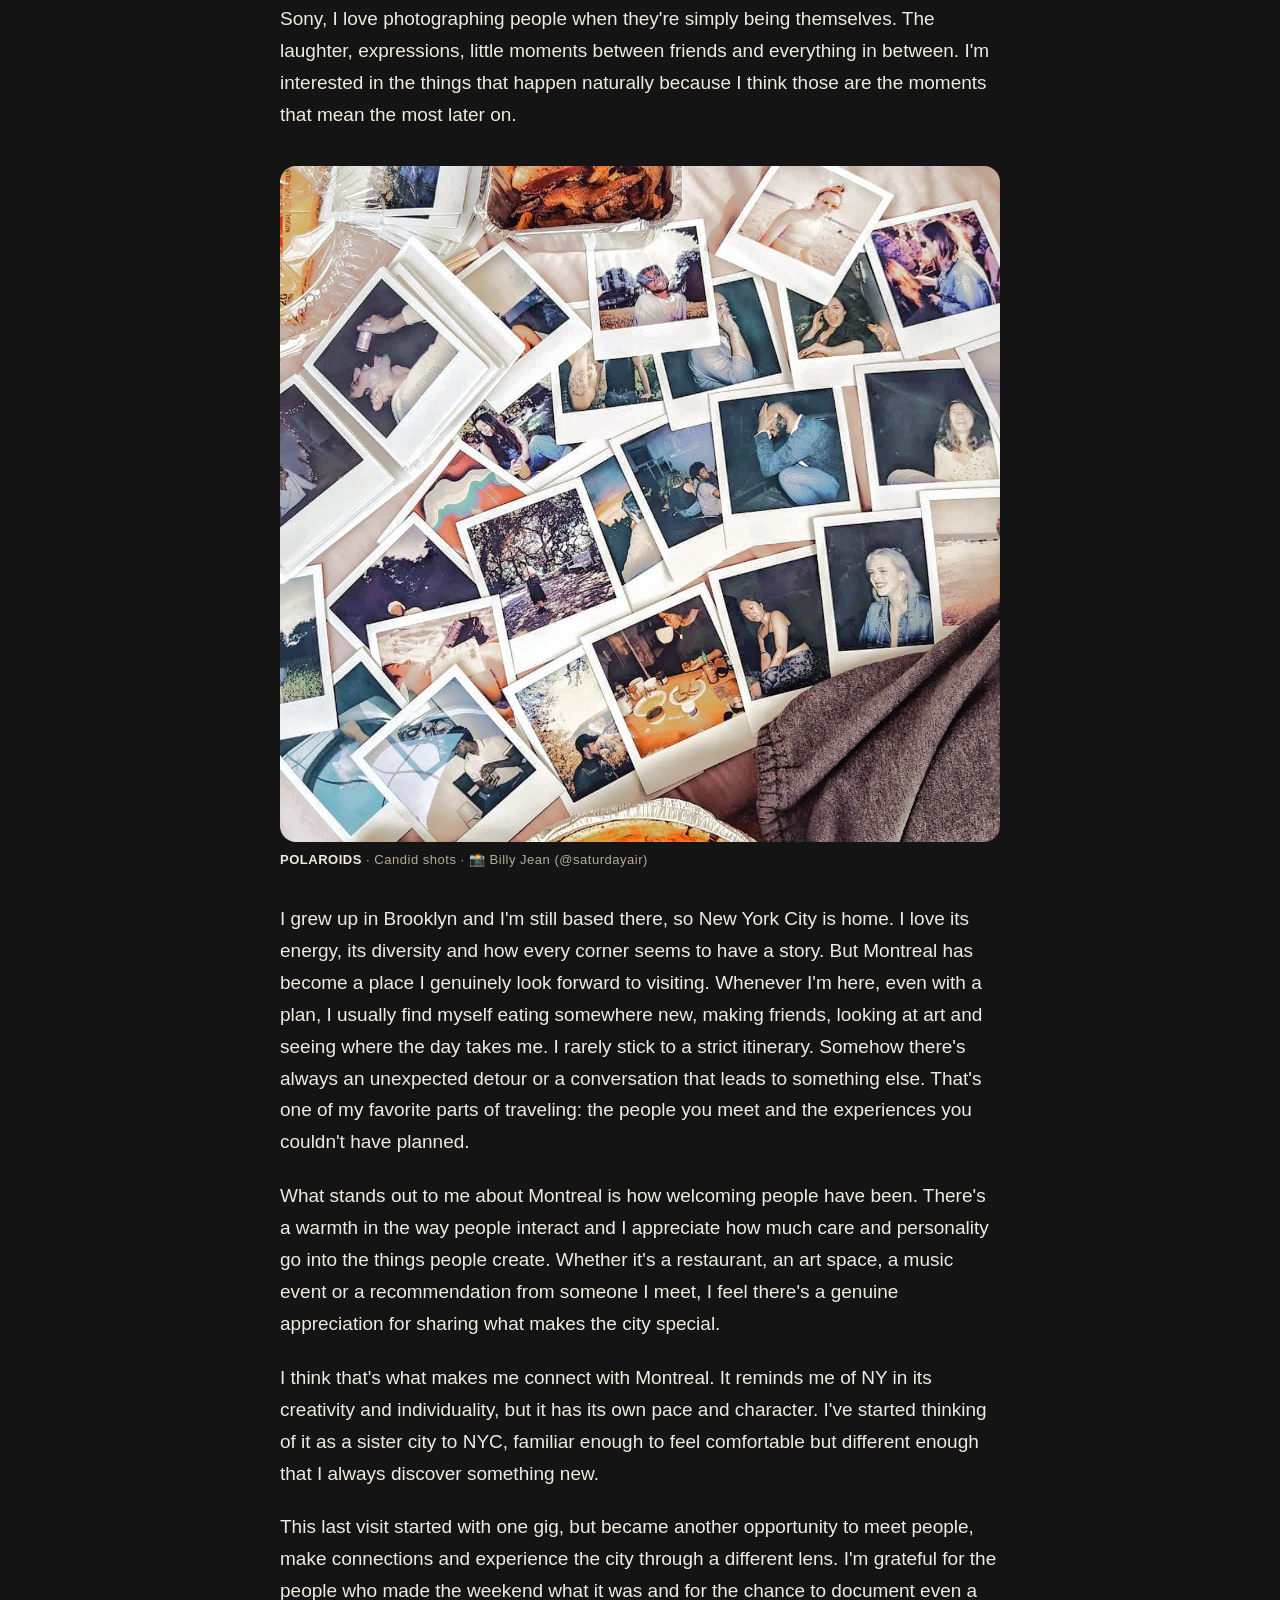
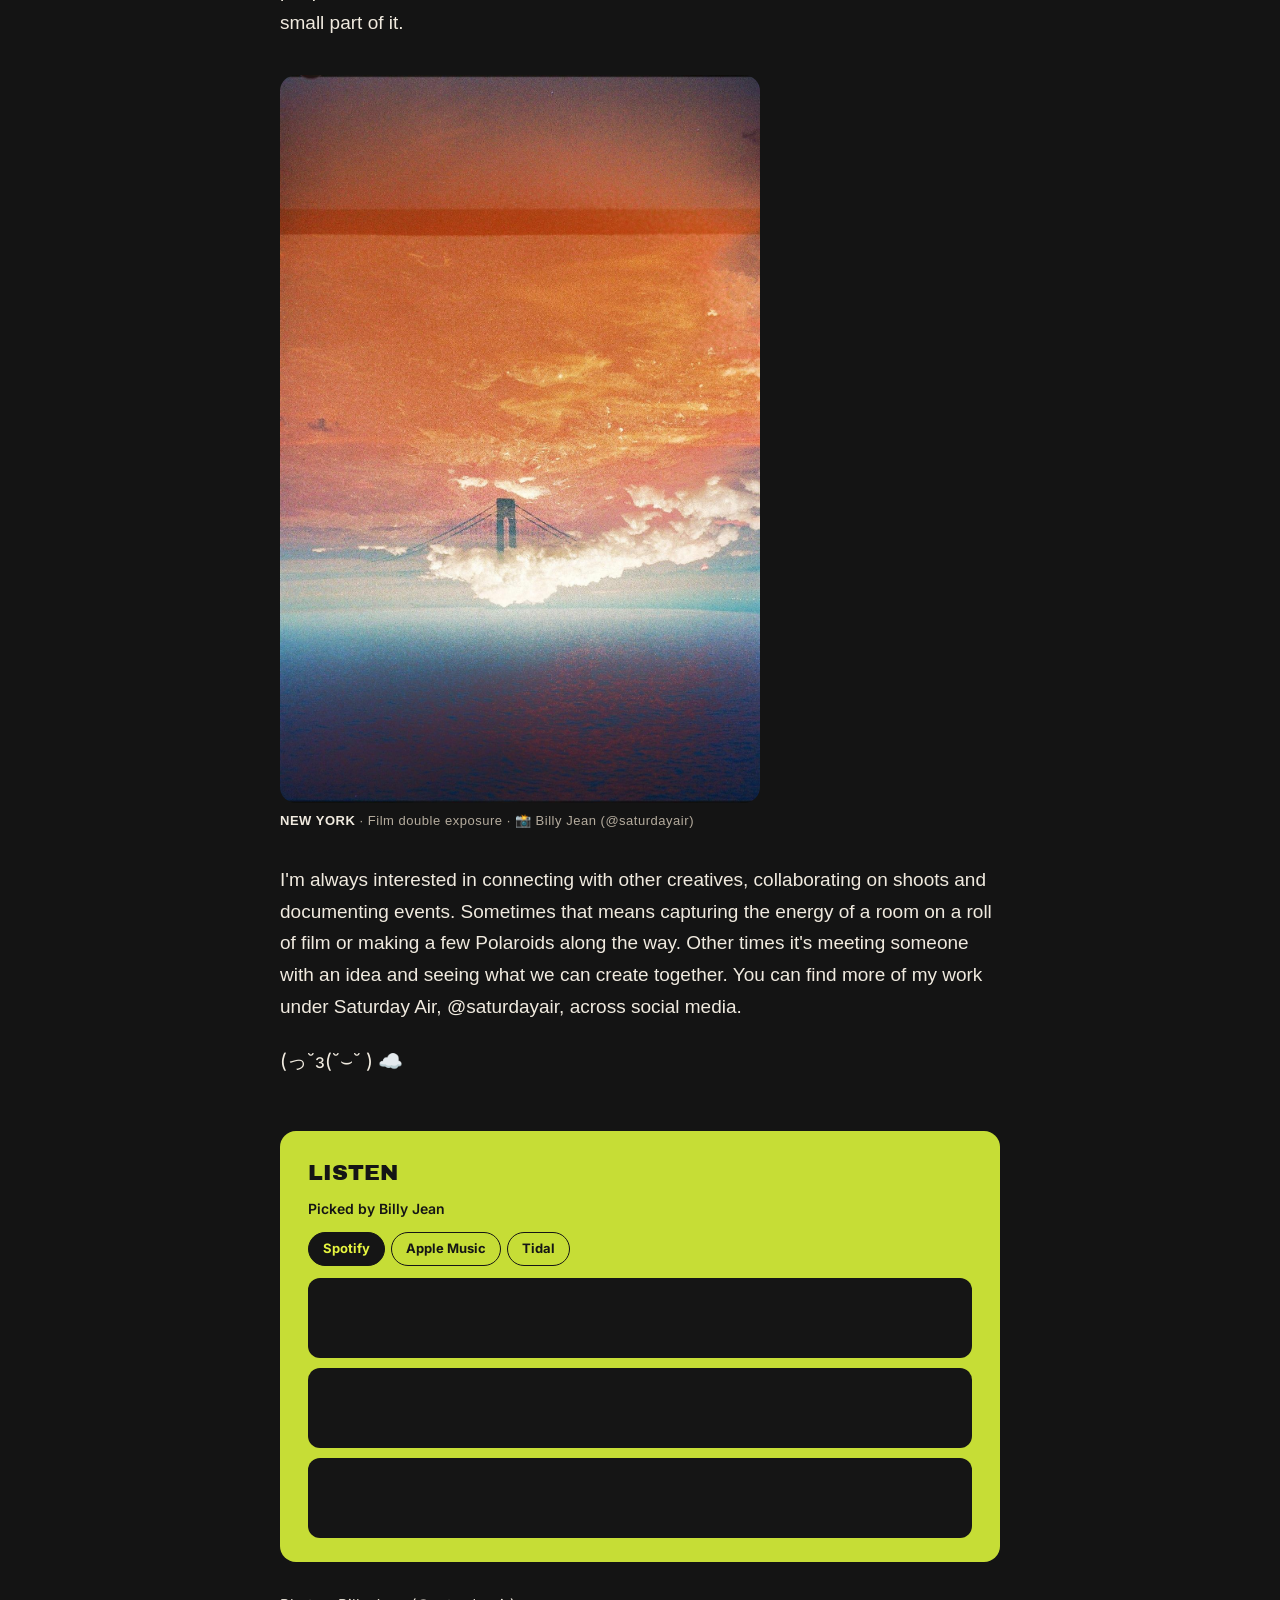
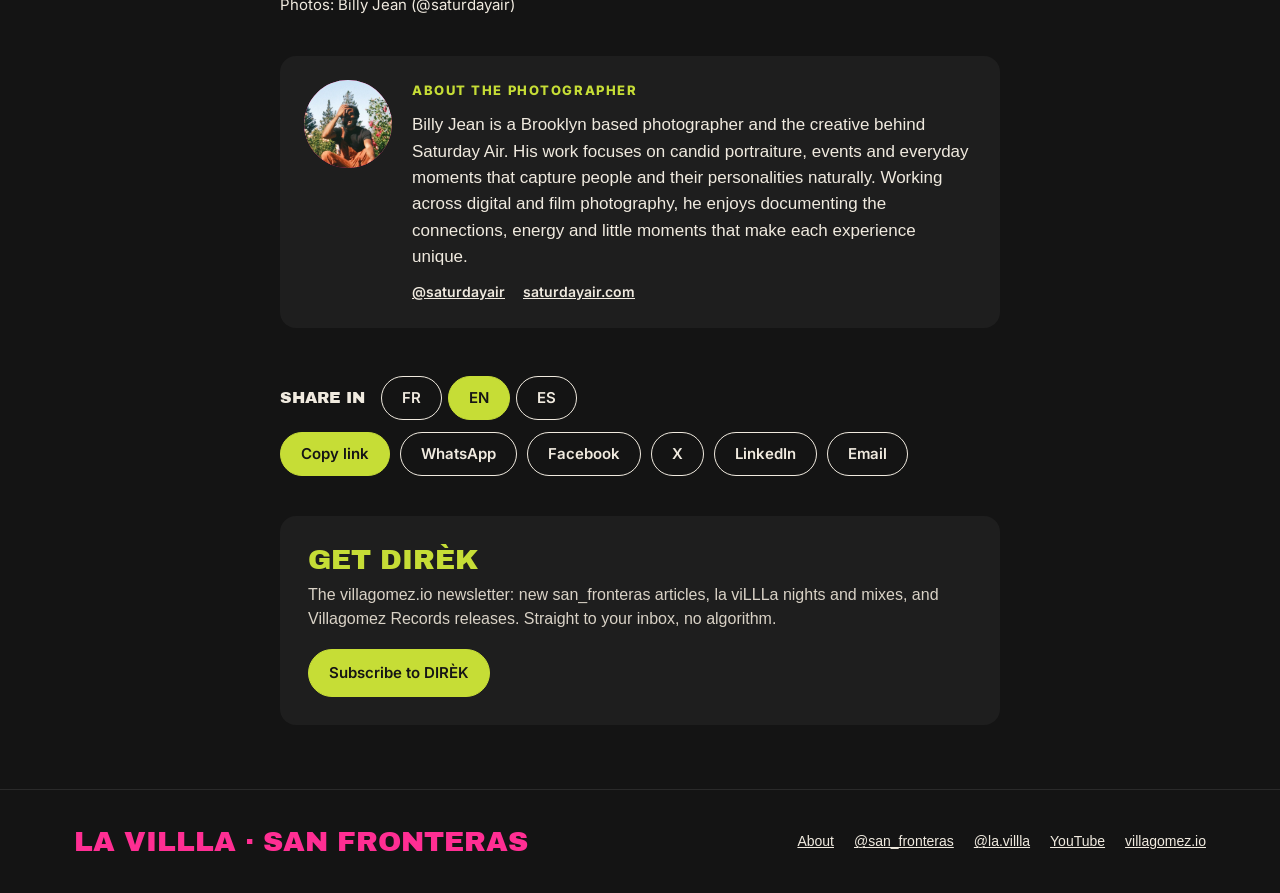
<file: sanfronteras/billy-jean-montreal/en/index.html>
<!doctype html>
<html lang="en">
<head>
<meta charset="utf-8">
<meta name="viewport" content="width=device-width, initial-scale=1">
<title>A Weekend in Montreal — san_fronteras</title>
<meta name="description" content="Brooklyn photographer Billy Jean on his latest weekend in Montreal.">
<meta name="robots" content="noindex, follow">
<link rel="canonical" href="https://villagomez.io/sanfronteras/billy-jean-montreal/">
<meta property="og:type" content="article">
<meta property="og:locale" content="en_US">
<meta property="article:published_time" content="2026-11-26">
<meta property="og:site_name" content="san_fronteras · Sound &amp; Mindset">
<meta property="og:title" content="A Weekend in Montreal">
<meta property="og:description" content="Brooklyn photographer Billy Jean on his latest weekend in Montreal.">
<meta property="og:url" content="https://villagomez.io/sanfronteras/billy-jean-montreal/en/">
<meta property="og:image" content="https://villagomez.io/images/sanfronteras/billy-jean-montreal-lien-en.jpg">
<meta property="og:image:width" content="1200"><meta property="og:image:height" content="630">
<meta name="twitter:card" content="summary_large_image">
<link rel="icon" href="/favicon.svg" type="image/svg+xml">
<script>location.replace('/sanfronteras/billy-jean-montreal/?lang=en' + location.hash);</script>
</head>
<body>
<p><a href="/sanfronteras/billy-jean-montreal/?lang=en">Read the article : A Weekend in Montreal</a></p>
</body>
</html>
</file>
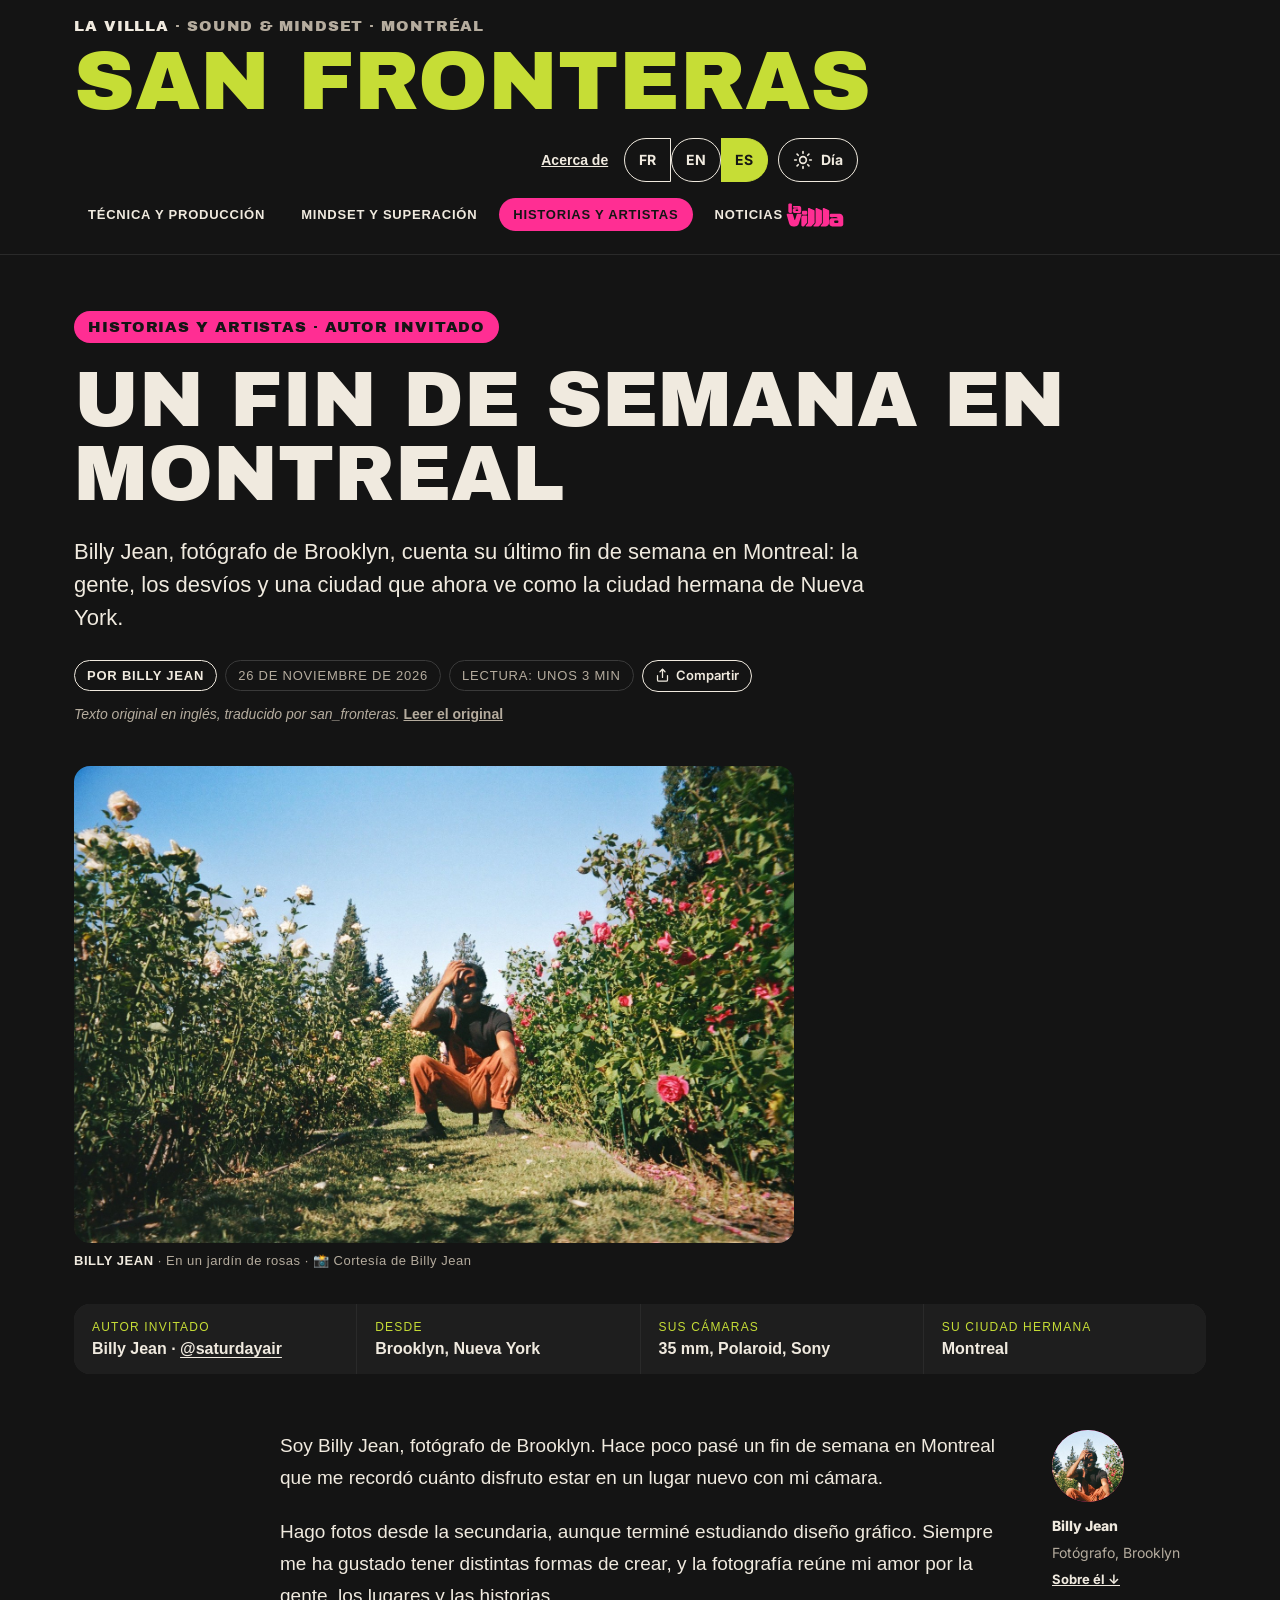
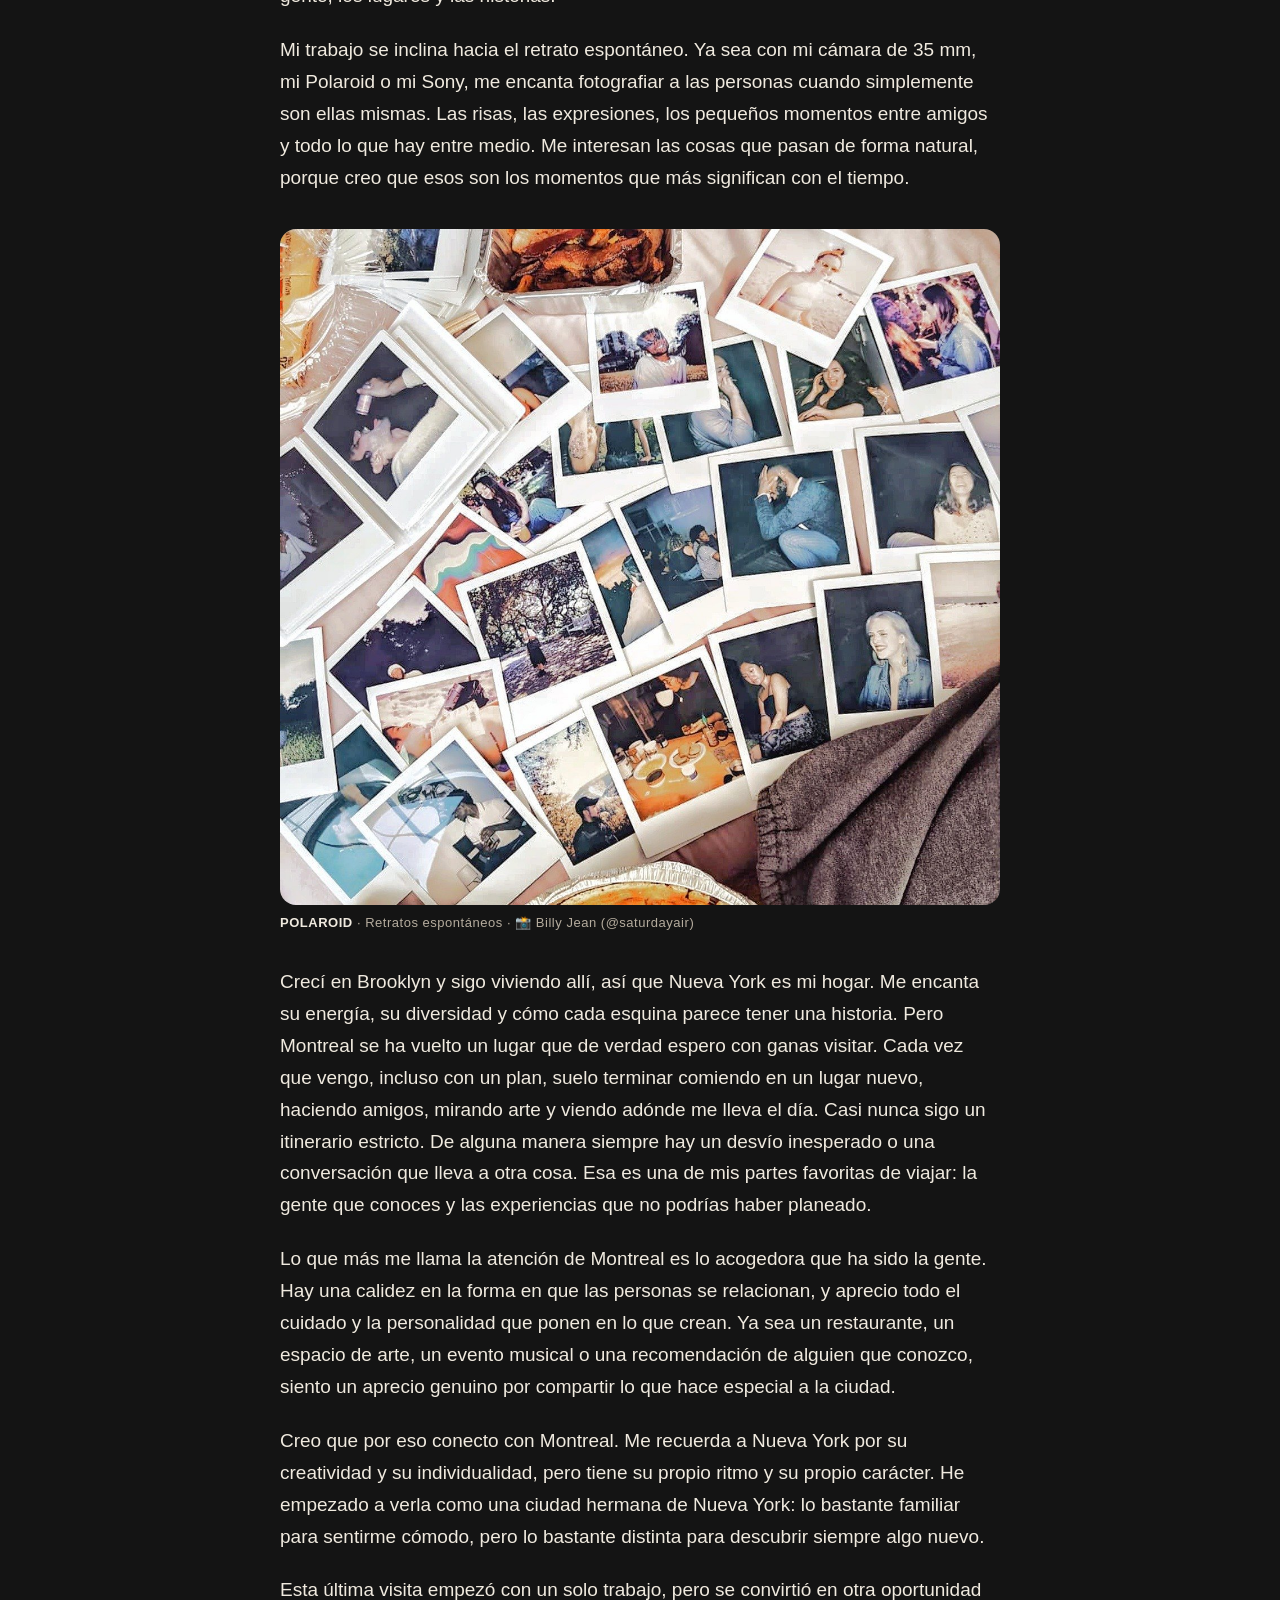
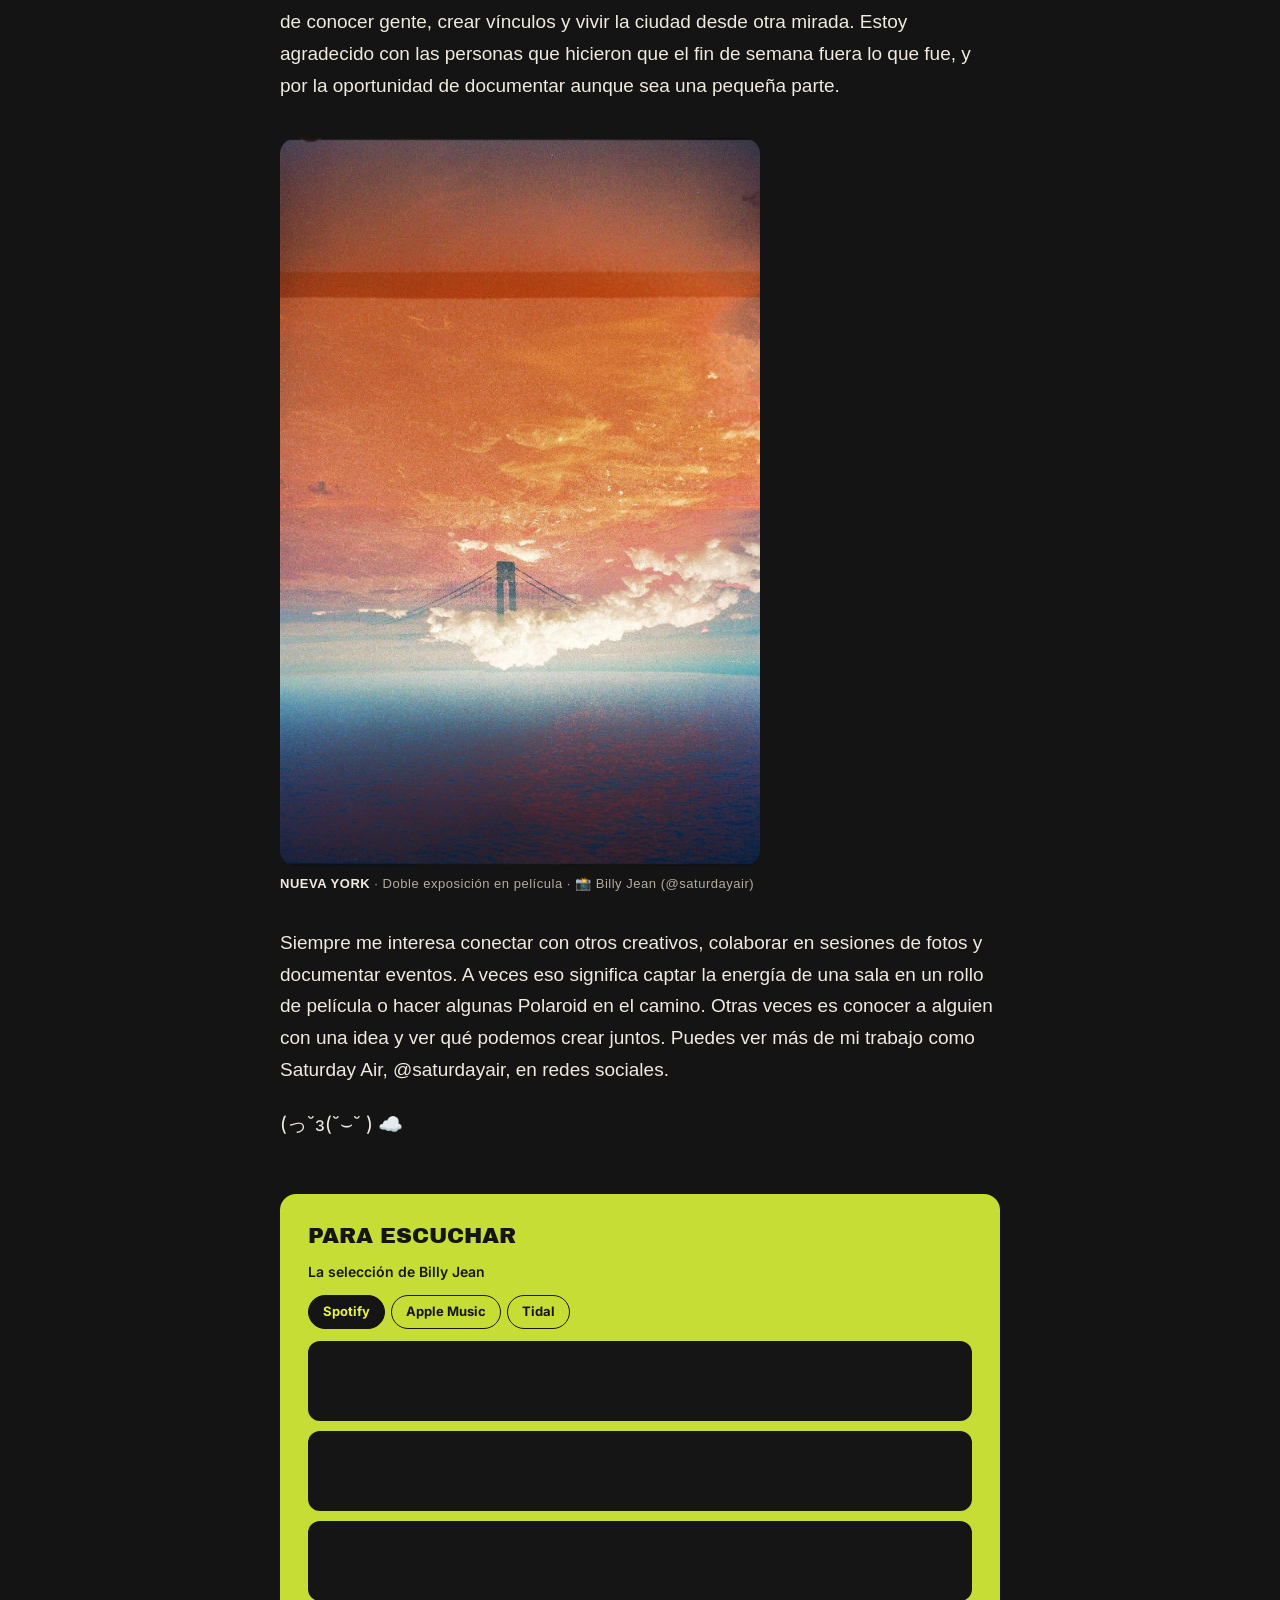
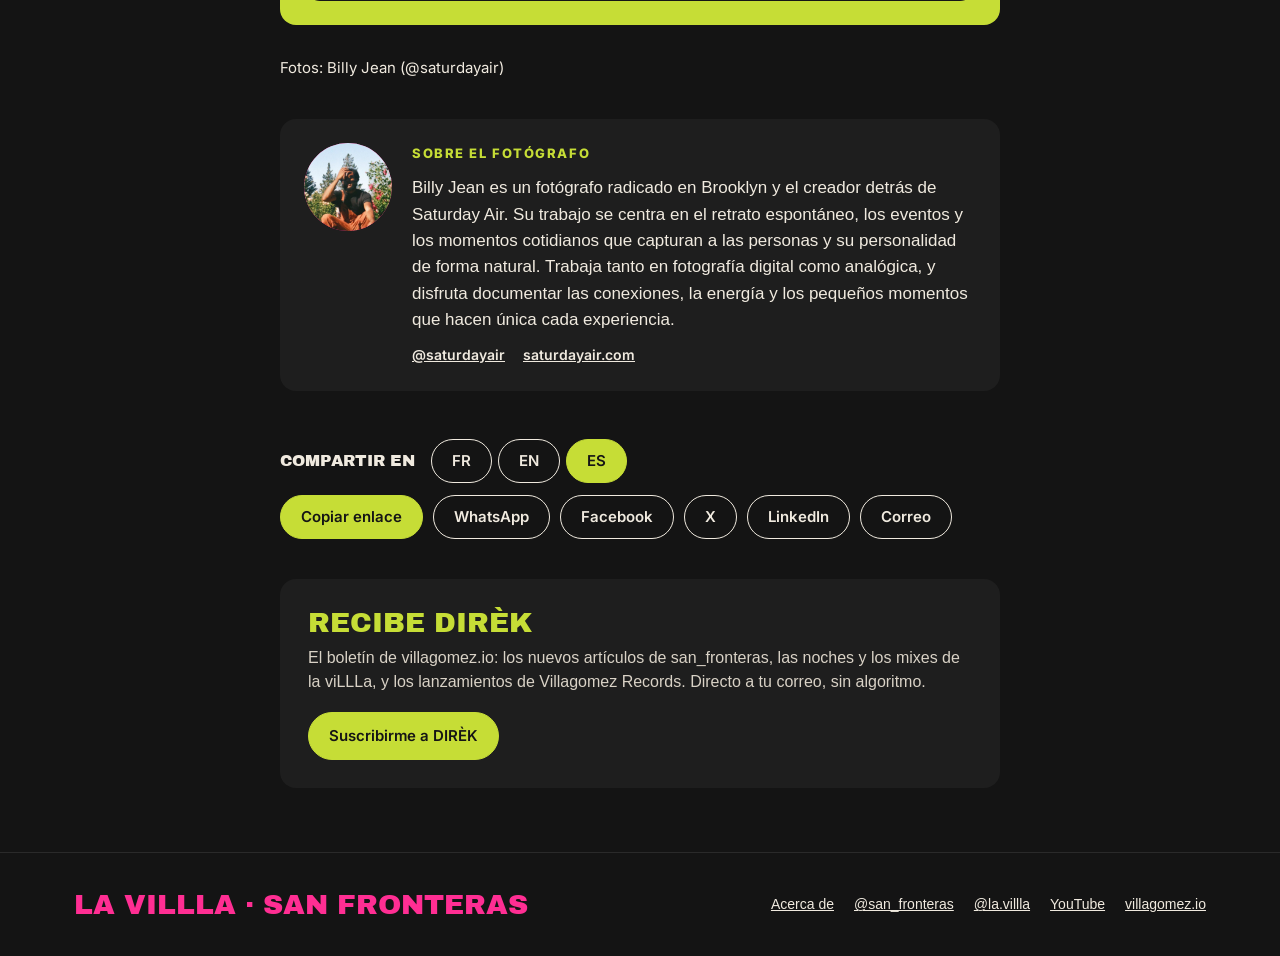
<file: sanfronteras/billy-jean-montreal/es/index.html>
<!doctype html>
<html lang="es">
<head>
<meta charset="utf-8">
<meta name="viewport" content="width=device-width, initial-scale=1">
<title>Un fin de semana en Montreal — san_fronteras</title>
<meta name="description" content="Billy Jean, fotógrafo de Brooklyn, cuenta su último fin de semana en Montreal.">
<meta name="robots" content="noindex, follow">
<link rel="canonical" href="https://villagomez.io/sanfronteras/billy-jean-montreal/">
<meta property="og:type" content="article">
<meta property="og:locale" content="es_ES">
<meta property="article:published_time" content="2026-11-26">
<meta property="og:site_name" content="san_fronteras · Sound &amp; Mindset">
<meta property="og:title" content="Un fin de semana en Montreal">
<meta property="og:description" content="Billy Jean, fotógrafo de Brooklyn, cuenta su último fin de semana en Montreal.">
<meta property="og:url" content="https://villagomez.io/sanfronteras/billy-jean-montreal/es/">
<meta property="og:image" content="https://villagomez.io/images/sanfronteras/billy-jean-montreal-lien-es.jpg">
<meta property="og:image:width" content="1200"><meta property="og:image:height" content="630">
<meta name="twitter:card" content="summary_large_image">
<link rel="icon" href="/favicon.svg" type="image/svg+xml">
<script>location.replace('/sanfronteras/billy-jean-montreal/?lang=es' + location.hash);</script>
</head>
<body>
<p><a href="/sanfronteras/billy-jean-montreal/?lang=es">Leer el artículo : Un fin de semana en Montreal</a></p>
</body>
</html>
</file>
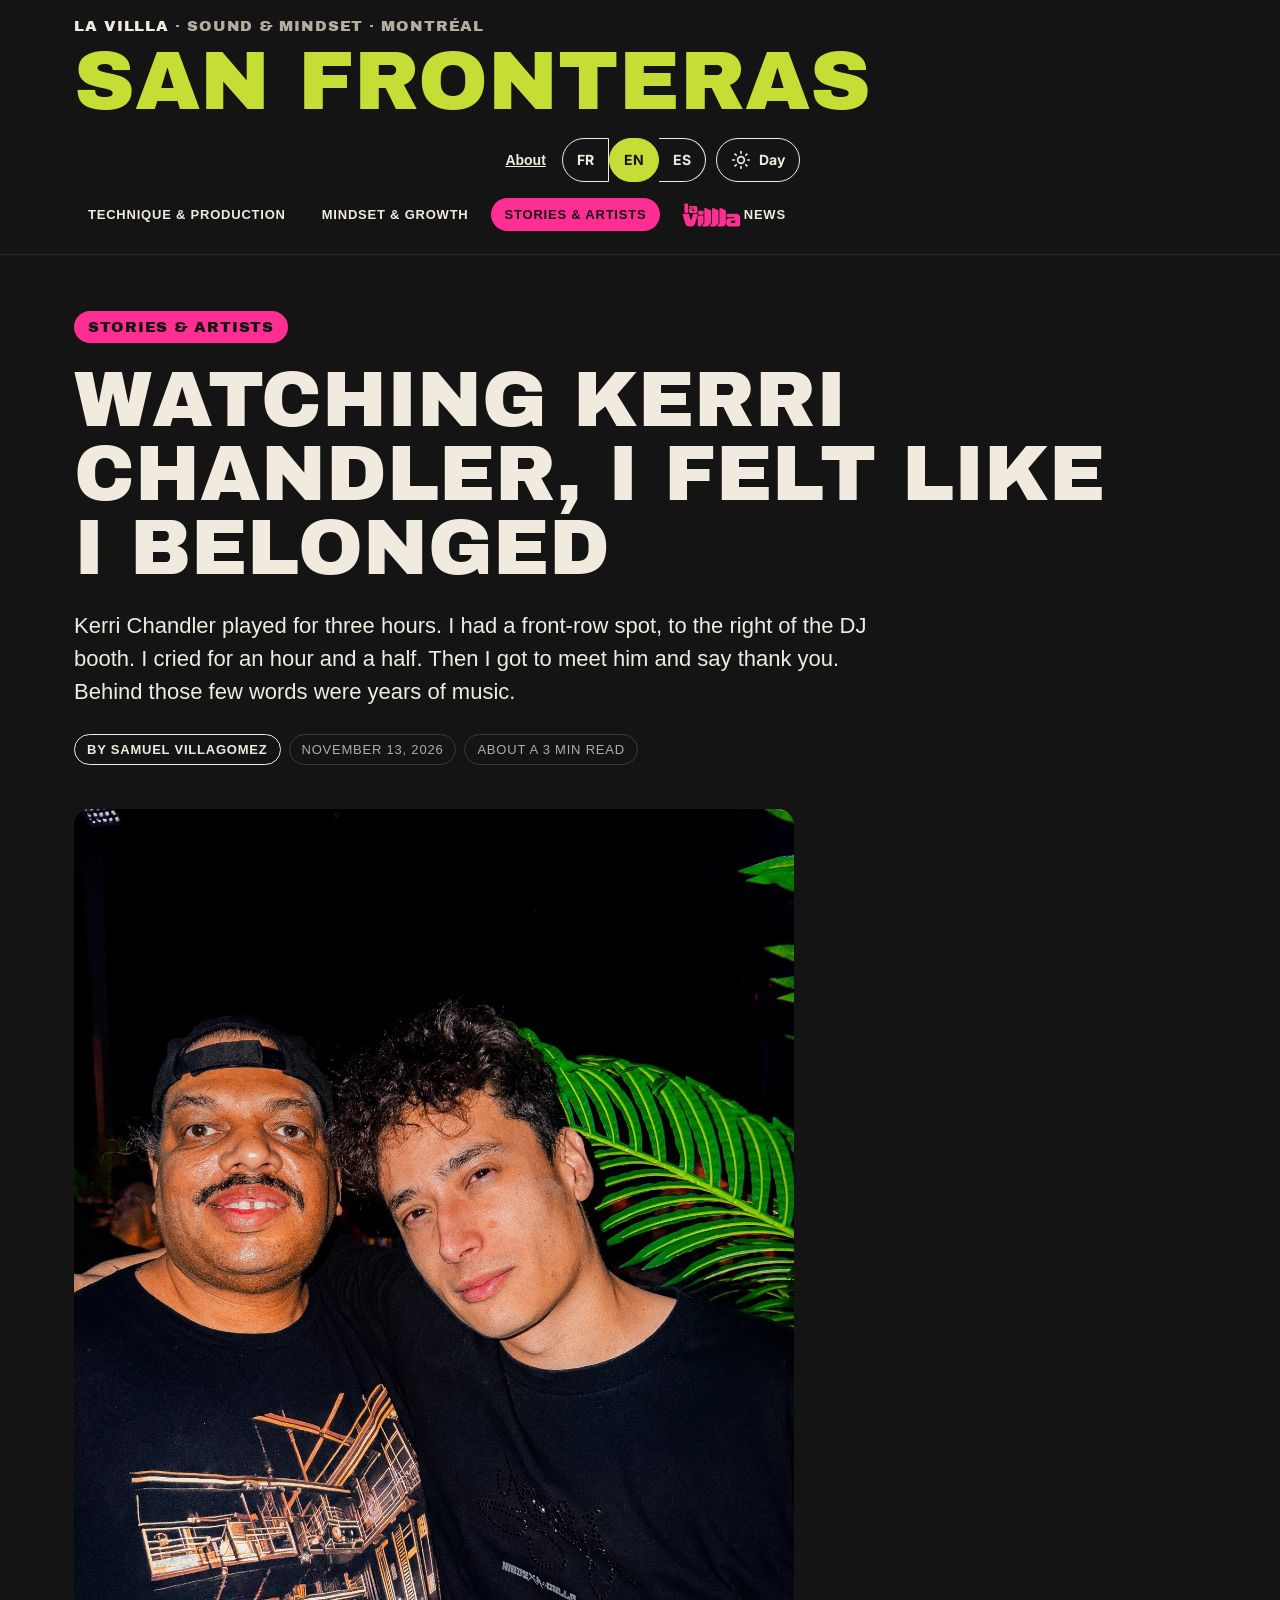
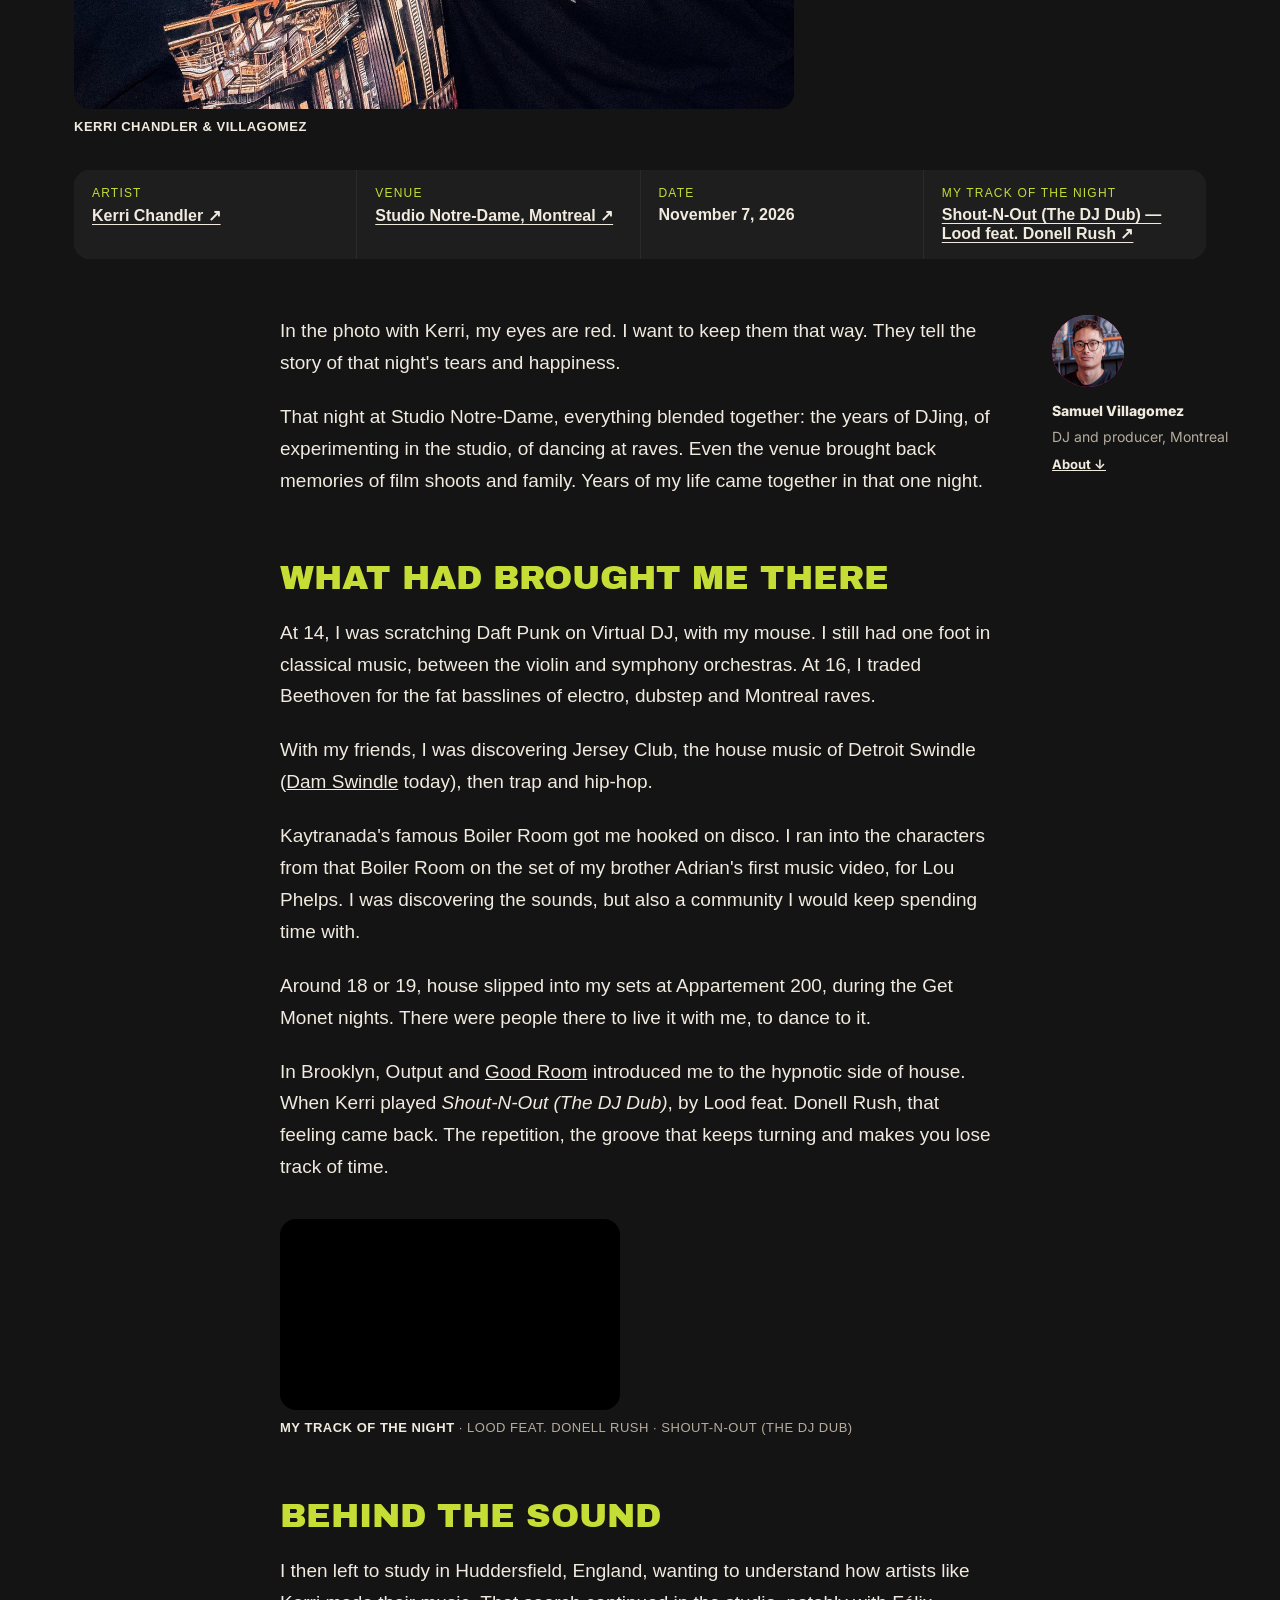
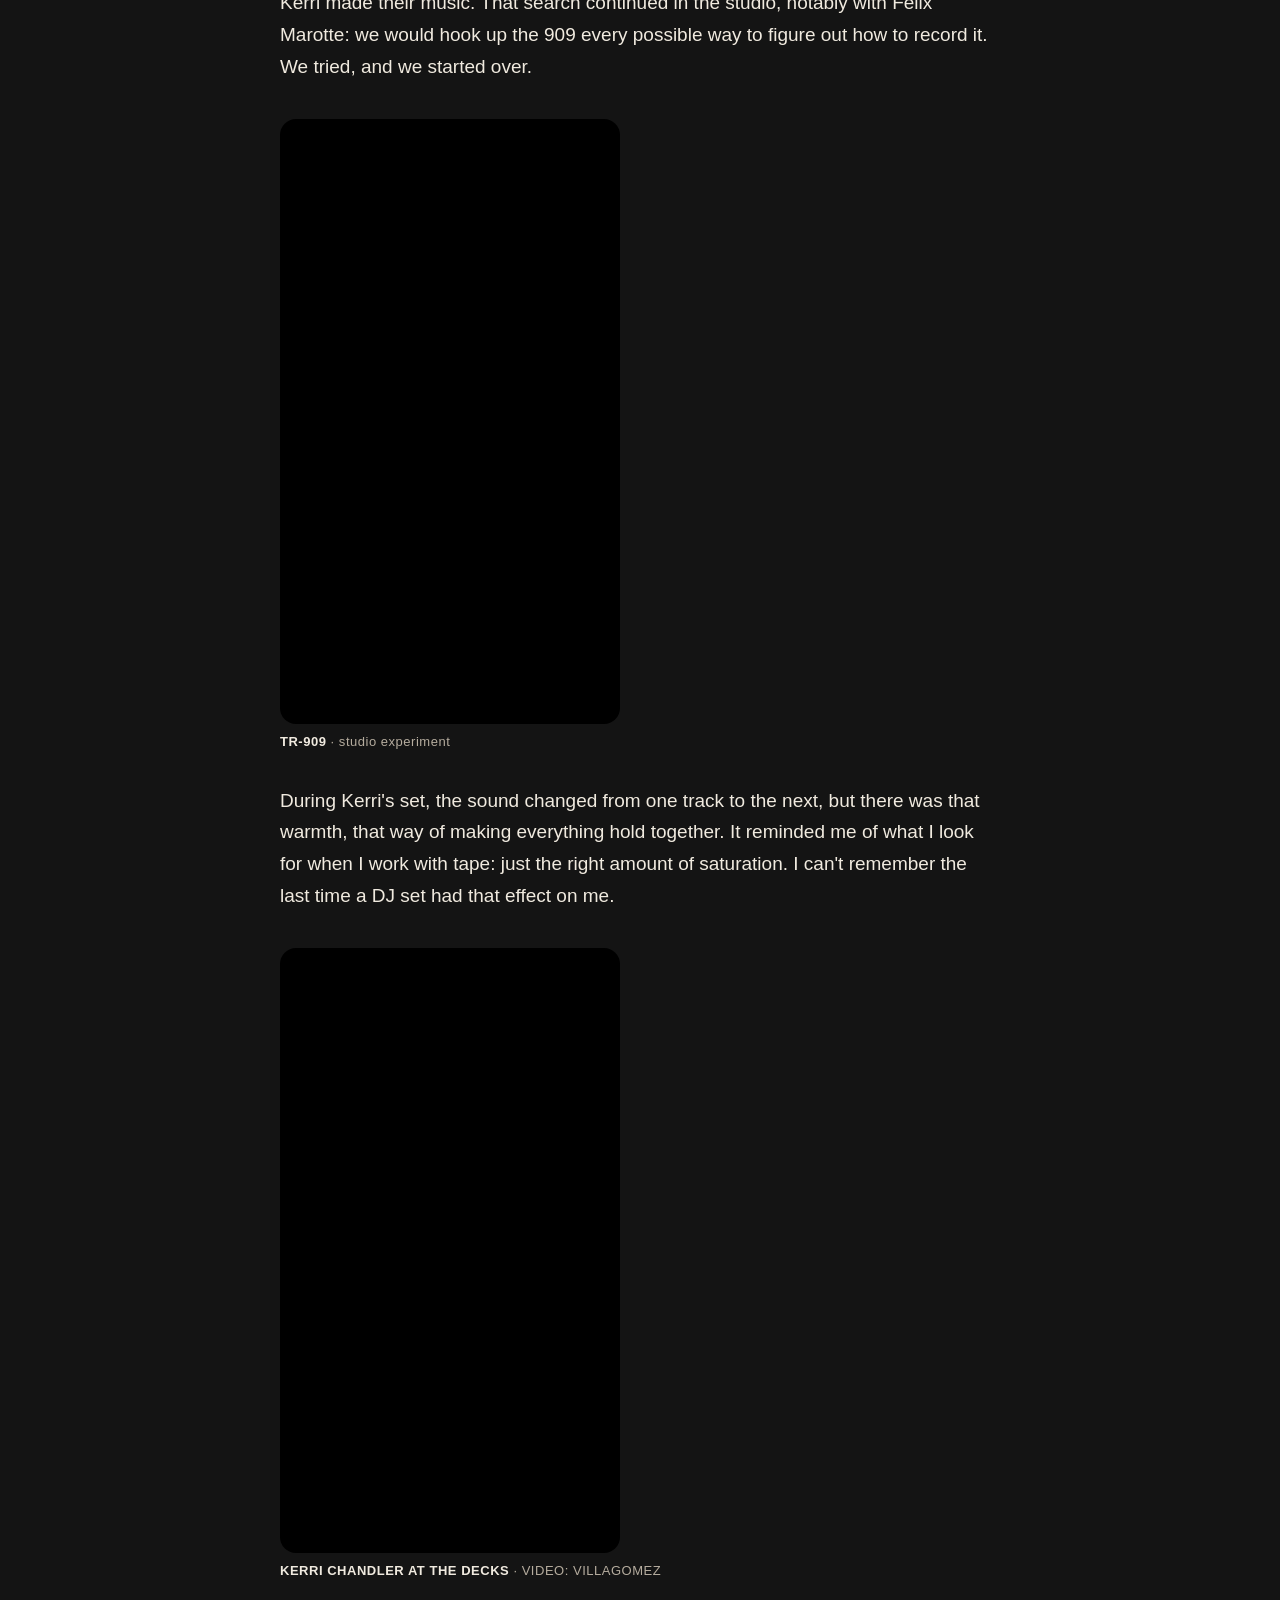
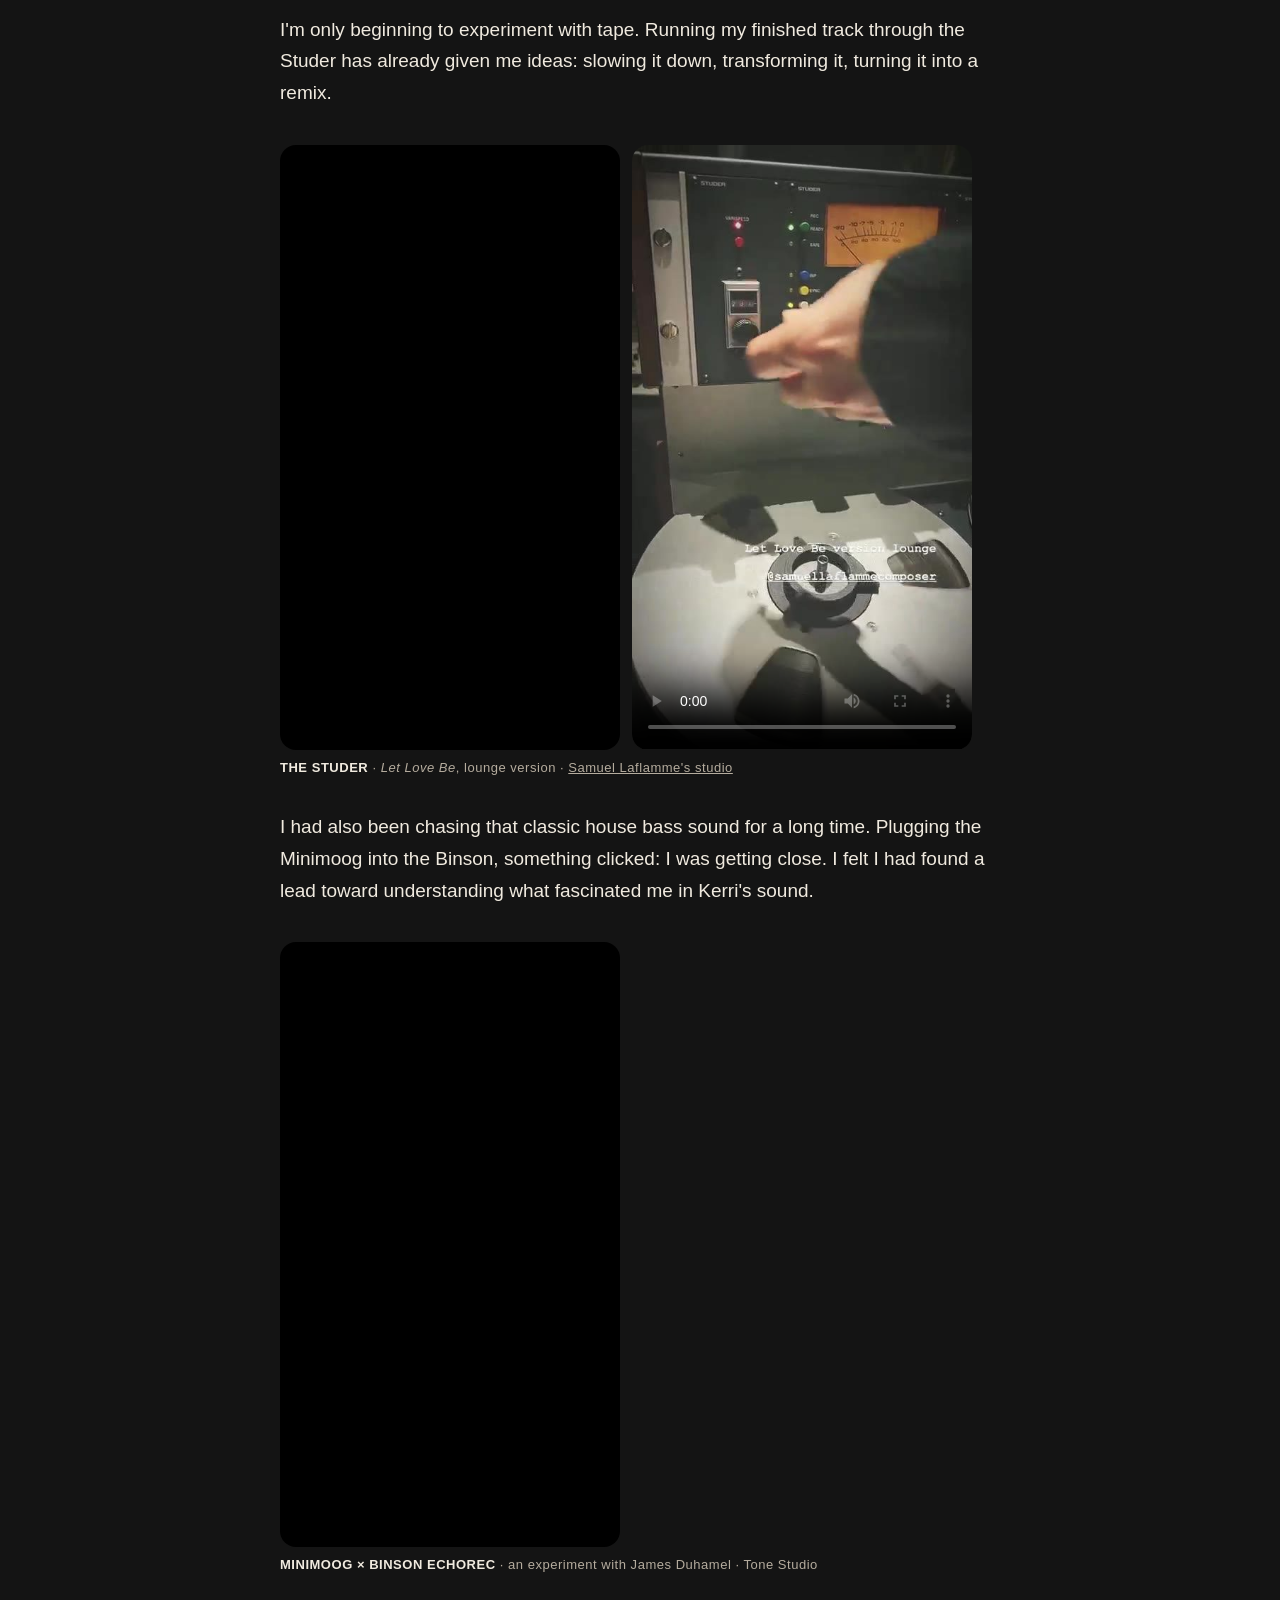
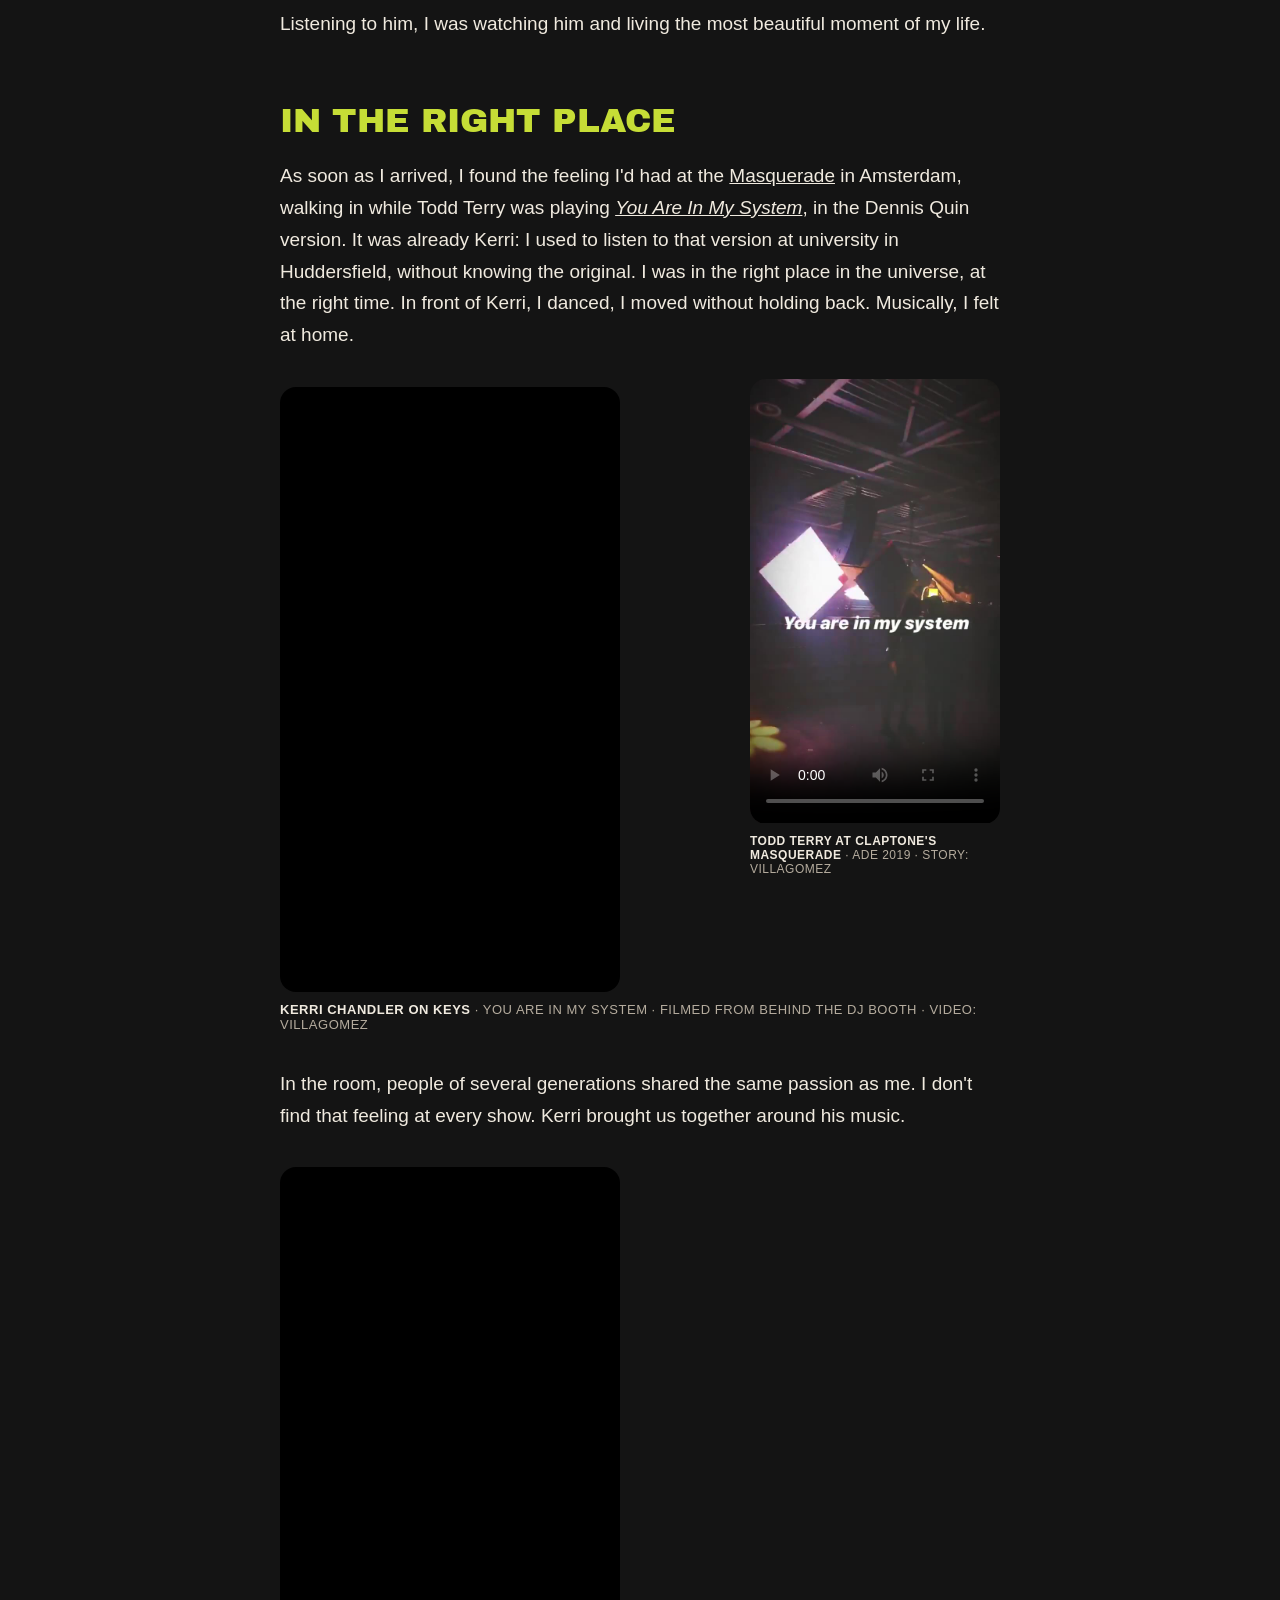
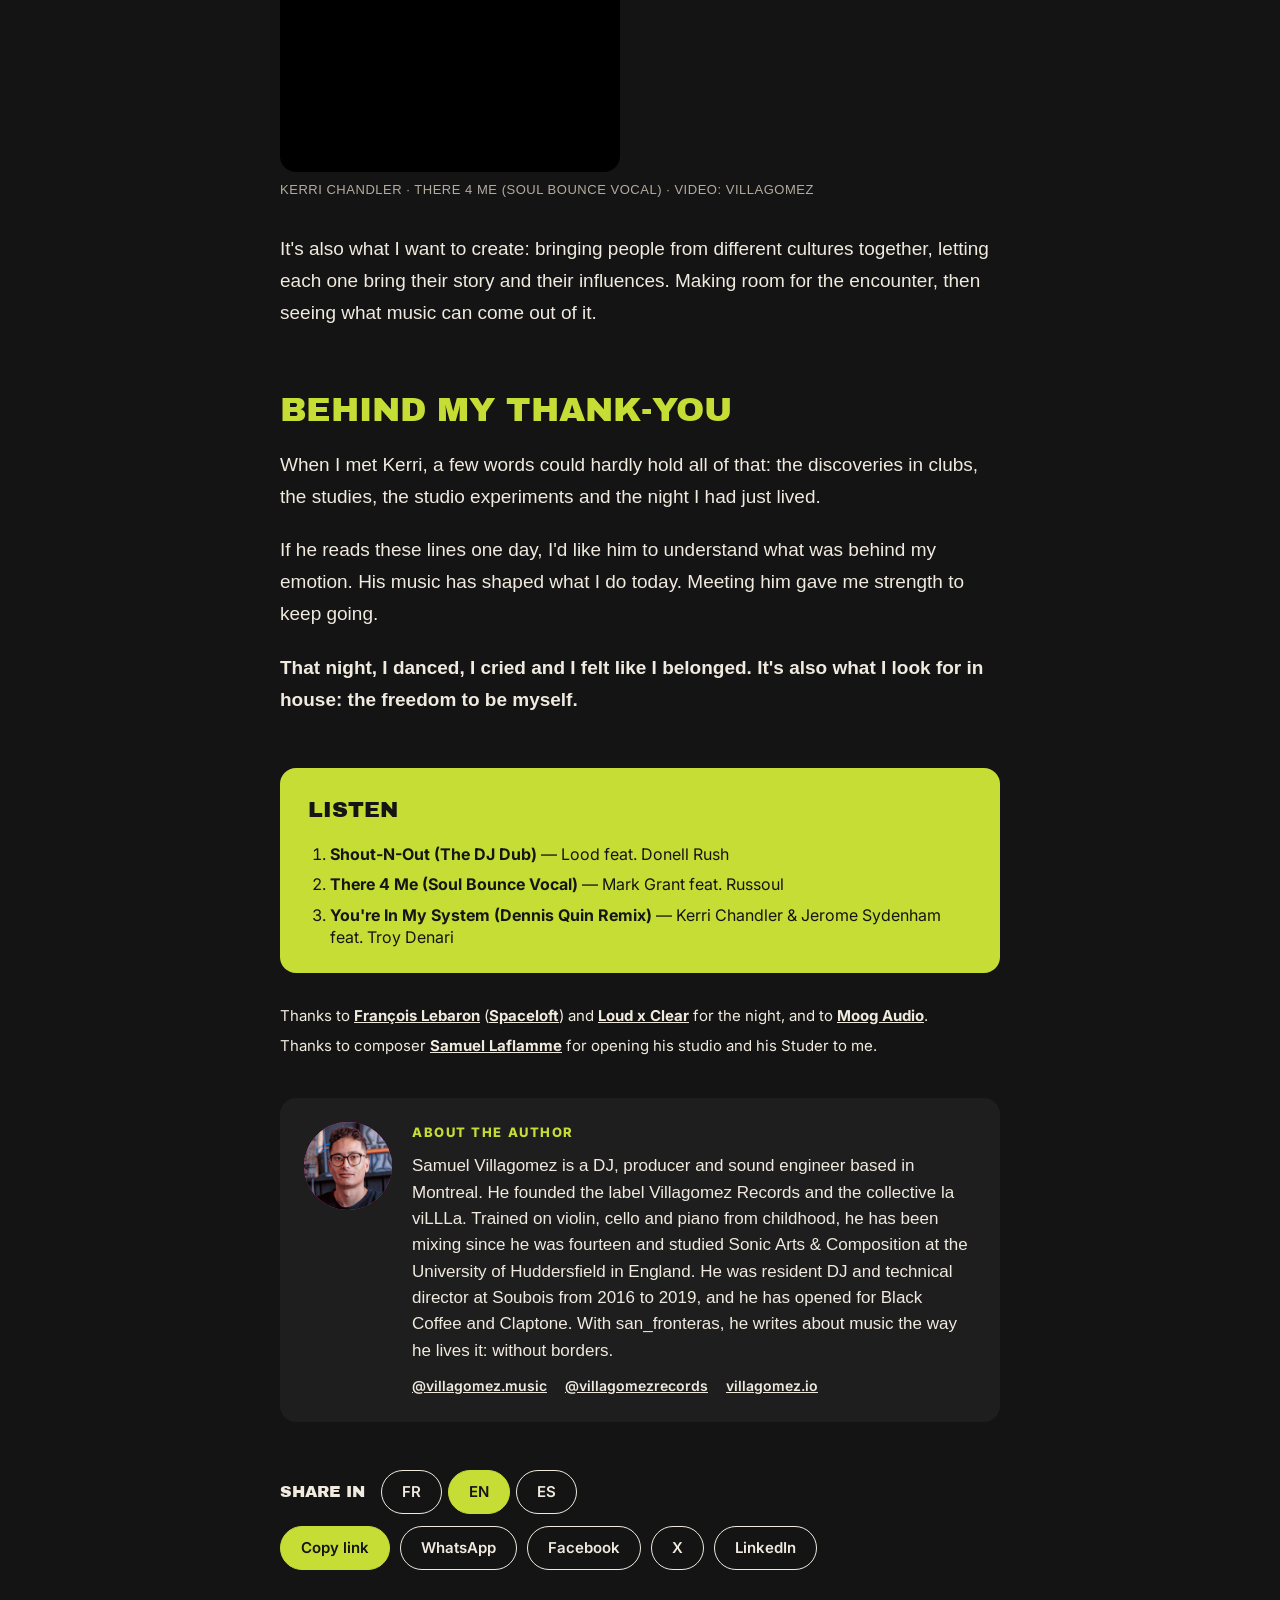
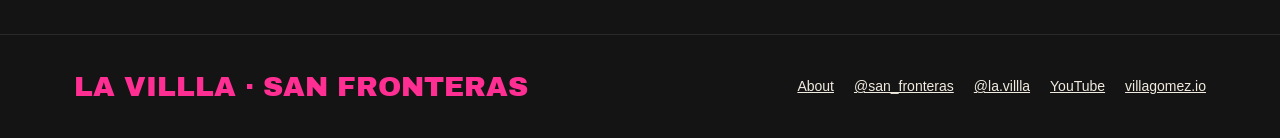
<file: sanfronteras/kerri-chandler/en/index.html>
<!doctype html>
<html lang="en">
<head>
<meta charset="utf-8">
<meta name="viewport" content="width=device-width, initial-scale=1">
<title>Watching Kerri Chandler, I felt like I belonged — san_fronteras</title>
<meta name="description" content="I danced and cried for an hour and a half among strangers.">
<meta name="robots" content="noindex, follow">
<link rel="canonical" href="https://villagomez.io/sanfronteras/kerri-chandler/">
<meta property="og:type" content="article">
<meta property="og:locale" content="en_US">
<meta property="article:published_time" content="2026-11-13">
<meta property="og:site_name" content="san_fronteras · Sound &amp; Mindset">
<meta property="og:title" content="Watching Kerri Chandler, I felt like I belonged">
<meta property="og:description" content="I danced and cried for an hour and a half among strangers.">
<meta property="og:url" content="https://villagomez.io/sanfronteras/kerri-chandler/en/">
<meta property="og:image" content="https://villagomez.io/images/sanfronteras/kerri-chandler-apercu.jpg">
<meta property="og:image:width" content="1200"><meta property="og:image:height" content="630">
<meta name="twitter:card" content="summary_large_image">
<link rel="icon" href="/favicon.svg" type="image/svg+xml">
<script>location.replace('/sanfronteras/kerri-chandler/?lang=en' + location.hash);</script>
</head>
<body>
<p><a href="/sanfronteras/kerri-chandler/?lang=en">Read the article : Watching Kerri Chandler, I felt like I belonged</a></p>
</body>
</html>
</file>
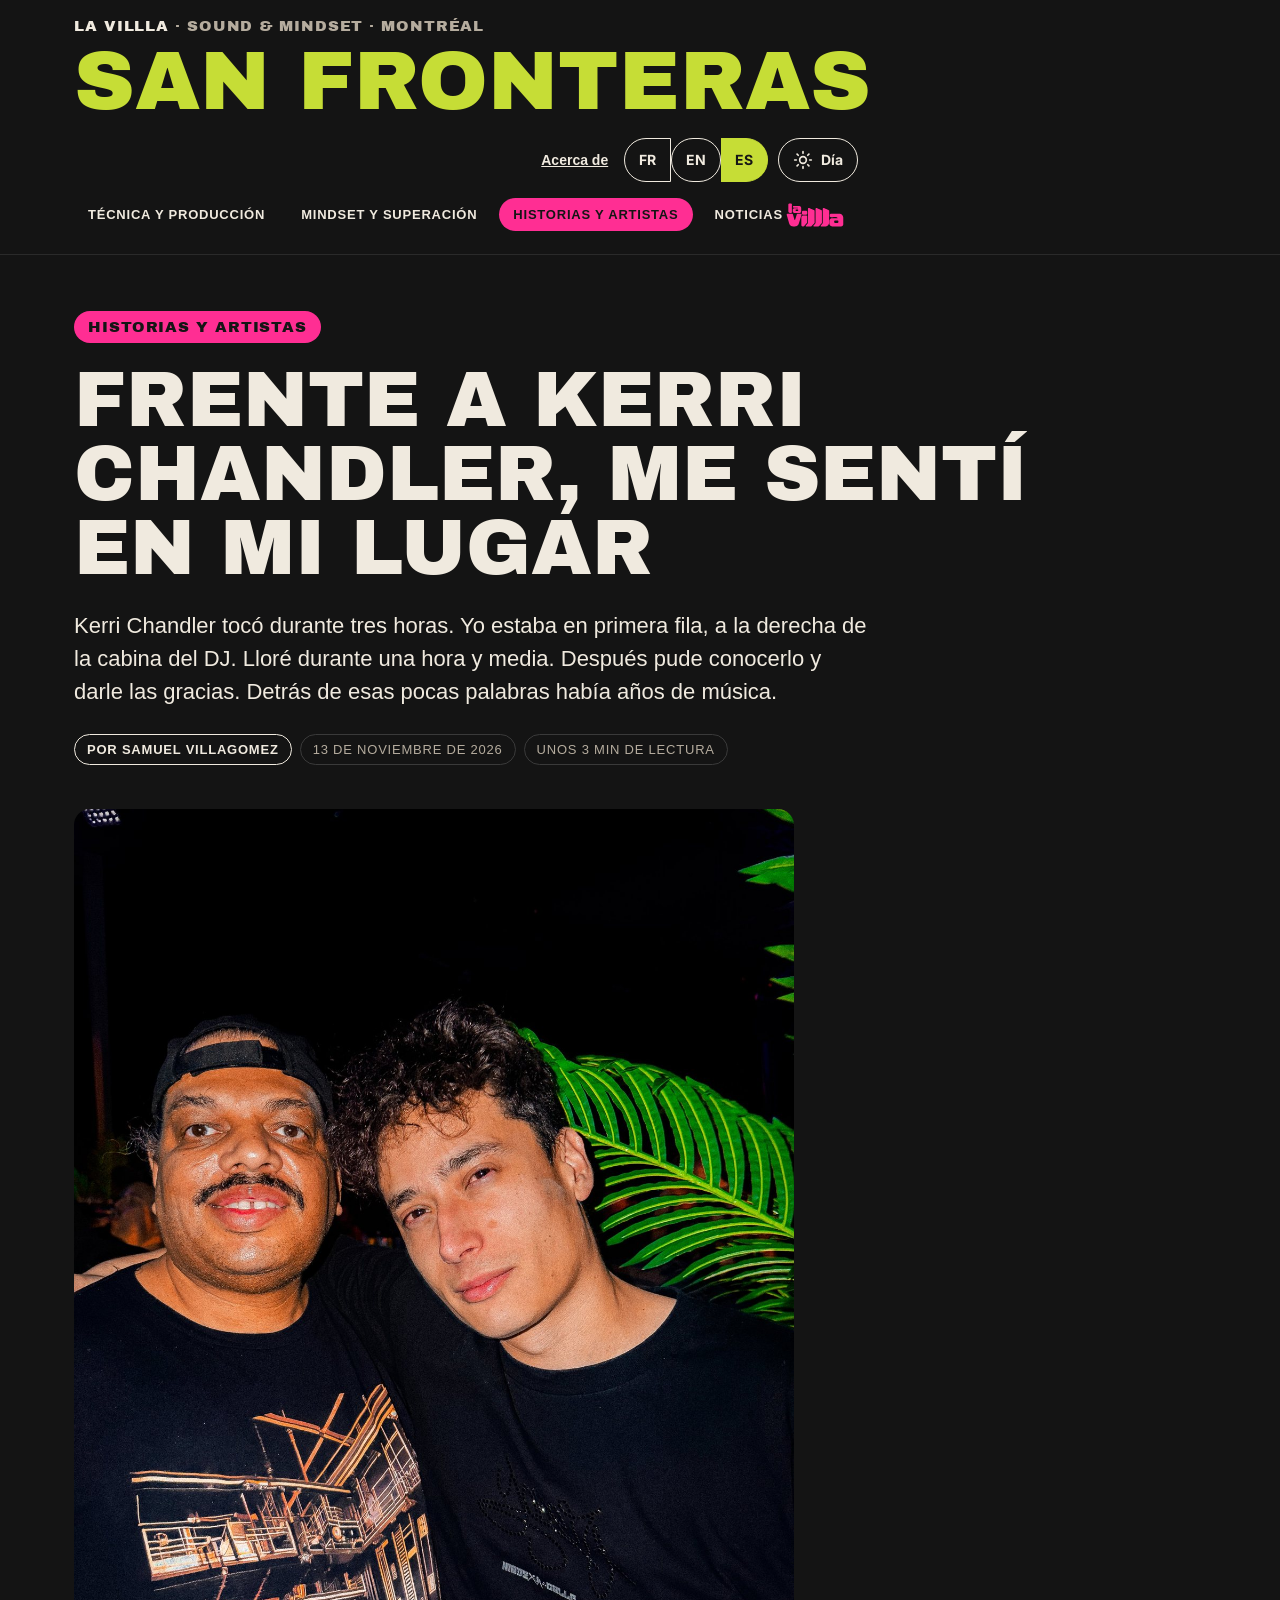
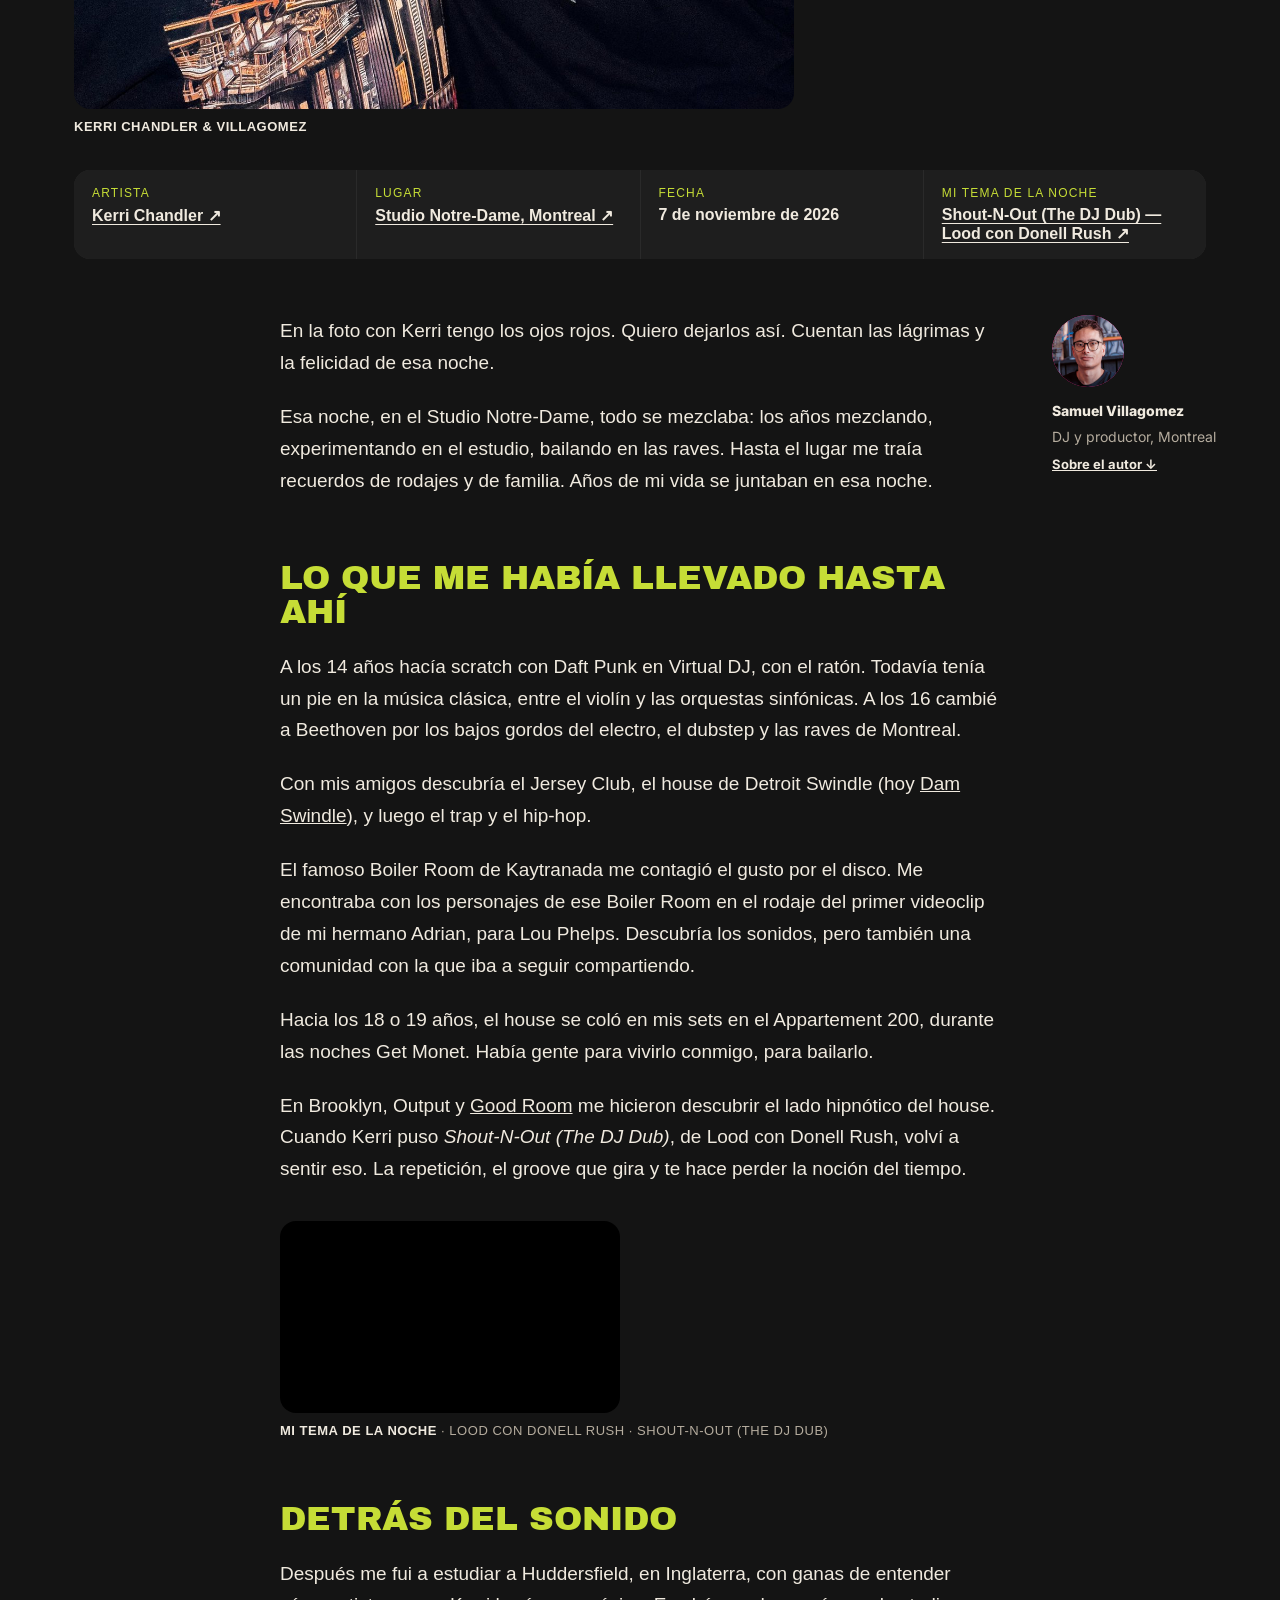
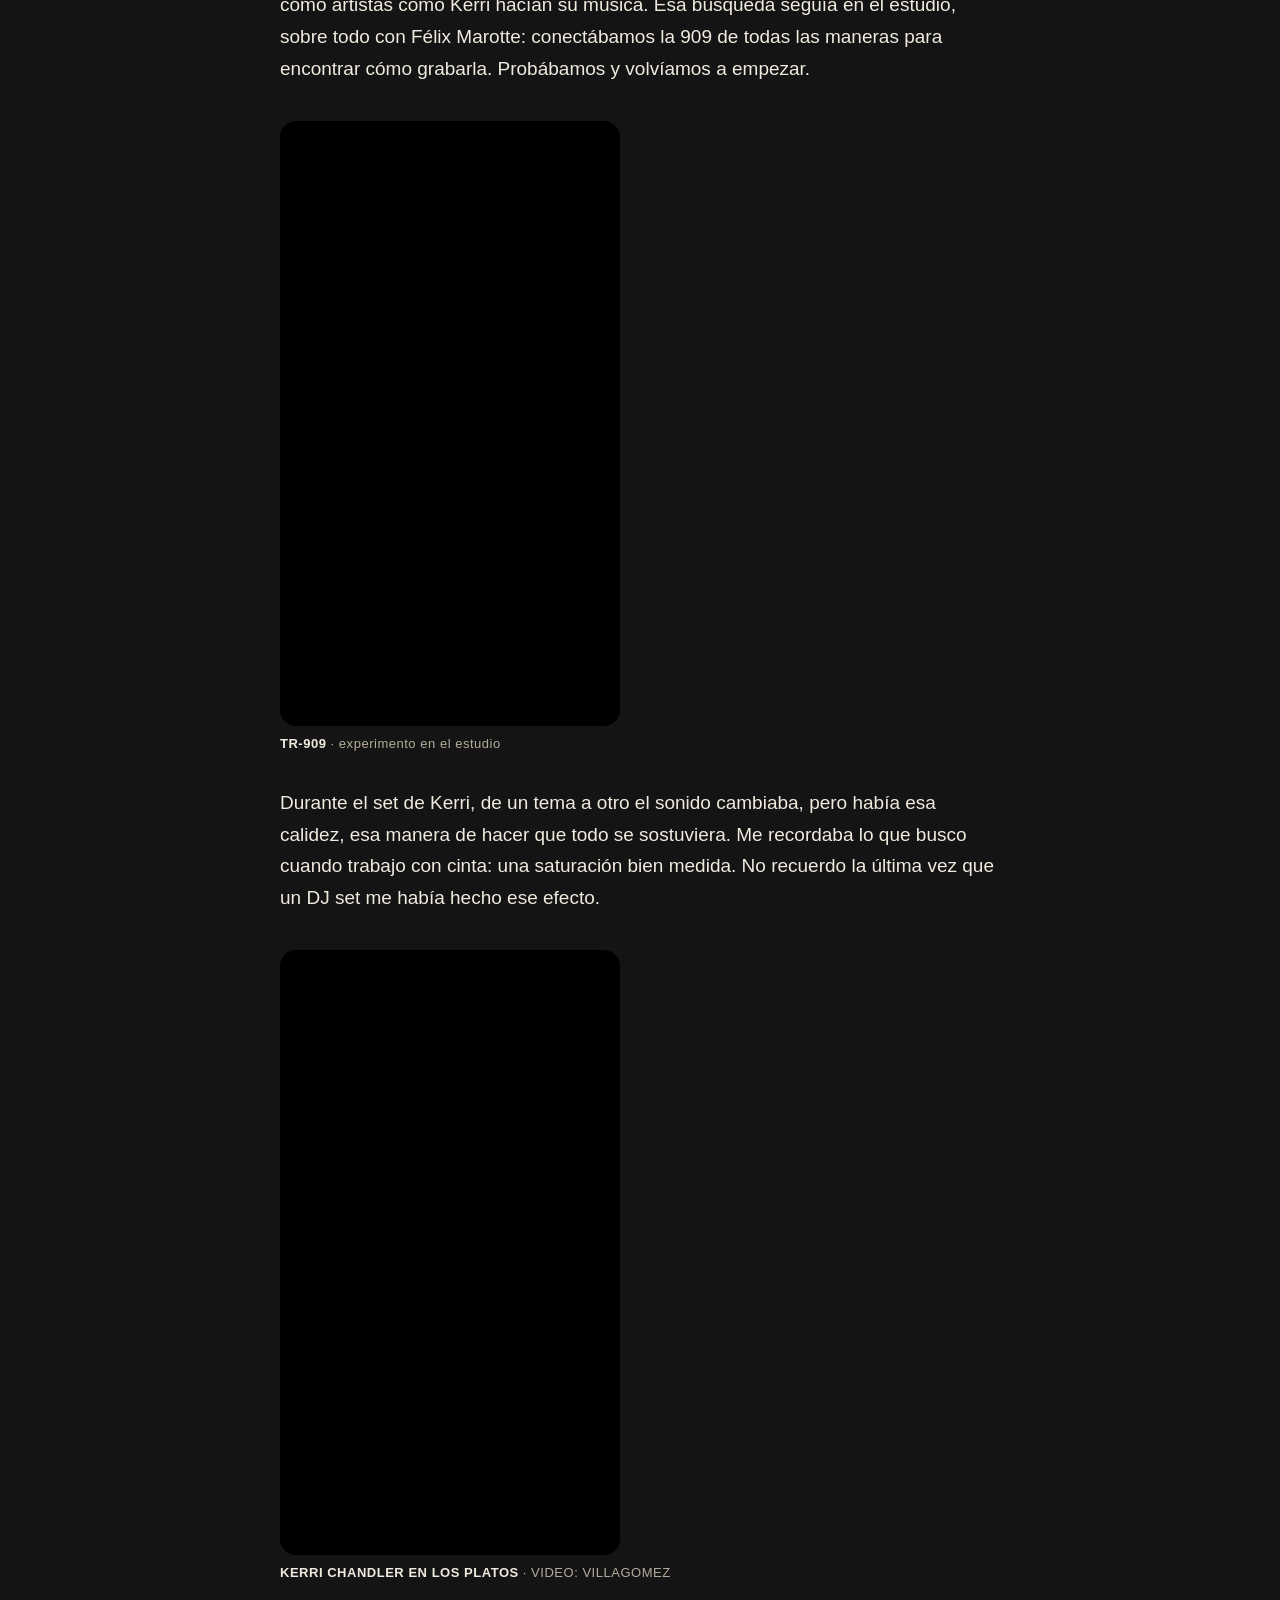
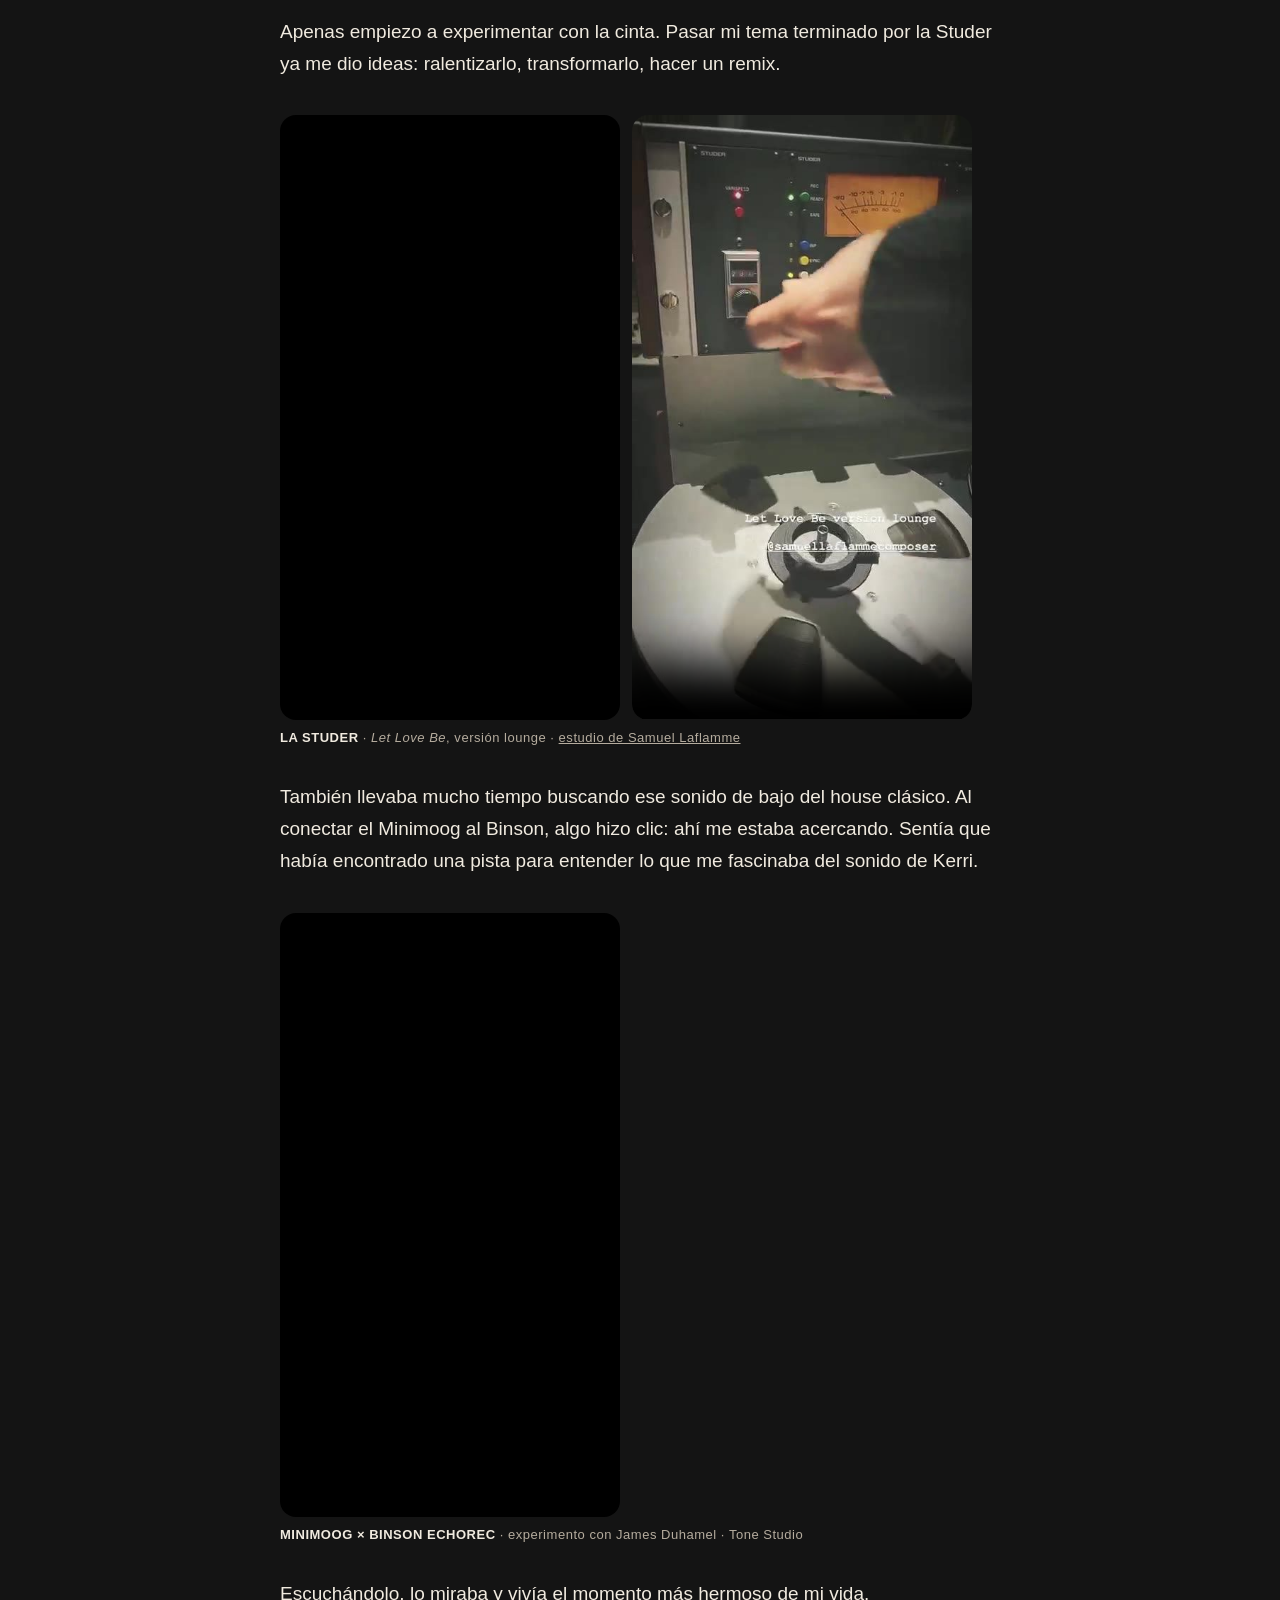
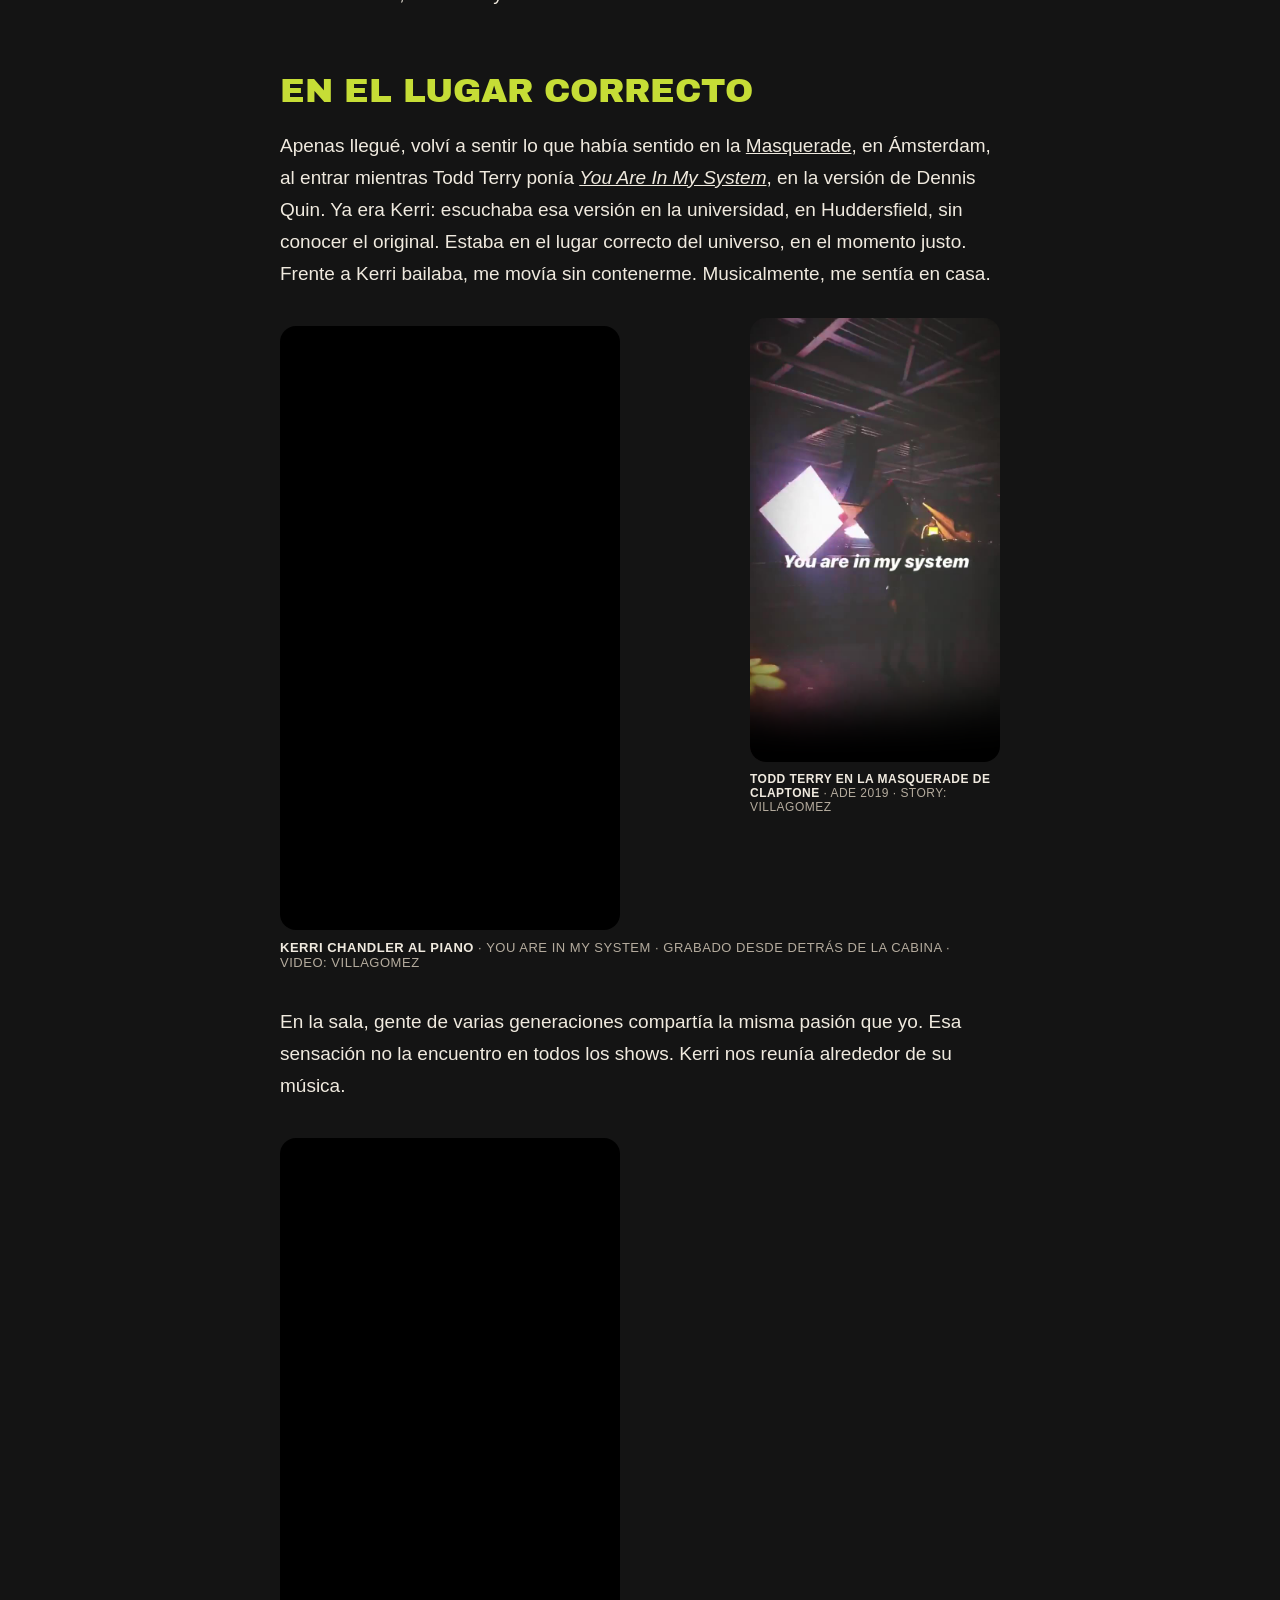
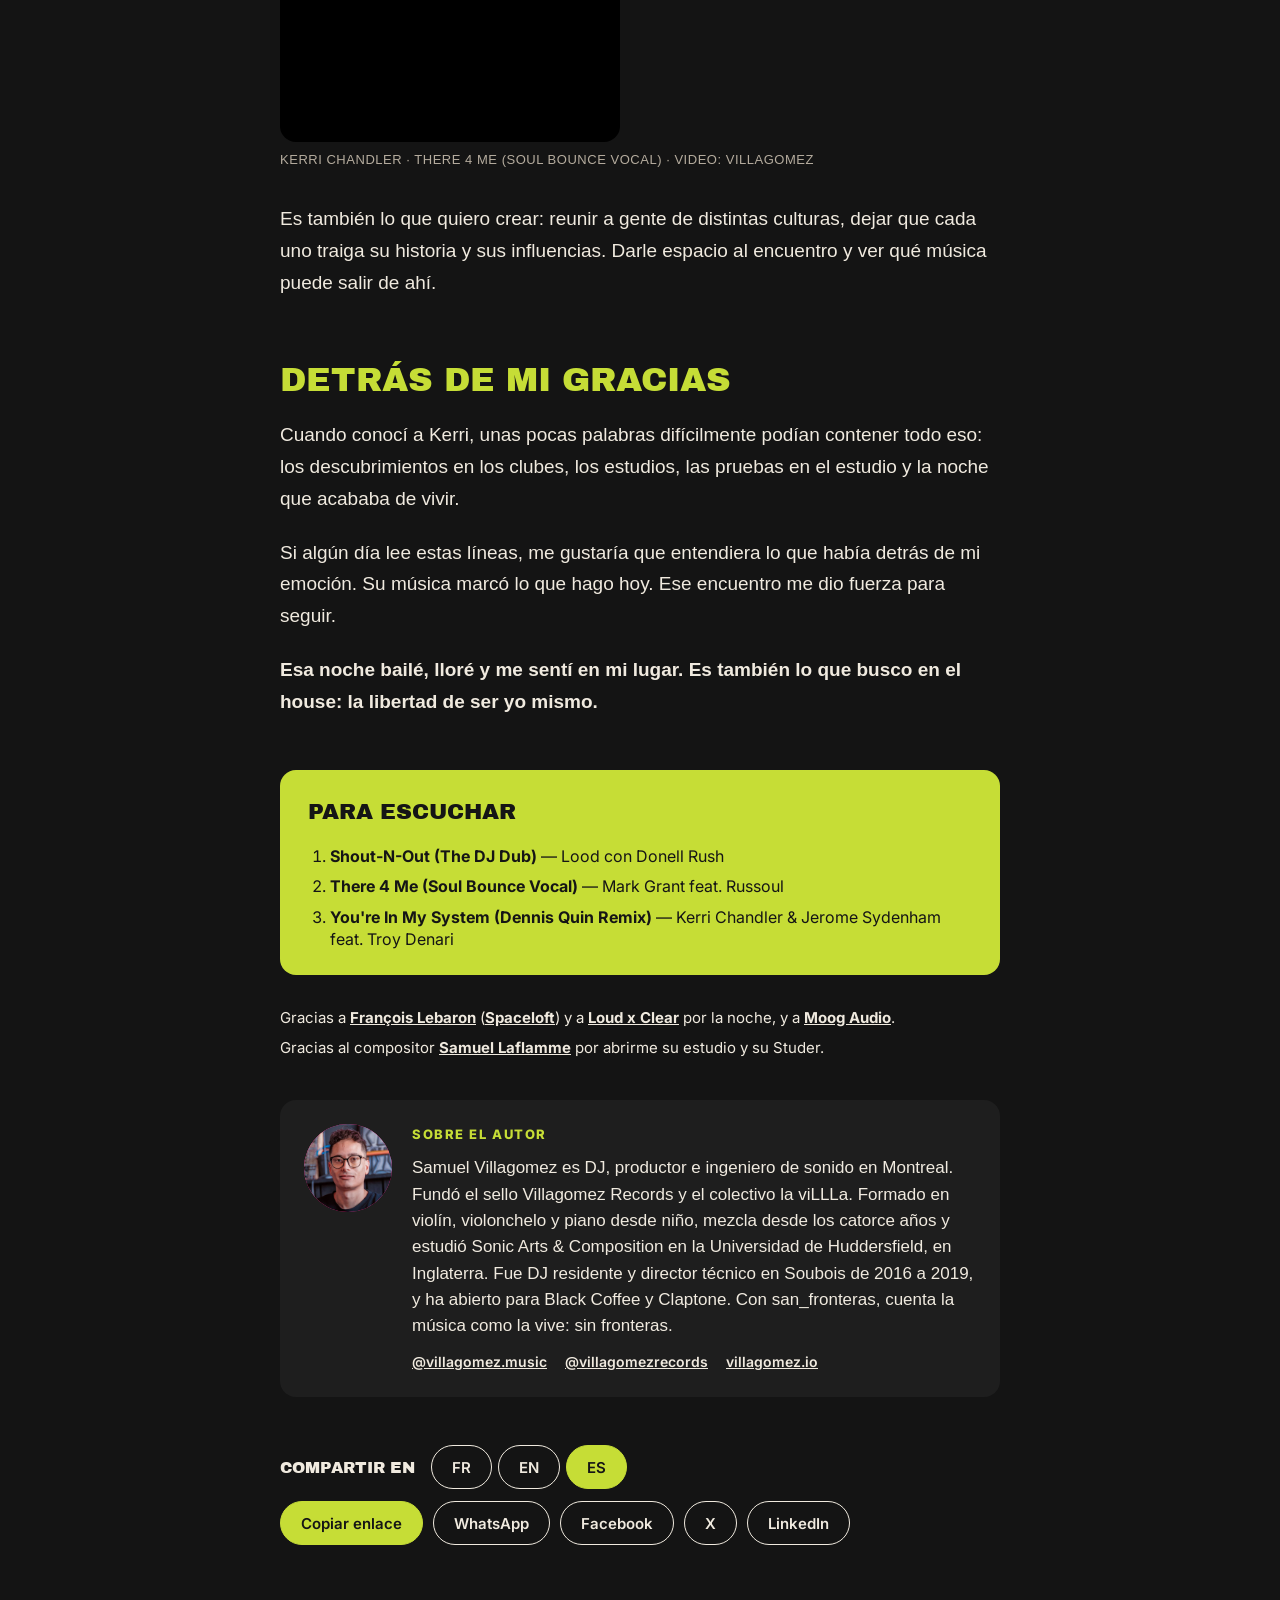
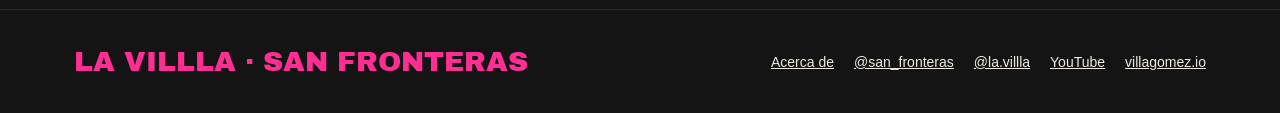
<file: sanfronteras/kerri-chandler/es/index.html>
<!doctype html>
<html lang="es">
<head>
<meta charset="utf-8">
<meta name="viewport" content="width=device-width, initial-scale=1">
<title>Frente a Kerri Chandler, me sentí en mi lugar — san_fronteras</title>
<meta name="description" content="Bailé y lloré durante una hora y media en medio de desconocidos.">
<meta name="robots" content="noindex, follow">
<link rel="canonical" href="https://villagomez.io/sanfronteras/kerri-chandler/">
<meta property="og:type" content="article">
<meta property="og:locale" content="es_ES">
<meta property="article:published_time" content="2026-11-13">
<meta property="og:site_name" content="san_fronteras · Sound &amp; Mindset">
<meta property="og:title" content="Frente a Kerri Chandler, me sentí en mi lugar">
<meta property="og:description" content="Bailé y lloré durante una hora y media en medio de desconocidos.">
<meta property="og:url" content="https://villagomez.io/sanfronteras/kerri-chandler/es/">
<meta property="og:image" content="https://villagomez.io/images/sanfronteras/kerri-chandler-apercu.jpg">
<meta property="og:image:width" content="1200"><meta property="og:image:height" content="630">
<meta name="twitter:card" content="summary_large_image">
<link rel="icon" href="/favicon.svg" type="image/svg+xml">
<script>location.replace('/sanfronteras/kerri-chandler/?lang=es' + location.hash);</script>
</head>
<body>
<p><a href="/sanfronteras/kerri-chandler/?lang=es">Leer el artículo : Frente a Kerri Chandler, me sentí en mi lugar</a></p>
</body>
</html>
</file>
